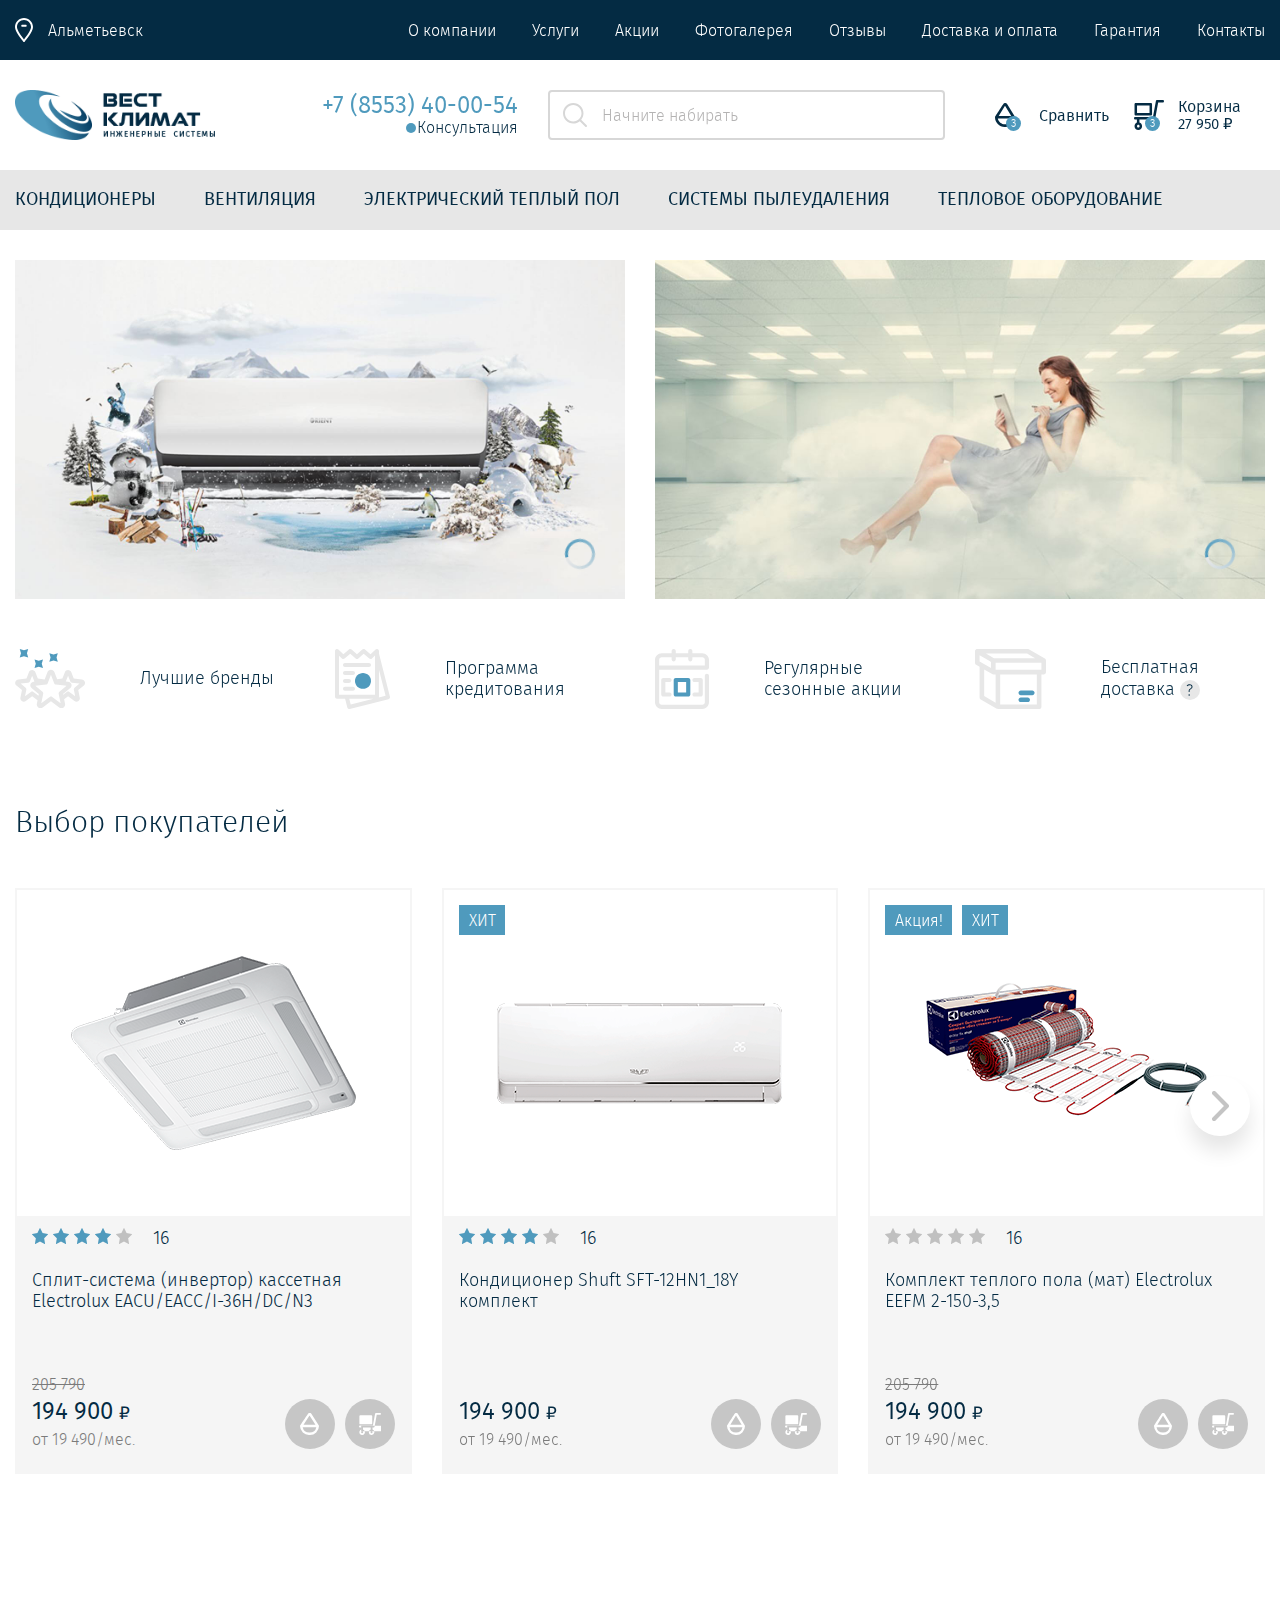
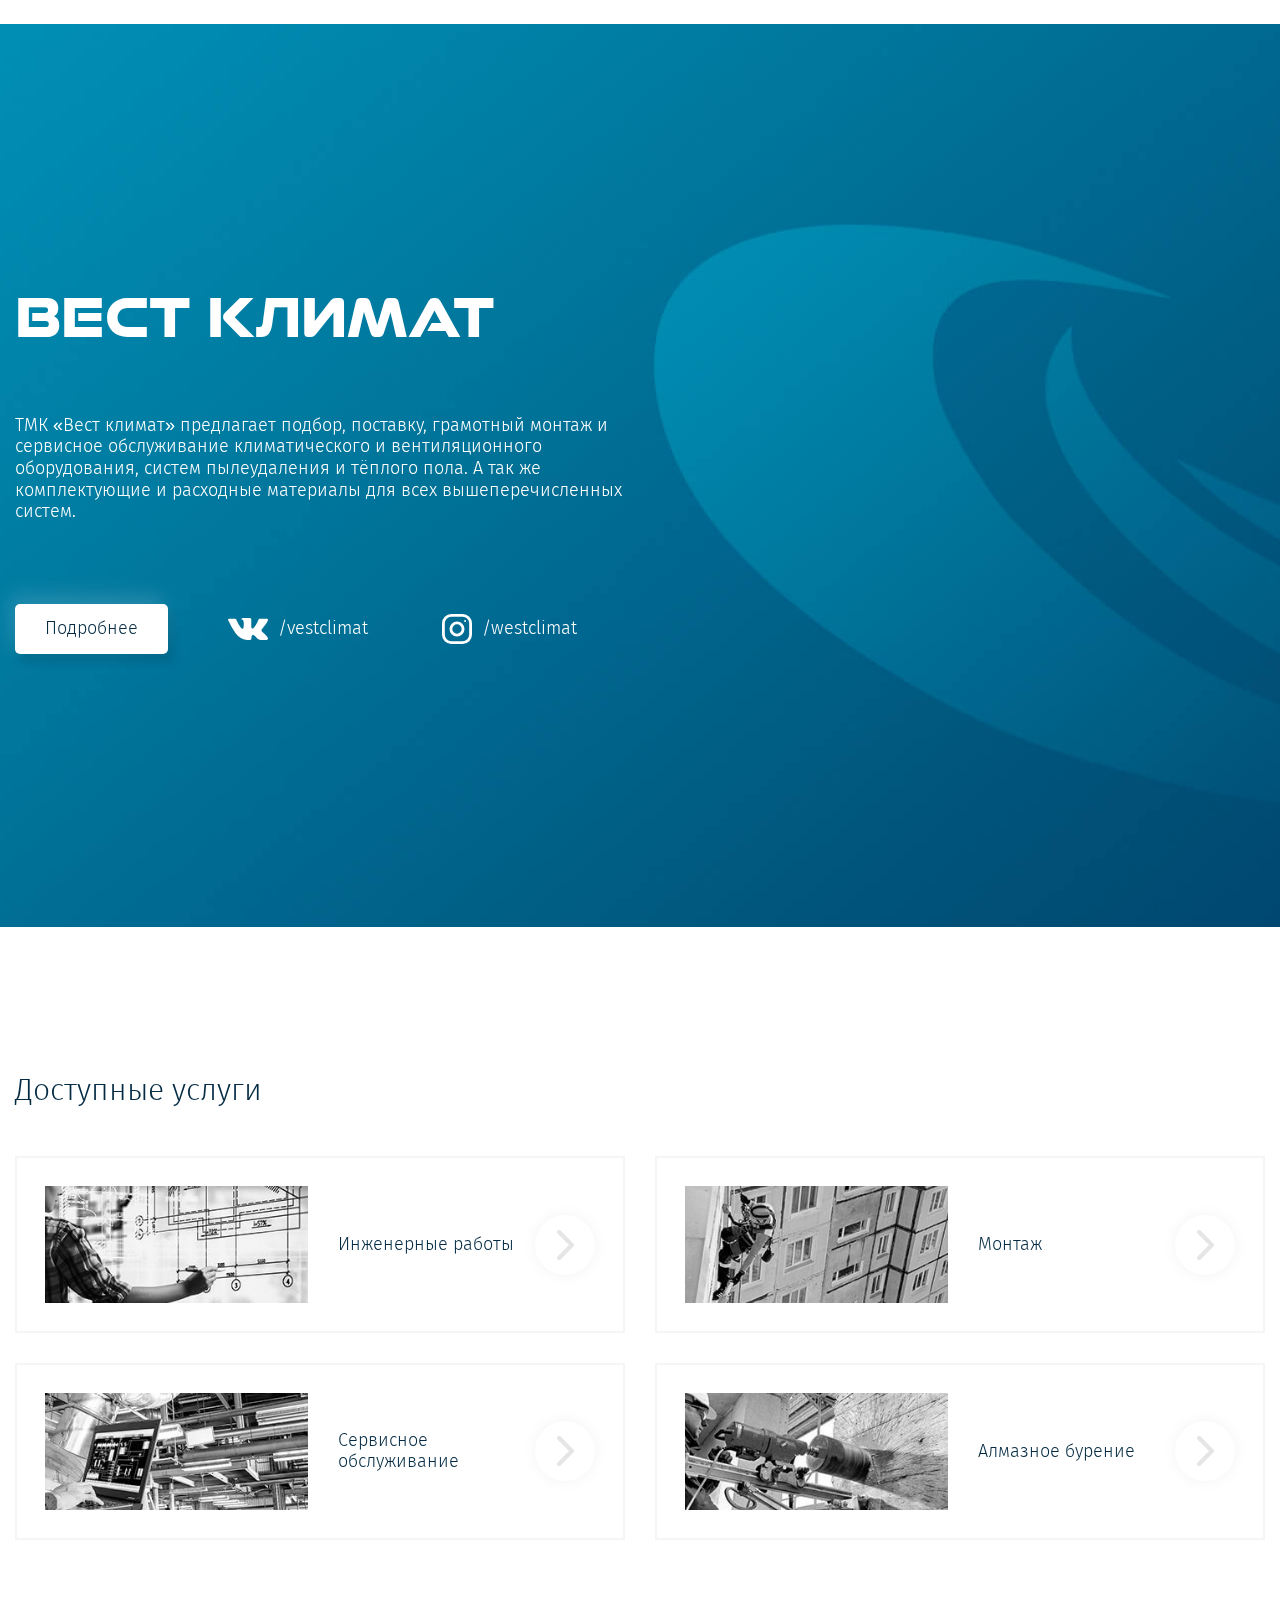
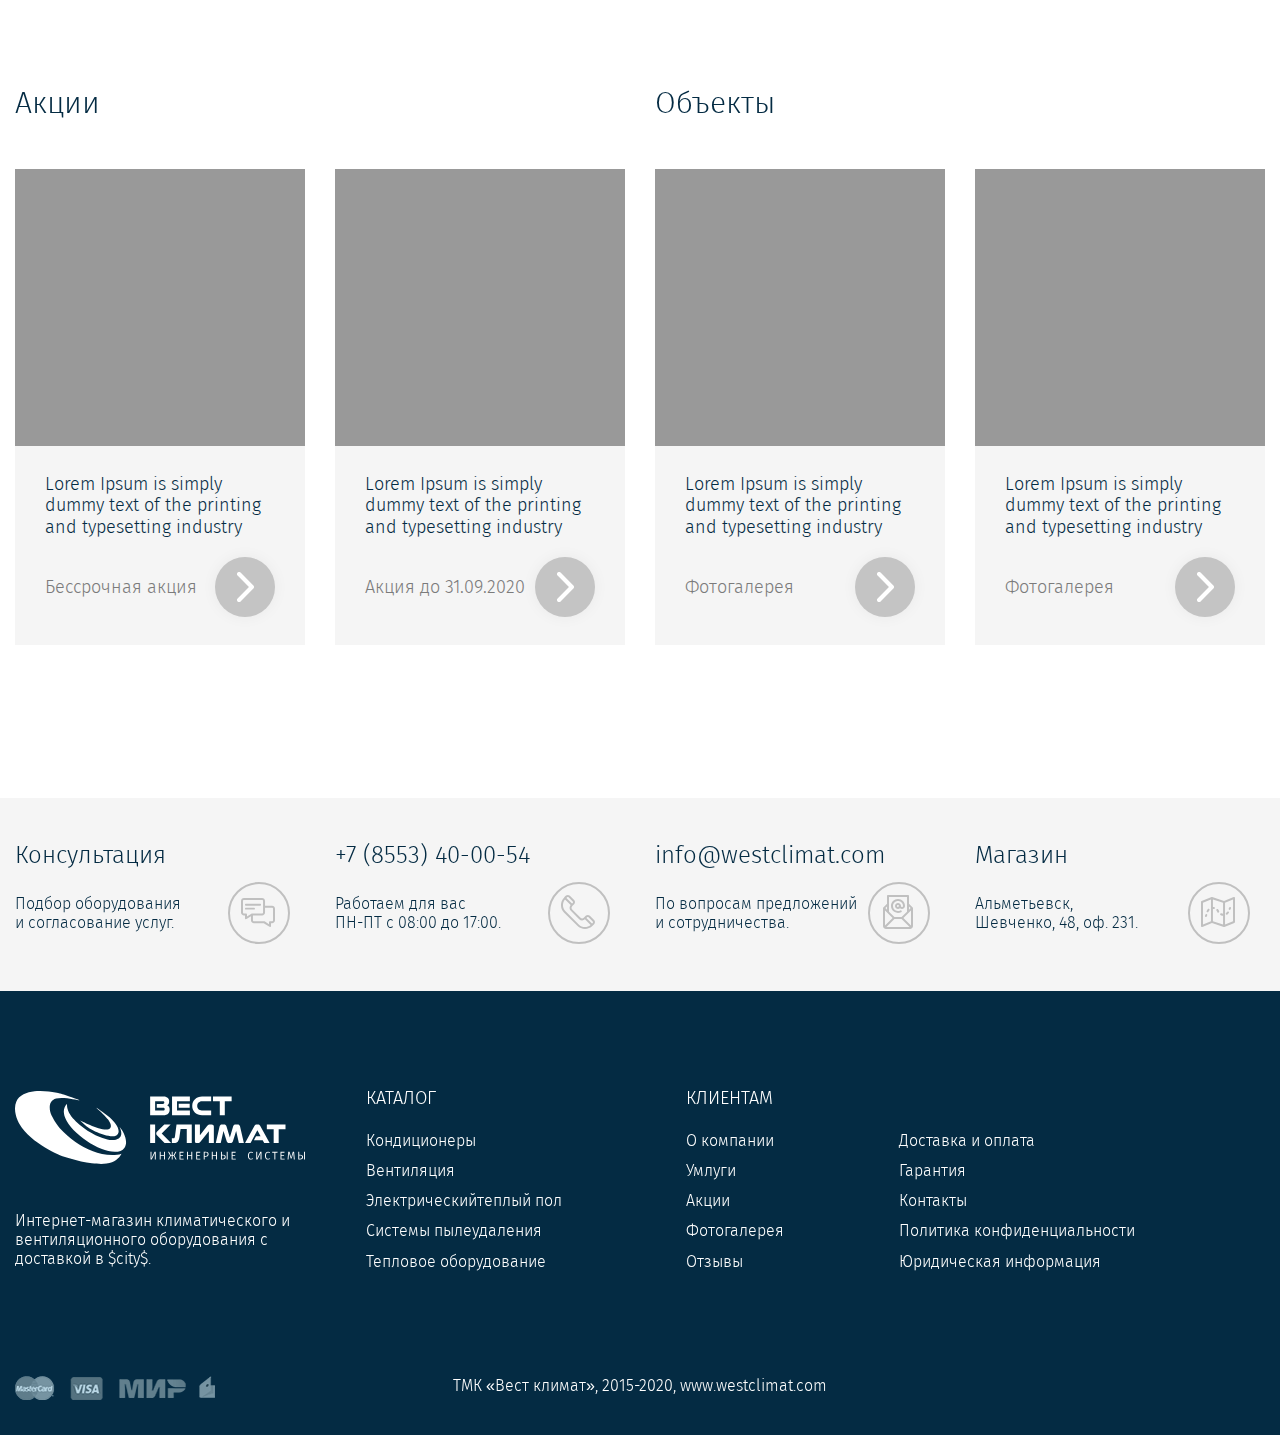
<file: index.html>
<!DOCTYPE html>
<html lang="ru">
<head>
  <meta charset="UTF-8">
  <meta name="viewport" content="width=device-width, initial-scale=1.0, shrink-to-fit=no">

  <title>ВЕСТ КЛИМАТ - Инженерные системы</title>

  <link rel="stylesheet" href="libs/bootstrap/css/bootstrap.min.css">
  <link rel="stylesheet" href="libs/swiper/swiper.min.css">
  <link rel="stylesheet" href="fonts/firasans/firasans.css">
  <link rel="stylesheet" href="css/style.css">
  <link rel="stylesheet" href="css/media.css">

  <script src="libs/jquery/jquery.min.js"></script>
  <script src="libs/bootstrap/js/bootstrap.bundle.min.js"></script>
  <script src="libs/swiper/swiper.min.js"></script>
</head>
<body>

<div class="header">
  <div class="header-top">
    <div class="container">
      <div class="flex space-between">
        <a href="javascript:void(0)" class="header-top-city">Альметьевск</a>
        <div class="header-top-list">
          <a class="header-top-link void" href="about.html">О компании</a>
          <a class="header-top-link void" href="services.html">Услуги</a>
          <a class="header-top-link void" href="stocks.html">Акции</a>
          <a class="header-top-link void" href="gallery.html">Фотогалерея</a>
          <a class="header-top-link void" href="reviews.html">Отзывы</a>
          <a class="header-top-link void" href="delivery.html">Доставка и оплата</a>
          <a class="header-top-link void" href="warranty.html">Гарантия</a>
          <a class="header-top-link void" href="contacts.html">Контакты</a>
        </div>
        <div class="responsive-item"><a href="tel:+78553400054" class="header-tel">+7 (8553) 40-00-54</a></div>
      </div>
    </div>
  </div>
  <div class="header-main">
    <div class="container">
      <div class="row row-center">
        <div class="col-lg-5">
          <div class="header-flex">
            <a href="/" class="header-logo">
              <img class="header-logo-src" src="images/logo.png" alt="ВЕСТ КЛИМАТ - Инженерные системы">
            </a>
  
            <div class="header-contact">
              <a href="tel:+78553400054" class="header-contact-link header-contact-tel">
                +7 (8553) 40-00-54
              </a>
              <a href="javascript:void(0)" class="header-contact-link header-contact-modal" data-toggle="modal" data-target="#consultModal">
                Консультация
              </a>
            </div>
          </div>
        </div>
        <div class="col-lg-4">
          <input type="text" class="header-search form-style" placeholder="Начните набирать">
        </div>
        <div class="col-lg-3">
          <div class="header-actions">
            <a href="javascript:void(0)" class="header-action has-items">
              <div class="header-action-icon">
                <img src="images/header-compare-icon.svg" alt="">
                <div class="header-action-count">3</div>
              </div>
              <div class="header-action-body">
                <div class="header-action-title">Сравнить</div>
              </div>
            </a>
            <a href="javascript:void(0)" class="header-action has-items">
              <div class="header-action-icon">
                <img src="images/header-cart.svg" alt="">
                <div class="header-action-count">3</div>
              </div>
              <div class="header-action-body">
                <div class="header-action-title">Корзина</div>
                <div class="header-action-total">27 950 ₽</div>
              </div>
            </a>
          </div>
        </div>
      </div>
    </div>
  </div>
  <div class="header-responsive">
    <div class="container">
      <div class="row row-responsive">
        <div class="col-logo">
          <a href="/" class="responsive-logo">
            <img class="responsive-logo-src" src="images/logo.png" alt="">
          </a>
        </div>
        <div class="col-btns">
          <a href="javascript:void(0)" class="responsive-btn search-button">
            <img class="responsive-btn-icon" src="images/header-search-icon.svg" alt="Поиск">
          </a>
          <a href="javascript:void(0)" class="responsive-btn">
            <img class="responsive-btn-icon" src="images/header-compare-icon.svg" alt="Сравнить">
            <div class="has-items-count">3</div>
          </a>
          <a href="javascript:void(0)" class="responsive-btn">
            <img class="responsive-btn-icon" src="images/header-cart.svg" alt="Корзина">
            <div class="has-items-count">3</div>
          </a>
        </div>
      </div>
    </div>
  </div>
  <div class="search-responsive">
    <div class="container">
      <form class="search-responsive-form"><input class="search-responsive-input" type="text" placeholder="Начните набирать..."></form>
    </div>
  </div>
  <div class="header-nav">
    <div class="container">
      <ul class="header-nav-list">
        <li class="header-nav-item drop-hover" data-nav-id="0">
          <a href="category.html" class="header-nav-link void">Кондиционеры</a>
          <div class="header-nav-drop" data-drop-id="0">
            <div class="container">
              <div class="row">
                <div class="col-lg-6">
                  <div class="nav-drop-inner nav-drop-catalog">
                    <div class="nav-drop-title">Каталог кондиционеров</div>
                    <div class="nav-drop-flex">
                      <ul class="nav-drop-list">
                        <li class="nav-drop-item">
                          <a href="javascript:void(0)" class="nav-drop-link">Мобильные</a>
                        </li>
                        <li class="nav-drop-item">
                          <a href="javascript:void(0)" class="nav-drop-link">Сплит-системы</a>
                          <ul class="nav-drop-sub">
                            <li class="nav-drop-sub-item">
                              <a href="javascript:void(0)" class="nav-drop-sub-link">Настенные</a>
                            </li>
                            <li class="nav-drop-sub-item">
                              <a href="javascript:void(0)" class="nav-drop-sub-link">Напольно-потолочные</a>
                            </li>
                            <li class="nav-drop-sub-item">
                              <a href="javascript:void(0)" class="nav-drop-sub-link">Кассетные</a>
                            </li>
                            <li class="nav-drop-sub-item">
                              <a href="javascript:void(0)" class="nav-drop-sub-link">Канальные</a>
                            </li>
                          </ul>
                        </li>
                      </ul>
                      <ul class="nav-drop-list">
                        <li class="nav-drop-item">
                          <a href="javascript:void(0)" class="nav-drop-link">Колонные</a>
                        </li>
                        <li class="nav-drop-item">
                          <a href="javascript:void(0)" class="nav-drop-link">Мультисплит-системы</a>
                        </li>
                        <li class="nav-drop-item">
                          <a href="javascript:void(0)" class="nav-drop-link">Расходные материалы</a>
                        </li>
                        <li class="nav-drop-item">
                          <a href="javascript:void(0)" class="nav-drop-link">Дополнительные аксесуры</a>
                        </li>
                      </ul>
                    </div>
                  </div>
                </div>
                <div class="col-lg-6">
                  <div class="nav-drop-inner">
                    <div class="nav-drop-title">Бренды</div>
                    <div class="nav-drop-flex">
                      <ul class="nav-drop-list nav-drop-list-right">
                        <li class="nav-drop-item">
                          <a href="javascript:void(0)" class="nav-drop-link">Ballu</a>
                        </li>
                        <li class="nav-drop-item">
                          <a href="javascript:void(0)" class="nav-drop-link">Elektrolux</a>
                        </li>
                        <li class="nav-drop-item">
                          <a href="javascript:void(0)" class="nav-drop-link">SHUFT</a>
                        </li>
                        <li class="nav-drop-item">
                          <a href="javascript:void(0)" class="nav-drop-link">Mitsubishi Electric</a>
                        </li>
                      </ul>
                      <ul class="nav-drop-list nav-drop-list-right">
                        <li class="nav-drop-item">
                          <a href="javascript:void(0)" class="nav-drop-link">Ballu</a>
                        </li>
                        <li class="nav-drop-item">
                          <a href="javascript:void(0)" class="nav-drop-link">Elektrolux</a>
                        </li>
                        <li class="nav-drop-item">
                          <a href="javascript:void(0)" class="nav-drop-link">SHUFT</a>
                        </li>
                        <li class="nav-drop-item">
                          <a href="javascript:void(0)" class="nav-drop-link">Mitsubishi Electric</a>
                        </li>
                      </ul>
                    </div>
                  </div>
                </div>
              </div>
            </div>
          </div>
        </li>
        <li class="header-nav-item">
          <a href="category.html" class="header-nav-link void">Вентиляция</a>
        </li>
        <li class="header-nav-item">
          <a href="category.html" class="header-nav-link void">Электрический теплый пол</a>
        </li>
        <li class="header-nav-item">
          <a href="category.html" class="header-nav-link void">Системы пылеудаления</a>
        </li>
        <li class="header-nav-item">
          <a href="category.html" class="header-nav-link void">Тепловое оборудование</a>
        </li>
      </ul>
    </div>
  </div>
</div>

<div class="header-burger">
  <div class="burger-line line-1"></div>
  <div class="burger-line line-2"></div>
  <div class="burger-line line-3"></div>
</div>

<div class="top-sliders">
  <div class="container">
    <div class="row">
      <div class="col-md-6">
        <div class="slider-top slider-top-left swiper-container">
          <div class="swiper-wrapper">
            <div class="swiper-slide slider-top-slide" 
                style="background-image: url(images/slider-1-slide.jpg);"></div>
          </div>
          <div class="slider-top-ellipse"><img src="images/top-slider-ellipse.png" alt=""></div>
        </div>
      </div>
      <div class="col-md-6">
        <div class="slider-top slider-top-right swiper-container">
          <div class="swiper-wrapper">
            <div class="swiper-slide slider-top-slide" 
                style="background-image: url(images/slider-2-slide.jpg);"></div>
          </div>
          <div class="slider-top-ellipse"><img src="images/top-slider-ellipse.png" alt=""></div>
        </div>
      </div>
    </div>
  </div>
</div>

<div class="advantage">
  <div class="container">
    <div class="row">
      <div class="col-lg-3 col-md-6 col-advantage">
        <div class="advantage-item">
          <img src="images/preim-icons/rating.svg" alt="Лучшие бренды" class="advantage-icon">
          <div class="advantage-title">Лучшие бренды</div>
        </div>
      </div>
      <div class="col-lg-3 col-md-6 col-advantage">
        <div class="advantage-item">
          <img src="images/preim-icons/invoice.svg" alt="Программа кредитования" class="advantage-icon">
          <div class="advantage-title">Программа кредитования</div>
        </div>
      </div>
      <div class="col-lg-3 col-md-6 col-advantage">
        <div class="advantage-item">
          <img src="images/preim-icons/calendar.svg" alt="Регулярные сезонные акции" class="advantage-icon">
          <div class="advantage-title">Регулярные сезонные акции</div>
        </div>
      </div>
      <div class="col-lg-3 col-md-6 col-advantage">
        <div class="advantage-item">
          <img src="images/preim-icons/box.svg" alt="Бесплатная доставка" class="advantage-icon">
          <div class="advantage-title">Бесплатная доставка <img src="images/tooltip-hint.svg" alt=""></div>
        </div>
      </div>
    </div>
  </div>
</div>

<div class="products-list">
  <div class="container">
    <div class="section-heading">Выбор покупателей</div>
    <div class="products-slider-wrap">
      <div class="products-slider swiper-container">
        <div class="swiper-wrapper">
          <div class="swiper-slide">
            <div class="product-item">
              <a href="javascript:void(0)" class="product-preview" style="background-image: url(images/products/1.png);"></a>
              <div class="product-body">
                <div class="product-rating">
                  <div class="product-rating-list">
                    <div class="product-rating-item active"></div>
                    <div class="product-rating-item active"></div>
                    <div class="product-rating-item active"></div>
                    <div class="product-rating-item active"></div>
                    <div class="product-rating-item"></div>
                  </div>
  
                  <div class="product-rating-count">16</div>
                </div>
                <a href="javascript:void(0)" class="product-name">
                  Сплит-система (инвертор) кассетная Electrolux EACU/EACС/I-36H/DC/N3
                </a>
                <div class="product-flex">
                  <div class="product-flex-item">
                    <div class="product-price">
                      <div class="product-price-old">205 790</div>
                      <div class="product-price-new">194 900 <span>₽</span></div>
                      <div class="product-price-credit">от 19 490/мес.</div>
                    </div>
                  </div>
                  <div class="product-flex-item product-flex-end">
                    <div class="product-btns">
                      <a href="javascript:void(0)" class="product-btn">
                        <img src="images/products/product-btn-1.svg" alt="">
                      </a>
                      <a href="javascript:void(0)" class="product-btn">
                        <img src="images/products/product-btn-2.svg" alt="">
                      </a>
                    </div>
                  </div>
                </div>
              </div>
            </div>
          </div>
          <div class="swiper-slide">
            <div class="product-item">
              <a href="javascript:void(0)" class="product-preview" style="background-image: url(images/products/2.png);"></a>
              <div class="product-body">
                <div class="product-rating">
                  <div class="product-rating-list">
                    <div class="product-rating-item active"></div>
                    <div class="product-rating-item active"></div>
                    <div class="product-rating-item active"></div>
                    <div class="product-rating-item active"></div>
                    <div class="product-rating-item"></div>
                  </div>
  
                  <div class="product-rating-count">16</div>
                </div>
                <a href="javascript:void(0)" class="product-name">
                  Кондиционер Shuft SFT-12HN1_18Y комплект
                </a>
                <div class="product-flex">
                  <div class="product-flex-item">
                    <div class="product-price">
                      <div class="product-price-new">194 900 <span>₽</span></div>
                      <div class="product-price-credit">от 19 490/мес.</div>
                    </div>
                  </div>
                  <div class="product-flex-item product-flex-end">
                    <div class="product-btns">
                      <a href="javascript:void(0)" class="product-btn">
                        <img src="images/products/product-btn-1.svg" alt="">
                      </a>
                      <a href="javascript:void(0)" class="product-btn">
                        <img src="images/products/product-btn-2.svg" alt="">
                      </a>
                    </div>
                  </div>
                </div>
              </div>
              <div class="product-labels">
                <div class="product-labels-item">ХИТ</div>
              </div>
            </div>
          </div>
          <div class="swiper-slide">
            <div class="product-item">
              <a href="javascript:void(0)" class="product-preview" style="background-image: url(images/products/3.png);"></a>
              <div class="product-body">
                <div class="product-rating">
                  <div class="product-rating-list">
                    <div class="product-rating-item"></div>
                    <div class="product-rating-item"></div>
                    <div class="product-rating-item"></div>
                    <div class="product-rating-item"></div>
                    <div class="product-rating-item"></div>
                  </div>
  
                  <div class="product-rating-count">16</div>
                </div>
                <a href="javascript:void(0)" class="product-name">
                  Комплект теплого пола (мат) Electrolux EEFM 2-150-3,5
                </a>
                <div class="product-flex">
                  <div class="product-flex-item">
                    <div class="product-price">
                      <div class="product-price-old">205 790</div>
                      <div class="product-price-new">194 900 <span>₽</span></div>
                      <div class="product-price-credit">от 19 490/мес.</div>
                    </div>
                  </div>
                  <div class="product-flex-item product-flex-end">
                    <div class="product-btns">
                      <a href="javascript:void(0)" class="product-btn">
                        <img src="images/products/product-btn-1.svg" alt="">
                      </a>
                      <a href="javascript:void(0)" class="product-btn">
                        <img src="images/products/product-btn-2.svg" alt="">
                      </a>
                    </div>
                  </div>
                </div>
              </div>
              <div class="product-labels">
                <div class="product-labels-item">Акция!</div>
                <div class="product-labels-item">ХИТ</div>
              </div>
            </div>
          </div>
          <div class="swiper-slide">
            <div class="product-item">
              <a href="javascript:void(0)" class="product-preview" style="background-image: url(images/products/4.png);"></a>
              <div class="product-body">
                <div class="product-rating">
                  <div class="product-rating-list">
                    <div class="product-rating-item"></div>
                    <div class="product-rating-item"></div>
                    <div class="product-rating-item"></div>
                    <div class="product-rating-item"></div>
                    <div class="product-rating-item"></div>
                  </div>
  
                  <div class="product-rating-count">16</div>
                </div>
                <a href="javascript:void(0)" class="product-name">
                  Сплит-система колонная Ballu BFL-24HN1_16Y
                </a>
                <div class="product-flex">
                  <div class="product-flex-item">
                    <div class="product-price">
                      <div class="product-price-new">194 900 <span>₽</span></div>
                      <div class="product-price-credit">от 19 490/мес.</div>
                    </div>
                  </div>
                  <div class="product-flex-item product-flex-end">
                    <div class="product-btns">
                      <a href="javascript:void(0)" class="product-btn">
                        <img src="images/products/product-btn-1.svg" alt="">
                      </a>
                      <a href="javascript:void(0)" class="product-btn">
                        <img src="images/products/product-btn-2.svg" alt="">
                      </a>
                    </div>
                  </div>
                </div>
              </div>
            </div>
          </div>
        </div>
      </div>

      <div class="products-pagination">
        <div class="products-pagination-item products-prev"></div>
        <div class="products-pagination-item products-next"></div>
      </div>
    </div>
  </div>
</div>

<div class="section-brand">
  <div class="container">
    <div class="row">
      <div class="col-lg-6">
        <div class="brand-heading">Вест климат</div>

        <p class="brand-p">
          ТМК «Вест климат» предлагает подбор, поставку, грамотный монтаж и 
          сервисное обслуживание климатического и вентиляционного 
          оборудования, систем пылеудаления и тёплого пола. А так же 
          комплектующие и расходные материалы для всех 
          вышеперечисленных систем.
        </p>
      </div>

      <div class="col-lg-6"></div>

      <div class="col-lg-6 col-brand">
        <div class="brand-flex">
          <div class="brand-flex-item">
            <a href="javascript:void(0)" class="brand-btn brand-link">Подробнее</a>
          </div>
          <div class="brand-flex-item">
            <a href="https://vk.com/vestclimat" class="brand-contact brand-link" target="_blank"><img src="images/vk-icon.svg" alt="/link"> /vestclimat</a>
          </div>
          <div class="brand-flex-item">
            <a href="https://instagram.com/westclimat" class="brand-contact brand-link" target="_blank"><img src="images/ig-icon.svg" alt="/link"> /westclimat</a>
          </div>
        </div>
      </div>
    </div>
  </div>
</div>

<div class="services">
  <div class="container">
    <div class="section-heading">Доступные услуги</div>

    <div class="row row-services">
      <div class="col-lg-6 col-services">
        <a href="javascript:void(0)" class="services-item">
          <div class="services-item-image" style="background-image: url(images/services/1.jpg);"></div>
          <div class="services-item-name">Инженерные работы</div>
          <div class="services-arrow"></div>
        </a>
      </div>
      <div class="col-lg-6 col-services">
        <a href="javascript:void(0)" class="services-item">
          <div class="services-item-image" style="background-image: url(images/services/2.jpg);"></div>
          <div class="services-item-name">Монтаж</div>
          <div class="services-arrow"></div>
        </a>
      </div>
      <div class="col-lg-6 col-services">
        <a href="javascript:void(0)" class="services-item">
          <div class="services-item-image" style="background-image: url(images/services/3.jpg);"></div>
          <div class="services-item-name">Сервисное обслуживание</div>
          <div class="services-arrow"></div>
        </a>
      </div>
      <div class="col-lg-6 col-services">
        <a href="javascript:void(0)" class="services-item">
          <div class="services-item-image" style="background-image: url(images/services/4.jpg);"></div>
          <div class="services-item-name">Алмазное бурение</div>
          <div class="services-arrow"></div>
        </a>
      </div>
    </div>
  </div>
</div>

<div class="stocks-objects">
  <div class="container">
    <div class="row">
      <div class="col-lg-6">
        <div class="section-heading">Акции</div>
        <div class="row row-posts">
          <div class="col-lg-6 col-md-6 col-post">
            <a href="javascript:void(0)" class="post-item">
              <div class="post-photo"></div>
              <div class="post-body">
                <div class="post-name">
                  Lorem Ipsum is simply dummy text 
                  of the printing and typesetting 
                  industry
                </div>
                <div class="post-footer">
                  <div class="post-footer-desc">
                    <span>Бессрочная акция</span>
                  </div>
                  <div class="post-arrow"></div>
                </div>
              </div>
            </a>
          </div>
          <div class="col-lg-6 col-md-6 col-post">
            <a href="javascript:void(0)" class="post-item">
              <div class="post-photo"></div>
              <div class="post-body">
                <div class="post-name">
                  Lorem Ipsum is simply dummy text 
                  of the printing and typesetting 
                  industry
                </div>
                <div class="post-footer">
                  <div class="post-footer-desc">
                    <span>Акция до 31.09.2020</span>
                  </div>
                  <div class="post-arrow"></div>
                </div>
              </div>
            </a>
          </div>
        </div>
      </div>
      <div class="col-lg-6">
        <div class="section-heading">Объекты</div>
        <div class="row row-posts">
          <div class="col-lg-6 col-md-6 col-post">
            <a href="javascript:void(0)" class="post-item">
              <div class="post-photo"></div>
              <div class="post-body">
                <div class="post-name">
                  Lorem Ipsum is simply dummy text 
                  of the printing and typesetting 
                  industry
                </div>
                <div class="post-footer">
                  <div class="post-footer-desc">
                    <span>Фотогалерея</span>
                  </div>
                  <div class="post-arrow"></div>
                </div>
              </div>
            </a>
          </div>
          <div class="col-lg-6 col-md-6 col-post">
            <a href="javascript:void(0)" class="post-item">
              <div class="post-photo"></div>
              <div class="post-body">
                <div class="post-name">
                  Lorem Ipsum is simply dummy text 
                  of the printing and typesetting 
                  industry
                </div>
                <div class="post-footer">
                  <div class="post-footer-desc">
                    <span>Фотогалерея</span>
                  </div>
                  <div class="post-arrow"></div>
                </div>
              </div>
            </a>
          </div>
        </div>
      </div>
    </div>
  </div>
</div>

<div class="contacts">
  <div class="container">
    <div class="row">
      <div class="col-lg-3 col-md-6 col-contacts">
        <div class="contacts-item">
          <div class="section-heading heading-accent">
            Консультация
          </div>
          <div class="contacts-flex">
            <div class="contacts-item-desc">
              Подбор оборудования <br>
              и согласование услуг.
            </div>
            <div class="contacts-item-icon">
              <img src="images/contacts/1.svg" class="contacts-icon" alt="Подбор оборудования и согласование услуг.">
            </div>
          </div>
        </div>
      </div>
      <div class="col-lg-3 col-md-6 col-contacts">
        <div class="contacts-item">
          <div class="section-heading heading-accent">
            +7 (8553) 40-00-54
          </div>
          <div class="contacts-flex">
            <div class="contacts-item-desc">
              Работаем для вас <br>
              ПН-ПТ с 08:00 до 17:00.
            </div>
            <div class="contacts-item-icon">
              <img src="images/contacts/2.svg" class="contacts-icon" alt="Работаем для вас ПН-ПТ с 08:00 до 17:00.">
            </div>
          </div>
        </div>
      </div>
      <div class="col-lg-3 col-md-6 col-contacts">
        <div class="contacts-item">
          <div class="section-heading heading-accent">
            info@westclimat.com
          </div>
          <div class="contacts-flex">
            <div class="contacts-item-desc">
              По вопросам предложений <br>
              и сотрудничества.
            </div>
            <div class="contacts-item-icon">
              <img src="images/contacts/3.svg" class="contacts-icon" alt="По вопросам предложений и сотрудничества.">
            </div>
          </div>
        </div>
      </div>
      <div class="col-lg-3 col-md-6 col-contacts">
        <div class="contacts-item">
          <div class="section-heading heading-accent">
            Магазин
          </div>
          <div class="contacts-flex">
            <div class="contacts-item-desc">
              Альметьевск, <br>
              Шевченко, 48, оф. 231.
            </div>
            <div class="contacts-item-icon">
              <img src="images/contacts/4.svg" class="contacts-icon" alt="Альметьевск, Шевченко, 48, оф. 231.">
            </div>
          </div>
        </div>
      </div>
    </div>
  </div>
</div>

<div class="footer">
  <div class="container">
    <div class="row">
      <div class="col-lg-3 col-md-6">
        <a href="javascript:void(0)" class="footer-logo">
          <img src="images/footer-logo.svg" alt="title" class="footer-logo-src">
        </a>

        <div class="footer-description">
          Интернет-магазин климатического и <br>
          вентиляционного оборудования с <br>
          доставкой в $city$.
        </div>
      </div>
      <div class="col-lg-3 col-md-6 col-footer">
        <div class="footer-title">Каталог</div>
        <ul class="footer-list">
          <li class="footer-list-item"><a href="javascript:void(0)" class="footer-list-link">Кондиционеры</a></li>
          <li class="footer-list-item"><a href="javascript:void(0)" class="footer-list-link">Вентиляция</a></li>
          <li class="footer-list-item"><a href="javascript:void(0)" class="footer-list-link">Электрическийтеплый пол</a></li>
          <li class="footer-list-item"><a href="javascript:void(0)" class="footer-list-link">Системы пылеудаления</a></li>
          <li class="footer-list-item"><a href="javascript:void(0)" class="footer-list-link">Тепловое оборудование</a></li>
        </ul>
      </div>
      <div class="col-lg-2 col-md-6 col-footer">
        <div class="footer-title">Клиентам</div>
        <ul class="footer-list">
          <li class="footer-list-item"><a href="javascript:void(0)" class="footer-list-link">О компании</a></li>
          <li class="footer-list-item"><a href="javascript:void(0)" class="footer-list-link">Умлуги</a></li>
          <li class="footer-list-item"><a href="javascript:void(0)" class="footer-list-link">Акции</a></li>
          <li class="footer-list-item"><a href="javascript:void(0)" class="footer-list-link">Фотогалерея</a></li>
          <li class="footer-list-item"><a href="javascript:void(0)" class="footer-list-link">Отзывы</a></li>
        </ul>
      </div>
      <div class="col-lg-4 col-md-6 col-footer">
        <div class="footer-title" data-empty>&nbsp;</div>
        <ul class="footer-list">
          <li class="footer-list-item"><a href="javascript:void(0)" class="footer-list-link">Доставка и оплата</a></li>
          <li class="footer-list-item"><a href="javascript:void(0)" class="footer-list-link">Гарантия</a></li>
          <li class="footer-list-item"><a href="javascript:void(0)" class="footer-list-link">Контакты</a></li>
          <li class="footer-list-item"><a href="javascript:void(0)" class="footer-list-link">Политика конфиденциальности</a></li>
          <li class="footer-list-item"><a href="javascript:void(0)" class="footer-list-link">Юридическая информация</a></li>
        </ul>
      </div>
    </div>

    <div class="footer-copyright">
      <img src="images/payments.png" class="footer-payments" alt=""> ТМК «Вест климат», 2015-2020, www.westclimat.com
    </div>
  </div>
</div>

<!-- Consult Modal -->
<div class="modal modal-custom fade" id="consultModal" data-backdrop="false" tabindex="-1" role="dialog" aria-hidden="true">
  <div class="modal-dialog modal-dialog-custom modal-dialog-centered">
    <div class="modal-content modal-content-custom">
      <div class="modal-custom-head">
        <div class="modal-custom-title">Консультация <div class="modal-custom-close" data-dismiss="modal"><img src="images/modal-close.svg" alt=""></div></div>
      </div>
      <div class="modal-custom-body">
        <p>
          Подбор оборудования и услуг по Вашим требованиям и бюджету. <br>
          Оставьте заявку прямо сейчас!
        </p>

        <form class="modal-form">
          <input type="text" class="modal-form-input" placeholder="Имя">
          <input type="text" class="modal-form-input" placeholder="Телефон">
          <button class="modal-form-button" type="submit">
            Оставить заявку
          </button>

          <div class="modal-agree">
            Нажимая на кнопку “Оставть заявку”,<br>
            Вы соглашаетесь на обратотку персональных данных.
          </div>
        </form>
      </div>
    </div>
  </div>
</div>

<div class="overlay"></div>

<script src="libs/main.js"></script>
</body>
</html>
</file>
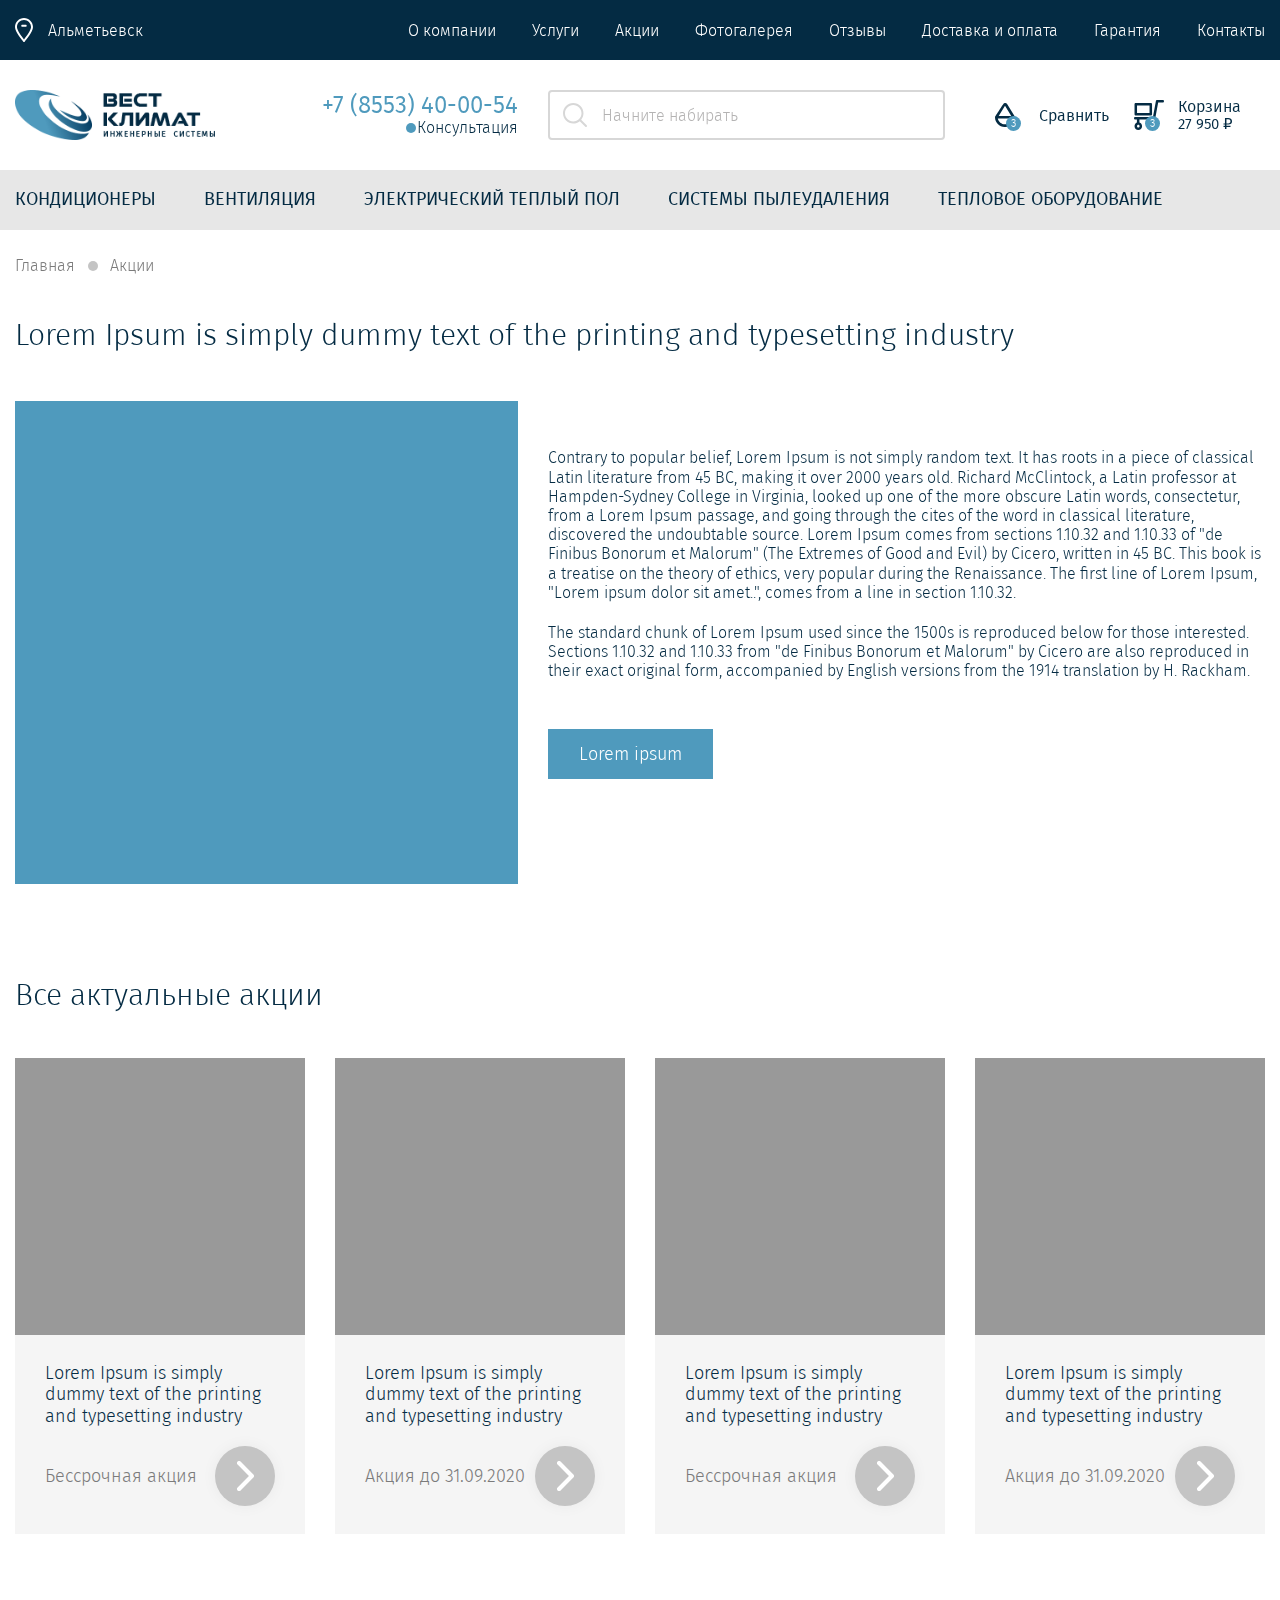
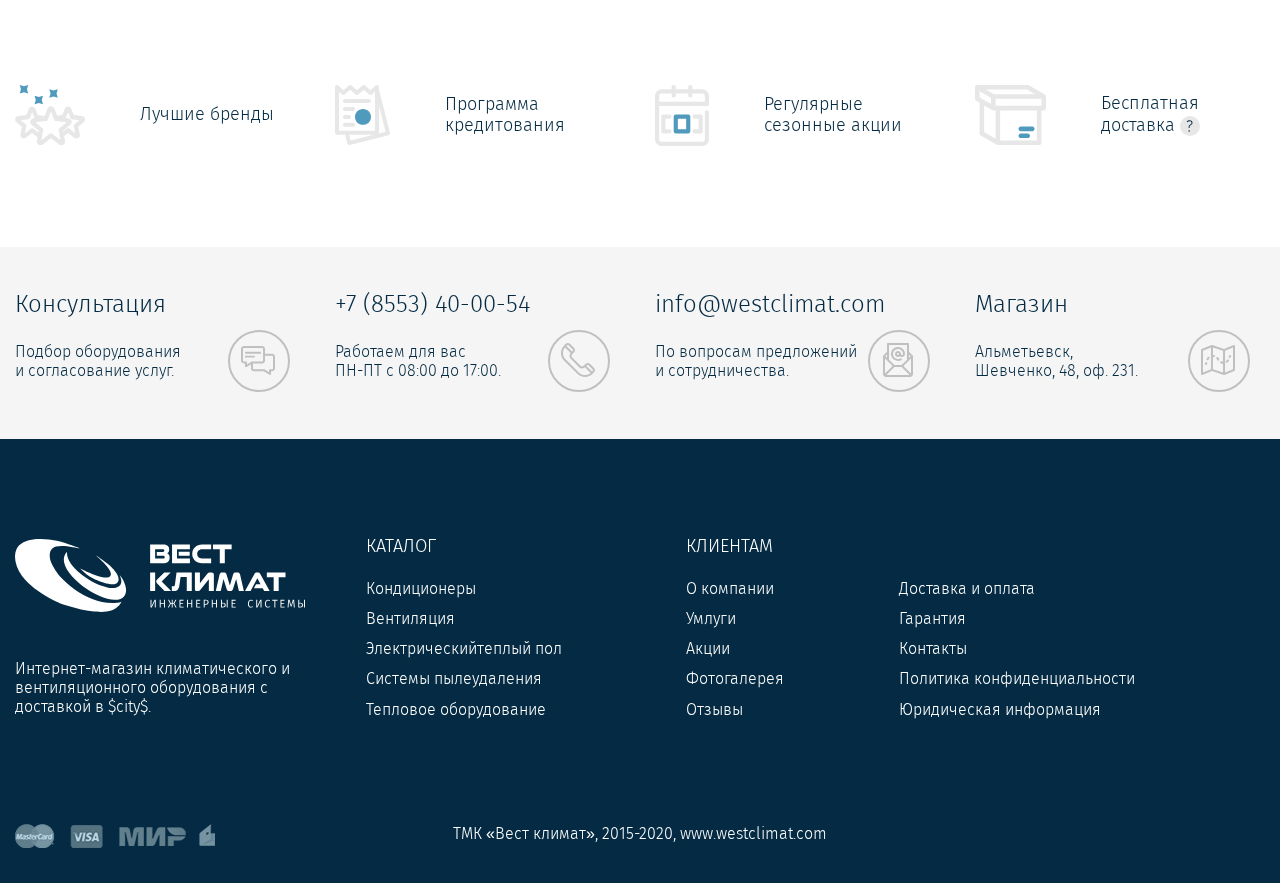
<file: akcii-kartochka.html>
<!DOCTYPE html>
<html lang="ru">
<head>
  <meta charset="UTF-8">
  <meta name="viewport" content="width=device-width, initial-scale=1.0, shrink-to-fit=no">

  <title>ВЕСТ КЛИМАТ - Инженерные системы</title>

  <link rel="stylesheet" href="libs/bootstrap/css/bootstrap.min.css">
  <link rel="stylesheet" href="libs/swiper/swiper.min.css">
  <link rel="stylesheet" href="fonts/firasans/firasans.css">
  <link rel="stylesheet" href="css/style.css">
  <link rel="stylesheet" href="css/media.css">

  <script src="libs/jquery/jquery.min.js"></script>
  <script src="libs/bootstrap/js/bootstrap.bundle.min.js"></script>
  <script src="libs/swiper/swiper.min.js"></script>
</head>
<body>

<div class="header">
  <div class="header-top">
  <div class="container">
    <div class="flex space-between">
    <a href="javascript:void(0)" class="header-top-city">Альметьевск</a>
    <div class="header-top-list">
      <a class="header-top-link void" href="about.html">О компании</a>
      <a class="header-top-link void" href="services.html">Услуги</a>
      <a class="header-top-link void" href="stocks.html">Акции</a>
      <a class="header-top-link void" href="gallery.html">Фотогалерея</a>
      <a class="header-top-link void" href="reviews.html">Отзывы</a>
      <a class="header-top-link void" href="delivery.html">Доставка и оплата</a>
      <a class="header-top-link void" href="warranty.html">Гарантия</a>
      <a class="header-top-link void" href="contacts.html">Контакты</a>
    </div>
    <div class="responsive-item"><a href="tel:+78553400054" class="header-tel">+7 (8553) 40-00-54</a></div>
    </div>
  </div>
  </div>
  <div class="header-main">
  <div class="container">
    <div class="row row-center">
    <div class="col-lg-5">
      <div class="header-flex">
      <a href="/" class="header-logo">
        <img class="header-logo-src" src="images/logo.png" alt="ВЕСТ КЛИМАТ - Инженерные системы">
      </a>
  
      <div class="header-contact">
        <a href="tel:+78553400054" class="header-contact-link header-contact-tel">
        +7 (8553) 40-00-54
        </a>
        <a href="javascript:void(0)" class="header-contact-link header-contact-modal" data-toggle="modal" data-target="#consultModal">
        Консультация
        </a>
      </div>
      </div>
    </div>
    <div class="col-lg-4">
      <input type="text" class="header-search form-style" placeholder="Начните набирать">
    </div>
    <div class="col-lg-3">
      <div class="header-actions">
      <a href="javascript:void(0)" class="header-action has-items">
        <div class="header-action-icon">
        <img src="images/header-compare-icon.svg" alt="">
        <div class="header-action-count">3</div>
        </div>
        <div class="header-action-body">
        <div class="header-action-title">Сравнить</div>
        </div>
      </a>
      <a href="javascript:void(0)" class="header-action has-items">
        <div class="header-action-icon">
        <img src="images/header-cart.svg" alt="">
        <div class="header-action-count">3</div>
        </div>
        <div class="header-action-body">
        <div class="header-action-title">Корзина</div>
        <div class="header-action-total">27 950 ₽</div>
        </div>
      </a>
      </div>
    </div>
    </div>
  </div>
  </div>
  <div class="header-responsive">
  <div class="container">
    <div class="row row-responsive">
    <div class="col-logo">
      <a href="/" class="responsive-logo">
      <img class="responsive-logo-src" src="images/logo.png" alt="">
      </a>
    </div>
    <div class="col-btns">
      <a href="javascript:void(0)" class="responsive-btn search-button">
      <img class="responsive-btn-icon" src="images/header-search-icon.svg" alt="Поиск">
      </a>
      <a href="javascript:void(0)" class="responsive-btn">
      <img class="responsive-btn-icon" src="images/header-compare-icon.svg" alt="Сравнить">
      <div class="has-items-count">3</div>
      </a>
      <a href="javascript:void(0)" class="responsive-btn">
      <img class="responsive-btn-icon" src="images/header-cart.svg" alt="Корзина">
      <div class="has-items-count">3</div>
      </a>
    </div>
    </div>
  </div>
  </div>
  <div class="search-responsive">
  <div class="container">
    <form class="search-responsive-form"><input class="search-responsive-input" type="text" placeholder="Начните набирать..."></form>
  </div>
  </div>
  <div class="header-nav">
  <div class="container">
    <ul class="header-nav-list">
    <li class="header-nav-item drop-hover" data-nav-id="0">
      <a href="category.html" class="header-nav-link void">Кондиционеры</a>
      <div class="header-nav-drop" data-drop-id="0">
      <div class="container">
        <div class="row">
        <div class="col-lg-6">
          <div class="nav-drop-inner nav-drop-catalog">
          <div class="nav-drop-title">Каталог кондиционеров</div>
          <div class="nav-drop-flex">
            <ul class="nav-drop-list">
            <li class="nav-drop-item">
              <a href="javascript:void(0)" class="nav-drop-link">Мобильные</a>
            </li>
            <li class="nav-drop-item">
              <a href="javascript:void(0)" class="nav-drop-link">Сплит-системы</a>
              <ul class="nav-drop-sub">
              <li class="nav-drop-sub-item">
                <a href="javascript:void(0)" class="nav-drop-sub-link">Настенные</a>
              </li>
              <li class="nav-drop-sub-item">
                <a href="javascript:void(0)" class="nav-drop-sub-link">Напольно-потолочные</a>
              </li>
              <li class="nav-drop-sub-item">
                <a href="javascript:void(0)" class="nav-drop-sub-link">Кассетные</a>
              </li>
              <li class="nav-drop-sub-item">
                <a href="javascript:void(0)" class="nav-drop-sub-link">Канальные</a>
              </li>
              </ul>
            </li>
            </ul>
            <ul class="nav-drop-list">
            <li class="nav-drop-item">
              <a href="javascript:void(0)" class="nav-drop-link">Колонные</a>
            </li>
            <li class="nav-drop-item">
              <a href="javascript:void(0)" class="nav-drop-link">Мультисплит-системы</a>
            </li>
            <li class="nav-drop-item">
              <a href="javascript:void(0)" class="nav-drop-link">Расходные материалы</a>
            </li>
            <li class="nav-drop-item">
              <a href="javascript:void(0)" class="nav-drop-link">Дополнительные аксесуры</a>
            </li>
            </ul>
          </div>
          </div>
        </div>
        <div class="col-lg-6">
          <div class="nav-drop-inner">
          <div class="nav-drop-title">Бренды</div>
          <div class="nav-drop-flex">
            <ul class="nav-drop-list nav-drop-list-right">
            <li class="nav-drop-item">
              <a href="javascript:void(0)" class="nav-drop-link">Ballu</a>
            </li>
            <li class="nav-drop-item">
              <a href="javascript:void(0)" class="nav-drop-link">Elektrolux</a>
            </li>
            <li class="nav-drop-item">
              <a href="javascript:void(0)" class="nav-drop-link">SHUFT</a>
            </li>
            <li class="nav-drop-item">
              <a href="javascript:void(0)" class="nav-drop-link">Mitsubishi Electric</a>
            </li>
            </ul>
            <ul class="nav-drop-list nav-drop-list-right">
            <li class="nav-drop-item">
              <a href="javascript:void(0)" class="nav-drop-link">Ballu</a>
            </li>
            <li class="nav-drop-item">
              <a href="javascript:void(0)" class="nav-drop-link">Elektrolux</a>
            </li>
            <li class="nav-drop-item">
              <a href="javascript:void(0)" class="nav-drop-link">SHUFT</a>
            </li>
            <li class="nav-drop-item">
              <a href="javascript:void(0)" class="nav-drop-link">Mitsubishi Electric</a>
            </li>
            </ul>
          </div>
          </div>
        </div>
        </div>
      </div>
      </div>
    </li>
    <li class="header-nav-item">
      <a href="category.html" class="header-nav-link void">Вентиляция</a>
    </li>
    <li class="header-nav-item">
      <a href="category.html" class="header-nav-link void">Электрический теплый пол</a>
    </li>
    <li class="header-nav-item">
      <a href="category.html" class="header-nav-link void">Системы пылеудаления</a>
    </li>
    <li class="header-nav-item">
      <a href="category.html" class="header-nav-link void">Тепловое оборудование</a>
    </li>
    </ul>
  </div>
  </div>
</div>

<div class="header-burger">
  <div class="burger-line line-1"></div>
  <div class="burger-line line-2"></div>
  <div class="burger-line line-3"></div>
</div>

<div class="page-breadcrumbs">
  <div class="container">
    <div class="page-breadcrumbs-list">
      <a href="javascript:void(0)" class="page-breadcrumbs-link">Главная</a>
      <a href="javascript:void(0)" class="page-breadcrumbs-link">Акции</a>
    </div>

    <div class="section-heading">Lorem Ipsum is simply dummy text of the printing and typesetting industry</div>
  </div>
</div>

<div class="stock-detail">
  <div class="container">
    <div class="row">
      <div class="col-lg-5">
        <div class="stock-detail-photo" style="background-color: #4f9abd"></div>
      </div>
      <div class="col-lg-7">
        <div class="stock-detail-content">
          <p>
          Contrary to popular belief, Lorem Ipsum is not simply random text. It has roots in a piece of classical Latin literature 
          from 45 BC, making it over 2000 years old. Richard McClintock, a Latin professor at Hampden-Sydney College in 
          Virginia, looked up one of the more obscure Latin words, consectetur, from a Lorem Ipsum passage, and going 
          through the cites of the word in classical literature, discovered the undoubtable source. Lorem Ipsum comes from 
          sections 1.10.32 and 1.10.33 of "de Finibus Bonorum et Malorum" (The Extremes of Good and Evil) by Cicero, written in 
          45 BC. This book is a treatise on the theory of ethics, very popular during the Renaissance. The first line of Lorem 
          Ipsum, "Lorem ipsum dolor sit amet..", comes from a line in section 1.10.32.
        </p>
        <p>
          The standard chunk of Lorem Ipsum used since the 1500s is reproduced below for those interested. Sections 1.10.32 
          and 1.10.33 from "de Finibus Bonorum et Malorum" by Cicero are also reproduced in their exact original form, 
          accompanied by English versions from the 1914 translation by H. Rackham.
        </p>
        <a href="javascript:void(0)" class="button-default stock-detail-btn">Lorem ipsum</a>
        </div>
      </div>
    </div>
  </div>
</div>

<div class="stocks-objects stocks-objects-page">
  <div class="container">
    <div class="section-heading">Все актуальные акции</div>

    <div class="row row-detail">
      <div class="col-lg-3 col-md-3 col-post">
        <a href="javascript:void(0)" class="post-item">
          <div class="post-photo"></div>
          <div class="post-body">
            <div class="post-name">
              Lorem Ipsum is simply dummy text 
              of the printing and typesetting 
              industry
            </div>
            <div class="post-footer">
              <div class="post-footer-desc">
                <span>Бессрочная акция</span>
              </div>
              <div class="post-arrow"></div>
            </div>
          </div>
        </a>
      </div>
      <div class="col-lg-3 col-md-3 col-post">
        <a href="javascript:void(0)" class="post-item">
          <div class="post-photo"></div>
          <div class="post-body">
            <div class="post-name">
              Lorem Ipsum is simply dummy text 
              of the printing and typesetting 
              industry
            </div>
            <div class="post-footer">
              <div class="post-footer-desc">
                <span>Акция до 31.09.2020</span>
              </div>
              <div class="post-arrow"></div>
            </div>
          </div>
        </a>
      </div>
      <div class="col-lg-3 col-md-3 col-post">
        <a href="javascript:void(0)" class="post-item">
          <div class="post-photo"></div>
          <div class="post-body">
            <div class="post-name">
              Lorem Ipsum is simply dummy text 
              of the printing and typesetting 
              industry
            </div>
            <div class="post-footer">
              <div class="post-footer-desc">
                <span>Бессрочная акция</span>
              </div>
              <div class="post-arrow"></div>
            </div>
          </div>
        </a>
      </div>
      <div class="col-lg-3 col-md-3 col-post">
        <a href="javascript:void(0)" class="post-item">
          <div class="post-photo"></div>
          <div class="post-body">
            <div class="post-name">
              Lorem Ipsum is simply dummy text 
              of the printing and typesetting 
              industry
            </div>
            <div class="post-footer">
              <div class="post-footer-desc">
                <span>Акция до 31.09.2020</span>
              </div>
              <div class="post-arrow"></div>
            </div>
          </div>
        </a>
      </div>
    </div>
  </div>
</div>

<div class="advantage">
  <div class="container">
  <div class="row">
    <div class="col-lg-3 col-md-6 col-advantage">
    <div class="advantage-item">
      <img src="images/preim-icons/rating.svg" alt="Лучшие бренды" class="advantage-icon">
      <div class="advantage-title">Лучшие бренды</div>
    </div>
    </div>
    <div class="col-lg-3 col-md-6 col-advantage">
    <div class="advantage-item">
      <img src="images/preim-icons/invoice.svg" alt="Программа кредитования" class="advantage-icon">
      <div class="advantage-title">Программа кредитования</div>
    </div>
    </div>
    <div class="col-lg-3 col-md-6 col-advantage">
    <div class="advantage-item">
      <img src="images/preim-icons/calendar.svg" alt="Регулярные сезонные акции" class="advantage-icon">
      <div class="advantage-title">Регулярные сезонные акции</div>
    </div>
    </div>
    <div class="col-lg-3 col-md-6 col-advantage">
    <div class="advantage-item">
      <img src="images/preim-icons/box.svg" alt="Бесплатная доставка" class="advantage-icon">
      <div class="advantage-title">Бесплатная доставка <img src="images/tooltip-hint.svg" alt=""></div>
    </div>
    </div>
  </div>
  </div>
</div>

<div class="contacts cats-catalog-contacts">
  <div class="container">
  <div class="row">
    <div class="col-lg-3 col-md-6 col-contacts">
    <div class="contacts-item">
      <div class="section-heading heading-accent">
      Консультация
      </div>
      <div class="contacts-flex">
      <div class="contacts-item-desc">
        Подбор оборудования <br>
        и согласование услуг.
      </div>
      <div class="contacts-item-icon">
        <img src="images/contacts/1.svg" class="contacts-icon" alt="Подбор оборудования и согласование услуг.">
      </div>
      </div>
    </div>
    </div>
    <div class="col-lg-3 col-md-6 col-contacts">
    <div class="contacts-item">
      <div class="section-heading heading-accent">
      +7 (8553) 40-00-54
      </div>
      <div class="contacts-flex">
      <div class="contacts-item-desc">
        Работаем для вас <br>
        ПН-ПТ с 08:00 до 17:00.
      </div>
      <div class="contacts-item-icon">
        <img src="images/contacts/2.svg" class="contacts-icon" alt="Работаем для вас ПН-ПТ с 08:00 до 17:00.">
      </div>
      </div>
    </div>
    </div>
    <div class="col-lg-3 col-md-6 col-contacts">
    <div class="contacts-item">
      <div class="section-heading heading-accent">
      info@westclimat.com
      </div>
      <div class="contacts-flex">
      <div class="contacts-item-desc">
        По вопросам предложений <br>
        и сотрудничества.
      </div>
      <div class="contacts-item-icon">
        <img src="images/contacts/3.svg" class="contacts-icon" alt="По вопросам предложений и сотрудничества.">
      </div>
      </div>
    </div>
    </div>
    <div class="col-lg-3 col-md-6 col-contacts">
    <div class="contacts-item">
      <div class="section-heading heading-accent">
      Магазин
      </div>
      <div class="contacts-flex">
      <div class="contacts-item-desc">
        Альметьевск, <br>
        Шевченко, 48, оф. 231.
      </div>
      <div class="contacts-item-icon">
        <img src="images/contacts/4.svg" class="contacts-icon" alt="Альметьевск, Шевченко, 48, оф. 231.">
      </div>
      </div>
    </div>
    </div>
  </div>
  </div>
</div>

<div class="footer">
  <div class="container">
  <div class="row">
    <div class="col-lg-3 col-md-6">
    <a href="javascript:void(0)" class="footer-logo">
      <img src="images/footer-logo.svg" alt="title" class="footer-logo-src">
    </a>

    <div class="footer-description">
      Интернет-магазин климатического и <br>
      вентиляционного оборудования с <br>
      доставкой в $city$.
    </div>
    </div>
    <div class="col-lg-3 col-md-6 col-footer">
    <div class="footer-title">Каталог</div>
    <ul class="footer-list">
      <li class="footer-list-item"><a href="javascript:void(0)" class="footer-list-link">Кондиционеры</a></li>
      <li class="footer-list-item"><a href="javascript:void(0)" class="footer-list-link">Вентиляция</a></li>
      <li class="footer-list-item"><a href="javascript:void(0)" class="footer-list-link">Электрическийтеплый пол</a></li>
      <li class="footer-list-item"><a href="javascript:void(0)" class="footer-list-link">Системы пылеудаления</a></li>
      <li class="footer-list-item"><a href="javascript:void(0)" class="footer-list-link">Тепловое оборудование</a></li>
    </ul>
    </div>
    <div class="col-lg-2 col-md-6 col-footer">
    <div class="footer-title">Клиентам</div>
    <ul class="footer-list">
      <li class="footer-list-item"><a href="javascript:void(0)" class="footer-list-link">О компании</a></li>
      <li class="footer-list-item"><a href="javascript:void(0)" class="footer-list-link">Умлуги</a></li>
      <li class="footer-list-item"><a href="javascript:void(0)" class="footer-list-link">Акции</a></li>
      <li class="footer-list-item"><a href="javascript:void(0)" class="footer-list-link">Фотогалерея</a></li>
      <li class="footer-list-item"><a href="javascript:void(0)" class="footer-list-link">Отзывы</a></li>
    </ul>
    </div>
    <div class="col-lg-4 col-md-6 col-footer">
    <div class="footer-title" data-empty>&nbsp;</div>
    <ul class="footer-list">
      <li class="footer-list-item"><a href="javascript:void(0)" class="footer-list-link">Доставка и оплата</a></li>
      <li class="footer-list-item"><a href="javascript:void(0)" class="footer-list-link">Гарантия</a></li>
      <li class="footer-list-item"><a href="javascript:void(0)" class="footer-list-link">Контакты</a></li>
      <li class="footer-list-item"><a href="javascript:void(0)" class="footer-list-link">Политика конфиденциальности</a></li>
      <li class="footer-list-item"><a href="javascript:void(0)" class="footer-list-link">Юридическая информация</a></li>
    </ul>
    </div>
  </div>

  <div class="footer-copyright">
    <img src="images/payments.png" class="footer-payments" alt=""> ТМК «Вест климат», 2015-2020, www.westclimat.com
  </div>
  </div>
</div>

<!-- Consult Modal -->
<div class="modal modal-custom fade" id="consultModal" data-backdrop="false" tabindex="-1" role="dialog" aria-hidden="true">
  <div class="modal-dialog modal-dialog-custom modal-dialog-centered">
  <div class="modal-content modal-content-custom">
    <div class="modal-custom-head">
    <div class="modal-custom-title">Консультация <div class="modal-custom-close" data-dismiss="modal"><img src="images/modal-close.svg" alt=""></div></div>
    </div>
    <div class="modal-custom-body">
    <p>
      Подбор оборудования и услуг по Вашим требованиям и бюджету. <br>
      Оставьте заявку прямо сейчас!
    </p>

    <form class="modal-form">
      <input type="text" class="modal-form-input" placeholder="Имя">
      <input type="text" class="modal-form-input" placeholder="Телефон">
      <button class="modal-form-button" type="submit">
      Оставить заявку
      </button>

      <div class="modal-agree">
      Нажимая на кнопку “Оставть заявку”,<br>
      Вы соглашаетесь на обратотку персональных данных.
      </div>
    </form>
    </div>
  </div>
  </div>
</div>

<div class="overlay"></div>

<script src="libs/main.js"></script>
</body>
</html>
</file>
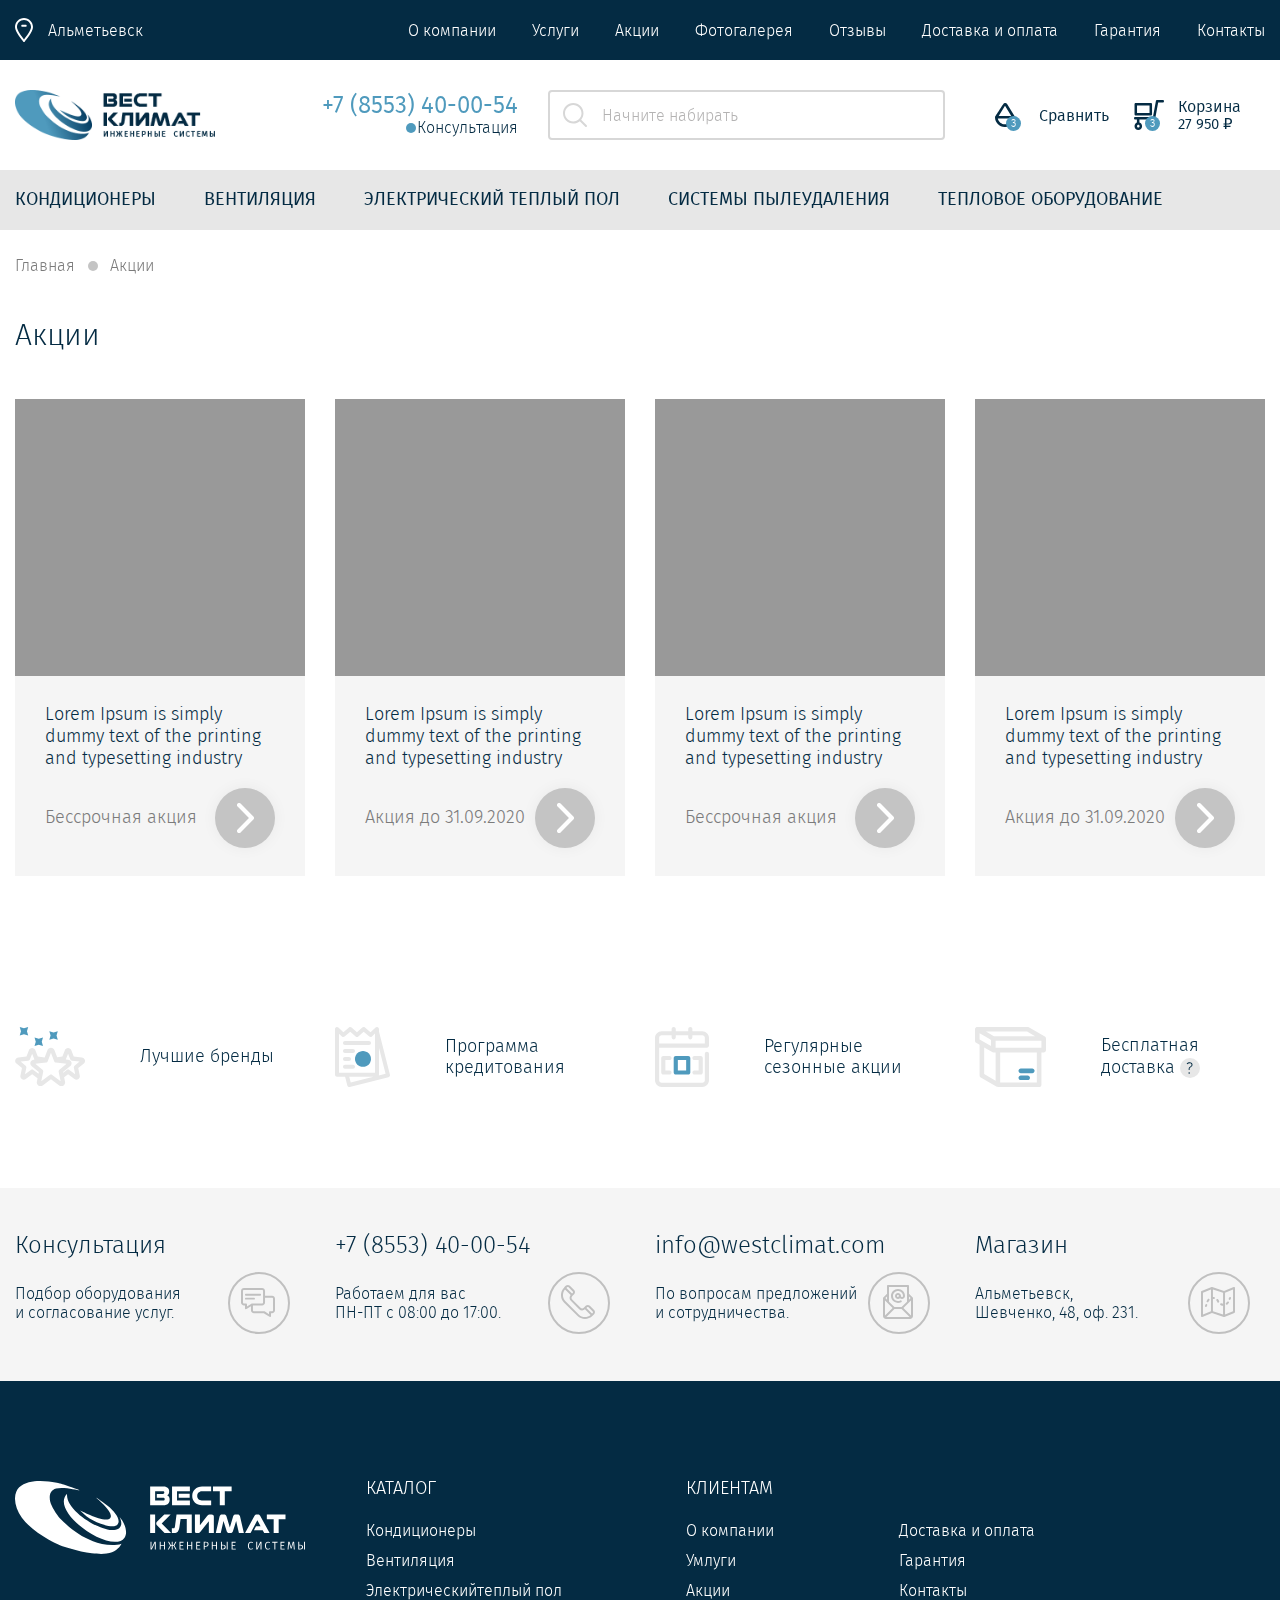
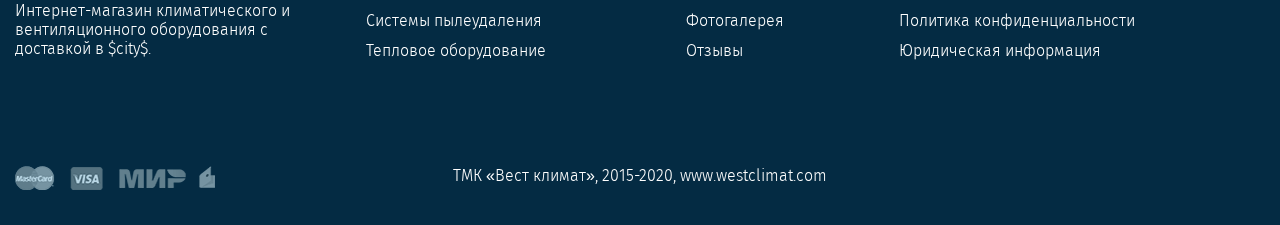
<file: akcii.html>
<!DOCTYPE html>
<html lang="ru">
<head>
  <meta charset="UTF-8">
  <meta name="viewport" content="width=device-width, initial-scale=1.0, shrink-to-fit=no">

  <title>ВЕСТ КЛИМАТ - Инженерные системы</title>

  <link rel="stylesheet" href="libs/bootstrap/css/bootstrap.min.css">
  <link rel="stylesheet" href="libs/swiper/swiper.min.css">
  <link rel="stylesheet" href="fonts/firasans/firasans.css">
  <link rel="stylesheet" href="css/style.css">
  <link rel="stylesheet" href="css/media.css">

  <script src="libs/jquery/jquery.min.js"></script>
  <script src="libs/bootstrap/js/bootstrap.bundle.min.js"></script>
  <script src="libs/swiper/swiper.min.js"></script>
</head>
<body>

<div class="header">
  <div class="header-top">
  <div class="container">
    <div class="flex space-between">
    <a href="javascript:void(0)" class="header-top-city">Альметьевск</a>
    <div class="header-top-list">
      <a class="header-top-link void" href="about.html">О компании</a>
      <a class="header-top-link void" href="services.html">Услуги</a>
      <a class="header-top-link void" href="stocks.html">Акции</a>
      <a class="header-top-link void" href="gallery.html">Фотогалерея</a>
      <a class="header-top-link void" href="reviews.html">Отзывы</a>
      <a class="header-top-link void" href="delivery.html">Доставка и оплата</a>
      <a class="header-top-link void" href="warranty.html">Гарантия</a>
      <a class="header-top-link void" href="contacts.html">Контакты</a>
    </div>
    <div class="responsive-item"><a href="tel:+78553400054" class="header-tel">+7 (8553) 40-00-54</a></div>
    </div>
  </div>
  </div>
  <div class="header-main">
  <div class="container">
    <div class="row row-center">
    <div class="col-lg-5">
      <div class="header-flex">
      <a href="/" class="header-logo">
        <img class="header-logo-src" src="images/logo.png" alt="ВЕСТ КЛИМАТ - Инженерные системы">
      </a>
  
      <div class="header-contact">
        <a href="tel:+78553400054" class="header-contact-link header-contact-tel">
        +7 (8553) 40-00-54
        </a>
        <a href="javascript:void(0)" class="header-contact-link header-contact-modal" data-toggle="modal" data-target="#consultModal">
        Консультация
        </a>
      </div>
      </div>
    </div>
    <div class="col-lg-4">
      <input type="text" class="header-search form-style" placeholder="Начните набирать">
    </div>
    <div class="col-lg-3">
      <div class="header-actions">
      <a href="javascript:void(0)" class="header-action has-items">
        <div class="header-action-icon">
        <img src="images/header-compare-icon.svg" alt="">
        <div class="header-action-count">3</div>
        </div>
        <div class="header-action-body">
        <div class="header-action-title">Сравнить</div>
        </div>
      </a>
      <a href="javascript:void(0)" class="header-action has-items">
        <div class="header-action-icon">
        <img src="images/header-cart.svg" alt="">
        <div class="header-action-count">3</div>
        </div>
        <div class="header-action-body">
        <div class="header-action-title">Корзина</div>
        <div class="header-action-total">27 950 ₽</div>
        </div>
      </a>
      </div>
    </div>
    </div>
  </div>
  </div>
  <div class="header-responsive">
  <div class="container">
    <div class="row row-responsive">
    <div class="col-logo">
      <a href="/" class="responsive-logo">
      <img class="responsive-logo-src" src="images/logo.png" alt="">
      </a>
    </div>
    <div class="col-btns">
      <a href="javascript:void(0)" class="responsive-btn search-button">
      <img class="responsive-btn-icon" src="images/header-search-icon.svg" alt="Поиск">
      </a>
      <a href="javascript:void(0)" class="responsive-btn">
      <img class="responsive-btn-icon" src="images/header-compare-icon.svg" alt="Сравнить">
      <div class="has-items-count">3</div>
      </a>
      <a href="javascript:void(0)" class="responsive-btn">
      <img class="responsive-btn-icon" src="images/header-cart.svg" alt="Корзина">
      <div class="has-items-count">3</div>
      </a>
    </div>
    </div>
  </div>
  </div>
  <div class="search-responsive">
  <div class="container">
    <form class="search-responsive-form"><input class="search-responsive-input" type="text" placeholder="Начните набирать..."></form>
  </div>
  </div>
  <div class="header-nav">
  <div class="container">
    <ul class="header-nav-list">
    <li class="header-nav-item drop-hover" data-nav-id="0">
      <a href="category.html" class="header-nav-link void">Кондиционеры</a>
      <div class="header-nav-drop" data-drop-id="0">
      <div class="container">
        <div class="row">
        <div class="col-lg-6">
          <div class="nav-drop-inner nav-drop-catalog">
          <div class="nav-drop-title">Каталог кондиционеров</div>
          <div class="nav-drop-flex">
            <ul class="nav-drop-list">
            <li class="nav-drop-item">
              <a href="javascript:void(0)" class="nav-drop-link">Мобильные</a>
            </li>
            <li class="nav-drop-item">
              <a href="javascript:void(0)" class="nav-drop-link">Сплит-системы</a>
              <ul class="nav-drop-sub">
              <li class="nav-drop-sub-item">
                <a href="javascript:void(0)" class="nav-drop-sub-link">Настенные</a>
              </li>
              <li class="nav-drop-sub-item">
                <a href="javascript:void(0)" class="nav-drop-sub-link">Напольно-потолочные</a>
              </li>
              <li class="nav-drop-sub-item">
                <a href="javascript:void(0)" class="nav-drop-sub-link">Кассетные</a>
              </li>
              <li class="nav-drop-sub-item">
                <a href="javascript:void(0)" class="nav-drop-sub-link">Канальные</a>
              </li>
              </ul>
            </li>
            </ul>
            <ul class="nav-drop-list">
            <li class="nav-drop-item">
              <a href="javascript:void(0)" class="nav-drop-link">Колонные</a>
            </li>
            <li class="nav-drop-item">
              <a href="javascript:void(0)" class="nav-drop-link">Мультисплит-системы</a>
            </li>
            <li class="nav-drop-item">
              <a href="javascript:void(0)" class="nav-drop-link">Расходные материалы</a>
            </li>
            <li class="nav-drop-item">
              <a href="javascript:void(0)" class="nav-drop-link">Дополнительные аксесуры</a>
            </li>
            </ul>
          </div>
          </div>
        </div>
        <div class="col-lg-6">
          <div class="nav-drop-inner">
          <div class="nav-drop-title">Бренды</div>
          <div class="nav-drop-flex">
            <ul class="nav-drop-list nav-drop-list-right">
            <li class="nav-drop-item">
              <a href="javascript:void(0)" class="nav-drop-link">Ballu</a>
            </li>
            <li class="nav-drop-item">
              <a href="javascript:void(0)" class="nav-drop-link">Elektrolux</a>
            </li>
            <li class="nav-drop-item">
              <a href="javascript:void(0)" class="nav-drop-link">SHUFT</a>
            </li>
            <li class="nav-drop-item">
              <a href="javascript:void(0)" class="nav-drop-link">Mitsubishi Electric</a>
            </li>
            </ul>
            <ul class="nav-drop-list nav-drop-list-right">
            <li class="nav-drop-item">
              <a href="javascript:void(0)" class="nav-drop-link">Ballu</a>
            </li>
            <li class="nav-drop-item">
              <a href="javascript:void(0)" class="nav-drop-link">Elektrolux</a>
            </li>
            <li class="nav-drop-item">
              <a href="javascript:void(0)" class="nav-drop-link">SHUFT</a>
            </li>
            <li class="nav-drop-item">
              <a href="javascript:void(0)" class="nav-drop-link">Mitsubishi Electric</a>
            </li>
            </ul>
          </div>
          </div>
        </div>
        </div>
      </div>
      </div>
    </li>
    <li class="header-nav-item">
      <a href="category.html" class="header-nav-link void">Вентиляция</a>
    </li>
    <li class="header-nav-item">
      <a href="category.html" class="header-nav-link void">Электрический теплый пол</a>
    </li>
    <li class="header-nav-item">
      <a href="category.html" class="header-nav-link void">Системы пылеудаления</a>
    </li>
    <li class="header-nav-item">
      <a href="category.html" class="header-nav-link void">Тепловое оборудование</a>
    </li>
    </ul>
  </div>
  </div>
</div>

<div class="header-burger">
  <div class="burger-line line-1"></div>
  <div class="burger-line line-2"></div>
  <div class="burger-line line-3"></div>
</div>

<div class="page-breadcrumbs">
  <div class="container">
    <div class="page-breadcrumbs-list">
      <a href="javascript:void(0)" class="page-breadcrumbs-link">Главная</a>
      <a href="javascript:void(0)" class="page-breadcrumbs-link">Акции</a>
    </div>

    <div class="section-heading">Акции</div>
  </div>
</div>

<div class="stocks-objects stocks-objects-page">
  <div class="container">
    <div class="row">
      <div class="col-lg-3 col-md-6 col-post">
        <a href="javascript:void(0)" class="post-item">
          <div class="post-photo"></div>
          <div class="post-body">
            <div class="post-name">
              Lorem Ipsum is simply dummy text 
              of the printing and typesetting 
              industry
            </div>
            <div class="post-footer">
              <div class="post-footer-desc">
                <span>Бессрочная акция</span>
              </div>
              <div class="post-arrow"></div>
            </div>
          </div>
        </a>
      </div>
      <div class="col-lg-3 col-md-6 col-post">
        <a href="javascript:void(0)" class="post-item">
          <div class="post-photo"></div>
          <div class="post-body">
            <div class="post-name">
              Lorem Ipsum is simply dummy text 
              of the printing and typesetting 
              industry
            </div>
            <div class="post-footer">
              <div class="post-footer-desc">
                <span>Акция до 31.09.2020</span>
              </div>
              <div class="post-arrow"></div>
            </div>
          </div>
        </a>
      </div>
      <div class="col-lg-3 col-md-6 col-post">
        <a href="javascript:void(0)" class="post-item">
          <div class="post-photo"></div>
          <div class="post-body">
            <div class="post-name">
              Lorem Ipsum is simply dummy text 
              of the printing and typesetting 
              industry
            </div>
            <div class="post-footer">
              <div class="post-footer-desc">
                <span>Бессрочная акция</span>
              </div>
              <div class="post-arrow"></div>
            </div>
          </div>
        </a>
      </div>
      <div class="col-lg-3 col-md-6 col-post">
        <a href="javascript:void(0)" class="post-item">
          <div class="post-photo"></div>
          <div class="post-body">
            <div class="post-name">
              Lorem Ipsum is simply dummy text 
              of the printing and typesetting 
              industry
            </div>
            <div class="post-footer">
              <div class="post-footer-desc">
                <span>Акция до 31.09.2020</span>
              </div>
              <div class="post-arrow"></div>
            </div>
          </div>
        </a>
      </div>
    </div>
  </div>
</div>

<div class="advantage">
  <div class="container">
  <div class="row">
    <div class="col-lg-3 col-md-6 col-advantage">
    <div class="advantage-item">
      <img src="images/preim-icons/rating.svg" alt="Лучшие бренды" class="advantage-icon">
      <div class="advantage-title">Лучшие бренды</div>
    </div>
    </div>
    <div class="col-lg-3 col-md-6 col-advantage">
    <div class="advantage-item">
      <img src="images/preim-icons/invoice.svg" alt="Программа кредитования" class="advantage-icon">
      <div class="advantage-title">Программа кредитования</div>
    </div>
    </div>
    <div class="col-lg-3 col-md-6 col-advantage">
    <div class="advantage-item">
      <img src="images/preim-icons/calendar.svg" alt="Регулярные сезонные акции" class="advantage-icon">
      <div class="advantage-title">Регулярные сезонные акции</div>
    </div>
    </div>
    <div class="col-lg-3 col-md-6 col-advantage">
    <div class="advantage-item">
      <img src="images/preim-icons/box.svg" alt="Бесплатная доставка" class="advantage-icon">
      <div class="advantage-title">Бесплатная доставка <img src="images/tooltip-hint.svg" alt=""></div>
    </div>
    </div>
  </div>
  </div>
</div>

<div class="contacts cats-catalog-contacts">
  <div class="container">
  <div class="row">
    <div class="col-lg-3 col-md-6 col-contacts">
    <div class="contacts-item">
      <div class="section-heading heading-accent">
      Консультация
      </div>
      <div class="contacts-flex">
      <div class="contacts-item-desc">
        Подбор оборудования <br>
        и согласование услуг.
      </div>
      <div class="contacts-item-icon">
        <img src="images/contacts/1.svg" class="contacts-icon" alt="Подбор оборудования и согласование услуг.">
      </div>
      </div>
    </div>
    </div>
    <div class="col-lg-3 col-md-6 col-contacts">
    <div class="contacts-item">
      <div class="section-heading heading-accent">
      +7 (8553) 40-00-54
      </div>
      <div class="contacts-flex">
      <div class="contacts-item-desc">
        Работаем для вас <br>
        ПН-ПТ с 08:00 до 17:00.
      </div>
      <div class="contacts-item-icon">
        <img src="images/contacts/2.svg" class="contacts-icon" alt="Работаем для вас ПН-ПТ с 08:00 до 17:00.">
      </div>
      </div>
    </div>
    </div>
    <div class="col-lg-3 col-md-6 col-contacts">
    <div class="contacts-item">
      <div class="section-heading heading-accent">
      info@westclimat.com
      </div>
      <div class="contacts-flex">
      <div class="contacts-item-desc">
        По вопросам предложений <br>
        и сотрудничества.
      </div>
      <div class="contacts-item-icon">
        <img src="images/contacts/3.svg" class="contacts-icon" alt="По вопросам предложений и сотрудничества.">
      </div>
      </div>
    </div>
    </div>
    <div class="col-lg-3 col-md-6 col-contacts">
    <div class="contacts-item">
      <div class="section-heading heading-accent">
      Магазин
      </div>
      <div class="contacts-flex">
      <div class="contacts-item-desc">
        Альметьевск, <br>
        Шевченко, 48, оф. 231.
      </div>
      <div class="contacts-item-icon">
        <img src="images/contacts/4.svg" class="contacts-icon" alt="Альметьевск, Шевченко, 48, оф. 231.">
      </div>
      </div>
    </div>
    </div>
  </div>
  </div>
</div>

<div class="footer">
  <div class="container">
  <div class="row">
    <div class="col-lg-3 col-md-6">
    <a href="javascript:void(0)" class="footer-logo">
      <img src="images/footer-logo.svg" alt="title" class="footer-logo-src">
    </a>

    <div class="footer-description">
      Интернет-магазин климатического и <br>
      вентиляционного оборудования с <br>
      доставкой в $city$.
    </div>
    </div>
    <div class="col-lg-3 col-md-6 col-footer">
    <div class="footer-title">Каталог</div>
    <ul class="footer-list">
      <li class="footer-list-item"><a href="javascript:void(0)" class="footer-list-link">Кондиционеры</a></li>
      <li class="footer-list-item"><a href="javascript:void(0)" class="footer-list-link">Вентиляция</a></li>
      <li class="footer-list-item"><a href="javascript:void(0)" class="footer-list-link">Электрическийтеплый пол</a></li>
      <li class="footer-list-item"><a href="javascript:void(0)" class="footer-list-link">Системы пылеудаления</a></li>
      <li class="footer-list-item"><a href="javascript:void(0)" class="footer-list-link">Тепловое оборудование</a></li>
    </ul>
    </div>
    <div class="col-lg-2 col-md-6 col-footer">
    <div class="footer-title">Клиентам</div>
    <ul class="footer-list">
      <li class="footer-list-item"><a href="javascript:void(0)" class="footer-list-link">О компании</a></li>
      <li class="footer-list-item"><a href="javascript:void(0)" class="footer-list-link">Умлуги</a></li>
      <li class="footer-list-item"><a href="javascript:void(0)" class="footer-list-link">Акции</a></li>
      <li class="footer-list-item"><a href="javascript:void(0)" class="footer-list-link">Фотогалерея</a></li>
      <li class="footer-list-item"><a href="javascript:void(0)" class="footer-list-link">Отзывы</a></li>
    </ul>
    </div>
    <div class="col-lg-4 col-md-6 col-footer">
    <div class="footer-title" data-empty>&nbsp;</div>
    <ul class="footer-list">
      <li class="footer-list-item"><a href="javascript:void(0)" class="footer-list-link">Доставка и оплата</a></li>
      <li class="footer-list-item"><a href="javascript:void(0)" class="footer-list-link">Гарантия</a></li>
      <li class="footer-list-item"><a href="javascript:void(0)" class="footer-list-link">Контакты</a></li>
      <li class="footer-list-item"><a href="javascript:void(0)" class="footer-list-link">Политика конфиденциальности</a></li>
      <li class="footer-list-item"><a href="javascript:void(0)" class="footer-list-link">Юридическая информация</a></li>
    </ul>
    </div>
  </div>

  <div class="footer-copyright">
    <img src="images/payments.png" class="footer-payments" alt=""> ТМК «Вест климат», 2015-2020, www.westclimat.com
  </div>
  </div>
</div>

<!-- Consult Modal -->
<div class="modal modal-custom fade" id="consultModal" data-backdrop="false" tabindex="-1" role="dialog" aria-hidden="true">
  <div class="modal-dialog modal-dialog-custom modal-dialog-centered">
  <div class="modal-content modal-content-custom">
    <div class="modal-custom-head">
    <div class="modal-custom-title">Консультация <div class="modal-custom-close" data-dismiss="modal"><img src="images/modal-close.svg" alt=""></div></div>
    </div>
    <div class="modal-custom-body">
    <p>
      Подбор оборудования и услуг по Вашим требованиям и бюджету. <br>
      Оставьте заявку прямо сейчас!
    </p>

    <form class="modal-form">
      <input type="text" class="modal-form-input" placeholder="Имя">
      <input type="text" class="modal-form-input" placeholder="Телефон">
      <button class="modal-form-button" type="submit">
      Оставить заявку
      </button>

      <div class="modal-agree">
      Нажимая на кнопку “Оставть заявку”,<br>
      Вы соглашаетесь на обратотку персональных данных.
      </div>
    </form>
    </div>
  </div>
  </div>
</div>

<div class="overlay"></div>

<script src="libs/main.js"></script>
</body>
</html>
</file>
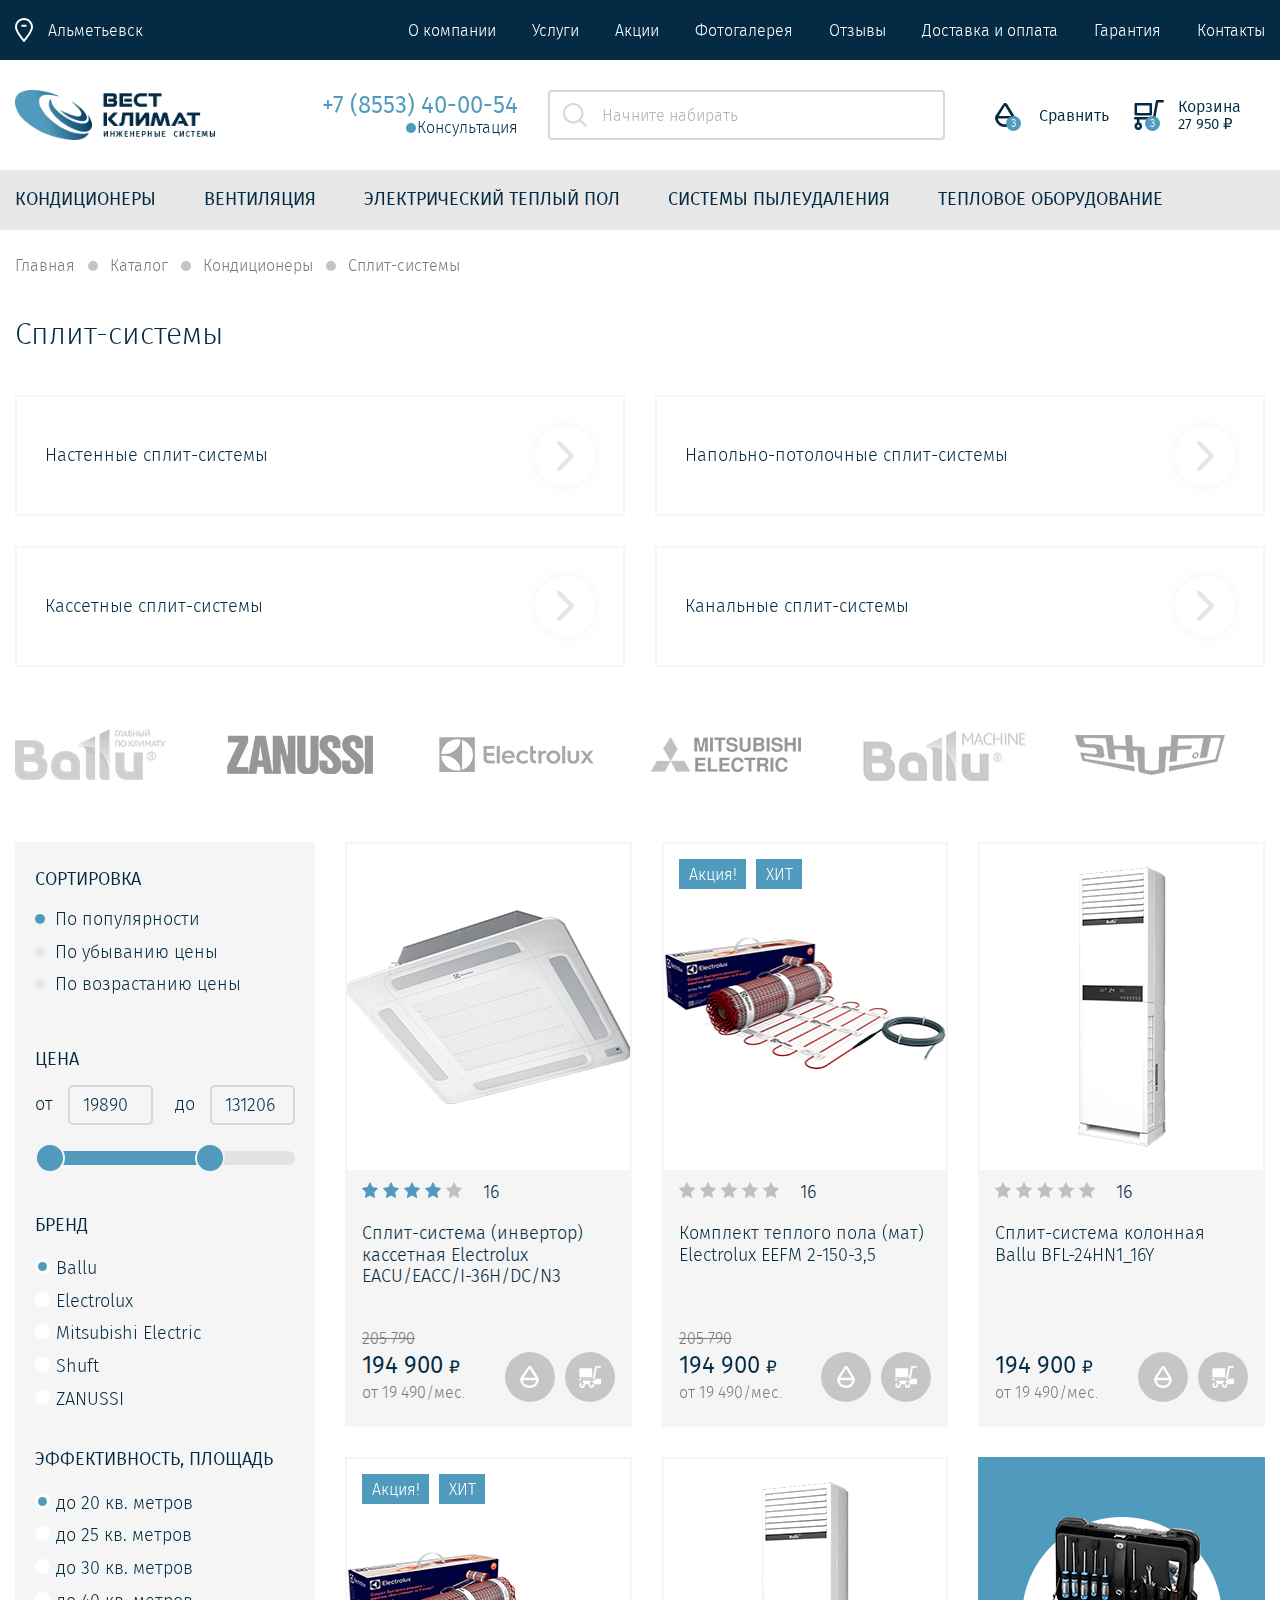
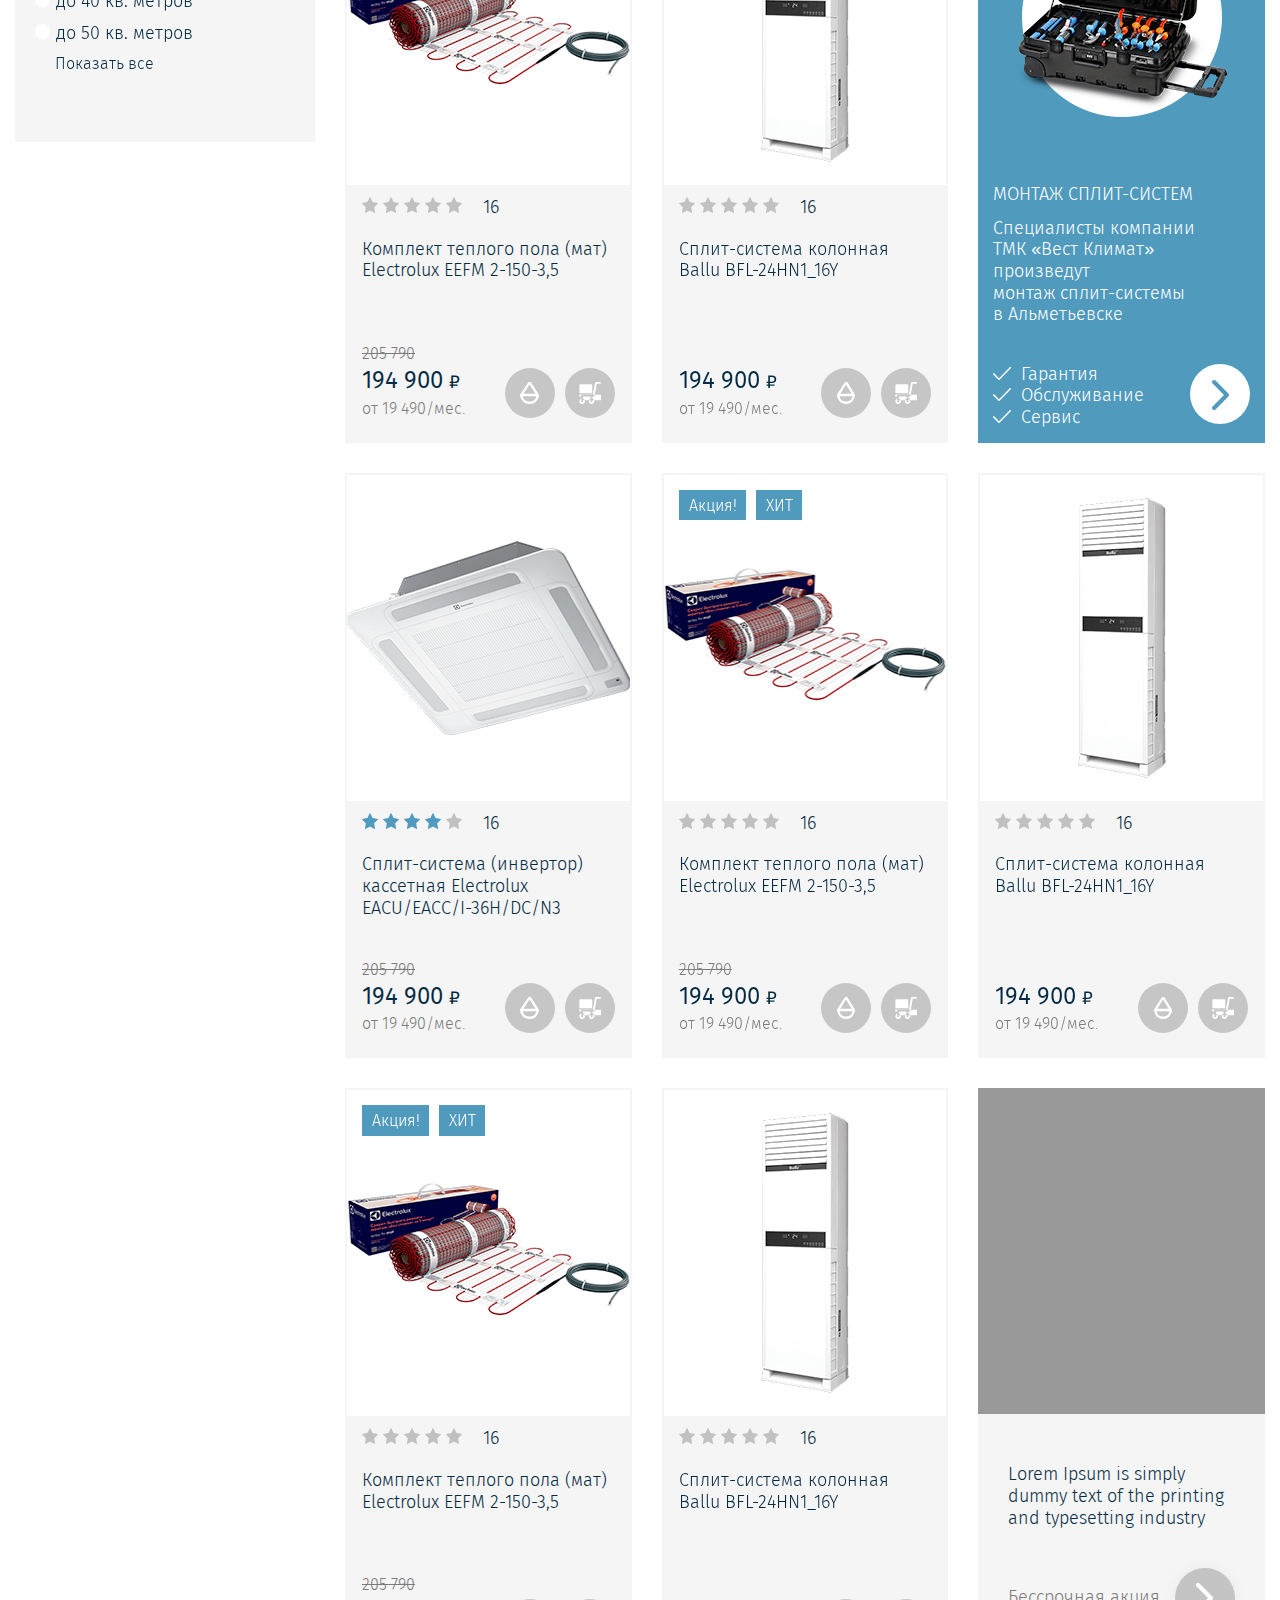
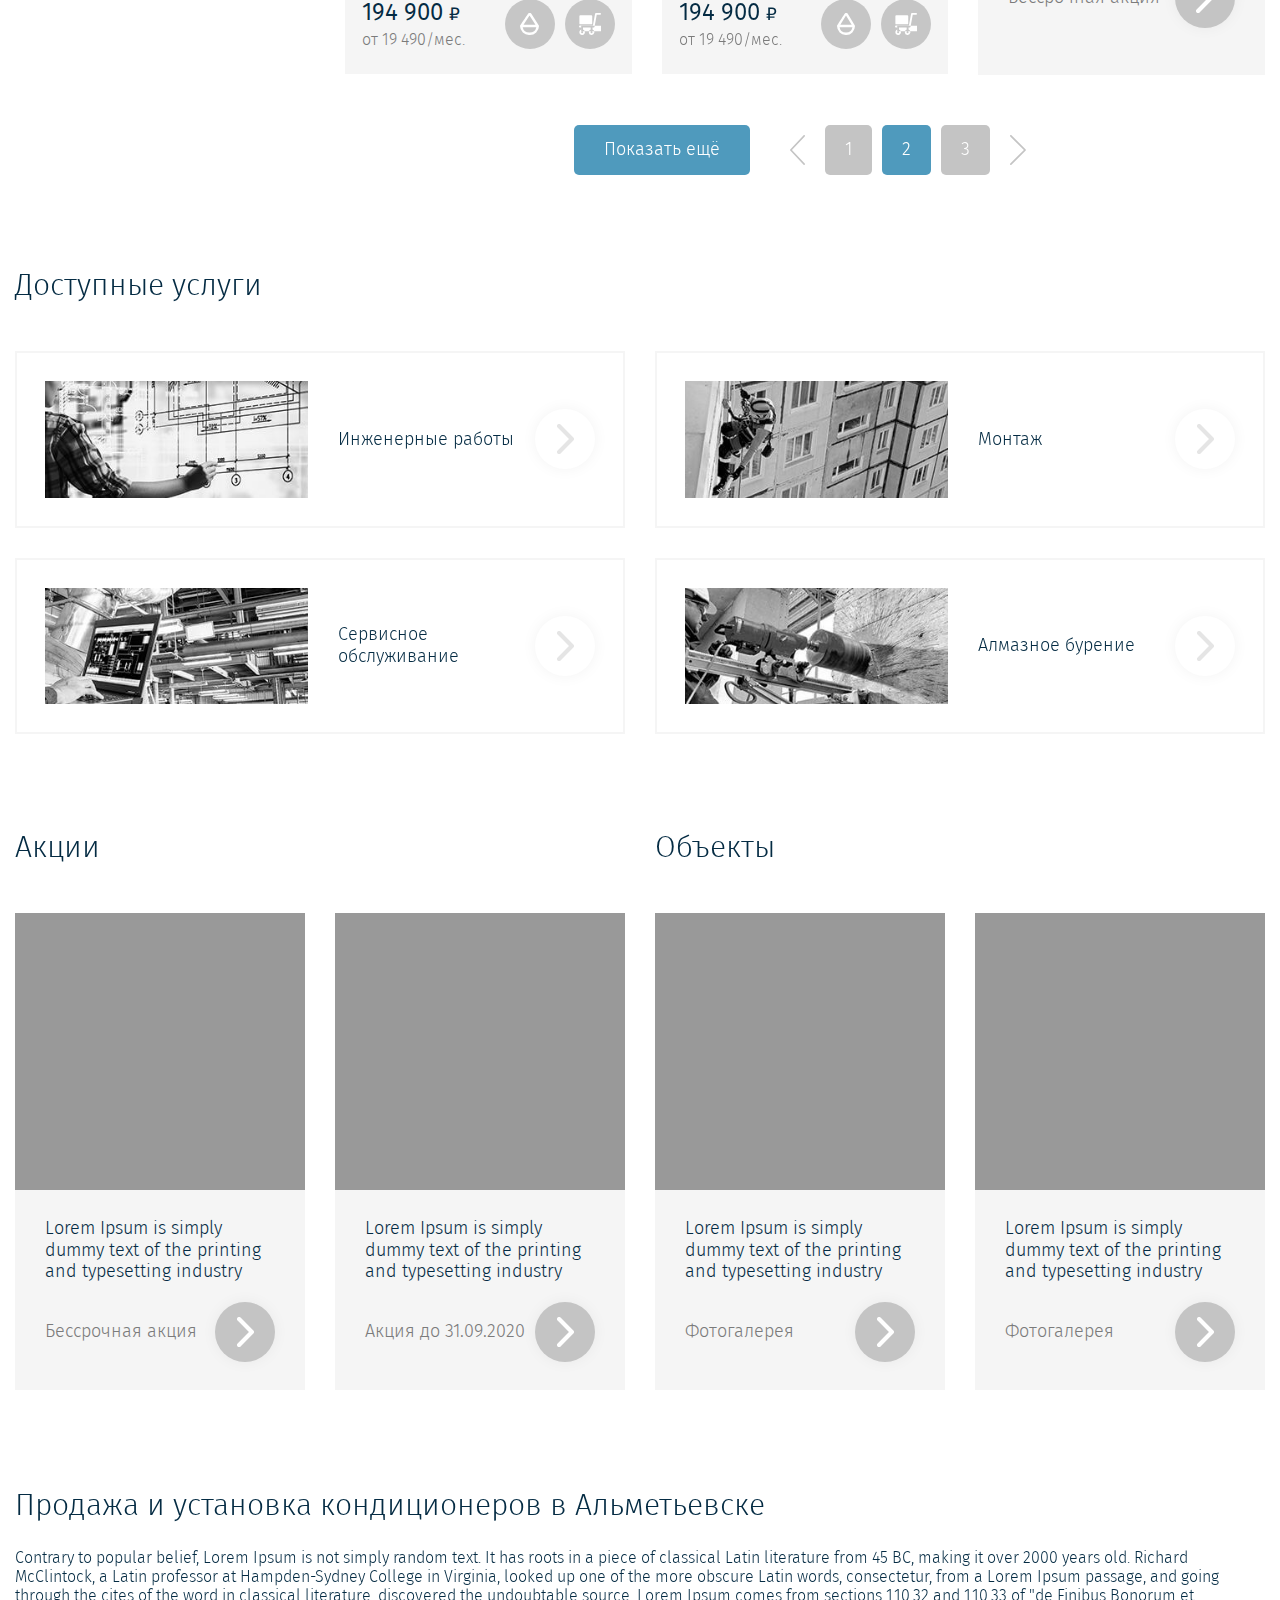
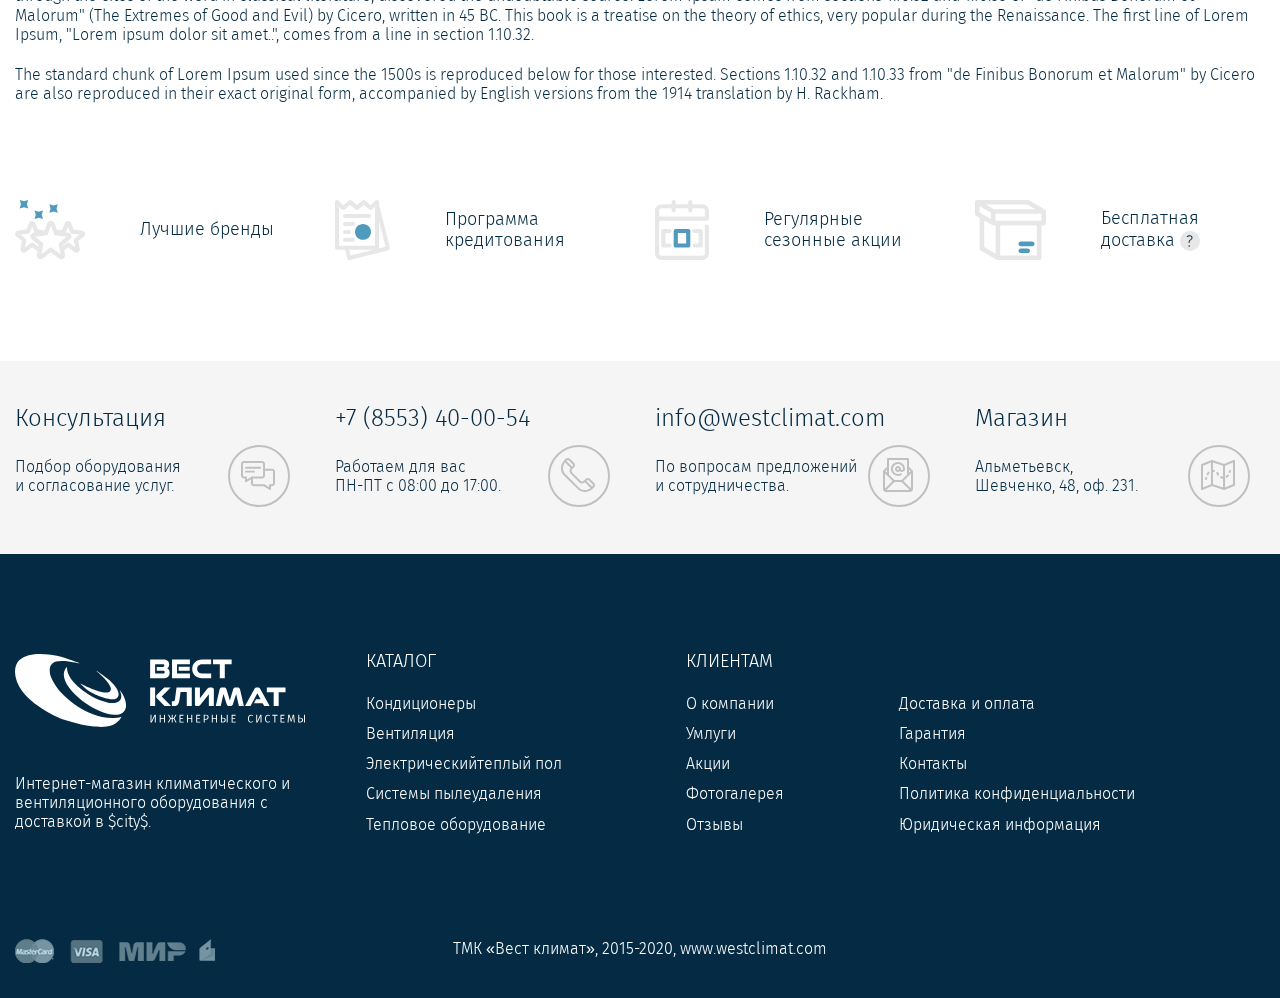
<file: catalog.html>
<!DOCTYPE html>
<html lang="ru">
<head>
  <meta charset="UTF-8">
  <meta name="viewport" content="width=device-width, initial-scale=1.0, shrink-to-fit=no">

  <title>ВЕСТ КЛИМАТ - Инженерные системы</title>

  <link rel="stylesheet" href="libs/bootstrap/css/bootstrap.min.css">
  <link rel="stylesheet" href="libs/swiper/swiper.min.css">
  <link rel="stylesheet" href="fonts/firasans/firasans.css">
  <link rel="stylesheet" href="libs//ion/ion.rangeSlider.min.css">
  <link rel="stylesheet" href="css/style.css">
  <link rel="stylesheet" href="css/media.css">

  <script src="libs/jquery/jquery.min.js"></script>
  <script src="libs/bootstrap/js/bootstrap.bundle.min.js"></script>
  <script src="libs/swiper/swiper.min.js"></script>
  <script src="libs/ion/ion.rangeSlider.min.js"></script>
</head>
<body>

<div class="header">
  <div class="header-top">
  <div class="container">
    <div class="flex space-between">
    <a href="javascript:void(0)" class="header-top-city">Альметьевск</a>
    <div class="header-top-list">
      <a class="header-top-link void" href="about.html">О компании</a>
      <a class="header-top-link void" href="services.html">Услуги</a>
      <a class="header-top-link void" href="stocks.html">Акции</a>
      <a class="header-top-link void" href="gallery.html">Фотогалерея</a>
      <a class="header-top-link void" href="reviews.html">Отзывы</a>
      <a class="header-top-link void" href="delivery.html">Доставка и оплата</a>
      <a class="header-top-link void" href="warranty.html">Гарантия</a>
      <a class="header-top-link void" href="contacts.html">Контакты</a>
    </div>
    <div class="responsive-item"><a href="tel:+78553400054" class="header-tel">+7 (8553) 40-00-54</a></div>
    </div>
  </div>
  </div>
  <div class="header-main">
  <div class="container">
    <div class="row row-center">
    <div class="col-lg-5">
      <div class="header-flex">
      <a href="/" class="header-logo">
        <img class="header-logo-src" src="images/logo.png" alt="ВЕСТ КЛИМАТ - Инженерные системы">
      </a>
  
      <div class="header-contact">
        <a href="tel:+78553400054" class="header-contact-link header-contact-tel">
        +7 (8553) 40-00-54
        </a>
        <a href="javascript:void(0)" class="header-contact-link header-contact-modal" data-toggle="modal" data-target="#consultModal">
        Консультация
        </a>
      </div>
      </div>
    </div>
    <div class="col-lg-4">
      <input type="text" class="header-search form-style" placeholder="Начните набирать">
    </div>
    <div class="col-lg-3">
      <div class="header-actions">
      <a href="javascript:void(0)" class="header-action has-items">
        <div class="header-action-icon">
        <img src="images/header-compare-icon.svg" alt="">
        <div class="header-action-count">3</div>
        </div>
        <div class="header-action-body">
        <div class="header-action-title">Сравнить</div>
        </div>
      </a>
      <a href="javascript:void(0)" class="header-action has-items">
        <div class="header-action-icon">
        <img src="images/header-cart.svg" alt="">
        <div class="header-action-count">3</div>
        </div>
        <div class="header-action-body">
        <div class="header-action-title">Корзина</div>
        <div class="header-action-total">27 950 ₽</div>
        </div>
      </a>
      </div>
    </div>
    </div>
  </div>
  </div>
  <div class="header-responsive">
  <div class="container">
    <div class="row row-responsive">
    <div class="col-logo">
      <a href="/" class="responsive-logo">
      <img class="responsive-logo-src" src="images/logo.png" alt="">
      </a>
    </div>
    <div class="col-btns">
      <a href="javascript:void(0)" class="responsive-btn search-button">
      <img class="responsive-btn-icon" src="images/header-search-icon.svg" alt="Поиск">
      </a>
      <a href="javascript:void(0)" class="responsive-btn">
      <img class="responsive-btn-icon" src="images/header-compare-icon.svg" alt="Сравнить">
      <div class="has-items-count">3</div>
      </a>
      <a href="javascript:void(0)" class="responsive-btn">
      <img class="responsive-btn-icon" src="images/header-cart.svg" alt="Корзина">
      <div class="has-items-count">3</div>
      </a>
    </div>
    </div>
  </div>
  </div>
  <div class="search-responsive">
  <div class="container">
    <form class="search-responsive-form"><input class="search-responsive-input" type="text" placeholder="Начните набирать..."></form>
  </div>
  </div>
  <div class="header-nav">
  <div class="container">
    <ul class="header-nav-list">
    <li class="header-nav-item drop-hover" data-nav-id="0">
      <a href="category.html" class="header-nav-link void">Кондиционеры</a>
      <div class="header-nav-drop" data-drop-id="0">
      <div class="container">
        <div class="row">
        <div class="col-lg-6">
          <div class="nav-drop-inner nav-drop-catalog">
          <div class="nav-drop-title">Каталог кондиционеров</div>
          <div class="nav-drop-flex">
            <ul class="nav-drop-list">
            <li class="nav-drop-item">
              <a href="javascript:void(0)" class="nav-drop-link">Мобильные</a>
            </li>
            <li class="nav-drop-item">
              <a href="javascript:void(0)" class="nav-drop-link">Сплит-системы</a>
              <ul class="nav-drop-sub">
              <li class="nav-drop-sub-item">
                <a href="javascript:void(0)" class="nav-drop-sub-link">Настенные</a>
              </li>
              <li class="nav-drop-sub-item">
                <a href="javascript:void(0)" class="nav-drop-sub-link">Напольно-потолочные</a>
              </li>
              <li class="nav-drop-sub-item">
                <a href="javascript:void(0)" class="nav-drop-sub-link">Кассетные</a>
              </li>
              <li class="nav-drop-sub-item">
                <a href="javascript:void(0)" class="nav-drop-sub-link">Канальные</a>
              </li>
              </ul>
            </li>
            </ul>
            <ul class="nav-drop-list">
            <li class="nav-drop-item">
              <a href="javascript:void(0)" class="nav-drop-link">Колонные</a>
            </li>
            <li class="nav-drop-item">
              <a href="javascript:void(0)" class="nav-drop-link">Мультисплит-системы</a>
            </li>
            <li class="nav-drop-item">
              <a href="javascript:void(0)" class="nav-drop-link">Расходные материалы</a>
            </li>
            <li class="nav-drop-item">
              <a href="javascript:void(0)" class="nav-drop-link">Дополнительные аксесуры</a>
            </li>
            </ul>
          </div>
          </div>
        </div>
        <div class="col-lg-6">
          <div class="nav-drop-inner">
          <div class="nav-drop-title">Бренды</div>
          <div class="nav-drop-flex">
            <ul class="nav-drop-list nav-drop-list-right">
            <li class="nav-drop-item">
              <a href="javascript:void(0)" class="nav-drop-link">Ballu</a>
            </li>
            <li class="nav-drop-item">
              <a href="javascript:void(0)" class="nav-drop-link">Elektrolux</a>
            </li>
            <li class="nav-drop-item">
              <a href="javascript:void(0)" class="nav-drop-link">SHUFT</a>
            </li>
            <li class="nav-drop-item">
              <a href="javascript:void(0)" class="nav-drop-link">Mitsubishi Electric</a>
            </li>
            </ul>
            <ul class="nav-drop-list nav-drop-list-right">
            <li class="nav-drop-item">
              <a href="javascript:void(0)" class="nav-drop-link">Ballu</a>
            </li>
            <li class="nav-drop-item">
              <a href="javascript:void(0)" class="nav-drop-link">Elektrolux</a>
            </li>
            <li class="nav-drop-item">
              <a href="javascript:void(0)" class="nav-drop-link">SHUFT</a>
            </li>
            <li class="nav-drop-item">
              <a href="javascript:void(0)" class="nav-drop-link">Mitsubishi Electric</a>
            </li>
            </ul>
          </div>
          </div>
        </div>
        </div>
      </div>
      </div>
    </li>
    <li class="header-nav-item">
      <a href="category.html" class="header-nav-link void">Вентиляция</a>
    </li>
    <li class="header-nav-item">
      <a href="category.html" class="header-nav-link void">Электрический теплый пол</a>
    </li>
    <li class="header-nav-item">
      <a href="category.html" class="header-nav-link void">Системы пылеудаления</a>
    </li>
    <li class="header-nav-item">
      <a href="category.html" class="header-nav-link void">Тепловое оборудование</a>
    </li>
    </ul>
  </div>
  </div>
</div>

<div class="header-burger">
  <div class="burger-line line-1"></div>
  <div class="burger-line line-2"></div>
  <div class="burger-line line-3"></div>
</div>

<div class="page-breadcrumbs">
  <div class="container">
  <div class="page-breadcrumbs-list">
    <a href="javascript:void(0)" class="page-breadcrumbs-link">Главная</a>
    <a href="javascript:void(0)" class="page-breadcrumbs-link">Каталог</a>
    <a href="javascript:void(0)" class="page-breadcrumbs-link">Кондиционеры</a>
    <a href="javascript:void(0)" class="page-breadcrumbs-link">Сплит-системы</a>
  </div>
  </div>
</div>

<div class="catalog-cats">
  <div class="container">
  <div class="section-heading">Сплит-системы</div>

  <div class="row row-cats">
    <div class="col-lg-6 col-services col-catalog-cats">
      <a href="javascript:void(0)" class="services-item">
        <div class="services-item-name">Настенные сплит-системы</div>
        <div class="services-arrow"></div>
      </a>
      </div>
      <div class="col-lg-6 col-services col-catalog-cats">
      <a href="javascript:void(0)" class="services-item">
        <div class="services-item-name">Напольно-потолочные сплит-системы</div>
        <div class="services-arrow"></div>
      </a>
      </div>
      <div class="col-lg-6 col-services col-catalog-cats">
      <a href="javascript:void(0)" class="services-item">
        <div class="services-item-name">Кассетные сплит-системы</div>
        <div class="services-arrow"></div>
      </a>
      </div>
      <div class="col-lg-6 col-services col-catalog-cats">
      <a href="javascript:void(0)" class="services-item">
        <div class="services-item-name">Канальные сплит-системы</div>
        <div class="services-arrow"></div>
      </a>
      </div>
  </div>
  </div>
</div>

<div class="brands">
  <div class="container">
  <div class="brands-slider swiper-container">
    <div class="swiper-wrapper">
    <div class="swiper-slide brands-slide" style="background-image: url(images/brands/1.jpg);"></div>
    <div class="swiper-slide brands-slide" style="background-image: url(images/brands/2.jpg);"></div>
    <div class="swiper-slide brands-slide" style="background-image: url(images/brands/3.jpg);"></div>
    <div class="swiper-slide brands-slide" style="background-image: url(images/brands/4.jpg);"></div>
    <div class="swiper-slide brands-slide" style="background-image: url(images/brands/5.jpg);"></div>
    <div class="swiper-slide brands-slide" style="background-image: url(images/brands/6.jpg);"></div>
    </div>
  </div>
  </div>
</div>

<div class="catalog">
  <div class="container">
    <div class="row">
      <div class="catalog-side">
        <div class="filter">
          <div class="filter-item">
            <div class="filter-title">Сортировка</div>
            <div class="filter-body">
              <div class="filter-links">
                <a href="javascript:void(0)" class="filter-select-link active">По популярности</a>
                <a href="javascript:void(0)" class="filter-select-link">По убыванию цены</a>
                <a href="javascript:void(0)" class="filter-select-link">По возрастанию цены</a>
              </div>
            </div>
          </div>
          <div class="filter-item">
            <div class="filter-title">Цена</div>
            <div class="filter-body">
              <div class="filter-price">
                <div class="filter-price-item">
                  от
                  <input class="filter-price-value price-min" value="19 890">
                </div>
                <div class="filter-price-item">
                  до
                  <input class="filter-price-value price-max" value="19 890">
                </div>
              </div>

              <input type="text" class="js-range-slider" name="price_range" value=""
                data-hide-from-to="true"
                data-hide-min-max="true"
                data-skin="round"
                data-type="double"
                data-min="19890"
                data-max="179890"
                data-from="19890"
                data-to="131206"
                data-grid="false"
              >

              <script>
              $(function () {
                function updateData(getData) {
                  $(".price-min").val(getData.from);
                  $(".price-min").attr('value', getData.from);
                  $(".price-max").val(getData.to);
                  $(".price-max").attr('value', getData.to);
                }

                $(".js-range-slider").ionRangeSlider({
                  onStart: function (data) {
                    updateData(data);
                  },

                  onChange: function (data) {
                    updateData(data);
                  }
                });
              });

              $(document).on('input', '.price-max', function () {
                $(".js-range-slider").data("ionRangeSlider").update({
                  to: $(this).val()
                })
              });

              $(document).on('input', '.price-min', function () {
                $(".js-range-slider").data("ionRangeSlider").update({
                  from: $(this).val()
                })
              });
              </script>
            </div>
          </div>
          <div class="filter-item">
            <div class="filter-title">Бренд</div>
            <div class="filter-body">
              <div class="filter-items-list">
                <label class="filter-check">
                  <input type="checkbox" class="filter-check-input" checked>
                  <span class="filter-check-name">Ballu</span>
                </label>
                <label class="filter-check">
                  <input type="checkbox" class="filter-check-input">
                  <span class="filter-check-name">Electrolux</span>
                </label>
                <label class="filter-check">
                  <input type="checkbox" class="filter-check-input">
                  <span class="filter-check-name">Mitsubishi Electric</span>
                </label>
                <label class="filter-check">
                  <input type="checkbox" class="filter-check-input">
                  <span class="filter-check-name">Shuft</span>
                </label>
                <label class="filter-check">
                  <input type="checkbox" class="filter-check-input">
                  <span class="filter-check-name">ZANUSSI</span>
                </label>
              </div>
            </div>
          </div>
          <div class="filter-item">
            <div class="filter-title">Эффективность, площадь</div>
            <div class="filter-body">
              <div class="filter-items-list">
                <label class="filter-check">
                  <input type="checkbox" class="filter-check-input" checked>
                  <span class="filter-check-name">до 20 кв. метров</span>
                </label>
                <label class="filter-check">
                  <input type="checkbox" class="filter-check-input">
                  <span class="filter-check-name">до 25 кв. метров</span>
                </label>
                <label class="filter-check">
                  <input type="checkbox" class="filter-check-input">
                  <span class="filter-check-name">до 30 кв. метров</span>
                </label>
                <label class="filter-check">
                  <input type="checkbox" class="filter-check-input">
                  <span class="filter-check-name">до 40 кв. метров</span>
                </label>
                <label class="filter-check">
                  <input type="checkbox" class="filter-check-input">
                  <span class="filter-check-name">до 50 кв. метров</span>
                </label>
              </div>
              <a href="javascript:void(0)" class="filter-items-more">Показать все</a>
            </div>
          </div>
        </div>
      </div>
      <div class="catalog-content">
        <div class="row">
          <div class="col-md-4 col-product">
            <div class="product-item">
              <a href="javascript:void(0)" class="product-preview" style="background-image: url(images/products/1.png);"></a>
              <div class="product-body">
                <div class="product-rating">
                  <div class="product-rating-list">
                    <div class="product-rating-item active"></div>
                    <div class="product-rating-item active"></div>
                    <div class="product-rating-item active"></div>
                    <div class="product-rating-item active"></div>
                    <div class="product-rating-item"></div>
                  </div>
  
                  <div class="product-rating-count">16</div>
                </div>
                <a href="javascript:void(0)" class="product-name">
                  Сплит-система (инвертор) кассетная Electrolux EACU/EACС/I-36H/DC/N3
                </a>
                <div class="product-flex">
                  <div class="product-flex-item">
                    <div class="product-price">
                      <div class="product-price-old">205 790</div>
                      <div class="product-price-new">194 900 <span>₽</span></div>
                      <div class="product-price-credit">от 19 490/мес.</div>
                    </div>
                  </div>
                  <div class="product-flex-item product-flex-end">
                    <div class="product-btns">
                      <a href="javascript:void(0)" class="product-btn">
                        <img src="images/products/product-btn-1.svg" alt="">
                      </a>
                      <a href="javascript:void(0)" class="product-btn">
                        <img src="images/products/product-btn-2.svg" alt="">
                      </a>
                    </div>
                  </div>
                </div>
              </div>
            </div>
          </div>
          <div class="col-md-4 col-product">
            <div class="product-item">
              <a href="javascript:void(0)" class="product-preview" style="background-image: url(images/products/3.png);"></a>
              <div class="product-body">
                <div class="product-rating">
                  <div class="product-rating-list">
                    <div class="product-rating-item"></div>
                    <div class="product-rating-item"></div>
                    <div class="product-rating-item"></div>
                    <div class="product-rating-item"></div>
                    <div class="product-rating-item"></div>
                  </div>
  
                  <div class="product-rating-count">16</div>
                </div>
                <a href="javascript:void(0)" class="product-name">
                  Комплект теплого пола (мат) Electrolux EEFM 2-150-3,5
                </a>
                <div class="product-flex">
                  <div class="product-flex-item">
                    <div class="product-price">
                      <div class="product-price-old">205 790</div>
                      <div class="product-price-new">194 900 <span>₽</span></div>
                      <div class="product-price-credit">от 19 490/мес.</div>
                    </div>
                  </div>
                  <div class="product-flex-item product-flex-end">
                    <div class="product-btns">
                      <a href="javascript:void(0)" class="product-btn">
                        <img src="images/products/product-btn-1.svg" alt="">
                      </a>
                      <a href="javascript:void(0)" class="product-btn">
                        <img src="images/products/product-btn-2.svg" alt="">
                      </a>
                    </div>
                  </div>
                </div>
              </div>
              <div class="product-labels">
                <div class="product-labels-item">Акция!</div>
                <div class="product-labels-item">ХИТ</div>
              </div>
            </div>
          </div>
          <div class="col-md-4 col-product">
            <div class="product-item">
              <a href="javascript:void(0)" class="product-preview" style="background-image: url(images/products/4.png);"></a>
              <div class="product-body">
                <div class="product-rating">
                  <div class="product-rating-list">
                    <div class="product-rating-item"></div>
                    <div class="product-rating-item"></div>
                    <div class="product-rating-item"></div>
                    <div class="product-rating-item"></div>
                    <div class="product-rating-item"></div>
                  </div>
  
                  <div class="product-rating-count">16</div>
                </div>
                <a href="javascript:void(0)" class="product-name">
                  Сплит-система колонная Ballu BFL-24HN1_16Y
                </a>
                <div class="product-flex">
                  <div class="product-flex-item">
                    <div class="product-price">
                      <div class="product-price-new">194 900 <span>₽</span></div>
                      <div class="product-price-credit">от 19 490/мес.</div>
                    </div>
                  </div>
                  <div class="product-flex-item product-flex-end">
                    <div class="product-btns">
                      <a href="javascript:void(0)" class="product-btn">
                        <img src="images/products/product-btn-1.svg" alt="">
                      </a>
                      <a href="javascript:void(0)" class="product-btn">
                        <img src="images/products/product-btn-2.svg" alt="">
                      </a>
                    </div>
                  </div>
                </div>
              </div>
            </div>
          </div>
          <div class="col-md-4 col-product">
            <div class="product-item">
              <a href="javascript:void(0)" class="product-preview" style="background-image: url(images/products/3.png);"></a>
              <div class="product-body">
                <div class="product-rating">
                  <div class="product-rating-list">
                    <div class="product-rating-item"></div>
                    <div class="product-rating-item"></div>
                    <div class="product-rating-item"></div>
                    <div class="product-rating-item"></div>
                    <div class="product-rating-item"></div>
                  </div>
  
                  <div class="product-rating-count">16</div>
                </div>
                <a href="javascript:void(0)" class="product-name">
                  Комплект теплого пола (мат) Electrolux EEFM 2-150-3,5
                </a>
                <div class="product-flex">
                  <div class="product-flex-item">
                    <div class="product-price">
                      <div class="product-price-old">205 790</div>
                      <div class="product-price-new">194 900 <span>₽</span></div>
                      <div class="product-price-credit">от 19 490/мес.</div>
                    </div>
                  </div>
                  <div class="product-flex-item product-flex-end">
                    <div class="product-btns">
                      <a href="javascript:void(0)" class="product-btn">
                        <img src="images/products/product-btn-1.svg" alt="">
                      </a>
                      <a href="javascript:void(0)" class="product-btn">
                        <img src="images/products/product-btn-2.svg" alt="">
                      </a>
                    </div>
                  </div>
                </div>
              </div>
              <div class="product-labels">
                <div class="product-labels-item">Акция!</div>
                <div class="product-labels-item">ХИТ</div>
              </div>
            </div>
          </div>
          <div class="col-md-4 col-product">
            <div class="product-item">
              <a href="javascript:void(0)" class="product-preview" style="background-image: url(images/products/4.png);"></a>
              <div class="product-body">
                <div class="product-rating">
                  <div class="product-rating-list">
                    <div class="product-rating-item"></div>
                    <div class="product-rating-item"></div>
                    <div class="product-rating-item"></div>
                    <div class="product-rating-item"></div>
                    <div class="product-rating-item"></div>
                  </div>
  
                  <div class="product-rating-count">16</div>
                </div>
                <a href="javascript:void(0)" class="product-name">
                  Сплит-система колонная Ballu BFL-24HN1_16Y
                </a>
                <div class="product-flex">
                  <div class="product-flex-item">
                    <div class="product-price">
                      <div class="product-price-new">194 900 <span>₽</span></div>
                      <div class="product-price-credit">от 19 490/мес.</div>
                    </div>
                  </div>
                  <div class="product-flex-item product-flex-end">
                    <div class="product-btns">
                      <a href="javascript:void(0)" class="product-btn">
                        <img src="images/products/product-btn-1.svg" alt="">
                      </a>
                      <a href="javascript:void(0)" class="product-btn">
                        <img src="images/products/product-btn-2.svg" alt="">
                      </a>
                    </div>
                  </div>
                </div>
              </div>
            </div>
          </div>
          <div class="col-md-4 col-product col-service">
            <div class="service-item">
              <img src="images/services-img.png" alt="Монтаж сплит-систем" class="services-img">
              <div class="service-body">
                <div class="service-title">Монтаж сплит-систем</div>
                <div class="service-desc">
                  Специалисты компании <br>
                  ТМК &laquo;Вест Климат&raquo; произведут <br>
                  монтаж сплит-системы <br>
                  в Альметьевске
                </div>
              </div>
              <div class="service-flex">
                <div class="service-flex-item">
                  <div class="service-list">
                    <div class="service-list-item">Гарантия</div>
                    <div class="service-list-item">Обслуживание</div>
                    <div class="service-list-item">Сервис</div>
                  </div>
                </div>
                <div class="service-flex-item">
                  <a href="javascript:void(0)" class="service-arrow"></a>
                </div>
              </div>
            </div>
          </div>
          <div class="col-md-4 col-product">
            <div class="product-item">
              <a href="javascript:void(0)" class="product-preview" style="background-image: url(images/products/1.png);"></a>
              <div class="product-body">
                <div class="product-rating">
                  <div class="product-rating-list">
                    <div class="product-rating-item active"></div>
                    <div class="product-rating-item active"></div>
                    <div class="product-rating-item active"></div>
                    <div class="product-rating-item active"></div>
                    <div class="product-rating-item"></div>
                  </div>
  
                  <div class="product-rating-count">16</div>
                </div>
                <a href="javascript:void(0)" class="product-name">
                  Сплит-система (инвертор) кассетная Electrolux EACU/EACС/I-36H/DC/N3
                </a>
                <div class="product-flex">
                  <div class="product-flex-item">
                    <div class="product-price">
                      <div class="product-price-old">205 790</div>
                      <div class="product-price-new">194 900 <span>₽</span></div>
                      <div class="product-price-credit">от 19 490/мес.</div>
                    </div>
                  </div>
                  <div class="product-flex-item product-flex-end">
                    <div class="product-btns">
                      <a href="javascript:void(0)" class="product-btn">
                        <img src="images/products/product-btn-1.svg" alt="">
                      </a>
                      <a href="javascript:void(0)" class="product-btn">
                        <img src="images/products/product-btn-2.svg" alt="">
                      </a>
                    </div>
                  </div>
                </div>
              </div>
            </div>
          </div>
          <div class="col-md-4 col-product">
            <div class="product-item">
              <a href="javascript:void(0)" class="product-preview" style="background-image: url(images/products/3.png);"></a>
              <div class="product-body">
                <div class="product-rating">
                  <div class="product-rating-list">
                    <div class="product-rating-item"></div>
                    <div class="product-rating-item"></div>
                    <div class="product-rating-item"></div>
                    <div class="product-rating-item"></div>
                    <div class="product-rating-item"></div>
                  </div>
  
                  <div class="product-rating-count">16</div>
                </div>
                <a href="javascript:void(0)" class="product-name">
                  Комплект теплого пола (мат) Electrolux EEFM 2-150-3,5
                </a>
                <div class="product-flex">
                  <div class="product-flex-item">
                    <div class="product-price">
                      <div class="product-price-old">205 790</div>
                      <div class="product-price-new">194 900 <span>₽</span></div>
                      <div class="product-price-credit">от 19 490/мес.</div>
                    </div>
                  </div>
                  <div class="product-flex-item product-flex-end">
                    <div class="product-btns">
                      <a href="javascript:void(0)" class="product-btn">
                        <img src="images/products/product-btn-1.svg" alt="">
                      </a>
                      <a href="javascript:void(0)" class="product-btn">
                        <img src="images/products/product-btn-2.svg" alt="">
                      </a>
                    </div>
                  </div>
                </div>
              </div>
              <div class="product-labels">
                <div class="product-labels-item">Акция!</div>
                <div class="product-labels-item">ХИТ</div>
              </div>
            </div>
          </div>
          <div class="col-md-4 col-product">
            <div class="product-item">
              <a href="javascript:void(0)" class="product-preview" style="background-image: url(images/products/4.png);"></a>
              <div class="product-body">
                <div class="product-rating">
                  <div class="product-rating-list">
                    <div class="product-rating-item"></div>
                    <div class="product-rating-item"></div>
                    <div class="product-rating-item"></div>
                    <div class="product-rating-item"></div>
                    <div class="product-rating-item"></div>
                  </div>
  
                  <div class="product-rating-count">16</div>
                </div>
                <a href="javascript:void(0)" class="product-name">
                  Сплит-система колонная Ballu BFL-24HN1_16Y
                </a>
                <div class="product-flex">
                  <div class="product-flex-item">
                    <div class="product-price">
                      <div class="product-price-new">194 900 <span>₽</span></div>
                      <div class="product-price-credit">от 19 490/мес.</div>
                    </div>
                  </div>
                  <div class="product-flex-item product-flex-end">
                    <div class="product-btns">
                      <a href="javascript:void(0)" class="product-btn">
                        <img src="images/products/product-btn-1.svg" alt="">
                      </a>
                      <a href="javascript:void(0)" class="product-btn">
                        <img src="images/products/product-btn-2.svg" alt="">
                      </a>
                    </div>
                  </div>
                </div>
              </div>
            </div>
          </div>
          <div class="col-md-4 col-product">
            <div class="product-item">
              <a href="javascript:void(0)" class="product-preview" style="background-image: url(images/products/3.png);"></a>
              <div class="product-body">
                <div class="product-rating">
                  <div class="product-rating-list">
                    <div class="product-rating-item"></div>
                    <div class="product-rating-item"></div>
                    <div class="product-rating-item"></div>
                    <div class="product-rating-item"></div>
                    <div class="product-rating-item"></div>
                  </div>
  
                  <div class="product-rating-count">16</div>
                </div>
                <a href="javascript:void(0)" class="product-name">
                  Комплект теплого пола (мат) Electrolux EEFM 2-150-3,5
                </a>
                <div class="product-flex">
                  <div class="product-flex-item">
                    <div class="product-price">
                      <div class="product-price-old">205 790</div>
                      <div class="product-price-new">194 900 <span>₽</span></div>
                      <div class="product-price-credit">от 19 490/мес.</div>
                    </div>
                  </div>
                  <div class="product-flex-item product-flex-end">
                    <div class="product-btns">
                      <a href="javascript:void(0)" class="product-btn">
                        <img src="images/products/product-btn-1.svg" alt="">
                      </a>
                      <a href="javascript:void(0)" class="product-btn">
                        <img src="images/products/product-btn-2.svg" alt="">
                      </a>
                    </div>
                  </div>
                </div>
              </div>
              <div class="product-labels">
                <div class="product-labels-item">Акция!</div>
                <div class="product-labels-item">ХИТ</div>
              </div>
            </div>
          </div>
          <div class="col-md-4 col-product">
            <div class="product-item">
              <a href="javascript:void(0)" class="product-preview" style="background-image: url(images/products/4.png);"></a>
              <div class="product-body">
                <div class="product-rating">
                  <div class="product-rating-list">
                    <div class="product-rating-item"></div>
                    <div class="product-rating-item"></div>
                    <div class="product-rating-item"></div>
                    <div class="product-rating-item"></div>
                    <div class="product-rating-item"></div>
                  </div>
  
                  <div class="product-rating-count">16</div>
                </div>
                <a href="javascript:void(0)" class="product-name">
                  Сплит-система колонная Ballu BFL-24HN1_16Y
                </a>
                <div class="product-flex">
                  <div class="product-flex-item">
                    <div class="product-price">
                      <div class="product-price-new">194 900 <span>₽</span></div>
                      <div class="product-price-credit">от 19 490/мес.</div>
                    </div>
                  </div>
                  <div class="product-flex-item product-flex-end">
                    <div class="product-btns">
                      <a href="javascript:void(0)" class="product-btn">
                        <img src="images/products/product-btn-1.svg" alt="">
                      </a>
                      <a href="javascript:void(0)" class="product-btn">
                        <img src="images/products/product-btn-2.svg" alt="">
                      </a>
                    </div>
                  </div>
                </div>
              </div>
            </div>
          </div>
          <div class="col-md-4 col-product">
            <a href="javascript:void(0)" class="post-item">
              <div class="post-photo"></div>
              <div class="post-body">
                <div class="post-name">
                  Lorem Ipsum is simply dummy text 
                  of the printing and typesetting 
                  industry
                </div>
                <div class="post-footer">
                  <div class="post-footer-desc">
                    <span>Бессрочная акция</span>
                  </div>
                  <div class="post-arrow"></div>
                </div>
              </div>
            </a>
          </div>
        </div>
        <div class="catalog-navigation">
          <a href="javascript:void(0)" class="catalog-more">Показать ещё</a>
          <ul class="catalog-pagination">
            <li class="catalog-pagination-item">
              <img class="catalog-nav" src="images/pagination-prev.svg" alt="">
            </li>
            <li class="catalog-pagination-item">
              <a href="javascript:void(0)" class="catalog-pagination-link">1</a>
            </li>
            <li class="catalog-pagination-item active">
              <a href="javascript:void(0)" class="catalog-pagination-link">2</a>
            </li>
            <li class="catalog-pagination-item">
              <a href="javascript:void(0)" class="catalog-pagination-link">3</a>
            </li>
            <li class="catalog-pagination-item">
              <img class="catalog-nav" src="images/pagination-next.svg" alt="">
            </li>
          </ul>
        </div>
      </div>
    </div>
  </div>
</div>

<div class="services cats-services">
  <div class="container">
  <div class="section-heading">Доступные услуги</div>

  <div class="row row-services">
    <div class="col-lg-6 col-services">
    <a href="javascript:void(0)" class="services-item">
      <div class="services-item-image" style="background-image: url(images/services/1.jpg);"></div>
      <div class="services-item-name">Инженерные работы</div>
      <div class="services-arrow"></div>
    </a>
    </div>
    <div class="col-lg-6 col-services">
    <a href="javascript:void(0)" class="services-item">
      <div class="services-item-image" style="background-image: url(images/services/2.jpg);"></div>
      <div class="services-item-name">Монтаж</div>
      <div class="services-arrow"></div>
    </a>
    </div>
    <div class="col-lg-6 col-services">
    <a href="javascript:void(0)" class="services-item">
      <div class="services-item-image" style="background-image: url(images/services/3.jpg);"></div>
      <div class="services-item-name">Сервисное обслуживание</div>
      <div class="services-arrow"></div>
    </a>
    </div>
    <div class="col-lg-6 col-services">
    <a href="javascript:void(0)" class="services-item">
      <div class="services-item-image" style="background-image: url(images/services/4.jpg);"></div>
      <div class="services-item-name">Алмазное бурение</div>
      <div class="services-arrow"></div>
    </a>
    </div>
  </div>
  </div>
</div>

<div class="stocks-objects cats-stocks-objects">
  <div class="container">
  <div class="row">
    <div class="col-lg-6">
    <div class="section-heading">Акции</div>
    <div class="row row-posts">
      <div class="col-lg-6 col-md-6 col-post">
      <a href="javascript:void(0)" class="post-item">
        <div class="post-photo"></div>
        <div class="post-body">
        <div class="post-name">
          Lorem Ipsum is simply dummy text 
          of the printing and typesetting 
          industry
        </div>
        <div class="post-footer">
          <div class="post-footer-desc">
          <span>Бессрочная акция</span>
          </div>
          <div class="post-arrow"></div>
        </div>
        </div>
      </a>
      </div>
      <div class="col-lg-6 col-md-6 col-post">
      <a href="javascript:void(0)" class="post-item">
        <div class="post-photo"></div>
        <div class="post-body">
        <div class="post-name">
          Lorem Ipsum is simply dummy text 
          of the printing and typesetting 
          industry
        </div>
        <div class="post-footer">
          <div class="post-footer-desc">
          <span>Акция до 31.09.2020</span>
          </div>
          <div class="post-arrow"></div>
        </div>
        </div>
      </a>
      </div>
    </div>
    </div>
    <div class="col-lg-6">
    <div class="section-heading">Объекты</div>
    <div class="row row-posts">
      <div class="col-lg-6 col-md-6 col-post">
      <a href="javascript:void(0)" class="post-item">
        <div class="post-photo"></div>
        <div class="post-body">
        <div class="post-name">
          Lorem Ipsum is simply dummy text 
          of the printing and typesetting 
          industry
        </div>
        <div class="post-footer">
          <div class="post-footer-desc">
          <span>Фотогалерея</span>
          </div>
          <div class="post-arrow"></div>
        </div>
        </div>
      </a>
      </div>
      <div class="col-lg-6 col-md-6 col-post">
      <a href="javascript:void(0)" class="post-item">
        <div class="post-photo"></div>
        <div class="post-body">
        <div class="post-name">
          Lorem Ipsum is simply dummy text 
          of the printing and typesetting 
          industry
        </div>
        <div class="post-footer">
          <div class="post-footer-desc">
          <span>Фотогалерея</span>
          </div>
          <div class="post-arrow"></div>
        </div>
        </div>
      </a>
      </div>
    </div>
    </div>
  </div>
  </div>
</div>

<div class="seo-block">
  <div class="container">
  <div class="section-heading">Продажа и установка кондиционеров в Альметьевске</div>
  <div class="seo-block-content">
    <p>
    Contrary to popular belief, Lorem Ipsum is not simply random text. It has roots in a piece of classical Latin literature from 45 BC, making it over 2000 years old. Richard McClintock, a Latin professor at 
    Hampden-Sydney College in Virginia, looked up one of the more obscure Latin words, consectetur, from a Lorem Ipsum passage, and going through the cites of the word in classical literature, discovered 
    the undoubtable source. Lorem Ipsum comes from sections 1.10.32 and 1.10.33 of "de Finibus Bonorum et Malorum" (The Extremes of Good and Evil) by Cicero, written in 45 BC. This book is a treatise on the 
    theory of ethics, very popular during the Renaissance. The first line of Lorem Ipsum, "Lorem ipsum dolor sit amet..", comes from a line in section 1.10.32.
    </p>
    <p>
    The standard chunk of Lorem Ipsum used since the 1500s is reproduced below for those interested. Sections 1.10.32 and 1.10.33 from "de Finibus Bonorum et Malorum" by Cicero are also reproduced in their 
    exact original form, accompanied by English versions from the 1914 translation by H. Rackham.
    </p>
  </div>
  </div>
</div>

<div class="advantage">
  <div class="container">
  <div class="row">
    <div class="col-lg-3 col-md-6 col-advantage">
    <div class="advantage-item">
      <img src="images/preim-icons/rating.svg" alt="Лучшие бренды" class="advantage-icon">
      <div class="advantage-title">Лучшие бренды</div>
    </div>
    </div>
    <div class="col-lg-3 col-md-6 col-advantage">
    <div class="advantage-item">
      <img src="images/preim-icons/invoice.svg" alt="Программа кредитования" class="advantage-icon">
      <div class="advantage-title">Программа кредитования</div>
    </div>
    </div>
    <div class="col-lg-3 col-md-6 col-advantage">
    <div class="advantage-item">
      <img src="images/preim-icons/calendar.svg" alt="Регулярные сезонные акции" class="advantage-icon">
      <div class="advantage-title">Регулярные сезонные акции</div>
    </div>
    </div>
    <div class="col-lg-3 col-md-6 col-advantage">
    <div class="advantage-item">
      <img src="images/preim-icons/box.svg" alt="Бесплатная доставка" class="advantage-icon">
      <div class="advantage-title">Бесплатная доставка <img src="images/tooltip-hint.svg" alt=""></div>
    </div>
    </div>
  </div>
  </div>
</div>

<div class="contacts cats-catalog-contacts">
  <div class="container">
  <div class="row">
    <div class="col-lg-3 col-md-6 col-contacts">
    <div class="contacts-item">
      <div class="section-heading heading-accent">
      Консультация
      </div>
      <div class="contacts-flex">
      <div class="contacts-item-desc">
        Подбор оборудования <br>
        и согласование услуг.
      </div>
      <div class="contacts-item-icon">
        <img src="images/contacts/1.svg" class="contacts-icon" alt="Подбор оборудования и согласование услуг.">
      </div>
      </div>
    </div>
    </div>
    <div class="col-lg-3 col-md-6 col-contacts">
    <div class="contacts-item">
      <div class="section-heading heading-accent">
      +7 (8553) 40-00-54
      </div>
      <div class="contacts-flex">
      <div class="contacts-item-desc">
        Работаем для вас <br>
        ПН-ПТ с 08:00 до 17:00.
      </div>
      <div class="contacts-item-icon">
        <img src="images/contacts/2.svg" class="contacts-icon" alt="Работаем для вас ПН-ПТ с 08:00 до 17:00.">
      </div>
      </div>
    </div>
    </div>
    <div class="col-lg-3 col-md-6 col-contacts">
    <div class="contacts-item">
      <div class="section-heading heading-accent">
      info@westclimat.com
      </div>
      <div class="contacts-flex">
      <div class="contacts-item-desc">
        По вопросам предложений <br>
        и сотрудничества.
      </div>
      <div class="contacts-item-icon">
        <img src="images/contacts/3.svg" class="contacts-icon" alt="По вопросам предложений и сотрудничества.">
      </div>
      </div>
    </div>
    </div>
    <div class="col-lg-3 col-md-6 col-contacts">
    <div class="contacts-item">
      <div class="section-heading heading-accent">
      Магазин
      </div>
      <div class="contacts-flex">
      <div class="contacts-item-desc">
        Альметьевск, <br>
        Шевченко, 48, оф. 231.
      </div>
      <div class="contacts-item-icon">
        <img src="images/contacts/4.svg" class="contacts-icon" alt="Альметьевск, Шевченко, 48, оф. 231.">
      </div>
      </div>
    </div>
    </div>
  </div>
  </div>
</div>

<div class="footer">
  <div class="container">
  <div class="row">
    <div class="col-lg-3 col-md-6">
    <a href="javascript:void(0)" class="footer-logo">
      <img src="images/footer-logo.svg" alt="title" class="footer-logo-src">
    </a>

    <div class="footer-description">
      Интернет-магазин климатического и <br>
      вентиляционного оборудования с <br>
      доставкой в $city$.
    </div>
    </div>
    <div class="col-lg-3 col-md-6 col-footer">
    <div class="footer-title">Каталог</div>
    <ul class="footer-list">
      <li class="footer-list-item"><a href="javascript:void(0)" class="footer-list-link">Кондиционеры</a></li>
      <li class="footer-list-item"><a href="javascript:void(0)" class="footer-list-link">Вентиляция</a></li>
      <li class="footer-list-item"><a href="javascript:void(0)" class="footer-list-link">Электрическийтеплый пол</a></li>
      <li class="footer-list-item"><a href="javascript:void(0)" class="footer-list-link">Системы пылеудаления</a></li>
      <li class="footer-list-item"><a href="javascript:void(0)" class="footer-list-link">Тепловое оборудование</a></li>
    </ul>
    </div>
    <div class="col-lg-2 col-md-6 col-footer">
    <div class="footer-title">Клиентам</div>
    <ul class="footer-list">
      <li class="footer-list-item"><a href="javascript:void(0)" class="footer-list-link">О компании</a></li>
      <li class="footer-list-item"><a href="javascript:void(0)" class="footer-list-link">Умлуги</a></li>
      <li class="footer-list-item"><a href="javascript:void(0)" class="footer-list-link">Акции</a></li>
      <li class="footer-list-item"><a href="javascript:void(0)" class="footer-list-link">Фотогалерея</a></li>
      <li class="footer-list-item"><a href="javascript:void(0)" class="footer-list-link">Отзывы</a></li>
    </ul>
    </div>
    <div class="col-lg-4 col-md-6 col-footer">
    <div class="footer-title" data-empty>&nbsp;</div>
    <ul class="footer-list">
      <li class="footer-list-item"><a href="javascript:void(0)" class="footer-list-link">Доставка и оплата</a></li>
      <li class="footer-list-item"><a href="javascript:void(0)" class="footer-list-link">Гарантия</a></li>
      <li class="footer-list-item"><a href="javascript:void(0)" class="footer-list-link">Контакты</a></li>
      <li class="footer-list-item"><a href="javascript:void(0)" class="footer-list-link">Политика конфиденциальности</a></li>
      <li class="footer-list-item"><a href="javascript:void(0)" class="footer-list-link">Юридическая информация</a></li>
    </ul>
    </div>
  </div>

  <div class="footer-copyright">
    <img src="images/payments.png" class="footer-payments" alt=""> ТМК «Вест климат», 2015-2020, www.westclimat.com
  </div>
  </div>
</div>

<!-- Consult Modal -->
<div class="modal modal-custom fade" id="consultModal" data-backdrop="false" tabindex="-1" role="dialog" aria-hidden="true">
  <div class="modal-dialog modal-dialog-custom modal-dialog-centered">
  <div class="modal-content modal-content-custom">
    <div class="modal-custom-head">
    <div class="modal-custom-title">Консультация <div class="modal-custom-close" data-dismiss="modal"><img src="images/modal-close.svg" alt=""></div></div>
    </div>
    <div class="modal-custom-body">
    <p>
      Подбор оборудования и услуг по Вашим требованиям и бюджету. <br>
      Оставьте заявку прямо сейчас!
    </p>

    <form class="modal-form">
      <input type="text" class="modal-form-input" placeholder="Имя">
      <input type="text" class="modal-form-input" placeholder="Телефон">
      <button class="modal-form-button" type="submit">
      Оставить заявку
      </button>

      <div class="modal-agree">
      Нажимая на кнопку “Оставть заявку”,<br>
      Вы соглашаетесь на обратотку персональных данных.
      </div>
    </form>
    </div>
  </div>
  </div>
</div>

<div class="overlay"></div>

<script src="libs/main.js"></script>
</body>
</html>
</file>
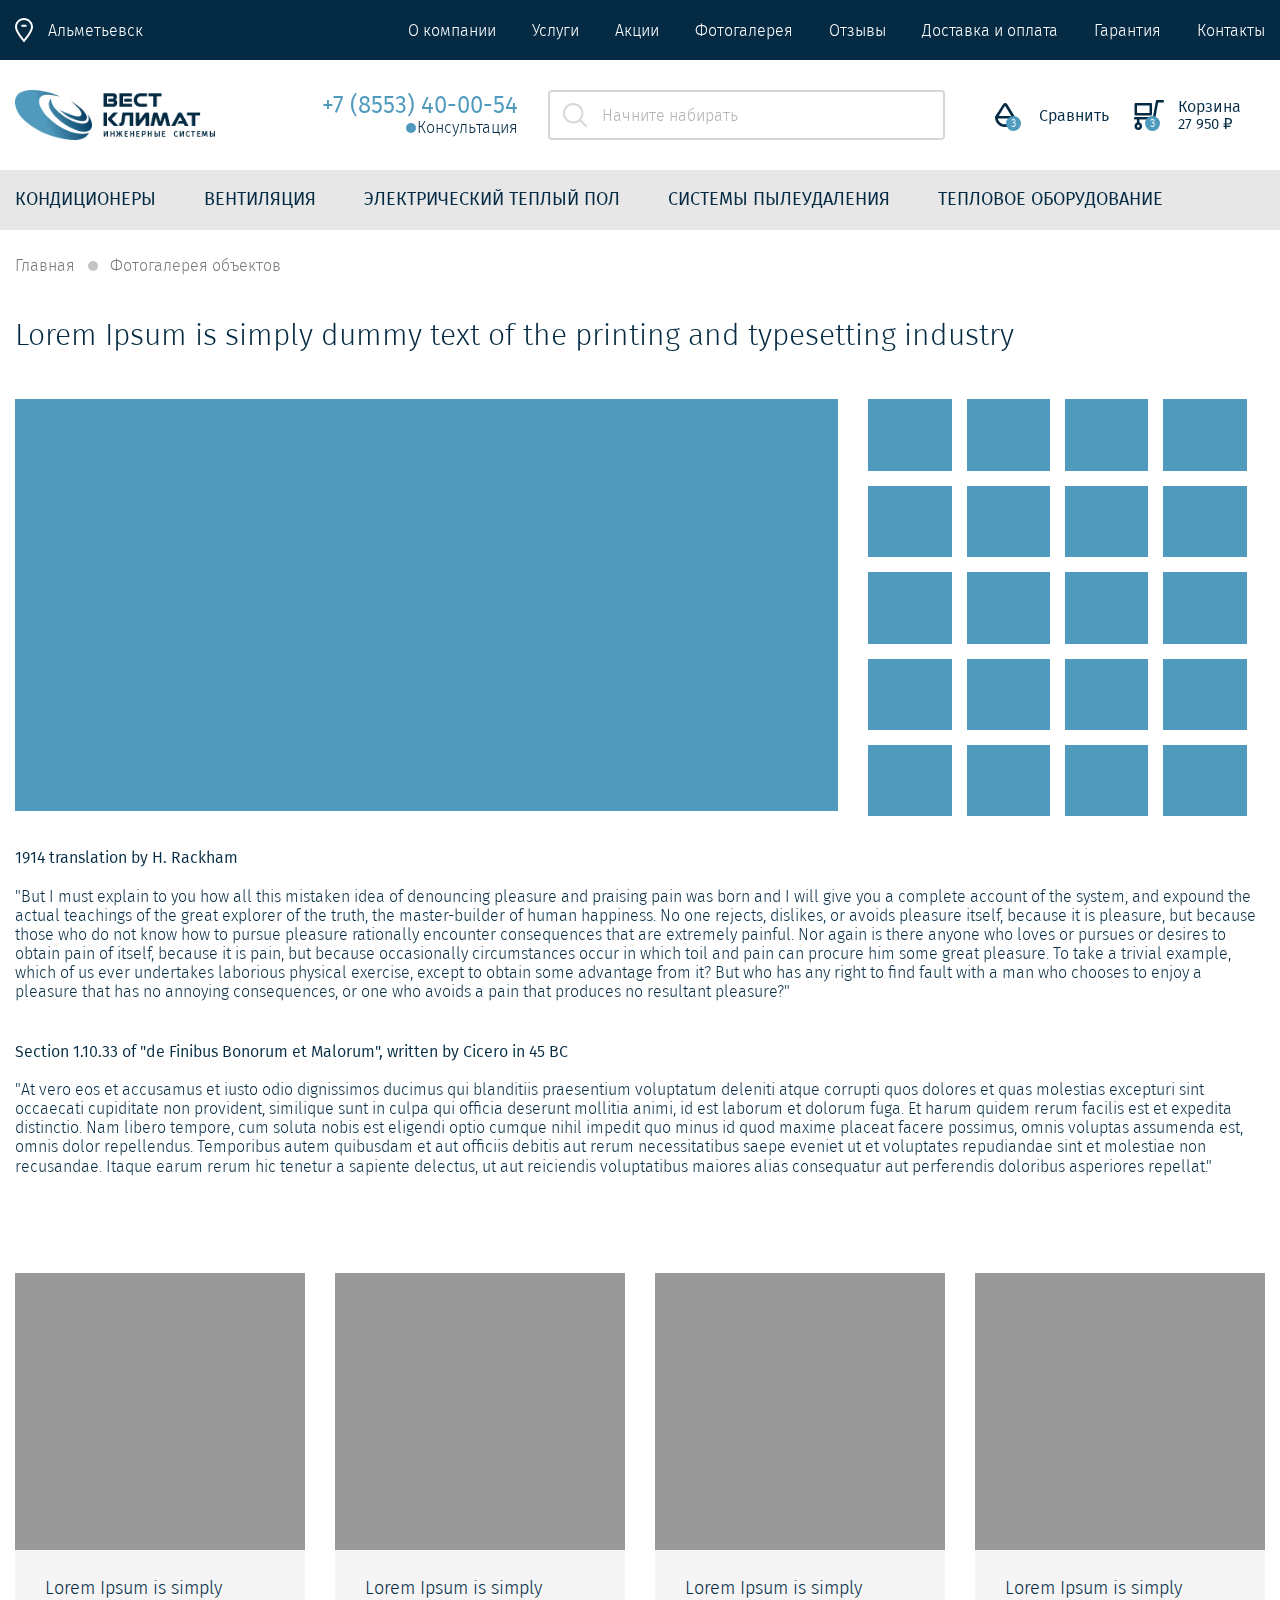
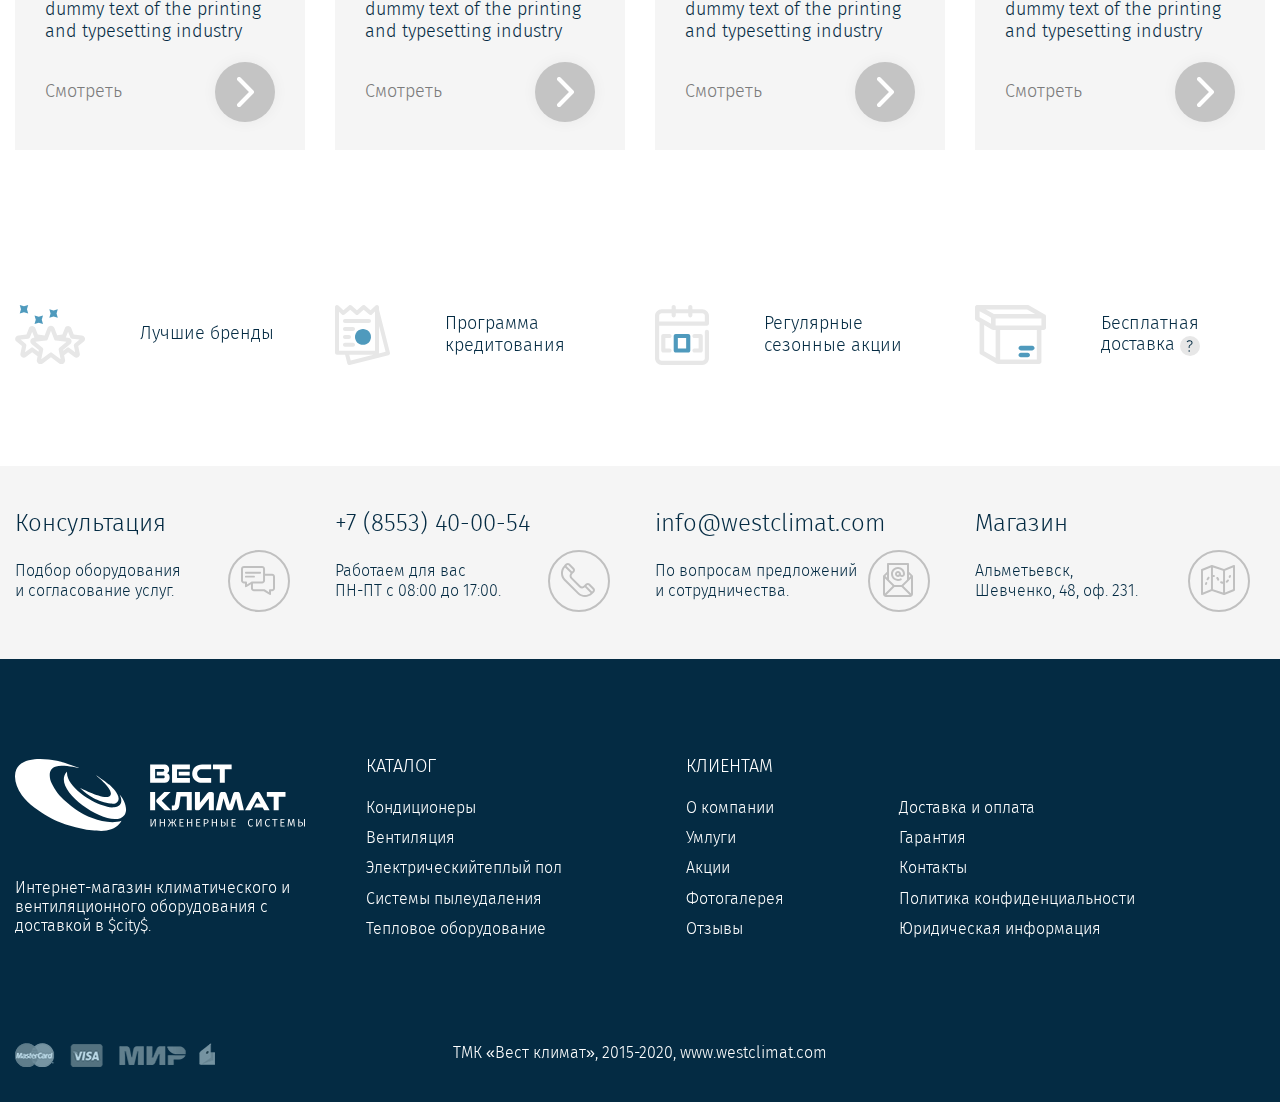
<file: fotogalereya-kartochka.html>
<!DOCTYPE html>
<html lang="ru">
<head>
  <meta charset="UTF-8">
  <meta name="viewport" content="width=device-width, initial-scale=1.0, shrink-to-fit=no">
  <title>ВЕСТ КЛИМАТ - Инженерные системы</title>
  <link rel="stylesheet" href="libs/bootstrap/css/bootstrap.min.css">
  <link rel="stylesheet" href="libs/swiper/swiper.min.css">
  <link rel="stylesheet" href="fonts/firasans/firasans.css">
  <link rel="stylesheet" href="css/style.css">
  <link rel="stylesheet" href="css/media.css">
  <script src="libs/jquery/jquery.min.js"></script>
  <script src="libs/bootstrap/js/bootstrap.bundle.min.js"></script>
  <script src="libs/swiper/swiper.min.js"></script>
</head>
<body>
<div class="header">
  <div class="header-top">
    <div class="container">
      <div class="flex space-between">
        <a href="javascript:void(0)" class="header-top-city">Альметьевск</a>
        <div class="header-top-list">
          <a class="header-top-link void" href="about.html">О компании</a>
          <a class="header-top-link void" href="services.html">Услуги</a>
          <a class="header-top-link void" href="stocks.html">Акции</a>
          <a class="header-top-link void" href="gallery.html">Фотогалерея</a>
          <a class="header-top-link void" href="reviews.html">Отзывы</a>
          <a class="header-top-link void" href="delivery.html">Доставка и оплата</a>
          <a class="header-top-link void" href="warranty.html">Гарантия</a>
          <a class="header-top-link void" href="contacts.html">Контакты</a>
        </div>
        <div class="responsive-item"><a href="tel:+78553400054" class="header-tel">+7 (8553) 40-00-54</a></div>
      </div>
    </div>
  </div>
  <div class="header-main">
    <div class="container">
      <div class="row row-center">
        <div class="col-lg-5">
          <div class="header-flex">
            <a href="/" class="header-logo">
            <img class="header-logo-src" src="images/logo.png" alt="ВЕСТ КЛИМАТ - Инженерные системы">
            </a>
            <div class="header-contact">
              <a href="tel:+78553400054" class="header-contact-link header-contact-tel">
              +7 (8553) 40-00-54
              </a>
              <a href="javascript:void(0)" class="header-contact-link header-contact-modal" data-toggle="modal" data-target="#consultModal">
              Консультация
              </a>
            </div>
          </div>
        </div>
        <div class="col-lg-4">
          <input type="text" class="header-search form-style" placeholder="Начните набирать">
        </div>
        <div class="col-lg-3">
          <div class="header-actions">
            <a href="javascript:void(0)" class="header-action has-items">
              <div class="header-action-icon">
                <img src="images/header-compare-icon.svg" alt="">
                <div class="header-action-count">3</div>
              </div>
              <div class="header-action-body">
                <div class="header-action-title">Сравнить</div>
              </div>
            </a>
            <a href="javascript:void(0)" class="header-action has-items">
              <div class="header-action-icon">
                <img src="images/header-cart.svg" alt="">
                <div class="header-action-count">3</div>
              </div>
              <div class="header-action-body">
                <div class="header-action-title">Корзина</div>
                <div class="header-action-total">27 950 ₽</div>
              </div>
            </a>
          </div>
        </div>
      </div>
    </div>
  </div>
  <div class="header-responsive">
    <div class="container">
      <div class="row row-responsive">
        <div class="col-logo">
          <a href="/" class="responsive-logo">
          <img class="responsive-logo-src" src="images/logo.png" alt="">
          </a>
        </div>
        <div class="col-btns">
          <a href="javascript:void(0)" class="responsive-btn search-button">
          <img class="responsive-btn-icon" src="images/header-search-icon.svg" alt="Поиск">
          </a>
          <a href="javascript:void(0)" class="responsive-btn">
            <img class="responsive-btn-icon" src="images/header-compare-icon.svg" alt="Сравнить">
            <div class="has-items-count">3</div>
          </a>
          <a href="javascript:void(0)" class="responsive-btn">
            <img class="responsive-btn-icon" src="images/header-cart.svg" alt="Корзина">
            <div class="has-items-count">3</div>
          </a>
        </div>
      </div>
    </div>
  </div>
  <div class="search-responsive">
    <div class="container">
      <form class="search-responsive-form"><input class="search-responsive-input" type="text" placeholder="Начните набирать..."></form>
    </div>
  </div>
  <div class="header-nav">
    <div class="container">
      <ul class="header-nav-list">
        <li class="header-nav-item drop-hover" data-nav-id="0">
          <a href="category.html" class="header-nav-link void">Кондиционеры</a>
          <div class="header-nav-drop" data-drop-id="0">
            <div class="container">
              <div class="row">
                <div class="col-lg-6">
                  <div class="nav-drop-inner nav-drop-catalog">
                    <div class="nav-drop-title">Каталог кондиционеров</div>
                    <div class="nav-drop-flex">
                      <ul class="nav-drop-list">
                        <li class="nav-drop-item">
                          <a href="javascript:void(0)" class="nav-drop-link">Мобильные</a>
                        </li>
                        <li class="nav-drop-item">
                          <a href="javascript:void(0)" class="nav-drop-link">Сплит-системы</a>
                          <ul class="nav-drop-sub">
                            <li class="nav-drop-sub-item">
                              <a href="javascript:void(0)" class="nav-drop-sub-link">Настенные</a>
                            </li>
                            <li class="nav-drop-sub-item">
                              <a href="javascript:void(0)" class="nav-drop-sub-link">Напольно-потолочные</a>
                            </li>
                            <li class="nav-drop-sub-item">
                              <a href="javascript:void(0)" class="nav-drop-sub-link">Кассетные</a>
                            </li>
                            <li class="nav-drop-sub-item">
                              <a href="javascript:void(0)" class="nav-drop-sub-link">Канальные</a>
                            </li>
                          </ul>
                        </li>
                      </ul>
                      <ul class="nav-drop-list">
                        <li class="nav-drop-item">
                          <a href="javascript:void(0)" class="nav-drop-link">Колонные</a>
                        </li>
                        <li class="nav-drop-item">
                          <a href="javascript:void(0)" class="nav-drop-link">Мультисплит-системы</a>
                        </li>
                        <li class="nav-drop-item">
                          <a href="javascript:void(0)" class="nav-drop-link">Расходные материалы</a>
                        </li>
                        <li class="nav-drop-item">
                          <a href="javascript:void(0)" class="nav-drop-link">Дополнительные аксесуры</a>
                        </li>
                      </ul>
                    </div>
                  </div>
                </div>
                <div class="col-lg-6">
                  <div class="nav-drop-inner">
                    <div class="nav-drop-title">Бренды</div>
                    <div class="nav-drop-flex">
                      <ul class="nav-drop-list nav-drop-list-right">
                        <li class="nav-drop-item">
                          <a href="javascript:void(0)" class="nav-drop-link">Ballu</a>
                        </li>
                        <li class="nav-drop-item">
                          <a href="javascript:void(0)" class="nav-drop-link">Elektrolux</a>
                        </li>
                        <li class="nav-drop-item">
                          <a href="javascript:void(0)" class="nav-drop-link">SHUFT</a>
                        </li>
                        <li class="nav-drop-item">
                          <a href="javascript:void(0)" class="nav-drop-link">Mitsubishi Electric</a>
                        </li>
                      </ul>
                      <ul class="nav-drop-list nav-drop-list-right">
                        <li class="nav-drop-item">
                          <a href="javascript:void(0)" class="nav-drop-link">Ballu</a>
                        </li>
                        <li class="nav-drop-item">
                          <a href="javascript:void(0)" class="nav-drop-link">Elektrolux</a>
                        </li>
                        <li class="nav-drop-item">
                          <a href="javascript:void(0)" class="nav-drop-link">SHUFT</a>
                        </li>
                        <li class="nav-drop-item">
                          <a href="javascript:void(0)" class="nav-drop-link">Mitsubishi Electric</a>
                        </li>
                      </ul>
                    </div>
                  </div>
                </div>
              </div>
            </div>
          </div>
        </li>
        <li class="header-nav-item">
          <a href="category.html" class="header-nav-link void">Вентиляция</a>
        </li>
        <li class="header-nav-item">
          <a href="category.html" class="header-nav-link void">Электрический теплый пол</a>
        </li>
        <li class="header-nav-item">
          <a href="category.html" class="header-nav-link void">Системы пылеудаления</a>
        </li>
        <li class="header-nav-item">
          <a href="category.html" class="header-nav-link void">Тепловое оборудование</a>
        </li>
      </ul>
    </div>
  </div>
</div>
<div class="header-burger">
  <div class="burger-line line-1"></div>
  <div class="burger-line line-2"></div>
  <div class="burger-line line-3"></div>
</div>
<div class="page-breadcrumbs">
  <div class="container">
    <div class="page-breadcrumbs-list">
      <a href="javascript:void(0)" class="page-breadcrumbs-link">Главная</a>
      <a href="javascript:void(0)" class="page-breadcrumbs-link">Фотогалерея объектов</a>
    </div>
    <div class="section-heading">Lorem Ipsum is simply dummy text of the printing and typesetting industry</div>
  </div>
</div>
<div class="stocks-objects stocks-gallery stocks-photo">
  <div class="container">
    <div class="row">
      <div class="col-lg-8 col-md-8">
        <div class="photo-detail" style="background-color: #4f9abd;"></div>
      </div>
      <div class="col-lg-4 col-md-4">
        <div class="photo-list">
          <div class="photo-list-item" style="background-color: #4f9abd"></div>
          <div class="photo-list-item" style="background-color: #4f9abd"></div>
          <div class="photo-list-item" style="background-color: #4f9abd"></div>
          <div class="photo-list-item" style="background-color: #4f9abd"></div>
          <div class="photo-list-item" style="background-color: #4f9abd"></div>
          <div class="photo-list-item" style="background-color: #4f9abd"></div>
          <div class="photo-list-item" style="background-color: #4f9abd"></div>
          <div class="photo-list-item" style="background-color: #4f9abd"></div>
          <div class="photo-list-item" style="background-color: #4f9abd"></div>
          <div class="photo-list-item" style="background-color: #4f9abd"></div>
          <div class="photo-list-item" style="background-color: #4f9abd"></div>
          <div class="photo-list-item" style="background-color: #4f9abd"></div>
          <div class="photo-list-item" style="background-color: #4f9abd"></div>
          <div class="photo-list-item" style="background-color: #4f9abd"></div>
          <div class="photo-list-item" style="background-color: #4f9abd"></div>
          <div class="photo-list-item" style="background-color: #4f9abd"></div>
          <div class="photo-list-item" style="background-color: #4f9abd"></div>
          <div class="photo-list-item" style="background-color: #4f9abd"></div>
          <div class="photo-list-item" style="background-color: #4f9abd"></div>
          <div class="photo-list-item" style="background-color: #4f9abd"></div>
        </div>
      </div>
    </div>
  </div>
</div>

<div class="photo-detail-info">
  <div class="container">
    <div class="photo-detail-inner">
      <div class="photo-detail-title">1914 translation by H. Rackham</div>
      <p>
        "But I must explain to you how all this mistaken idea of denouncing pleasure and praising pain was born and I will give you a complete account of the system, and expound the actual teachings of the great 
        explorer of the truth, the master-builder of human happiness. No one rejects, dislikes, or avoids pleasure itself, because it is pleasure, but because those who do not know how to pursue pleasure rationally 
        encounter consequences that are extremely painful. Nor again is there anyone who loves or pursues or desires to obtain pain of itself, because it is pain, but because occasionally circumstances occur in 
        which toil and pain can procure him some great pleasure. To take a trivial example, which of us ever undertakes laborious physical exercise, except to obtain some advantage from it? But who has any right 
        to find fault with a man who chooses to enjoy a pleasure that has no annoying consequences, or one who avoids a pain that produces no resultant pleasure?"
      </p>
    </div>
    <div class="photo-detail-inner">
      <div class="photo-detail-title">Section 1.10.33 of "de Finibus Bonorum et Malorum", written by Cicero in 45 BC</div>
      <p>
        "At vero eos et accusamus et iusto odio dignissimos ducimus qui blanditiis praesentium voluptatum deleniti atque corrupti quos dolores et quas molestias excepturi sint occaecati cupiditate non provident, 
        similique sunt in culpa qui officia deserunt mollitia animi, id est laborum et dolorum fuga. Et harum quidem rerum facilis est et expedita distinctio. Nam libero tempore, cum soluta nobis est eligendi optio 
        cumque nihil impedit quo minus id quod maxime placeat facere possimus, omnis voluptas assumenda est, omnis dolor repellendus. Temporibus autem quibusdam et aut officiis debitis aut rerum 
        necessitatibus saepe eveniet ut et voluptates repudiandae sint et molestiae non recusandae. Itaque earum rerum hic tenetur a sapiente delectus, ut aut reiciendis voluptatibus maiores alias consequatur 
        aut perferendis doloribus asperiores repellat."
      </p>
    </div>
  </div>
</div>

<div class="stocks-objects stocks-gallery">
  <div class="container">
    <div class="row">
      <div class="col-lg-3 col-md-3 col-post">
        <a href="javascript:void(0)" class="post-item">
          <div class="post-photo"></div>
          <div class="post-body">
            <div class="post-name">
              Lorem Ipsum is simply dummy text 
              of the printing and typesetting 
              industry
            </div>
            <div class="post-footer">
              <div class="post-footer-desc">
                <span>Смотреть</span>
              </div>
              <div class="post-arrow"></div>
            </div>
          </div>
        </a>
      </div>
      <div class="col-lg-3 col-md-3 col-post">
        <a href="javascript:void(0)" class="post-item">
          <div class="post-photo"></div>
          <div class="post-body">
            <div class="post-name">
              Lorem Ipsum is simply dummy text 
              of the printing and typesetting 
              industry
            </div>
            <div class="post-footer">
              <div class="post-footer-desc">
                <span>Смотреть</span>
              </div>
              <div class="post-arrow"></div>
            </div>
          </div>
        </a>
      </div>
      <div class="col-lg-3 col-md-3 col-post">
        <a href="javascript:void(0)" class="post-item">
          <div class="post-photo"></div>
          <div class="post-body">
            <div class="post-name">
              Lorem Ipsum is simply dummy text 
              of the printing and typesetting 
              industry
            </div>
            <div class="post-footer">
              <div class="post-footer-desc">
                <span>Смотреть</span>
              </div>
              <div class="post-arrow"></div>
            </div>
          </div>
        </a>
      </div>
      <div class="col-lg-3 col-md-3 col-post">
        <a href="javascript:void(0)" class="post-item">
          <div class="post-photo"></div>
          <div class="post-body">
            <div class="post-name">
              Lorem Ipsum is simply dummy text 
              of the printing and typesetting 
              industry
            </div>
            <div class="post-footer">
              <div class="post-footer-desc">
                <span>Смотреть</span>
              </div>
              <div class="post-arrow"></div>
            </div>
          </div>
        </a>
      </div>
    </div>
  </div>
</div>

<div class="advantage">
  <div class="container">
    <div class="row">
      <div class="col-lg-3 col-md-6 col-advantage">
        <div class="advantage-item">
          <img src="images/preim-icons/rating.svg" alt="Лучшие бренды" class="advantage-icon">
          <div class="advantage-title">Лучшие бренды</div>
        </div>
      </div>
      <div class="col-lg-3 col-md-6 col-advantage">
        <div class="advantage-item">
          <img src="images/preim-icons/invoice.svg" alt="Программа кредитования" class="advantage-icon">
          <div class="advantage-title">Программа кредитования</div>
        </div>
      </div>
      <div class="col-lg-3 col-md-6 col-advantage">
        <div class="advantage-item">
          <img src="images/preim-icons/calendar.svg" alt="Регулярные сезонные акции" class="advantage-icon">
          <div class="advantage-title">Регулярные сезонные акции</div>
        </div>
      </div>
      <div class="col-lg-3 col-md-6 col-advantage">
        <div class="advantage-item">
          <img src="images/preim-icons/box.svg" alt="Бесплатная доставка" class="advantage-icon">
          <div class="advantage-title">Бесплатная доставка <img src="images/tooltip-hint.svg" alt=""></div>
        </div>
      </div>
    </div>
  </div>
</div>
<div class="contacts cats-catalog-contacts">
  <div class="container">
    <div class="row">
      <div class="col-lg-3 col-md-6 col-contacts">
        <div class="contacts-item">
          <div class="section-heading heading-accent">
            Консультация
          </div>
          <div class="contacts-flex">
            <div class="contacts-item-desc">
              Подбор оборудования <br>
              и согласование услуг.
            </div>
            <div class="contacts-item-icon">
              <img src="images/contacts/1.svg" class="contacts-icon" alt="Подбор оборудования и согласование услуг.">
            </div>
          </div>
        </div>
      </div>
      <div class="col-lg-3 col-md-6 col-contacts">
        <div class="contacts-item">
          <div class="section-heading heading-accent">
            +7 (8553) 40-00-54
          </div>
          <div class="contacts-flex">
            <div class="contacts-item-desc">
              Работаем для вас <br>
              ПН-ПТ с 08:00 до 17:00.
            </div>
            <div class="contacts-item-icon">
              <img src="images/contacts/2.svg" class="contacts-icon" alt="Работаем для вас ПН-ПТ с 08:00 до 17:00.">
            </div>
          </div>
        </div>
      </div>
      <div class="col-lg-3 col-md-6 col-contacts">
        <div class="contacts-item">
          <div class="section-heading heading-accent">
            info@westclimat.com
          </div>
          <div class="contacts-flex">
            <div class="contacts-item-desc">
              По вопросам предложений <br>
              и сотрудничества.
            </div>
            <div class="contacts-item-icon">
              <img src="images/contacts/3.svg" class="contacts-icon" alt="По вопросам предложений и сотрудничества.">
            </div>
          </div>
        </div>
      </div>
      <div class="col-lg-3 col-md-6 col-contacts">
        <div class="contacts-item">
          <div class="section-heading heading-accent">
            Магазин
          </div>
          <div class="contacts-flex">
            <div class="contacts-item-desc">
              Альметьевск, <br>
              Шевченко, 48, оф. 231.
            </div>
            <div class="contacts-item-icon">
              <img src="images/contacts/4.svg" class="contacts-icon" alt="Альметьевск, Шевченко, 48, оф. 231.">
            </div>
          </div>
        </div>
      </div>
    </div>
  </div>
</div>
<div class="footer">
  <div class="container">
    <div class="row">
      <div class="col-lg-3 col-md-6">
        <a href="javascript:void(0)" class="footer-logo">
        <img src="images/footer-logo.svg" alt="title" class="footer-logo-src">
        </a>
        <div class="footer-description">
          Интернет-магазин климатического и <br>
          вентиляционного оборудования с <br>
          доставкой в $city$.
        </div>
      </div>
      <div class="col-lg-3 col-md-6 col-footer">
        <div class="footer-title">Каталог</div>
        <ul class="footer-list">
          <li class="footer-list-item"><a href="javascript:void(0)" class="footer-list-link">Кондиционеры</a></li>
          <li class="footer-list-item"><a href="javascript:void(0)" class="footer-list-link">Вентиляция</a></li>
          <li class="footer-list-item"><a href="javascript:void(0)" class="footer-list-link">Электрическийтеплый пол</a></li>
          <li class="footer-list-item"><a href="javascript:void(0)" class="footer-list-link">Системы пылеудаления</a></li>
          <li class="footer-list-item"><a href="javascript:void(0)" class="footer-list-link">Тепловое оборудование</a></li>
        </ul>
      </div>
      <div class="col-lg-2 col-md-6 col-footer">
        <div class="footer-title">Клиентам</div>
        <ul class="footer-list">
          <li class="footer-list-item"><a href="javascript:void(0)" class="footer-list-link">О компании</a></li>
          <li class="footer-list-item"><a href="javascript:void(0)" class="footer-list-link">Умлуги</a></li>
          <li class="footer-list-item"><a href="javascript:void(0)" class="footer-list-link">Акции</a></li>
          <li class="footer-list-item"><a href="javascript:void(0)" class="footer-list-link">Фотогалерея</a></li>
          <li class="footer-list-item"><a href="javascript:void(0)" class="footer-list-link">Отзывы</a></li>
        </ul>
      </div>
      <div class="col-lg-4 col-md-6 col-footer">
        <div class="footer-title" data-empty>&nbsp;</div>
        <ul class="footer-list">
          <li class="footer-list-item"><a href="javascript:void(0)" class="footer-list-link">Доставка и оплата</a></li>
          <li class="footer-list-item"><a href="javascript:void(0)" class="footer-list-link">Гарантия</a></li>
          <li class="footer-list-item"><a href="javascript:void(0)" class="footer-list-link">Контакты</a></li>
          <li class="footer-list-item"><a href="javascript:void(0)" class="footer-list-link">Политика конфиденциальности</a></li>
          <li class="footer-list-item"><a href="javascript:void(0)" class="footer-list-link">Юридическая информация</a></li>
        </ul>
      </div>
    </div>
    <div class="footer-copyright">
      <img src="images/payments.png" class="footer-payments" alt=""> ТМК «Вест климат», 2015-2020, www.westclimat.com
    </div>
  </div>
</div>
<!-- Consult Modal -->
<div class="modal modal-custom fade" id="consultModal" data-backdrop="false" tabindex="-1" role="dialog" aria-hidden="true">
  <div class="modal-dialog modal-dialog-custom modal-dialog-centered">
    <div class="modal-content modal-content-custom">
      <div class="modal-custom-head">
        <div class="modal-custom-title">
          Консультация 
          <div class="modal-custom-close" data-dismiss="modal"><img src="images/modal-close.svg" alt=""></div>
        </div>
      </div>
      <div class="modal-custom-body">
        <p>
          Подбор оборудования и услуг по Вашим требованиям и бюджету. <br>
          Оставьте заявку прямо сейчас!
        </p>
        <form class="modal-form">
          <input type="text" class="modal-form-input" placeholder="Имя">
          <input type="text" class="modal-form-input" placeholder="Телефон">
          <button class="modal-form-button" type="submit">
          Оставить заявку
          </button>
          <div class="modal-agree">
            Нажимая на кнопку “Оставть заявку”,<br>
            Вы соглашаетесь на обратотку персональных данных.
          </div>
        </form>
      </div>
    </div>
  </div>
</div>
<div class="overlay"></div>
<script src="libs/main.js"></script>
</body>
</html>
</file>
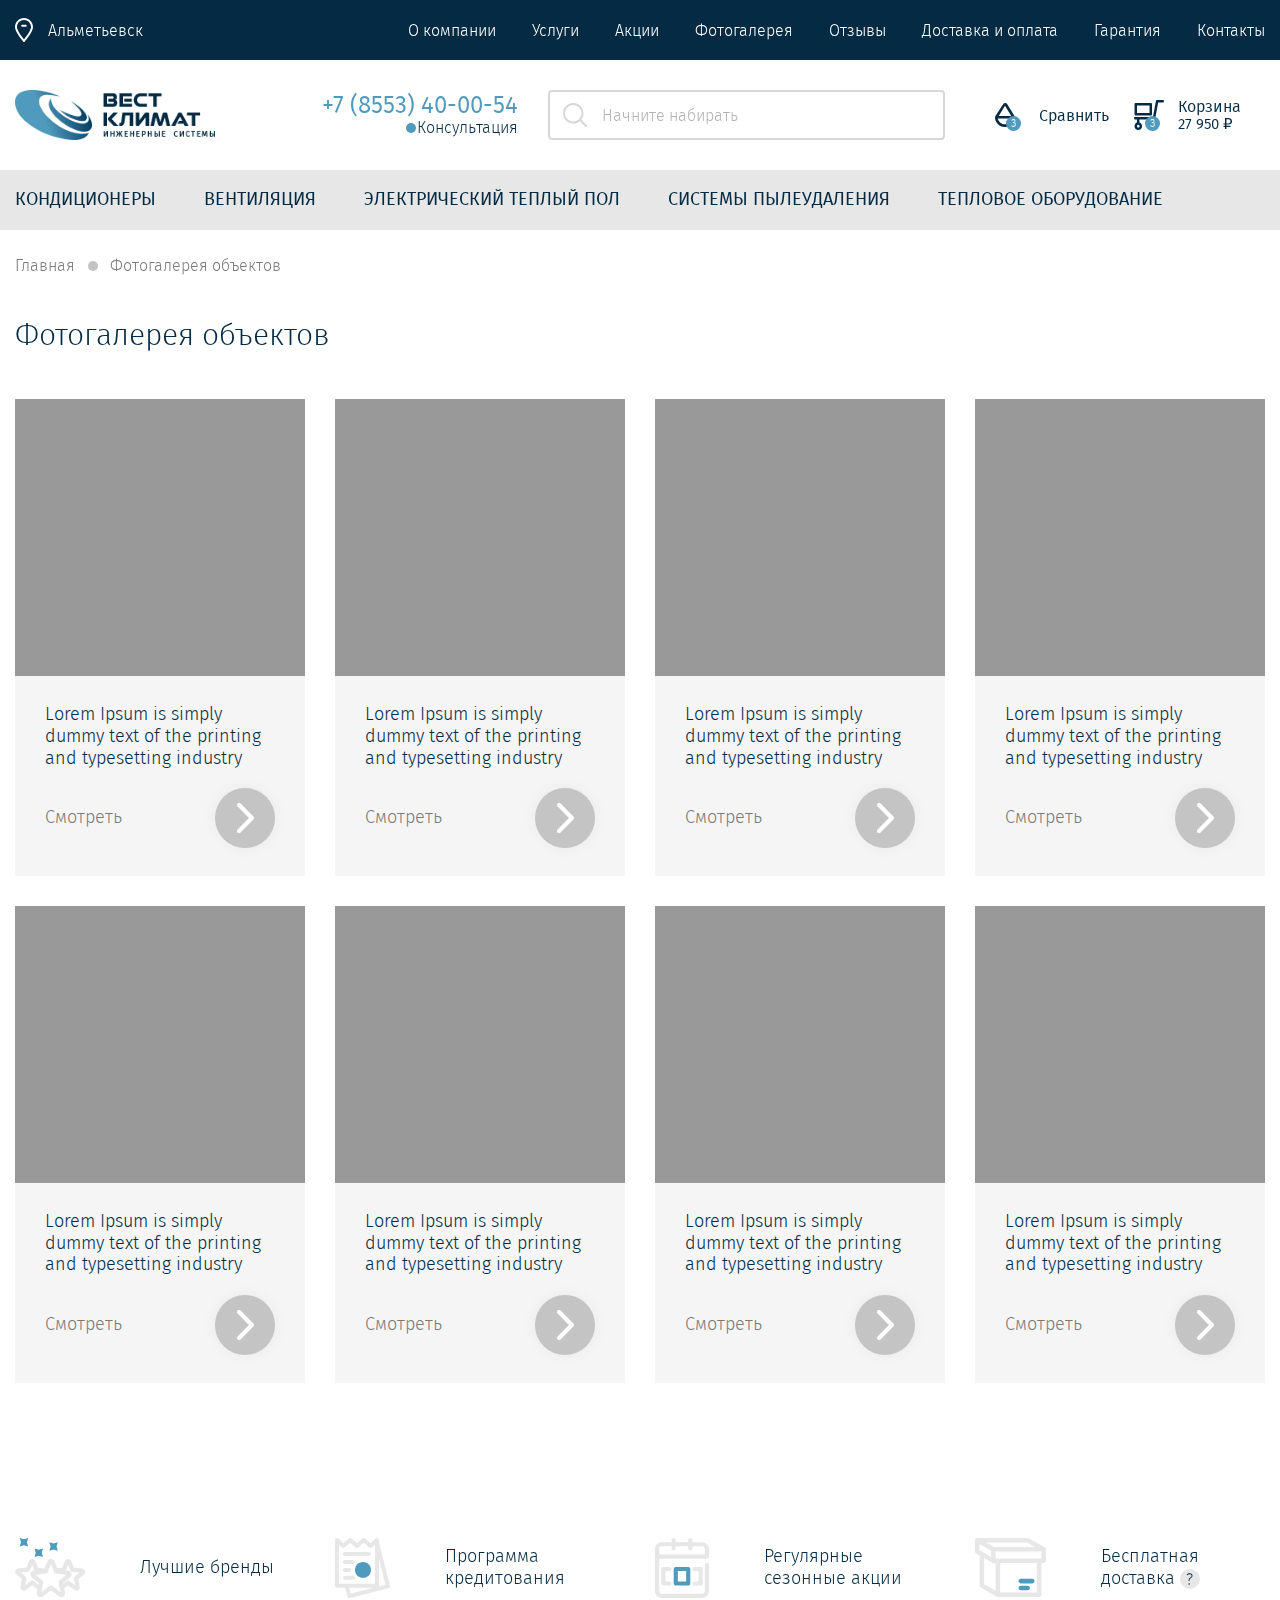
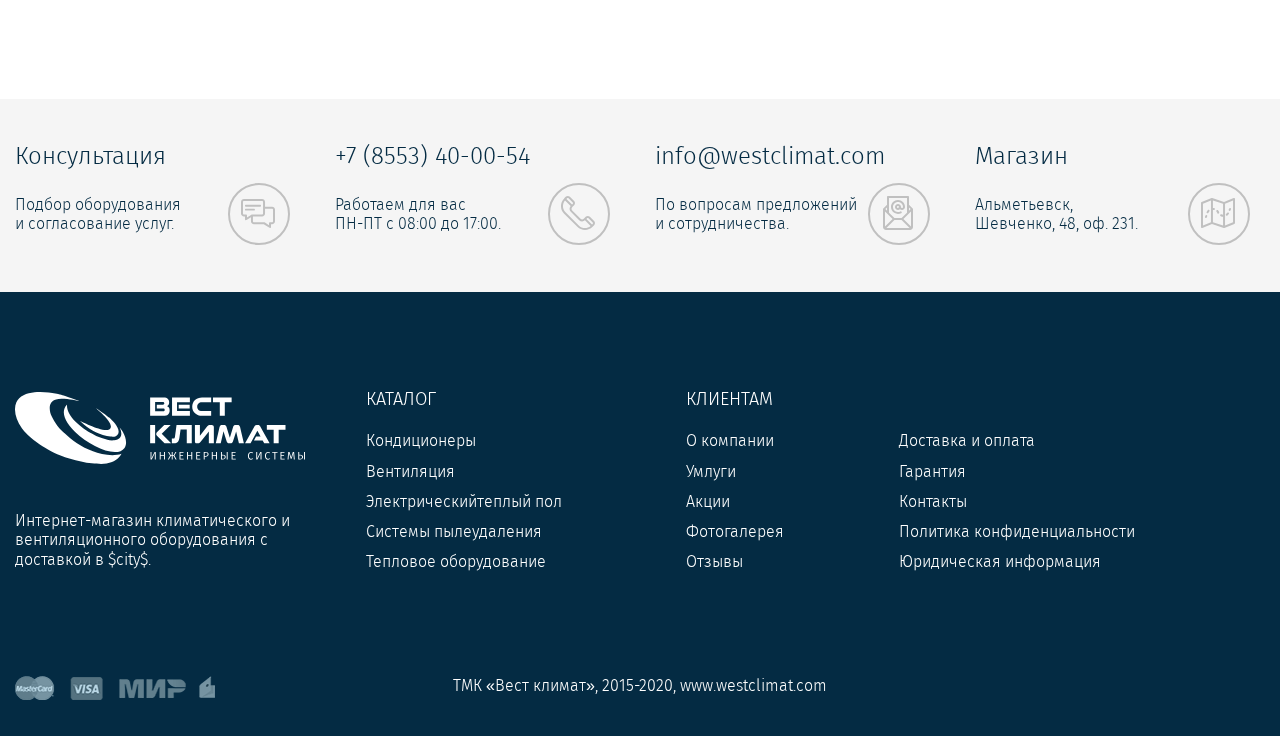
<file: fotogalereya.html>
<!DOCTYPE html>
<html lang="ru">
<head>
  <meta charset="UTF-8">
  <meta name="viewport" content="width=device-width, initial-scale=1.0, shrink-to-fit=no">
  <title>ВЕСТ КЛИМАТ - Инженерные системы</title>
  <link rel="stylesheet" href="libs/bootstrap/css/bootstrap.min.css">
  <link rel="stylesheet" href="libs/swiper/swiper.min.css">
  <link rel="stylesheet" href="fonts/firasans/firasans.css">
  <link rel="stylesheet" href="css/style.css">
  <link rel="stylesheet" href="css/media.css">
  <script src="libs/jquery/jquery.min.js"></script>
  <script src="libs/bootstrap/js/bootstrap.bundle.min.js"></script>
  <script src="libs/swiper/swiper.min.js"></script>
</head>
<body>
<div class="header">
  <div class="header-top">
    <div class="container">
      <div class="flex space-between">
        <a href="javascript:void(0)" class="header-top-city">Альметьевск</a>
        <div class="header-top-list">
          <a class="header-top-link void" href="about.html">О компании</a>
          <a class="header-top-link void" href="services.html">Услуги</a>
          <a class="header-top-link void" href="stocks.html">Акции</a>
          <a class="header-top-link void" href="gallery.html">Фотогалерея</a>
          <a class="header-top-link void" href="reviews.html">Отзывы</a>
          <a class="header-top-link void" href="delivery.html">Доставка и оплата</a>
          <a class="header-top-link void" href="warranty.html">Гарантия</a>
          <a class="header-top-link void" href="contacts.html">Контакты</a>
        </div>
        <div class="responsive-item"><a href="tel:+78553400054" class="header-tel">+7 (8553) 40-00-54</a></div>
      </div>
    </div>
  </div>
  <div class="header-main">
    <div class="container">
      <div class="row row-center">
        <div class="col-lg-5">
          <div class="header-flex">
            <a href="/" class="header-logo">
            <img class="header-logo-src" src="images/logo.png" alt="ВЕСТ КЛИМАТ - Инженерные системы">
            </a>
            <div class="header-contact">
              <a href="tel:+78553400054" class="header-contact-link header-contact-tel">
              +7 (8553) 40-00-54
              </a>
              <a href="javascript:void(0)" class="header-contact-link header-contact-modal" data-toggle="modal" data-target="#consultModal">
              Консультация
              </a>
            </div>
          </div>
        </div>
        <div class="col-lg-4">
          <input type="text" class="header-search form-style" placeholder="Начните набирать">
        </div>
        <div class="col-lg-3">
          <div class="header-actions">
            <a href="javascript:void(0)" class="header-action has-items">
              <div class="header-action-icon">
                <img src="images/header-compare-icon.svg" alt="">
                <div class="header-action-count">3</div>
              </div>
              <div class="header-action-body">
                <div class="header-action-title">Сравнить</div>
              </div>
            </a>
            <a href="javascript:void(0)" class="header-action has-items">
              <div class="header-action-icon">
                <img src="images/header-cart.svg" alt="">
                <div class="header-action-count">3</div>
              </div>
              <div class="header-action-body">
                <div class="header-action-title">Корзина</div>
                <div class="header-action-total">27 950 ₽</div>
              </div>
            </a>
          </div>
        </div>
      </div>
    </div>
  </div>
  <div class="header-responsive">
    <div class="container">
      <div class="row row-responsive">
        <div class="col-logo">
          <a href="/" class="responsive-logo">
          <img class="responsive-logo-src" src="images/logo.png" alt="">
          </a>
        </div>
        <div class="col-btns">
          <a href="javascript:void(0)" class="responsive-btn search-button">
          <img class="responsive-btn-icon" src="images/header-search-icon.svg" alt="Поиск">
          </a>
          <a href="javascript:void(0)" class="responsive-btn">
            <img class="responsive-btn-icon" src="images/header-compare-icon.svg" alt="Сравнить">
            <div class="has-items-count">3</div>
          </a>
          <a href="javascript:void(0)" class="responsive-btn">
            <img class="responsive-btn-icon" src="images/header-cart.svg" alt="Корзина">
            <div class="has-items-count">3</div>
          </a>
        </div>
      </div>
    </div>
  </div>
  <div class="search-responsive">
    <div class="container">
      <form class="search-responsive-form"><input class="search-responsive-input" type="text" placeholder="Начните набирать..."></form>
    </div>
  </div>
  <div class="header-nav">
    <div class="container">
      <ul class="header-nav-list">
        <li class="header-nav-item drop-hover" data-nav-id="0">
          <a href="category.html" class="header-nav-link void">Кондиционеры</a>
          <div class="header-nav-drop" data-drop-id="0">
            <div class="container">
              <div class="row">
                <div class="col-lg-6">
                  <div class="nav-drop-inner nav-drop-catalog">
                    <div class="nav-drop-title">Каталог кондиционеров</div>
                    <div class="nav-drop-flex">
                      <ul class="nav-drop-list">
                        <li class="nav-drop-item">
                          <a href="javascript:void(0)" class="nav-drop-link">Мобильные</a>
                        </li>
                        <li class="nav-drop-item">
                          <a href="javascript:void(0)" class="nav-drop-link">Сплит-системы</a>
                          <ul class="nav-drop-sub">
                            <li class="nav-drop-sub-item">
                              <a href="javascript:void(0)" class="nav-drop-sub-link">Настенные</a>
                            </li>
                            <li class="nav-drop-sub-item">
                              <a href="javascript:void(0)" class="nav-drop-sub-link">Напольно-потолочные</a>
                            </li>
                            <li class="nav-drop-sub-item">
                              <a href="javascript:void(0)" class="nav-drop-sub-link">Кассетные</a>
                            </li>
                            <li class="nav-drop-sub-item">
                              <a href="javascript:void(0)" class="nav-drop-sub-link">Канальные</a>
                            </li>
                          </ul>
                        </li>
                      </ul>
                      <ul class="nav-drop-list">
                        <li class="nav-drop-item">
                          <a href="javascript:void(0)" class="nav-drop-link">Колонные</a>
                        </li>
                        <li class="nav-drop-item">
                          <a href="javascript:void(0)" class="nav-drop-link">Мультисплит-системы</a>
                        </li>
                        <li class="nav-drop-item">
                          <a href="javascript:void(0)" class="nav-drop-link">Расходные материалы</a>
                        </li>
                        <li class="nav-drop-item">
                          <a href="javascript:void(0)" class="nav-drop-link">Дополнительные аксесуры</a>
                        </li>
                      </ul>
                    </div>
                  </div>
                </div>
                <div class="col-lg-6">
                  <div class="nav-drop-inner">
                    <div class="nav-drop-title">Бренды</div>
                    <div class="nav-drop-flex">
                      <ul class="nav-drop-list nav-drop-list-right">
                        <li class="nav-drop-item">
                          <a href="javascript:void(0)" class="nav-drop-link">Ballu</a>
                        </li>
                        <li class="nav-drop-item">
                          <a href="javascript:void(0)" class="nav-drop-link">Elektrolux</a>
                        </li>
                        <li class="nav-drop-item">
                          <a href="javascript:void(0)" class="nav-drop-link">SHUFT</a>
                        </li>
                        <li class="nav-drop-item">
                          <a href="javascript:void(0)" class="nav-drop-link">Mitsubishi Electric</a>
                        </li>
                      </ul>
                      <ul class="nav-drop-list nav-drop-list-right">
                        <li class="nav-drop-item">
                          <a href="javascript:void(0)" class="nav-drop-link">Ballu</a>
                        </li>
                        <li class="nav-drop-item">
                          <a href="javascript:void(0)" class="nav-drop-link">Elektrolux</a>
                        </li>
                        <li class="nav-drop-item">
                          <a href="javascript:void(0)" class="nav-drop-link">SHUFT</a>
                        </li>
                        <li class="nav-drop-item">
                          <a href="javascript:void(0)" class="nav-drop-link">Mitsubishi Electric</a>
                        </li>
                      </ul>
                    </div>
                  </div>
                </div>
              </div>
            </div>
          </div>
        </li>
        <li class="header-nav-item">
          <a href="category.html" class="header-nav-link void">Вентиляция</a>
        </li>
        <li class="header-nav-item">
          <a href="category.html" class="header-nav-link void">Электрический теплый пол</a>
        </li>
        <li class="header-nav-item">
          <a href="category.html" class="header-nav-link void">Системы пылеудаления</a>
        </li>
        <li class="header-nav-item">
          <a href="category.html" class="header-nav-link void">Тепловое оборудование</a>
        </li>
      </ul>
    </div>
  </div>
</div>
<div class="header-burger">
  <div class="burger-line line-1"></div>
  <div class="burger-line line-2"></div>
  <div class="burger-line line-3"></div>
</div>
<div class="page-breadcrumbs">
  <div class="container">
    <div class="page-breadcrumbs-list">
      <a href="javascript:void(0)" class="page-breadcrumbs-link">Главная</a>
      <a href="javascript:void(0)" class="page-breadcrumbs-link">Фотогалерея объектов</a>
    </div>
    <div class="section-heading">Фотогалерея объектов</div>
  </div>
</div>
<div class="stocks-objects stocks-gallery">
  <div class="container">
    <div class="row">
      <div class="col-lg-3 col-md-6 col-post">
        <a href="javascript:void(0)" class="post-item">
          <div class="post-photo"></div>
          <div class="post-body">
            <div class="post-name">
              Lorem Ipsum is simply dummy text 
              of the printing and typesetting 
              industry
            </div>
            <div class="post-footer">
              <div class="post-footer-desc">
                <span>Смотреть</span>
              </div>
              <div class="post-arrow"></div>
            </div>
          </div>
        </a>
      </div>
      <div class="col-lg-3 col-md-6 col-post">
        <a href="javascript:void(0)" class="post-item">
          <div class="post-photo"></div>
          <div class="post-body">
            <div class="post-name">
              Lorem Ipsum is simply dummy text 
              of the printing and typesetting 
              industry
            </div>
            <div class="post-footer">
              <div class="post-footer-desc">
                <span>Смотреть</span>
              </div>
              <div class="post-arrow"></div>
            </div>
          </div>
        </a>
      </div>
      <div class="col-lg-3 col-md-6 col-post">
        <a href="javascript:void(0)" class="post-item">
          <div class="post-photo"></div>
          <div class="post-body">
            <div class="post-name">
              Lorem Ipsum is simply dummy text 
              of the printing and typesetting 
              industry
            </div>
            <div class="post-footer">
              <div class="post-footer-desc">
                <span>Смотреть</span>
              </div>
              <div class="post-arrow"></div>
            </div>
          </div>
        </a>
      </div>
      <div class="col-lg-3 col-md-6 col-post">
        <a href="javascript:void(0)" class="post-item">
          <div class="post-photo"></div>
          <div class="post-body">
            <div class="post-name">
              Lorem Ipsum is simply dummy text 
              of the printing and typesetting 
              industry
            </div>
            <div class="post-footer">
              <div class="post-footer-desc">
                <span>Смотреть</span>
              </div>
              <div class="post-arrow"></div>
            </div>
          </div>
        </a>
      </div>
      <div class="col-lg-3 col-md-6 col-post">
        <a href="javascript:void(0)" class="post-item">
          <div class="post-photo"></div>
          <div class="post-body">
            <div class="post-name">
              Lorem Ipsum is simply dummy text 
              of the printing and typesetting 
              industry
            </div>
            <div class="post-footer">
              <div class="post-footer-desc">
                <span>Смотреть</span>
              </div>
              <div class="post-arrow"></div>
            </div>
          </div>
        </a>
      </div>
      <div class="col-lg-3 col-md-6 col-post">
        <a href="javascript:void(0)" class="post-item">
          <div class="post-photo"></div>
          <div class="post-body">
            <div class="post-name">
              Lorem Ipsum is simply dummy text 
              of the printing and typesetting 
              industry
            </div>
            <div class="post-footer">
              <div class="post-footer-desc">
                <span>Смотреть</span>
              </div>
              <div class="post-arrow"></div>
            </div>
          </div>
        </a>
      </div>
      <div class="col-lg-3 col-md-6 col-post">
        <a href="javascript:void(0)" class="post-item">
          <div class="post-photo"></div>
          <div class="post-body">
            <div class="post-name">
              Lorem Ipsum is simply dummy text 
              of the printing and typesetting 
              industry
            </div>
            <div class="post-footer">
              <div class="post-footer-desc">
                <span>Смотреть</span>
              </div>
              <div class="post-arrow"></div>
            </div>
          </div>
        </a>
      </div>
      <div class="col-lg-3 col-md-6 col-post">
        <a href="javascript:void(0)" class="post-item">
          <div class="post-photo"></div>
          <div class="post-body">
            <div class="post-name">
              Lorem Ipsum is simply dummy text 
              of the printing and typesetting 
              industry
            </div>
            <div class="post-footer">
              <div class="post-footer-desc">
                <span>Смотреть</span>
              </div>
              <div class="post-arrow"></div>
            </div>
          </div>
        </a>
      </div>
    </div>
  </div>
</div>
<div class="advantage">
  <div class="container">
    <div class="row">
      <div class="col-lg-3 col-md-6 col-advantage">
        <div class="advantage-item">
          <img src="images/preim-icons/rating.svg" alt="Лучшие бренды" class="advantage-icon">
          <div class="advantage-title">Лучшие бренды</div>
        </div>
      </div>
      <div class="col-lg-3 col-md-6 col-advantage">
        <div class="advantage-item">
          <img src="images/preim-icons/invoice.svg" alt="Программа кредитования" class="advantage-icon">
          <div class="advantage-title">Программа кредитования</div>
        </div>
      </div>
      <div class="col-lg-3 col-md-6 col-advantage">
        <div class="advantage-item">
          <img src="images/preim-icons/calendar.svg" alt="Регулярные сезонные акции" class="advantage-icon">
          <div class="advantage-title">Регулярные сезонные акции</div>
        </div>
      </div>
      <div class="col-lg-3 col-md-6 col-advantage">
        <div class="advantage-item">
          <img src="images/preim-icons/box.svg" alt="Бесплатная доставка" class="advantage-icon">
          <div class="advantage-title">Бесплатная доставка <img src="images/tooltip-hint.svg" alt=""></div>
        </div>
      </div>
    </div>
  </div>
</div>
<div class="contacts cats-catalog-contacts">
  <div class="container">
    <div class="row">
      <div class="col-lg-3 col-md-6 col-contacts">
        <div class="contacts-item">
          <div class="section-heading heading-accent">
            Консультация
          </div>
          <div class="contacts-flex">
            <div class="contacts-item-desc">
              Подбор оборудования <br>
              и согласование услуг.
            </div>
            <div class="contacts-item-icon">
              <img src="images/contacts/1.svg" class="contacts-icon" alt="Подбор оборудования и согласование услуг.">
            </div>
          </div>
        </div>
      </div>
      <div class="col-lg-3 col-md-6 col-contacts">
        <div class="contacts-item">
          <div class="section-heading heading-accent">
            +7 (8553) 40-00-54
          </div>
          <div class="contacts-flex">
            <div class="contacts-item-desc">
              Работаем для вас <br>
              ПН-ПТ с 08:00 до 17:00.
            </div>
            <div class="contacts-item-icon">
              <img src="images/contacts/2.svg" class="contacts-icon" alt="Работаем для вас ПН-ПТ с 08:00 до 17:00.">
            </div>
          </div>
        </div>
      </div>
      <div class="col-lg-3 col-md-6 col-contacts">
        <div class="contacts-item">
          <div class="section-heading heading-accent">
            info@westclimat.com
          </div>
          <div class="contacts-flex">
            <div class="contacts-item-desc">
              По вопросам предложений <br>
              и сотрудничества.
            </div>
            <div class="contacts-item-icon">
              <img src="images/contacts/3.svg" class="contacts-icon" alt="По вопросам предложений и сотрудничества.">
            </div>
          </div>
        </div>
      </div>
      <div class="col-lg-3 col-md-6 col-contacts">
        <div class="contacts-item">
          <div class="section-heading heading-accent">
            Магазин
          </div>
          <div class="contacts-flex">
            <div class="contacts-item-desc">
              Альметьевск, <br>
              Шевченко, 48, оф. 231.
            </div>
            <div class="contacts-item-icon">
              <img src="images/contacts/4.svg" class="contacts-icon" alt="Альметьевск, Шевченко, 48, оф. 231.">
            </div>
          </div>
        </div>
      </div>
    </div>
  </div>
</div>
<div class="footer">
  <div class="container">
    <div class="row">
      <div class="col-lg-3 col-md-6">
        <a href="javascript:void(0)" class="footer-logo">
        <img src="images/footer-logo.svg" alt="title" class="footer-logo-src">
        </a>
        <div class="footer-description">
          Интернет-магазин климатического и <br>
          вентиляционного оборудования с <br>
          доставкой в $city$.
        </div>
      </div>
      <div class="col-lg-3 col-md-6 col-footer">
        <div class="footer-title">Каталог</div>
        <ul class="footer-list">
          <li class="footer-list-item"><a href="javascript:void(0)" class="footer-list-link">Кондиционеры</a></li>
          <li class="footer-list-item"><a href="javascript:void(0)" class="footer-list-link">Вентиляция</a></li>
          <li class="footer-list-item"><a href="javascript:void(0)" class="footer-list-link">Электрическийтеплый пол</a></li>
          <li class="footer-list-item"><a href="javascript:void(0)" class="footer-list-link">Системы пылеудаления</a></li>
          <li class="footer-list-item"><a href="javascript:void(0)" class="footer-list-link">Тепловое оборудование</a></li>
        </ul>
      </div>
      <div class="col-lg-2 col-md-6 col-footer">
        <div class="footer-title">Клиентам</div>
        <ul class="footer-list">
          <li class="footer-list-item"><a href="javascript:void(0)" class="footer-list-link">О компании</a></li>
          <li class="footer-list-item"><a href="javascript:void(0)" class="footer-list-link">Умлуги</a></li>
          <li class="footer-list-item"><a href="javascript:void(0)" class="footer-list-link">Акции</a></li>
          <li class="footer-list-item"><a href="javascript:void(0)" class="footer-list-link">Фотогалерея</a></li>
          <li class="footer-list-item"><a href="javascript:void(0)" class="footer-list-link">Отзывы</a></li>
        </ul>
      </div>
      <div class="col-lg-4 col-md-6 col-footer">
        <div class="footer-title" data-empty>&nbsp;</div>
        <ul class="footer-list">
          <li class="footer-list-item"><a href="javascript:void(0)" class="footer-list-link">Доставка и оплата</a></li>
          <li class="footer-list-item"><a href="javascript:void(0)" class="footer-list-link">Гарантия</a></li>
          <li class="footer-list-item"><a href="javascript:void(0)" class="footer-list-link">Контакты</a></li>
          <li class="footer-list-item"><a href="javascript:void(0)" class="footer-list-link">Политика конфиденциальности</a></li>
          <li class="footer-list-item"><a href="javascript:void(0)" class="footer-list-link">Юридическая информация</a></li>
        </ul>
      </div>
    </div>
    <div class="footer-copyright">
      <img src="images/payments.png" class="footer-payments" alt=""> ТМК «Вест климат», 2015-2020, www.westclimat.com
    </div>
  </div>
</div>
<!-- Consult Modal -->
<div class="modal modal-custom fade" id="consultModal" data-backdrop="false" tabindex="-1" role="dialog" aria-hidden="true">
  <div class="modal-dialog modal-dialog-custom modal-dialog-centered">
    <div class="modal-content modal-content-custom">
      <div class="modal-custom-head">
        <div class="modal-custom-title">
          Консультация 
          <div class="modal-custom-close" data-dismiss="modal"><img src="images/modal-close.svg" alt=""></div>
        </div>
      </div>
      <div class="modal-custom-body">
        <p>
          Подбор оборудования и услуг по Вашим требованиям и бюджету. <br>
          Оставьте заявку прямо сейчас!
        </p>
        <form class="modal-form">
          <input type="text" class="modal-form-input" placeholder="Имя">
          <input type="text" class="modal-form-input" placeholder="Телефон">
          <button class="modal-form-button" type="submit">
          Оставить заявку
          </button>
          <div class="modal-agree">
            Нажимая на кнопку “Оставть заявку”,<br>
            Вы соглашаетесь на обратотку персональных данных.
          </div>
        </form>
      </div>
    </div>
  </div>
</div>
<div class="overlay"></div>
<script src="libs/main.js"></script>
</body>
</html>
</file>
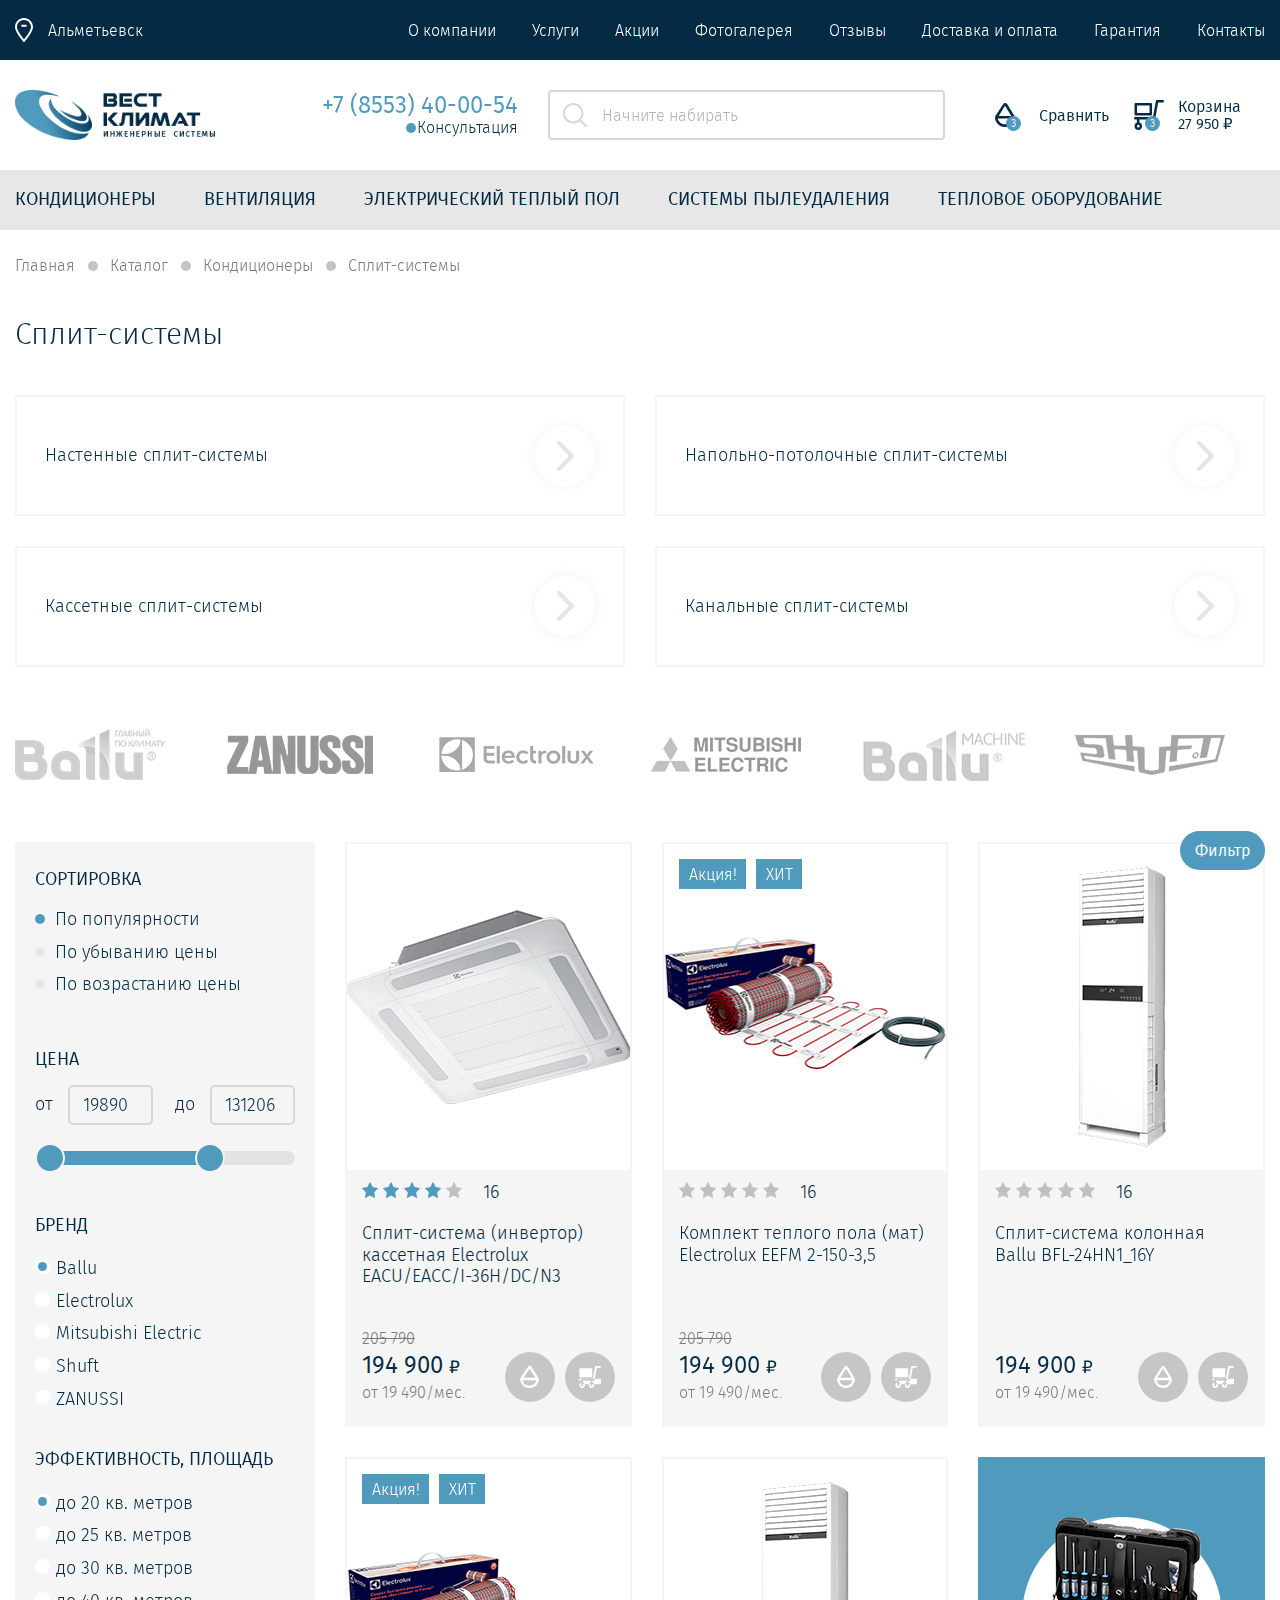
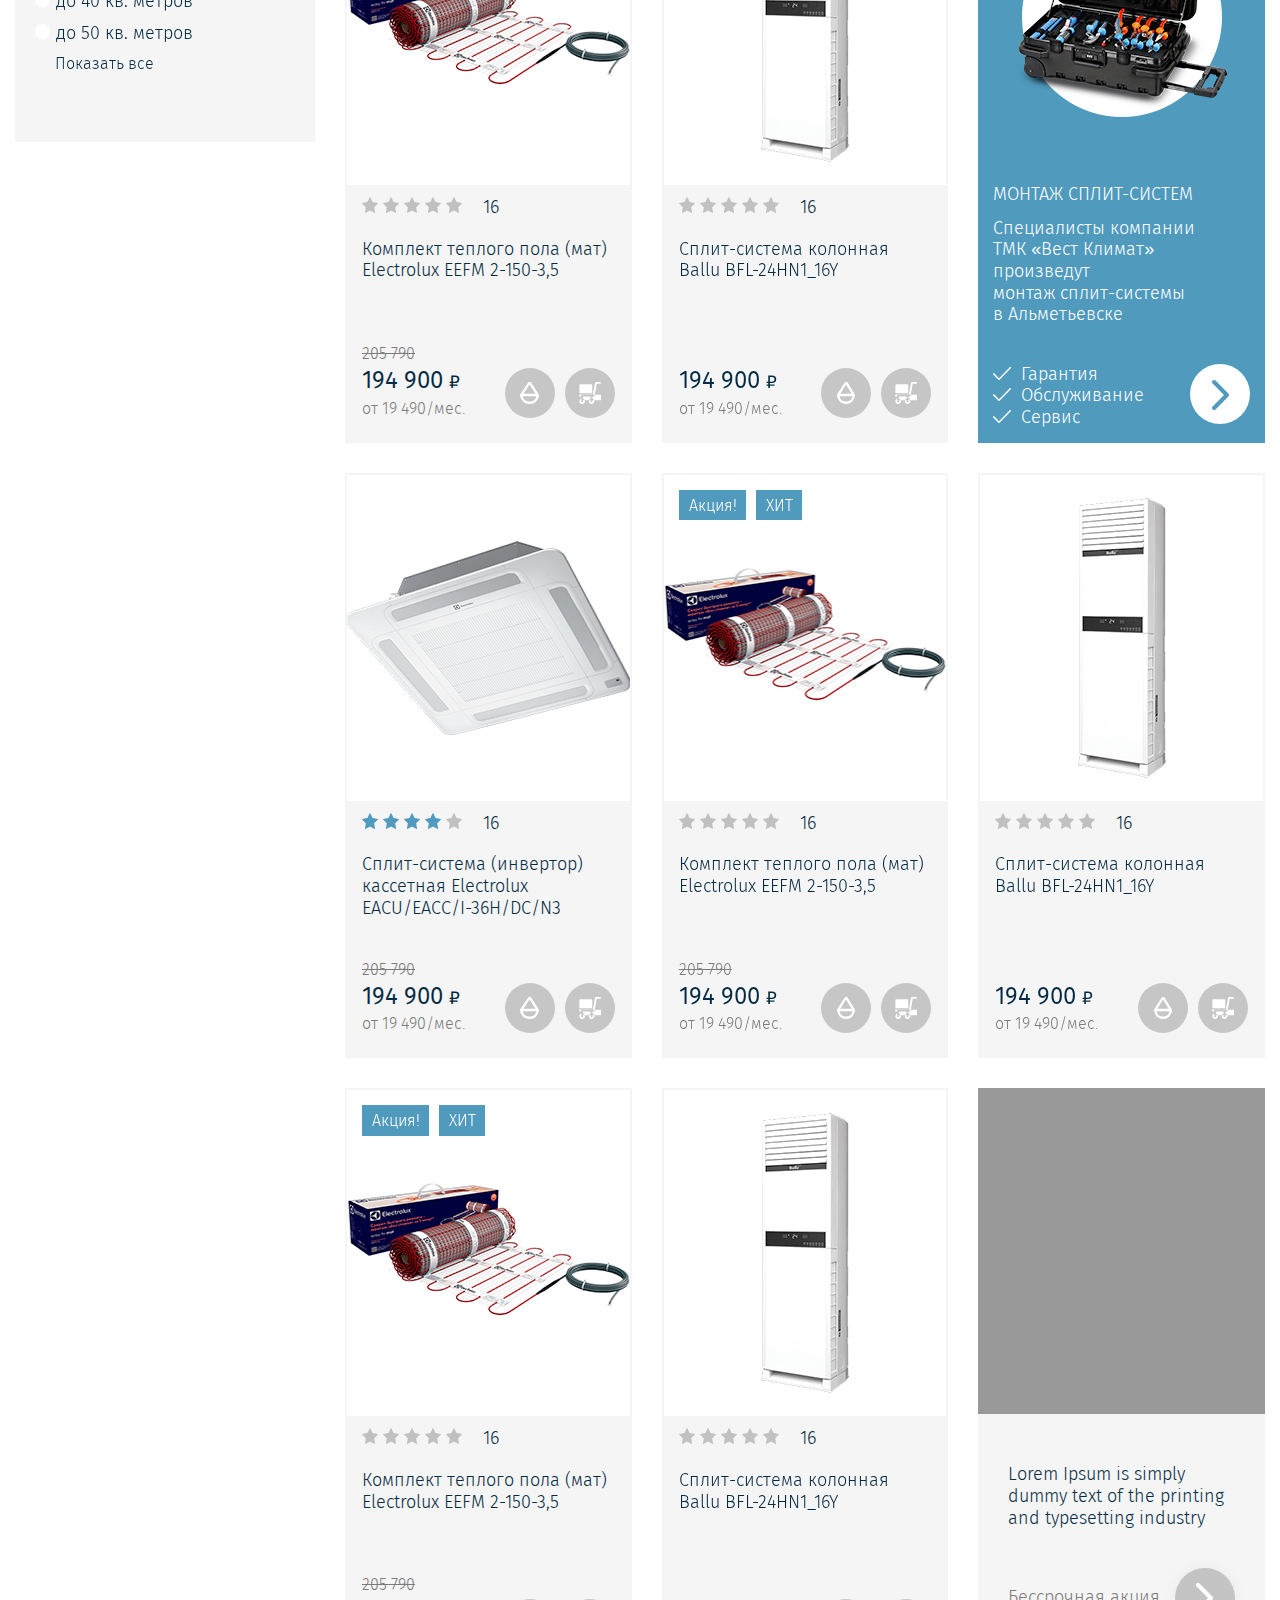
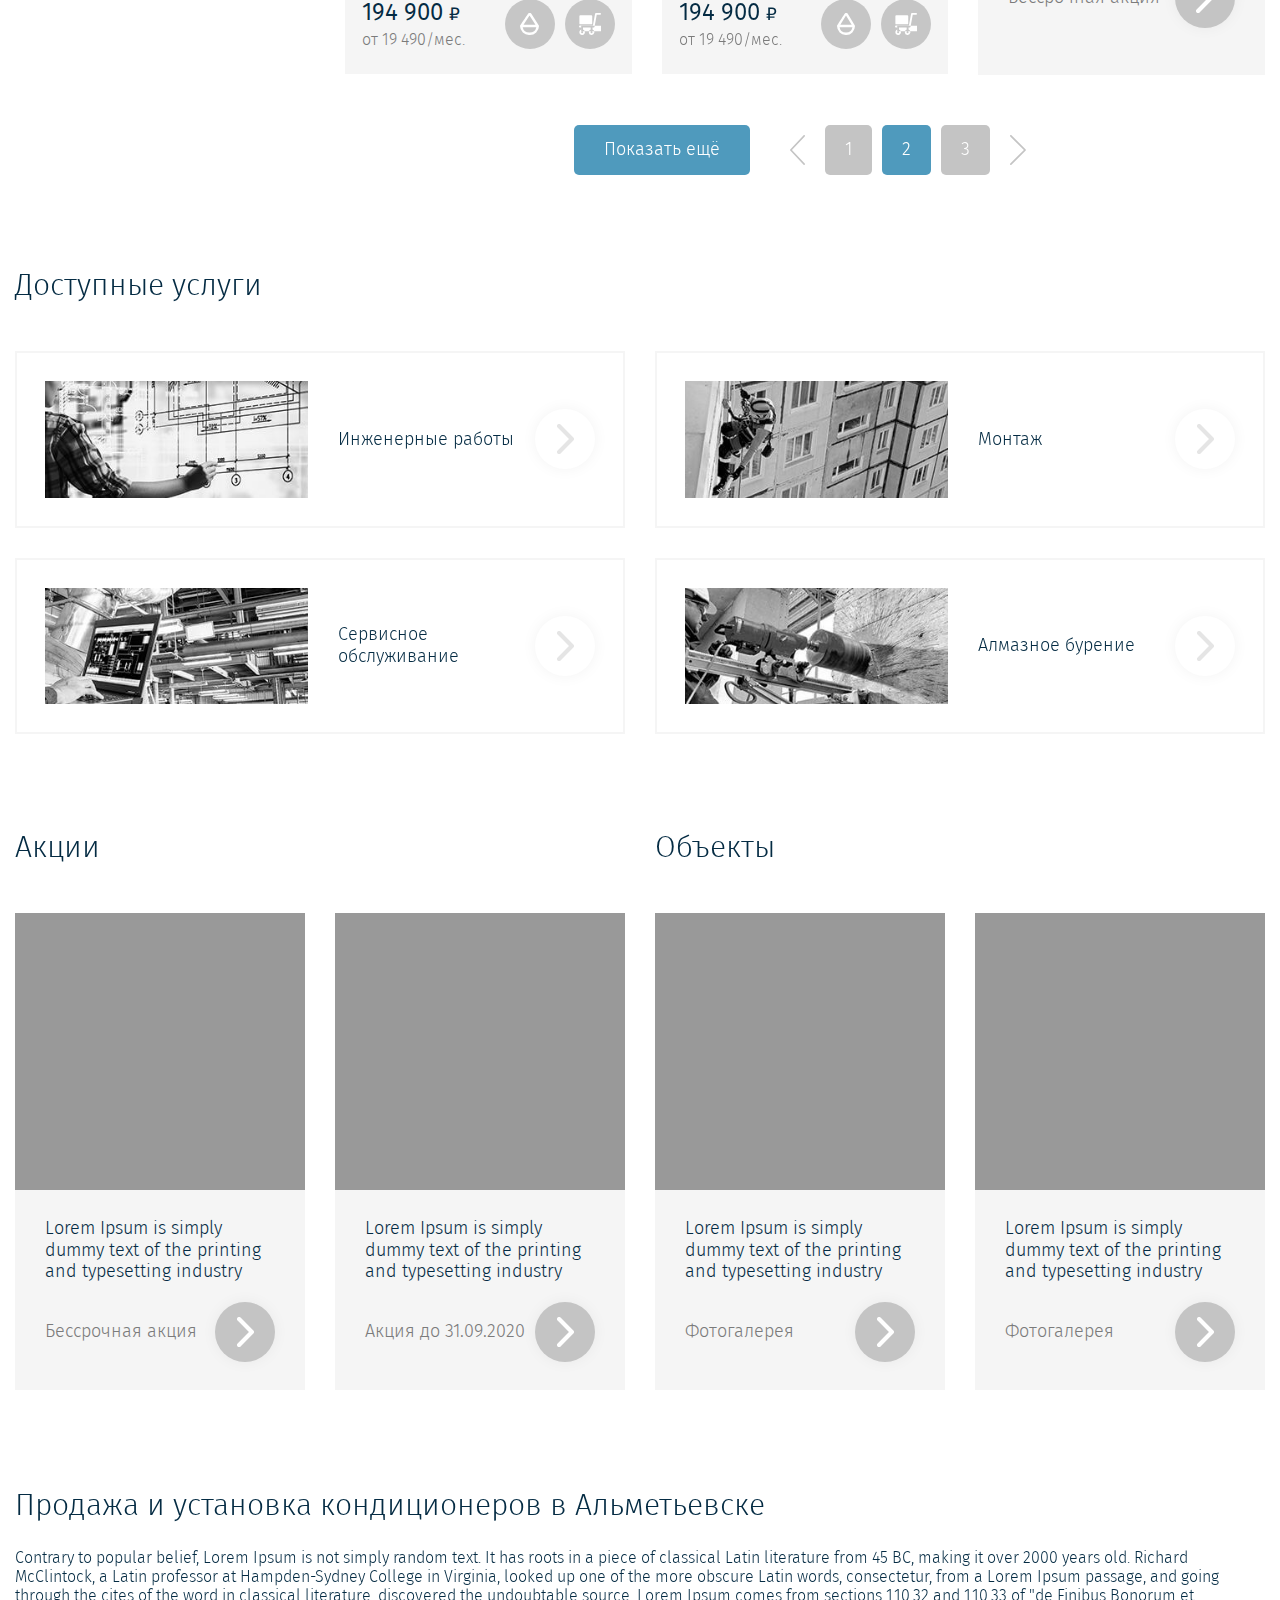
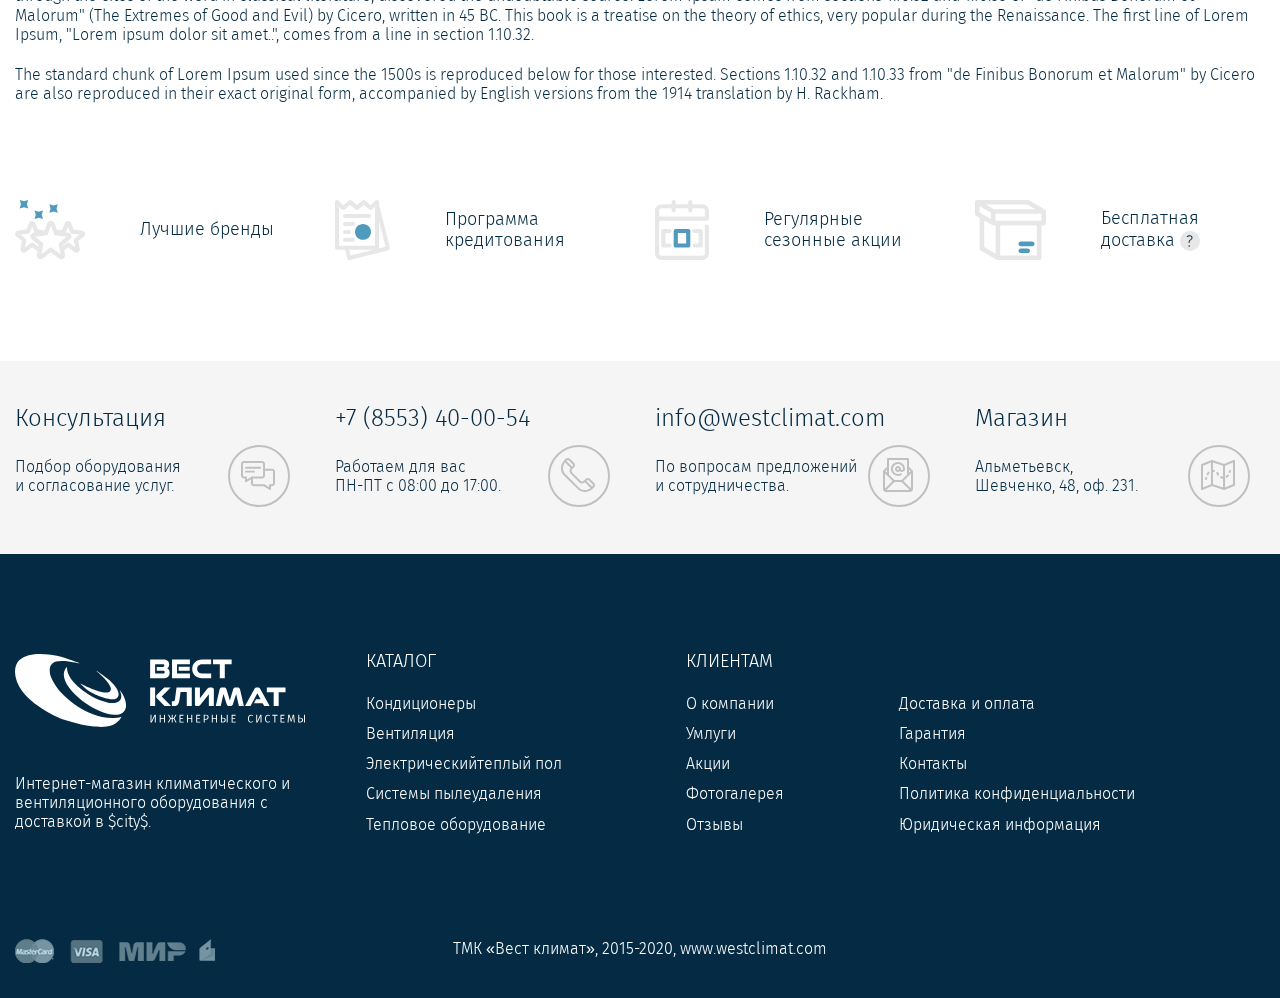
<file: kategoriya.html>
<!DOCTYPE html>
<html lang="ru">
<head>
  <meta charset="UTF-8">
  <meta name="viewport" content="width=device-width, initial-scale=1.0, shrink-to-fit=no">

  <title>ВЕСТ КЛИМАТ - Инженерные системы</title>

  <link rel="stylesheet" href="libs/bootstrap/css/bootstrap.min.css">
  <link rel="stylesheet" href="libs/swiper/swiper.min.css">
  <link rel="stylesheet" href="fonts/firasans/firasans.css">
  <link rel="stylesheet" href="libs/ion/ion.rangeSlider.min.css">
  <link rel="stylesheet" href="css/style.css">
  <link rel="stylesheet" href="css/media.css">

  <script src="libs/jquery/jquery.min.js"></script>
  <script src="libs/bootstrap/js/bootstrap.bundle.min.js"></script>
  <script src="libs/swiper/swiper.min.js"></script>
  <script src="libs/ion/ion.rangeSlider.min.js"></script>
</head>
<body>

<div class="header">
  <div class="header-top">
  <div class="container">
    <div class="flex space-between">
    <a href="javascript:void(0)" class="header-top-city">Альметьевск</a>
    <div class="header-top-list">
      <a class="header-top-link void" href="about.html">О компании</a>
      <a class="header-top-link void" href="services.html">Услуги</a>
      <a class="header-top-link void" href="stocks.html">Акции</a>
      <a class="header-top-link void" href="gallery.html">Фотогалерея</a>
      <a class="header-top-link void" href="reviews.html">Отзывы</a>
      <a class="header-top-link void" href="delivery.html">Доставка и оплата</a>
      <a class="header-top-link void" href="warranty.html">Гарантия</a>
      <a class="header-top-link void" href="contacts.html">Контакты</a>
    </div>
    <div class="responsive-item"><a href="tel:+78553400054" class="header-tel">+7 (8553) 40-00-54</a></div>
    </div>
  </div>
  </div>
  <div class="header-main">
  <div class="container">
    <div class="row row-center">
    <div class="col-lg-5">
      <div class="header-flex">
      <a href="/" class="header-logo">
        <img class="header-logo-src" src="images/logo.png" alt="ВЕСТ КЛИМАТ - Инженерные системы">
      </a>
  
      <div class="header-contact">
        <a href="tel:+78553400054" class="header-contact-link header-contact-tel">
        +7 (8553) 40-00-54
        </a>
        <a href="javascript:void(0)" class="header-contact-link header-contact-modal" data-toggle="modal" data-target="#consultModal">
        Консультация
        </a>
      </div>
      </div>
    </div>
    <div class="col-lg-4">
      <input type="text" class="header-search form-style" placeholder="Начните набирать">
    </div>
    <div class="col-lg-3">
      <div class="header-actions">
      <a href="javascript:void(0)" class="header-action has-items">
        <div class="header-action-icon">
        <img src="images/header-compare-icon.svg" alt="">
        <div class="header-action-count">3</div>
        </div>
        <div class="header-action-body">
        <div class="header-action-title">Сравнить</div>
        </div>
      </a>
      <a href="javascript:void(0)" class="header-action has-items">
        <div class="header-action-icon">
        <img src="images/header-cart.svg" alt="">
        <div class="header-action-count">3</div>
        </div>
        <div class="header-action-body">
        <div class="header-action-title">Корзина</div>
        <div class="header-action-total">27 950 ₽</div>
        </div>
      </a>
      </div>
    </div>
    </div>
  </div>
  </div>
  <div class="header-responsive">
  <div class="container">
    <div class="row row-responsive">
    <div class="col-logo">
      <a href="/" class="responsive-logo">
      <img class="responsive-logo-src" src="images/logo.png" alt="">
      </a>
    </div>
    <div class="col-btns">
      <a href="javascript:void(0)" class="responsive-btn search-button">
      <img class="responsive-btn-icon" src="images/header-search-icon.svg" alt="Поиск">
      </a>
      <a href="javascript:void(0)" class="responsive-btn">
      <img class="responsive-btn-icon" src="images/header-compare-icon.svg" alt="Сравнить">
      <div class="has-items-count">3</div>
      </a>
      <a href="javascript:void(0)" class="responsive-btn">
      <img class="responsive-btn-icon" src="images/header-cart.svg" alt="Корзина">
      <div class="has-items-count">3</div>
      </a>
    </div>
    </div>
  </div>
  </div>
  <div class="search-responsive">
  <div class="container">
    <form class="search-responsive-form"><input class="search-responsive-input" type="text" placeholder="Начните набирать..."></form>
  </div>
  </div>
  <div class="header-nav">
  <div class="container">
    <ul class="header-nav-list">
    <li class="header-nav-item drop-hover" data-nav-id="0">
      <a href="category.html" class="header-nav-link void">Кондиционеры</a>
      <div class="header-nav-drop" data-drop-id="0">
      <div class="container">
        <div class="row">
        <div class="col-lg-6">
          <div class="nav-drop-inner nav-drop-catalog">
          <div class="nav-drop-title">Каталог кондиционеров</div>
          <div class="nav-drop-flex">
            <ul class="nav-drop-list">
            <li class="nav-drop-item">
              <a href="javascript:void(0)" class="nav-drop-link">Мобильные</a>
            </li>
            <li class="nav-drop-item">
              <a href="javascript:void(0)" class="nav-drop-link">Сплит-системы</a>
              <ul class="nav-drop-sub">
              <li class="nav-drop-sub-item">
                <a href="javascript:void(0)" class="nav-drop-sub-link">Настенные</a>
              </li>
              <li class="nav-drop-sub-item">
                <a href="javascript:void(0)" class="nav-drop-sub-link">Напольно-потолочные</a>
              </li>
              <li class="nav-drop-sub-item">
                <a href="javascript:void(0)" class="nav-drop-sub-link">Кассетные</a>
              </li>
              <li class="nav-drop-sub-item">
                <a href="javascript:void(0)" class="nav-drop-sub-link">Канальные</a>
              </li>
              </ul>
            </li>
            </ul>
            <ul class="nav-drop-list">
            <li class="nav-drop-item">
              <a href="javascript:void(0)" class="nav-drop-link">Колонные</a>
            </li>
            <li class="nav-drop-item">
              <a href="javascript:void(0)" class="nav-drop-link">Мультисплит-системы</a>
            </li>
            <li class="nav-drop-item">
              <a href="javascript:void(0)" class="nav-drop-link">Расходные материалы</a>
            </li>
            <li class="nav-drop-item">
              <a href="javascript:void(0)" class="nav-drop-link">Дополнительные аксесуры</a>
            </li>
            </ul>
          </div>
          </div>
        </div>
        <div class="col-lg-6">
          <div class="nav-drop-inner">
          <div class="nav-drop-title">Бренды</div>
          <div class="nav-drop-flex">
            <ul class="nav-drop-list nav-drop-list-right">
            <li class="nav-drop-item">
              <a href="javascript:void(0)" class="nav-drop-link">Ballu</a>
            </li>
            <li class="nav-drop-item">
              <a href="javascript:void(0)" class="nav-drop-link">Elektrolux</a>
            </li>
            <li class="nav-drop-item">
              <a href="javascript:void(0)" class="nav-drop-link">SHUFT</a>
            </li>
            <li class="nav-drop-item">
              <a href="javascript:void(0)" class="nav-drop-link">Mitsubishi Electric</a>
            </li>
            </ul>
            <ul class="nav-drop-list nav-drop-list-right">
            <li class="nav-drop-item">
              <a href="javascript:void(0)" class="nav-drop-link">Ballu</a>
            </li>
            <li class="nav-drop-item">
              <a href="javascript:void(0)" class="nav-drop-link">Elektrolux</a>
            </li>
            <li class="nav-drop-item">
              <a href="javascript:void(0)" class="nav-drop-link">SHUFT</a>
            </li>
            <li class="nav-drop-item">
              <a href="javascript:void(0)" class="nav-drop-link">Mitsubishi Electric</a>
            </li>
            </ul>
          </div>
          </div>
        </div>
        </div>
      </div>
      </div>
    </li>
    <li class="header-nav-item">
      <a href="category.html" class="header-nav-link void">Вентиляция</a>
    </li>
    <li class="header-nav-item">
      <a href="category.html" class="header-nav-link void">Электрический теплый пол</a>
    </li>
    <li class="header-nav-item">
      <a href="category.html" class="header-nav-link void">Системы пылеудаления</a>
    </li>
    <li class="header-nav-item">
      <a href="category.html" class="header-nav-link void">Тепловое оборудование</a>
    </li>
    </ul>
  </div>
  </div>
</div>

<div class="header-burger">
  <div class="burger-line line-1"></div>
  <div class="burger-line line-2"></div>
  <div class="burger-line line-3"></div>
</div>

<div class="page-breadcrumbs">
  <div class="container">
  <div class="page-breadcrumbs-list">
    <a href="javascript:void(0)" class="page-breadcrumbs-link">Главная</a>
    <a href="javascript:void(0)" class="page-breadcrumbs-link">Каталог</a>
    <a href="javascript:void(0)" class="page-breadcrumbs-link">Кондиционеры</a>
    <a href="javascript:void(0)" class="page-breadcrumbs-link">Сплит-системы</a>
  </div>
  </div>
</div>

<div class="catalog-cats">
  <div class="container">
  <div class="section-heading">Сплит-системы</div>

  <div class="row row-cats">
    <div class="col-lg-6 col-services col-catalog-cats">
      <a href="javascript:void(0)" class="services-item">
        <div class="services-item-name">Настенные сплит-системы</div>
        <div class="services-arrow"></div>
      </a>
      </div>
      <div class="col-lg-6 col-services col-catalog-cats">
      <a href="javascript:void(0)" class="services-item">
        <div class="services-item-name">Напольно-потолочные сплит-системы</div>
        <div class="services-arrow"></div>
      </a>
      </div>
      <div class="col-lg-6 col-services col-catalog-cats">
      <a href="javascript:void(0)" class="services-item">
        <div class="services-item-name">Кассетные сплит-системы</div>
        <div class="services-arrow"></div>
      </a>
      </div>
      <div class="col-lg-6 col-services col-catalog-cats">
      <a href="javascript:void(0)" class="services-item">
        <div class="services-item-name">Канальные сплит-системы</div>
        <div class="services-arrow"></div>
      </a>
      </div>
  </div>
  </div>
</div>

<div class="brands">
  <div class="container">
  <div class="brands-slider swiper-container">
    <div class="swiper-wrapper">
    <div class="swiper-slide brands-slide" style="background-image: url(images/brands/1.jpg);"></div>
    <div class="swiper-slide brands-slide" style="background-image: url(images/brands/2.jpg);"></div>
    <div class="swiper-slide brands-slide" style="background-image: url(images/brands/3.jpg);"></div>
    <div class="swiper-slide brands-slide" style="background-image: url(images/brands/4.jpg);"></div>
    <div class="swiper-slide brands-slide" style="background-image: url(images/brands/5.jpg);"></div>
    <div class="swiper-slide brands-slide" style="background-image: url(images/brands/6.jpg);"></div>
    </div>
  </div>
  </div>
</div>

<div class="catalog">
  <div class="container">
    <div class="row">
      <div class="catalog-side">
        <div class="filter">
          <div class="filter-item">
            <div class="filter-title">Сортировка</div>
            <div class="filter-body">
              <div class="filter-links">
                <a href="javascript:void(0)" class="filter-select-link active">По популярности</a>
                <a href="javascript:void(0)" class="filter-select-link">По убыванию цены</a>
                <a href="javascript:void(0)" class="filter-select-link">По возрастанию цены</a>
              </div>
            </div>
          </div>
          <div class="filter-item">
            <div class="filter-title">Цена</div>
            <div class="filter-body">
              <div class="filter-price">
                <div class="filter-price-item">
                  от
                  <input class="filter-price-value price-min" value="19 890">
                </div>
                <div class="filter-price-item">
                  до
                  <input class="filter-price-value price-max" value="19 890">
                </div>
              </div>

              <input type="text" class="js-range-slider" name="price_range" value=""
                data-hide-from-to="true"
                data-hide-min-max="true"
                data-skin="round"
                data-type="double"
                data-min="19890"
                data-max="179890"
                data-from="19890"
                data-to="131206"
                data-grid="false"
              >

              <script>
              $(function () {
                function updateData(getData) {
                  $(".price-min").val(getData.from);
                  $(".price-min").attr('value', getData.from);
                  $(".price-max").val(getData.to);
                  $(".price-max").attr('value', getData.to);
                }

                $(".js-range-slider").ionRangeSlider({
                  onStart: function (data) {
                    updateData(data);
                  },

                  onChange: function (data) {
                    updateData(data);
                  }
                });
              });

              $(document).on('input', '.price-max', function () {
                $(".js-range-slider").data("ionRangeSlider").update({
                  to: $(this).val()
                })
              });

              $(document).on('input', '.price-min', function () {
                $(".js-range-slider").data("ionRangeSlider").update({
                  from: $(this).val()
                })
              });
              </script>
            </div>
          </div>
          <div class="filter-item">
            <div class="filter-title">Бренд</div>
            <div class="filter-body">
              <div class="filter-items-list">
                <label class="filter-check">
                  <input type="checkbox" class="filter-check-input" checked>
                  <span class="filter-check-name">Ballu</span>
                </label>
                <label class="filter-check">
                  <input type="checkbox" class="filter-check-input">
                  <span class="filter-check-name">Electrolux</span>
                </label>
                <label class="filter-check">
                  <input type="checkbox" class="filter-check-input">
                  <span class="filter-check-name">Mitsubishi Electric</span>
                </label>
                <label class="filter-check">
                  <input type="checkbox" class="filter-check-input">
                  <span class="filter-check-name">Shuft</span>
                </label>
                <label class="filter-check">
                  <input type="checkbox" class="filter-check-input">
                  <span class="filter-check-name">ZANUSSI</span>
                </label>
              </div>
            </div>
          </div>
          <div class="filter-item">
            <div class="filter-title">Эффективность, площадь</div>
            <div class="filter-body">
              <div class="filter-items-list">
                <label class="filter-check">
                  <input type="checkbox" class="filter-check-input" checked>
                  <span class="filter-check-name">до 20 кв. метров</span>
                </label>
                <label class="filter-check">
                  <input type="checkbox" class="filter-check-input">
                  <span class="filter-check-name">до 25 кв. метров</span>
                </label>
                <label class="filter-check">
                  <input type="checkbox" class="filter-check-input">
                  <span class="filter-check-name">до 30 кв. метров</span>
                </label>
                <label class="filter-check">
                  <input type="checkbox" class="filter-check-input">
                  <span class="filter-check-name">до 40 кв. метров</span>
                </label>
                <label class="filter-check">
                  <input type="checkbox" class="filter-check-input">
                  <span class="filter-check-name">до 50 кв. метров</span>
                </label>
              </div>
              <a href="javascript:void(0)" class="filter-items-more">Показать все</a>
            </div>
          </div>
        </div>
      </div>
      <div class="catalog-content">
        <div class="row">
          <div class="col-md-4 col-product">
            <div class="product-item">
              <a href="javascript:void(0)" class="product-preview" style="background-image: url(images/products/1.png);"></a>
              <div class="product-body">
                <div class="product-rating">
                  <div class="product-rating-list">
                    <div class="product-rating-item active"></div>
                    <div class="product-rating-item active"></div>
                    <div class="product-rating-item active"></div>
                    <div class="product-rating-item active"></div>
                    <div class="product-rating-item"></div>
                  </div>
  
                  <div class="product-rating-count">16</div>
                </div>
                <a href="javascript:void(0)" class="product-name">
                  Сплит-система (инвертор) кассетная Electrolux EACU/EACС/I-36H/DC/N3
                </a>
                <div class="product-flex">
                  <div class="product-flex-item">
                    <div class="product-price">
                      <div class="product-price-old">205 790</div>
                      <div class="product-price-new">194 900 <span>₽</span></div>
                      <div class="product-price-credit">от 19 490/мес.</div>
                    </div>
                  </div>
                  <div class="product-flex-item product-flex-end">
                    <div class="product-btns">
                      <a href="javascript:void(0)" class="product-btn">
                        <img src="images/products/product-btn-1.svg" alt="">
                      </a>
                      <a href="javascript:void(0)" class="product-btn">
                        <img src="images/products/product-btn-2.svg" alt="">
                      </a>
                    </div>
                  </div>
                </div>
              </div>
            </div>
          </div>
          <div class="col-md-4 col-product">
            <div class="product-item">
              <a href="javascript:void(0)" class="product-preview" style="background-image: url(images/products/3.png);"></a>
              <div class="product-body">
                <div class="product-rating">
                  <div class="product-rating-list">
                    <div class="product-rating-item"></div>
                    <div class="product-rating-item"></div>
                    <div class="product-rating-item"></div>
                    <div class="product-rating-item"></div>
                    <div class="product-rating-item"></div>
                  </div>
  
                  <div class="product-rating-count">16</div>
                </div>
                <a href="javascript:void(0)" class="product-name">
                  Комплект теплого пола (мат) Electrolux EEFM 2-150-3,5
                </a>
                <div class="product-flex">
                  <div class="product-flex-item">
                    <div class="product-price">
                      <div class="product-price-old">205 790</div>
                      <div class="product-price-new">194 900 <span>₽</span></div>
                      <div class="product-price-credit">от 19 490/мес.</div>
                    </div>
                  </div>
                  <div class="product-flex-item product-flex-end">
                    <div class="product-btns">
                      <a href="javascript:void(0)" class="product-btn">
                        <img src="images/products/product-btn-1.svg" alt="">
                      </a>
                      <a href="javascript:void(0)" class="product-btn">
                        <img src="images/products/product-btn-2.svg" alt="">
                      </a>
                    </div>
                  </div>
                </div>
              </div>
              <div class="product-labels">
                <div class="product-labels-item">Акция!</div>
                <div class="product-labels-item">ХИТ</div>
              </div>
            </div>
          </div>
          <div class="col-md-4 col-product">
            <div class="product-item">
              <a href="javascript:void(0)" class="product-preview" style="background-image: url(images/products/4.png);"></a>
              <div class="product-body">
                <div class="product-rating">
                  <div class="product-rating-list">
                    <div class="product-rating-item"></div>
                    <div class="product-rating-item"></div>
                    <div class="product-rating-item"></div>
                    <div class="product-rating-item"></div>
                    <div class="product-rating-item"></div>
                  </div>
  
                  <div class="product-rating-count">16</div>
                </div>
                <a href="javascript:void(0)" class="product-name">
                  Сплит-система колонная Ballu BFL-24HN1_16Y
                </a>
                <div class="product-flex">
                  <div class="product-flex-item">
                    <div class="product-price">
                      <div class="product-price-new">194 900 <span>₽</span></div>
                      <div class="product-price-credit">от 19 490/мес.</div>
                    </div>
                  </div>
                  <div class="product-flex-item product-flex-end">
                    <div class="product-btns">
                      <a href="javascript:void(0)" class="product-btn">
                        <img src="images/products/product-btn-1.svg" alt="">
                      </a>
                      <a href="javascript:void(0)" class="product-btn">
                        <img src="images/products/product-btn-2.svg" alt="">
                      </a>
                    </div>
                  </div>
                </div>
              </div>
            </div>
          </div>
          <div class="col-md-4 col-product">
            <div class="product-item">
              <a href="javascript:void(0)" class="product-preview" style="background-image: url(images/products/3.png);"></a>
              <div class="product-body">
                <div class="product-rating">
                  <div class="product-rating-list">
                    <div class="product-rating-item"></div>
                    <div class="product-rating-item"></div>
                    <div class="product-rating-item"></div>
                    <div class="product-rating-item"></div>
                    <div class="product-rating-item"></div>
                  </div>
  
                  <div class="product-rating-count">16</div>
                </div>
                <a href="javascript:void(0)" class="product-name">
                  Комплект теплого пола (мат) Electrolux EEFM 2-150-3,5
                </a>
                <div class="product-flex">
                  <div class="product-flex-item">
                    <div class="product-price">
                      <div class="product-price-old">205 790</div>
                      <div class="product-price-new">194 900 <span>₽</span></div>
                      <div class="product-price-credit">от 19 490/мес.</div>
                    </div>
                  </div>
                  <div class="product-flex-item product-flex-end">
                    <div class="product-btns">
                      <a href="javascript:void(0)" class="product-btn">
                        <img src="images/products/product-btn-1.svg" alt="">
                      </a>
                      <a href="javascript:void(0)" class="product-btn">
                        <img src="images/products/product-btn-2.svg" alt="">
                      </a>
                    </div>
                  </div>
                </div>
              </div>
              <div class="product-labels">
                <div class="product-labels-item">Акция!</div>
                <div class="product-labels-item">ХИТ</div>
              </div>
            </div>
          </div>
          <div class="col-md-4 col-product">
            <div class="product-item">
              <a href="javascript:void(0)" class="product-preview" style="background-image: url(images/products/4.png);"></a>
              <div class="product-body">
                <div class="product-rating">
                  <div class="product-rating-list">
                    <div class="product-rating-item"></div>
                    <div class="product-rating-item"></div>
                    <div class="product-rating-item"></div>
                    <div class="product-rating-item"></div>
                    <div class="product-rating-item"></div>
                  </div>
  
                  <div class="product-rating-count">16</div>
                </div>
                <a href="javascript:void(0)" class="product-name">
                  Сплит-система колонная Ballu BFL-24HN1_16Y
                </a>
                <div class="product-flex">
                  <div class="product-flex-item">
                    <div class="product-price">
                      <div class="product-price-new">194 900 <span>₽</span></div>
                      <div class="product-price-credit">от 19 490/мес.</div>
                    </div>
                  </div>
                  <div class="product-flex-item product-flex-end">
                    <div class="product-btns">
                      <a href="javascript:void(0)" class="product-btn">
                        <img src="images/products/product-btn-1.svg" alt="">
                      </a>
                      <a href="javascript:void(0)" class="product-btn">
                        <img src="images/products/product-btn-2.svg" alt="">
                      </a>
                    </div>
                  </div>
                </div>
              </div>
            </div>
          </div>
          <div class="col-md-4 col-product col-service">
            <div class="service-item">
              <img src="images/services-img.png" alt="Монтаж сплит-систем" class="services-img">
              <div class="service-body">
                <div class="service-title">Монтаж сплит-систем</div>
                <div class="service-desc">
                  Специалисты компании <br>
                  ТМК &laquo;Вест Климат&raquo; произведут <br>
                  монтаж сплит-системы <br>
                  в Альметьевске
                </div>
              </div>
              <div class="service-flex">
                <div class="service-flex-item">
                  <div class="service-list">
                    <div class="service-list-item">Гарантия</div>
                    <div class="service-list-item">Обслуживание</div>
                    <div class="service-list-item">Сервис</div>
                  </div>
                </div>
                <div class="service-flex-item">
                  <a href="javascript:void(0)" class="service-arrow"></a>
                </div>
              </div>
            </div>
          </div>
          <div class="col-md-4 col-product">
            <div class="product-item">
              <a href="javascript:void(0)" class="product-preview" style="background-image: url(images/products/1.png);"></a>
              <div class="product-body">
                <div class="product-rating">
                  <div class="product-rating-list">
                    <div class="product-rating-item active"></div>
                    <div class="product-rating-item active"></div>
                    <div class="product-rating-item active"></div>
                    <div class="product-rating-item active"></div>
                    <div class="product-rating-item"></div>
                  </div>
  
                  <div class="product-rating-count">16</div>
                </div>
                <a href="javascript:void(0)" class="product-name">
                  Сплит-система (инвертор) кассетная Electrolux EACU/EACС/I-36H/DC/N3
                </a>
                <div class="product-flex">
                  <div class="product-flex-item">
                    <div class="product-price">
                      <div class="product-price-old">205 790</div>
                      <div class="product-price-new">194 900 <span>₽</span></div>
                      <div class="product-price-credit">от 19 490/мес.</div>
                    </div>
                  </div>
                  <div class="product-flex-item product-flex-end">
                    <div class="product-btns">
                      <a href="javascript:void(0)" class="product-btn">
                        <img src="images/products/product-btn-1.svg" alt="">
                      </a>
                      <a href="javascript:void(0)" class="product-btn">
                        <img src="images/products/product-btn-2.svg" alt="">
                      </a>
                    </div>
                  </div>
                </div>
              </div>
            </div>
          </div>
          <div class="col-md-4 col-product">
            <div class="product-item">
              <a href="javascript:void(0)" class="product-preview" style="background-image: url(images/products/3.png);"></a>
              <div class="product-body">
                <div class="product-rating">
                  <div class="product-rating-list">
                    <div class="product-rating-item"></div>
                    <div class="product-rating-item"></div>
                    <div class="product-rating-item"></div>
                    <div class="product-rating-item"></div>
                    <div class="product-rating-item"></div>
                  </div>
  
                  <div class="product-rating-count">16</div>
                </div>
                <a href="javascript:void(0)" class="product-name">
                  Комплект теплого пола (мат) Electrolux EEFM 2-150-3,5
                </a>
                <div class="product-flex">
                  <div class="product-flex-item">
                    <div class="product-price">
                      <div class="product-price-old">205 790</div>
                      <div class="product-price-new">194 900 <span>₽</span></div>
                      <div class="product-price-credit">от 19 490/мес.</div>
                    </div>
                  </div>
                  <div class="product-flex-item product-flex-end">
                    <div class="product-btns">
                      <a href="javascript:void(0)" class="product-btn">
                        <img src="images/products/product-btn-1.svg" alt="">
                      </a>
                      <a href="javascript:void(0)" class="product-btn">
                        <img src="images/products/product-btn-2.svg" alt="">
                      </a>
                    </div>
                  </div>
                </div>
              </div>
              <div class="product-labels">
                <div class="product-labels-item">Акция!</div>
                <div class="product-labels-item">ХИТ</div>
              </div>
            </div>
          </div>
          <div class="col-md-4 col-product">
            <div class="product-item">
              <a href="javascript:void(0)" class="product-preview" style="background-image: url(images/products/4.png);"></a>
              <div class="product-body">
                <div class="product-rating">
                  <div class="product-rating-list">
                    <div class="product-rating-item"></div>
                    <div class="product-rating-item"></div>
                    <div class="product-rating-item"></div>
                    <div class="product-rating-item"></div>
                    <div class="product-rating-item"></div>
                  </div>
  
                  <div class="product-rating-count">16</div>
                </div>
                <a href="javascript:void(0)" class="product-name">
                  Сплит-система колонная Ballu BFL-24HN1_16Y
                </a>
                <div class="product-flex">
                  <div class="product-flex-item">
                    <div class="product-price">
                      <div class="product-price-new">194 900 <span>₽</span></div>
                      <div class="product-price-credit">от 19 490/мес.</div>
                    </div>
                  </div>
                  <div class="product-flex-item product-flex-end">
                    <div class="product-btns">
                      <a href="javascript:void(0)" class="product-btn">
                        <img src="images/products/product-btn-1.svg" alt="">
                      </a>
                      <a href="javascript:void(0)" class="product-btn">
                        <img src="images/products/product-btn-2.svg" alt="">
                      </a>
                    </div>
                  </div>
                </div>
              </div>
            </div>
          </div>
          <div class="col-md-4 col-product">
            <div class="product-item">
              <a href="javascript:void(0)" class="product-preview" style="background-image: url(images/products/3.png);"></a>
              <div class="product-body">
                <div class="product-rating">
                  <div class="product-rating-list">
                    <div class="product-rating-item"></div>
                    <div class="product-rating-item"></div>
                    <div class="product-rating-item"></div>
                    <div class="product-rating-item"></div>
                    <div class="product-rating-item"></div>
                  </div>
  
                  <div class="product-rating-count">16</div>
                </div>
                <a href="javascript:void(0)" class="product-name">
                  Комплект теплого пола (мат) Electrolux EEFM 2-150-3,5
                </a>
                <div class="product-flex">
                  <div class="product-flex-item">
                    <div class="product-price">
                      <div class="product-price-old">205 790</div>
                      <div class="product-price-new">194 900 <span>₽</span></div>
                      <div class="product-price-credit">от 19 490/мес.</div>
                    </div>
                  </div>
                  <div class="product-flex-item product-flex-end">
                    <div class="product-btns">
                      <a href="javascript:void(0)" class="product-btn">
                        <img src="images/products/product-btn-1.svg" alt="">
                      </a>
                      <a href="javascript:void(0)" class="product-btn">
                        <img src="images/products/product-btn-2.svg" alt="">
                      </a>
                    </div>
                  </div>
                </div>
              </div>
              <div class="product-labels">
                <div class="product-labels-item">Акция!</div>
                <div class="product-labels-item">ХИТ</div>
              </div>
            </div>
          </div>
          <div class="col-md-4 col-product">
            <div class="product-item">
              <a href="javascript:void(0)" class="product-preview" style="background-image: url(images/products/4.png);"></a>
              <div class="product-body">
                <div class="product-rating">
                  <div class="product-rating-list">
                    <div class="product-rating-item"></div>
                    <div class="product-rating-item"></div>
                    <div class="product-rating-item"></div>
                    <div class="product-rating-item"></div>
                    <div class="product-rating-item"></div>
                  </div>
  
                  <div class="product-rating-count">16</div>
                </div>
                <a href="javascript:void(0)" class="product-name">
                  Сплит-система колонная Ballu BFL-24HN1_16Y
                </a>
                <div class="product-flex">
                  <div class="product-flex-item">
                    <div class="product-price">
                      <div class="product-price-new">194 900 <span>₽</span></div>
                      <div class="product-price-credit">от 19 490/мес.</div>
                    </div>
                  </div>
                  <div class="product-flex-item product-flex-end">
                    <div class="product-btns">
                      <a href="javascript:void(0)" class="product-btn">
                        <img src="images/products/product-btn-1.svg" alt="">
                      </a>
                      <a href="javascript:void(0)" class="product-btn">
                        <img src="images/products/product-btn-2.svg" alt="">
                      </a>
                    </div>
                  </div>
                </div>
              </div>
            </div>
          </div>
          <div class="col-md-4 col-product">
            <a href="javascript:void(0)" class="post-item">
              <div class="post-photo"></div>
              <div class="post-body">
                <div class="post-name">
                  Lorem Ipsum is simply dummy text 
                  of the printing and typesetting 
                  industry
                </div>
                <div class="post-footer">
                  <div class="post-footer-desc">
                    <span>Бессрочная акция</span>
                  </div>
                  <div class="post-arrow"></div>
                </div>
              </div>
            </a>
          </div>
        </div>
        <div class="catalog-navigation">
          <a href="javascript:void(0)" class="catalog-more">Показать ещё</a>
          <ul class="catalog-pagination">
            <li class="catalog-pagination-item">
              <img class="catalog-nav" src="images/pagination-prev.svg" alt="">
            </li>
            <li class="catalog-pagination-item">
              <a href="javascript:void(0)" class="catalog-pagination-link">1</a>
            </li>
            <li class="catalog-pagination-item active">
              <a href="javascript:void(0)" class="catalog-pagination-link">2</a>
            </li>
            <li class="catalog-pagination-item">
              <a href="javascript:void(0)" class="catalog-pagination-link">3</a>
            </li>
            <li class="catalog-pagination-item">
              <img class="catalog-nav" src="images/pagination-next.svg" alt="">
            </li>
          </ul>
        </div>
      </div>
    </div>
  </div>
</div>

<div class="services cats-services">
  <div class="container">
  <div class="section-heading">Доступные услуги</div>

  <div class="row row-services">
    <div class="col-lg-6 col-services">
    <a href="javascript:void(0)" class="services-item">
      <div class="services-item-image" style="background-image: url(images/services/1.jpg);"></div>
      <div class="services-item-name">Инженерные работы</div>
      <div class="services-arrow"></div>
    </a>
    </div>
    <div class="col-lg-6 col-services">
    <a href="javascript:void(0)" class="services-item">
      <div class="services-item-image" style="background-image: url(images/services/2.jpg);"></div>
      <div class="services-item-name">Монтаж</div>
      <div class="services-arrow"></div>
    </a>
    </div>
    <div class="col-lg-6 col-services">
    <a href="javascript:void(0)" class="services-item">
      <div class="services-item-image" style="background-image: url(images/services/3.jpg);"></div>
      <div class="services-item-name">Сервисное обслуживание</div>
      <div class="services-arrow"></div>
    </a>
    </div>
    <div class="col-lg-6 col-services">
    <a href="javascript:void(0)" class="services-item">
      <div class="services-item-image" style="background-image: url(images/services/4.jpg);"></div>
      <div class="services-item-name">Алмазное бурение</div>
      <div class="services-arrow"></div>
    </a>
    </div>
  </div>
  </div>
</div>

<div class="stocks-objects cats-stocks-objects">
  <div class="container">
  <div class="row">
    <div class="col-lg-6">
    <div class="section-heading">Акции</div>
    <div class="row row-posts">
      <div class="col-lg-6 col-md-6 col-post">
      <a href="javascript:void(0)" class="post-item">
        <div class="post-photo"></div>
        <div class="post-body">
        <div class="post-name">
          Lorem Ipsum is simply dummy text 
          of the printing and typesetting 
          industry
        </div>
        <div class="post-footer">
          <div class="post-footer-desc">
          <span>Бессрочная акция</span>
          </div>
          <div class="post-arrow"></div>
        </div>
        </div>
      </a>
      </div>
      <div class="col-lg-6 col-md-6 col-post">
      <a href="javascript:void(0)" class="post-item">
        <div class="post-photo"></div>
        <div class="post-body">
        <div class="post-name">
          Lorem Ipsum is simply dummy text 
          of the printing and typesetting 
          industry
        </div>
        <div class="post-footer">
          <div class="post-footer-desc">
          <span>Акция до 31.09.2020</span>
          </div>
          <div class="post-arrow"></div>
        </div>
        </div>
      </a>
      </div>
    </div>
    </div>
    <div class="col-lg-6">
    <div class="section-heading">Объекты</div>
    <div class="row row-posts">
      <div class="col-lg-6 col-md-6 col-post">
      <a href="javascript:void(0)" class="post-item">
        <div class="post-photo"></div>
        <div class="post-body">
        <div class="post-name">
          Lorem Ipsum is simply dummy text 
          of the printing and typesetting 
          industry
        </div>
        <div class="post-footer">
          <div class="post-footer-desc">
          <span>Фотогалерея</span>
          </div>
          <div class="post-arrow"></div>
        </div>
        </div>
      </a>
      </div>
      <div class="col-lg-6 col-md-6 col-post">
      <a href="javascript:void(0)" class="post-item">
        <div class="post-photo"></div>
        <div class="post-body">
        <div class="post-name">
          Lorem Ipsum is simply dummy text 
          of the printing and typesetting 
          industry
        </div>
        <div class="post-footer">
          <div class="post-footer-desc">
          <span>Фотогалерея</span>
          </div>
          <div class="post-arrow"></div>
        </div>
        </div>
      </a>
      </div>
    </div>
    </div>
  </div>
  </div>
</div>

<div class="seo-block">
  <div class="container">
  <div class="section-heading">Продажа и установка кондиционеров в Альметьевске</div>
  <div class="seo-block-content">
    <p>
    Contrary to popular belief, Lorem Ipsum is not simply random text. It has roots in a piece of classical Latin literature from 45 BC, making it over 2000 years old. Richard McClintock, a Latin professor at 
    Hampden-Sydney College in Virginia, looked up one of the more obscure Latin words, consectetur, from a Lorem Ipsum passage, and going through the cites of the word in classical literature, discovered 
    the undoubtable source. Lorem Ipsum comes from sections 1.10.32 and 1.10.33 of "de Finibus Bonorum et Malorum" (The Extremes of Good and Evil) by Cicero, written in 45 BC. This book is a treatise on the 
    theory of ethics, very popular during the Renaissance. The first line of Lorem Ipsum, "Lorem ipsum dolor sit amet..", comes from a line in section 1.10.32.
    </p>
    <p>
    The standard chunk of Lorem Ipsum used since the 1500s is reproduced below for those interested. Sections 1.10.32 and 1.10.33 from "de Finibus Bonorum et Malorum" by Cicero are also reproduced in their 
    exact original form, accompanied by English versions from the 1914 translation by H. Rackham.
    </p>
  </div>
  </div>
</div>

<div class="advantage">
  <div class="container">
  <div class="row">
    <div class="col-lg-3 col-md-6 col-advantage">
    <div class="advantage-item">
      <img src="images/preim-icons/rating.svg" alt="Лучшие бренды" class="advantage-icon">
      <div class="advantage-title">Лучшие бренды</div>
    </div>
    </div>
    <div class="col-lg-3 col-md-6 col-advantage">
    <div class="advantage-item">
      <img src="images/preim-icons/invoice.svg" alt="Программа кредитования" class="advantage-icon">
      <div class="advantage-title">Программа кредитования</div>
    </div>
    </div>
    <div class="col-lg-3 col-md-6 col-advantage">
    <div class="advantage-item">
      <img src="images/preim-icons/calendar.svg" alt="Регулярные сезонные акции" class="advantage-icon">
      <div class="advantage-title">Регулярные сезонные акции</div>
    </div>
    </div>
    <div class="col-lg-3 col-md-6 col-advantage">
    <div class="advantage-item">
      <img src="images/preim-icons/box.svg" alt="Бесплатная доставка" class="advantage-icon">
      <div class="advantage-title">Бесплатная доставка <img src="images/tooltip-hint.svg" alt=""></div>
    </div>
    </div>
  </div>
  </div>
</div>

<div class="contacts cats-catalog-contacts">
  <div class="container">
  <div class="row">
    <div class="col-lg-3 col-md-6 col-contacts">
    <div class="contacts-item">
      <div class="section-heading heading-accent">
      Консультация
      </div>
      <div class="contacts-flex">
      <div class="contacts-item-desc">
        Подбор оборудования <br>
        и согласование услуг.
      </div>
      <div class="contacts-item-icon">
        <img src="images/contacts/1.svg" class="contacts-icon" alt="Подбор оборудования и согласование услуг.">
      </div>
      </div>
    </div>
    </div>
    <div class="col-lg-3 col-md-6 col-contacts">
    <div class="contacts-item">
      <div class="section-heading heading-accent">
      +7 (8553) 40-00-54
      </div>
      <div class="contacts-flex">
      <div class="contacts-item-desc">
        Работаем для вас <br>
        ПН-ПТ с 08:00 до 17:00.
      </div>
      <div class="contacts-item-icon">
        <img src="images/contacts/2.svg" class="contacts-icon" alt="Работаем для вас ПН-ПТ с 08:00 до 17:00.">
      </div>
      </div>
    </div>
    </div>
    <div class="col-lg-3 col-md-6 col-contacts">
    <div class="contacts-item">
      <div class="section-heading heading-accent">
      info@westclimat.com
      </div>
      <div class="contacts-flex">
      <div class="contacts-item-desc">
        По вопросам предложений <br>
        и сотрудничества.
      </div>
      <div class="contacts-item-icon">
        <img src="images/contacts/3.svg" class="contacts-icon" alt="По вопросам предложений и сотрудничества.">
      </div>
      </div>
    </div>
    </div>
    <div class="col-lg-3 col-md-6 col-contacts">
    <div class="contacts-item">
      <div class="section-heading heading-accent">
      Магазин
      </div>
      <div class="contacts-flex">
      <div class="contacts-item-desc">
        Альметьевск, <br>
        Шевченко, 48, оф. 231.
      </div>
      <div class="contacts-item-icon">
        <img src="images/contacts/4.svg" class="contacts-icon" alt="Альметьевск, Шевченко, 48, оф. 231.">
      </div>
      </div>
    </div>
    </div>
  </div>
  </div>
</div>

<div class="footer">
  <div class="container">
  <div class="row">
    <div class="col-lg-3 col-md-6">
    <a href="javascript:void(0)" class="footer-logo">
      <img src="images/footer-logo.svg" alt="title" class="footer-logo-src">
    </a>

    <div class="footer-description">
      Интернет-магазин климатического и <br>
      вентиляционного оборудования с <br>
      доставкой в $city$.
    </div>
    </div>
    <div class="col-lg-3 col-md-6 col-footer">
    <div class="footer-title">Каталог</div>
    <ul class="footer-list">
      <li class="footer-list-item"><a href="javascript:void(0)" class="footer-list-link">Кондиционеры</a></li>
      <li class="footer-list-item"><a href="javascript:void(0)" class="footer-list-link">Вентиляция</a></li>
      <li class="footer-list-item"><a href="javascript:void(0)" class="footer-list-link">Электрическийтеплый пол</a></li>
      <li class="footer-list-item"><a href="javascript:void(0)" class="footer-list-link">Системы пылеудаления</a></li>
      <li class="footer-list-item"><a href="javascript:void(0)" class="footer-list-link">Тепловое оборудование</a></li>
    </ul>
    </div>
    <div class="col-lg-2 col-md-6 col-footer">
    <div class="footer-title">Клиентам</div>
    <ul class="footer-list">
      <li class="footer-list-item"><a href="javascript:void(0)" class="footer-list-link">О компании</a></li>
      <li class="footer-list-item"><a href="javascript:void(0)" class="footer-list-link">Умлуги</a></li>
      <li class="footer-list-item"><a href="javascript:void(0)" class="footer-list-link">Акции</a></li>
      <li class="footer-list-item"><a href="javascript:void(0)" class="footer-list-link">Фотогалерея</a></li>
      <li class="footer-list-item"><a href="javascript:void(0)" class="footer-list-link">Отзывы</a></li>
    </ul>
    </div>
    <div class="col-lg-4 col-md-6 col-footer">
    <div class="footer-title" data-empty>&nbsp;</div>
    <ul class="footer-list">
      <li class="footer-list-item"><a href="javascript:void(0)" class="footer-list-link">Доставка и оплата</a></li>
      <li class="footer-list-item"><a href="javascript:void(0)" class="footer-list-link">Гарантия</a></li>
      <li class="footer-list-item"><a href="javascript:void(0)" class="footer-list-link">Контакты</a></li>
      <li class="footer-list-item"><a href="javascript:void(0)" class="footer-list-link">Политика конфиденциальности</a></li>
      <li class="footer-list-item"><a href="javascript:void(0)" class="footer-list-link">Юридическая информация</a></li>
    </ul>
    </div>
  </div>

  <div class="footer-copyright">
    <img src="images/payments.png" class="footer-payments" alt=""> ТМК «Вест климат», 2015-2020, www.westclimat.com
  </div>
  </div>
</div>

<!-- Consult Modal -->
<div class="modal modal-custom fade" id="consultModal" data-backdrop="false" tabindex="-1" role="dialog" aria-hidden="true">
  <div class="modal-dialog modal-dialog-custom modal-dialog-centered">
  <div class="modal-content modal-content-custom">
    <div class="modal-custom-head">
    <div class="modal-custom-title">Консультация <div class="modal-custom-close" data-dismiss="modal"><img src="images/modal-close.svg" alt=""></div></div>
    </div>
    <div class="modal-custom-body">
    <p>
      Подбор оборудования и услуг по Вашим требованиям и бюджету. <br>
      Оставьте заявку прямо сейчас!
    </p>

    <form class="modal-form">
      <input type="text" class="modal-form-input" placeholder="Имя">
      <input type="text" class="modal-form-input" placeholder="Телефон">
      <button class="modal-form-button" type="submit">
      Оставить заявку
      </button>

      <div class="modal-agree">
      Нажимая на кнопку “Оставть заявку”,<br>
      Вы соглашаетесь на обратотку персональных данных.
      </div>
    </form>
    </div>
  </div>
  </div>
</div>

<div class="catalog-filter">Фильтр</div>

<div class="overlay"></div>

<script src="libs/main.js"></script>
</body>
</html>
</file>
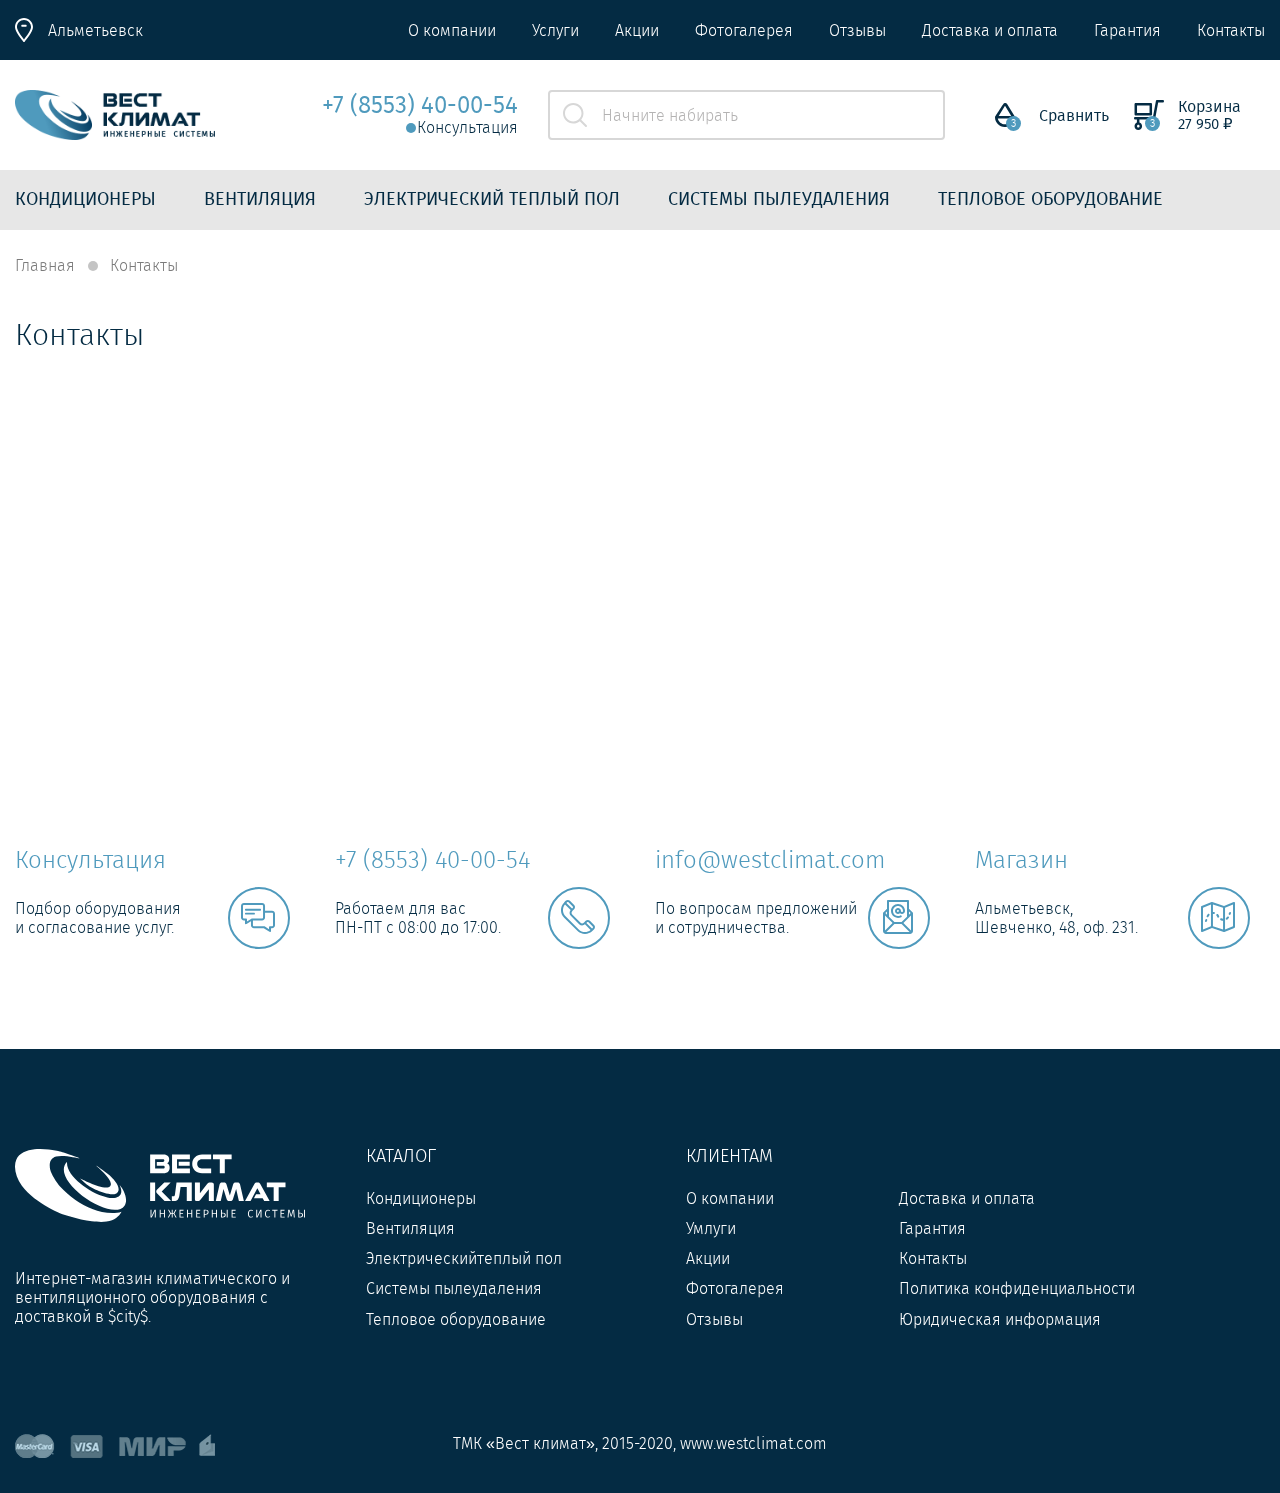
<file: kontakti.html>
<!DOCTYPE html>
<html lang="ru">
<head>
  <meta charset="UTF-8">
  <meta name="viewport" content="width=device-width, initial-scale=1.0, shrink-to-fit=no">
  <title>ВЕСТ КЛИМАТ - Инженерные системы</title>
  <link rel="stylesheet" href="libs/bootstrap/css/bootstrap.min.css">
  <link rel="stylesheet" href="libs/swiper/swiper.min.css">
  <link rel="stylesheet" href="fonts/firasans/firasans.css">
  <link rel="stylesheet" href="css/style.css">
  <link rel="stylesheet" href="css/media.css">
  <script src="libs/jquery/jquery.min.js"></script>
  <script src="libs/bootstrap/js/bootstrap.bundle.min.js"></script>
  <script src="libs/swiper/swiper.min.js"></script>

  <script src="https://api-maps.yandex.ru/2.1/?apikey=6445e34a-6356-496e-a717-c50ad2da116d&lang=ru_RU" type="text/javascript"></script>
</head>
<body>
<div class="header">
  <div class="header-top">
    <div class="container">
      <div class="flex space-between">
        <a href="javascript:void(0)" class="header-top-city">Альметьевск</a>
        <div class="header-top-list">
          <a class="header-top-link void" href="about.html">О компании</a>
          <a class="header-top-link void" href="services.html">Услуги</a>
          <a class="header-top-link void" href="stocks.html">Акции</a>
          <a class="header-top-link void" href="gallery.html">Фотогалерея</a>
          <a class="header-top-link void" href="reviews.html">Отзывы</a>
          <a class="header-top-link void" href="delivery.html">Доставка и оплата</a>
          <a class="header-top-link void" href="warranty.html">Гарантия</a>
          <a class="header-top-link void" href="contacts.html">Контакты</a>
        </div>
        <div class="responsive-item"><a href="tel:+78553400054" class="header-tel">+7 (8553) 40-00-54</a></div>
      </div>
    </div>
  </div>
  <div class="header-main">
    <div class="container">
      <div class="row row-center">
        <div class="col-lg-5">
          <div class="header-flex">
            <a href="/" class="header-logo">
            <img class="header-logo-src" src="images/logo.png" alt="ВЕСТ КЛИМАТ - Инженерные системы">
            </a>
            <div class="header-contact">
              <a href="tel:+78553400054" class="header-contact-link header-contact-tel">
              +7 (8553) 40-00-54
              </a>
              <a href="javascript:void(0)" class="header-contact-link header-contact-modal" data-toggle="modal" data-target="#consultModal">
              Консультация
              </a>
            </div>
          </div>
        </div>
        <div class="col-lg-4">
          <input type="text" class="header-search form-style" placeholder="Начните набирать">
        </div>
        <div class="col-lg-3">
          <div class="header-actions">
            <a href="javascript:void(0)" class="header-action has-items">
              <div class="header-action-icon">
                <img src="images/header-compare-icon.svg" alt="">
                <div class="header-action-count">3</div>
              </div>
              <div class="header-action-body">
                <div class="header-action-title">Сравнить</div>
              </div>
            </a>
            <a href="javascript:void(0)" class="header-action has-items">
              <div class="header-action-icon">
                <img src="images/header-cart.svg" alt="">
                <div class="header-action-count">3</div>
              </div>
              <div class="header-action-body">
                <div class="header-action-title">Корзина</div>
                <div class="header-action-total">27 950 ₽</div>
              </div>
            </a>
          </div>
        </div>
      </div>
    </div>
  </div>
  <div class="header-responsive">
    <div class="container">
      <div class="row row-responsive">
        <div class="col-logo">
          <a href="/" class="responsive-logo">
          <img class="responsive-logo-src" src="images/logo.png" alt="">
          </a>
        </div>
        <div class="col-btns">
          <a href="javascript:void(0)" class="responsive-btn search-button">
          <img class="responsive-btn-icon" src="images/header-search-icon.svg" alt="Поиск">
          </a>
          <a href="javascript:void(0)" class="responsive-btn">
            <img class="responsive-btn-icon" src="images/header-compare-icon.svg" alt="Сравнить">
            <div class="has-items-count">3</div>
          </a>
          <a href="javascript:void(0)" class="responsive-btn">
            <img class="responsive-btn-icon" src="images/header-cart.svg" alt="Корзина">
            <div class="has-items-count">3</div>
          </a>
        </div>
      </div>
    </div>
  </div>
  <div class="search-responsive">
    <div class="container">
      <form class="search-responsive-form"><input class="search-responsive-input" type="text" placeholder="Начните набирать..."></form>
    </div>
  </div>
  <div class="header-nav">
    <div class="container">
      <ul class="header-nav-list">
        <li class="header-nav-item drop-hover" data-nav-id="0">
          <a href="category.html" class="header-nav-link void">Кондиционеры</a>
          <div class="header-nav-drop" data-drop-id="0">
            <div class="container">
              <div class="row">
                <div class="col-lg-6">
                  <div class="nav-drop-inner nav-drop-catalog">
                    <div class="nav-drop-title">Каталог кондиционеров</div>
                    <div class="nav-drop-flex">
                      <ul class="nav-drop-list">
                        <li class="nav-drop-item">
                          <a href="javascript:void(0)" class="nav-drop-link">Мобильные</a>
                        </li>
                        <li class="nav-drop-item">
                          <a href="javascript:void(0)" class="nav-drop-link">Сплит-системы</a>
                          <ul class="nav-drop-sub">
                            <li class="nav-drop-sub-item">
                              <a href="javascript:void(0)" class="nav-drop-sub-link">Настенные</a>
                            </li>
                            <li class="nav-drop-sub-item">
                              <a href="javascript:void(0)" class="nav-drop-sub-link">Напольно-потолочные</a>
                            </li>
                            <li class="nav-drop-sub-item">
                              <a href="javascript:void(0)" class="nav-drop-sub-link">Кассетные</a>
                            </li>
                            <li class="nav-drop-sub-item">
                              <a href="javascript:void(0)" class="nav-drop-sub-link">Канальные</a>
                            </li>
                          </ul>
                        </li>
                      </ul>
                      <ul class="nav-drop-list">
                        <li class="nav-drop-item">
                          <a href="javascript:void(0)" class="nav-drop-link">Колонные</a>
                        </li>
                        <li class="nav-drop-item">
                          <a href="javascript:void(0)" class="nav-drop-link">Мультисплит-системы</a>
                        </li>
                        <li class="nav-drop-item">
                          <a href="javascript:void(0)" class="nav-drop-link">Расходные материалы</a>
                        </li>
                        <li class="nav-drop-item">
                          <a href="javascript:void(0)" class="nav-drop-link">Дополнительные аксесуры</a>
                        </li>
                      </ul>
                    </div>
                  </div>
                </div>
                <div class="col-lg-6">
                  <div class="nav-drop-inner">
                    <div class="nav-drop-title">Бренды</div>
                    <div class="nav-drop-flex">
                      <ul class="nav-drop-list nav-drop-list-right">
                        <li class="nav-drop-item">
                          <a href="javascript:void(0)" class="nav-drop-link">Ballu</a>
                        </li>
                        <li class="nav-drop-item">
                          <a href="javascript:void(0)" class="nav-drop-link">Elektrolux</a>
                        </li>
                        <li class="nav-drop-item">
                          <a href="javascript:void(0)" class="nav-drop-link">SHUFT</a>
                        </li>
                        <li class="nav-drop-item">
                          <a href="javascript:void(0)" class="nav-drop-link">Mitsubishi Electric</a>
                        </li>
                      </ul>
                      <ul class="nav-drop-list nav-drop-list-right">
                        <li class="nav-drop-item">
                          <a href="javascript:void(0)" class="nav-drop-link">Ballu</a>
                        </li>
                        <li class="nav-drop-item">
                          <a href="javascript:void(0)" class="nav-drop-link">Elektrolux</a>
                        </li>
                        <li class="nav-drop-item">
                          <a href="javascript:void(0)" class="nav-drop-link">SHUFT</a>
                        </li>
                        <li class="nav-drop-item">
                          <a href="javascript:void(0)" class="nav-drop-link">Mitsubishi Electric</a>
                        </li>
                      </ul>
                    </div>
                  </div>
                </div>
              </div>
            </div>
          </div>
        </li>
        <li class="header-nav-item">
          <a href="category.html" class="header-nav-link void">Вентиляция</a>
        </li>
        <li class="header-nav-item">
          <a href="category.html" class="header-nav-link void">Электрический теплый пол</a>
        </li>
        <li class="header-nav-item">
          <a href="category.html" class="header-nav-link void">Системы пылеудаления</a>
        </li>
        <li class="header-nav-item">
          <a href="category.html" class="header-nav-link void">Тепловое оборудование</a>
        </li>
      </ul>
    </div>
  </div>
</div>
<div class="header-burger">
  <div class="burger-line line-1"></div>
  <div class="burger-line line-2"></div>
  <div class="burger-line line-3"></div>
</div>
<div class="page-breadcrumbs">
  <div class="container">
    <div class="page-breadcrumbs-list">
      <a href="javascript:void(0)" class="page-breadcrumbs-link">Главная</a>
      <a href="javascript:void(0)" class="page-breadcrumbs-link">Контакты</a>
    </div>
    <div class="section-heading">Контакты</div>
  </div>
</div>

<div class="page-content">
  <div class="container">
    <div id="map" class="contacts-map"></div>
  </div>
</div>

<div class="contacts contacts-page">
  <div class="container">
    <div class="row">
      <div class="col-lg-3 col-md-6 col-contacts">
        <div class="contacts-item">
          <div class="section-heading heading-accent">
            Консультация
          </div>
          <div class="contacts-flex">
            <div class="contacts-item-desc">
              Подбор оборудования <br>
              и согласование услуг.
            </div>
            <div class="contacts-item-icon">
              <img src="images/contacts/1.svg" class="contacts-icon" alt="Подбор оборудования и согласование услуг.">
            </div>
          </div>
        </div>
      </div>
      <div class="col-lg-3 col-md-6 col-contacts">
        <div class="contacts-item">
          <div class="section-heading heading-accent">
            +7 (8553) 40-00-54
          </div>
          <div class="contacts-flex">
            <div class="contacts-item-desc">
              Работаем для вас <br>
              ПН-ПТ с 08:00 до 17:00.
            </div>
            <div class="contacts-item-icon">
              <img src="images/contacts/2.svg" class="contacts-icon" alt="Работаем для вас ПН-ПТ с 08:00 до 17:00.">
            </div>
          </div>
        </div>
      </div>
      <div class="col-lg-3 col-md-6 col-contacts">
        <div class="contacts-item">
          <div class="section-heading heading-accent">
            info@westclimat.com
          </div>
          <div class="contacts-flex">
            <div class="contacts-item-desc">
              По вопросам предложений <br>
              и сотрудничества.
            </div>
            <div class="contacts-item-icon">
              <img src="images/contacts/3.svg" class="contacts-icon" alt="По вопросам предложений и сотрудничества.">
            </div>
          </div>
        </div>
      </div>
      <div class="col-lg-3 col-md-6 col-contacts">
        <div class="contacts-item">
          <div class="section-heading heading-accent">
            Магазин
          </div>
          <div class="contacts-flex">
            <div class="contacts-item-desc">
              Альметьевск, <br>
              Шевченко, 48, оф. 231.
            </div>
            <div class="contacts-item-icon">
              <img src="images/contacts/4.svg" class="contacts-icon" alt="Альметьевск, Шевченко, 48, оф. 231.">
            </div>
          </div>
        </div>
      </div>
    </div>
  </div>
</div>
<div class="footer">
  <div class="container">
    <div class="row">
      <div class="col-lg-3 col-md-6">
        <a href="javascript:void(0)" class="footer-logo">
        <img src="images/footer-logo.svg" alt="title" class="footer-logo-src">
        </a>
        <div class="footer-description">
          Интернет-магазин климатического и <br>
          вентиляционного оборудования с <br>
          доставкой в $city$.
        </div>
      </div>
      <div class="col-lg-3 col-md-6 col-footer">
        <div class="footer-title">Каталог</div>
        <ul class="footer-list">
          <li class="footer-list-item"><a href="javascript:void(0)" class="footer-list-link">Кондиционеры</a></li>
          <li class="footer-list-item"><a href="javascript:void(0)" class="footer-list-link">Вентиляция</a></li>
          <li class="footer-list-item"><a href="javascript:void(0)" class="footer-list-link">Электрическийтеплый пол</a></li>
          <li class="footer-list-item"><a href="javascript:void(0)" class="footer-list-link">Системы пылеудаления</a></li>
          <li class="footer-list-item"><a href="javascript:void(0)" class="footer-list-link">Тепловое оборудование</a></li>
        </ul>
      </div>
      <div class="col-lg-2 col-md-6 col-footer">
        <div class="footer-title">Клиентам</div>
        <ul class="footer-list">
          <li class="footer-list-item"><a href="javascript:void(0)" class="footer-list-link">О компании</a></li>
          <li class="footer-list-item"><a href="javascript:void(0)" class="footer-list-link">Умлуги</a></li>
          <li class="footer-list-item"><a href="javascript:void(0)" class="footer-list-link">Акции</a></li>
          <li class="footer-list-item"><a href="javascript:void(0)" class="footer-list-link">Фотогалерея</a></li>
          <li class="footer-list-item"><a href="javascript:void(0)" class="footer-list-link">Отзывы</a></li>
        </ul>
      </div>
      <div class="col-lg-4 col-md-6 col-footer">
        <div class="footer-title" data-empty>&nbsp;</div>
        <ul class="footer-list">
          <li class="footer-list-item"><a href="javascript:void(0)" class="footer-list-link">Доставка и оплата</a></li>
          <li class="footer-list-item"><a href="javascript:void(0)" class="footer-list-link">Гарантия</a></li>
          <li class="footer-list-item"><a href="javascript:void(0)" class="footer-list-link">Контакты</a></li>
          <li class="footer-list-item"><a href="javascript:void(0)" class="footer-list-link">Политика конфиденциальности</a></li>
          <li class="footer-list-item"><a href="javascript:void(0)" class="footer-list-link">Юридическая информация</a></li>
        </ul>
      </div>
    </div>
    <div class="footer-copyright">
      <img src="images/payments.png" class="footer-payments" alt=""> ТМК «Вест климат», 2015-2020, www.westclimat.com
    </div>
  </div>
</div>
<!-- Consult Modal -->
<div class="modal modal-custom fade" id="consultModal" data-backdrop="false" tabindex="-1" role="dialog" aria-hidden="true">
  <div class="modal-dialog modal-dialog-custom modal-dialog-centered">
    <div class="modal-content modal-content-custom">
      <div class="modal-custom-head">
        <div class="modal-custom-title">
          Консультация 
          <div class="modal-custom-close" data-dismiss="modal"><img src="images/modal-close.svg" alt=""></div>
        </div>
      </div>
      <div class="modal-custom-body">
        <p>
          Подбор оборудования и услуг по Вашим требованиям и бюджету. <br>
          Оставьте заявку прямо сейчас!
        </p>
        <form class="modal-form">
          <input type="text" class="modal-form-input" placeholder="Имя">
          <input type="text" class="modal-form-input" placeholder="Телефон">
          <button class="modal-form-button" type="submit">
          Оставить заявку
          </button>
          <div class="modal-agree">
            Нажимая на кнопку “Оставть заявку”,<br>
            Вы соглашаетесь на обратотку персональных данных.
          </div>
        </form>
      </div>
    </div>
  </div>
</div>
<div class="overlay"></div>
<script src="libs/main.js"></script>

<script>
ymaps.ready(init);

function init() {
  var city01 = [54.894775518358045, 52.299498760748484];

  var map = new ymaps.Map("map", {
    center: city01,
    zoom: 16,
    controls: [],
    behaviors: ["drag"]
  });

  // Набережные Челны
  var placeMarkCity = new ymaps.Placemark(city01, {
    hintContent: "<div>Вест Климат в Альметьевске</div>",
    balloonContent: [
      "<div class=\"yam-balloon\">",
        "<div class=\"yam-ballon-item\">",
          "<div class=\"yam-ballon-shop\">— Магазин Вест Климат</div>",
          "<div>8 (8552) 35-07-87<br>",
          "Альметьевск, Шевченко, 48, оф. 231.</div>",
        "</div>",
      "</div>",
    ].join('')
  }, {
    iconLayout: "default#image",
    iconImageHref: "images/placemarker.svg",
    iconImageSize: [53, 70],
    iconImageOffset: [-26.5, -70]
  });


  map.geoObjects.add(placeMarkCity);
}
</script>
</body>
</html>
</file>
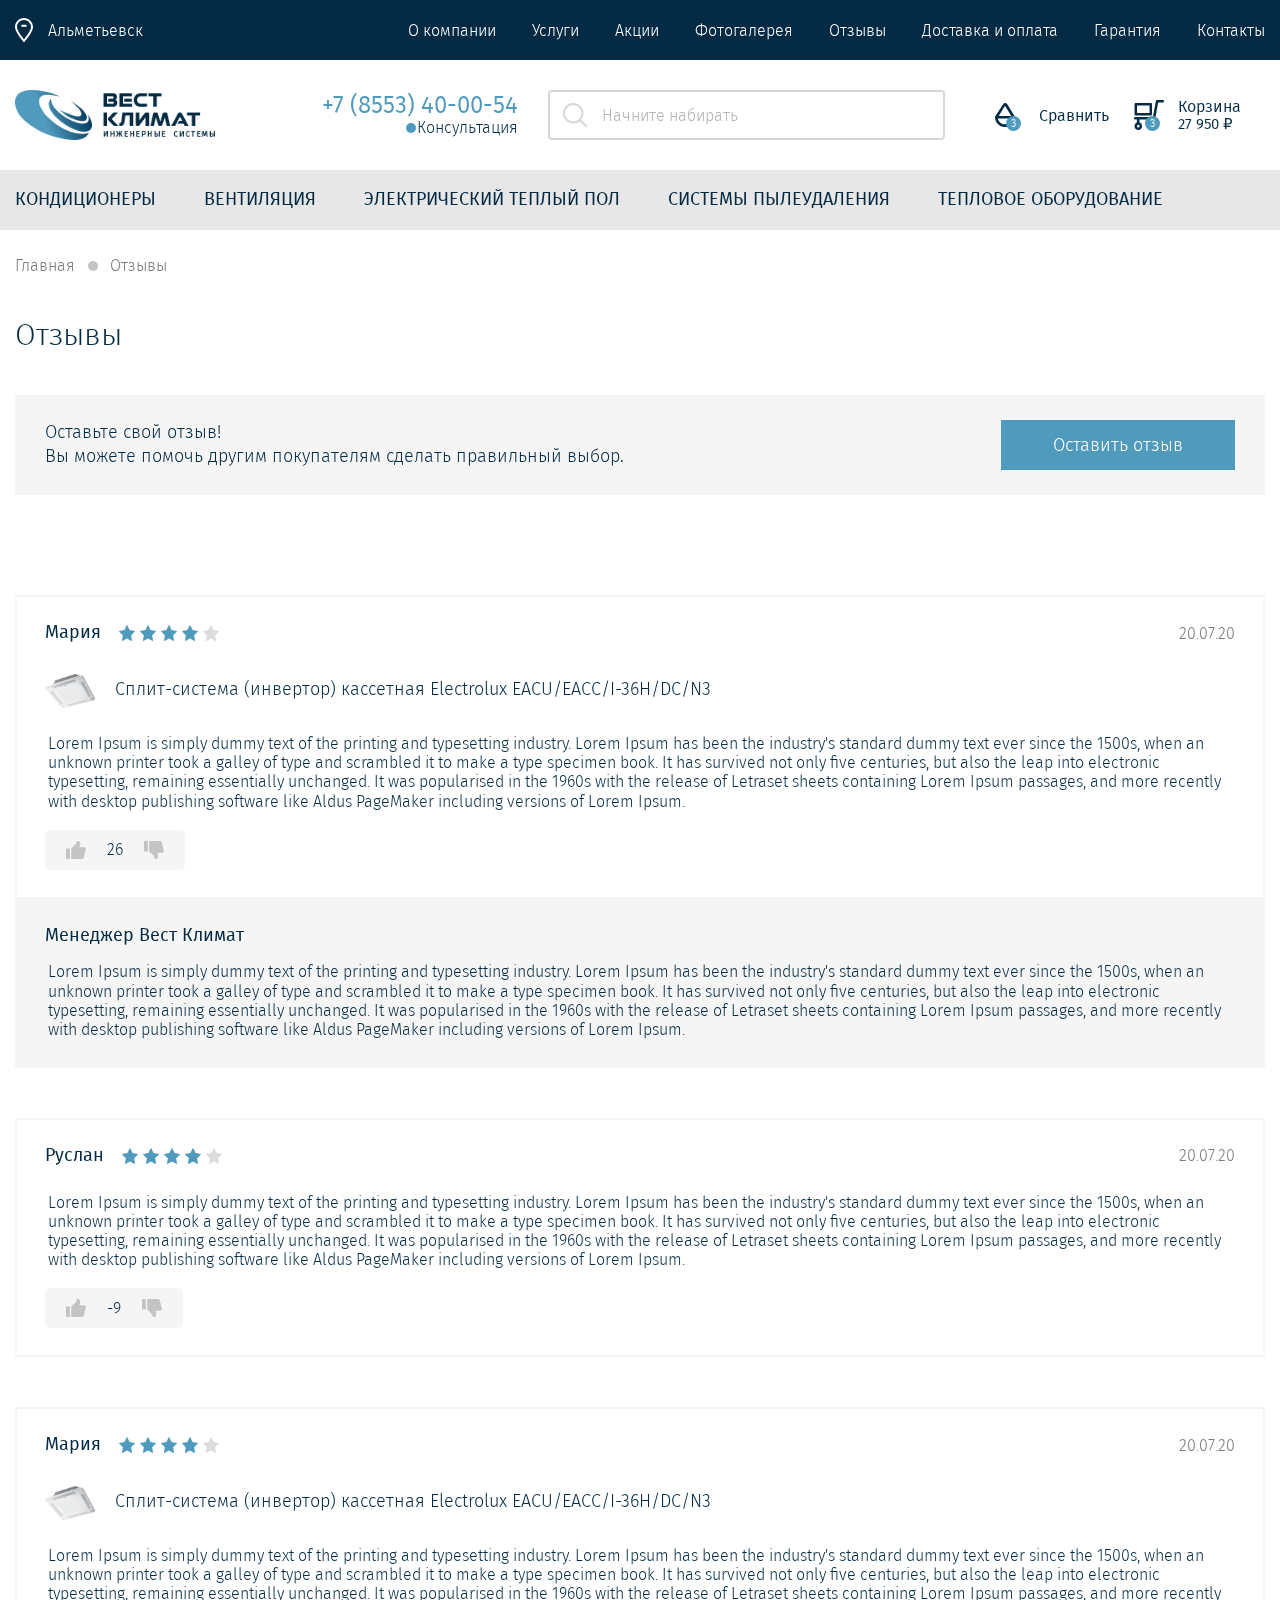
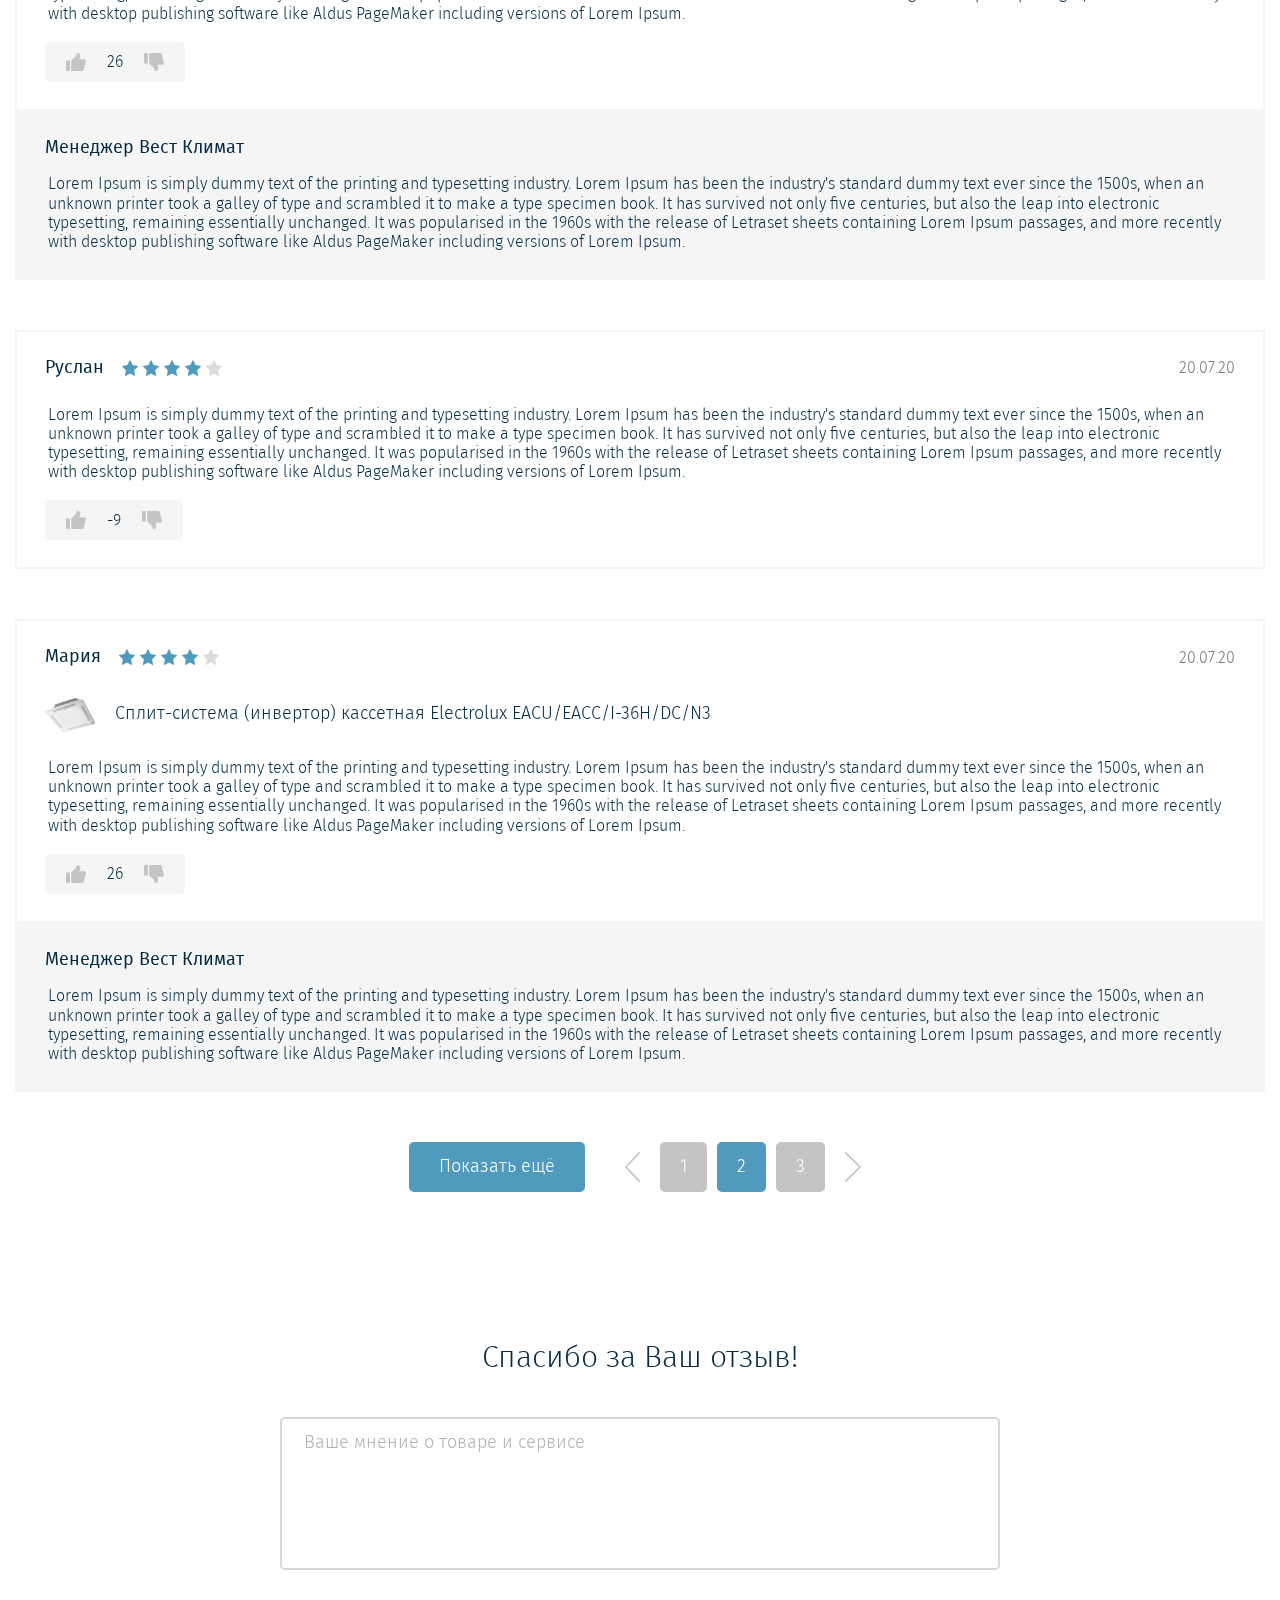
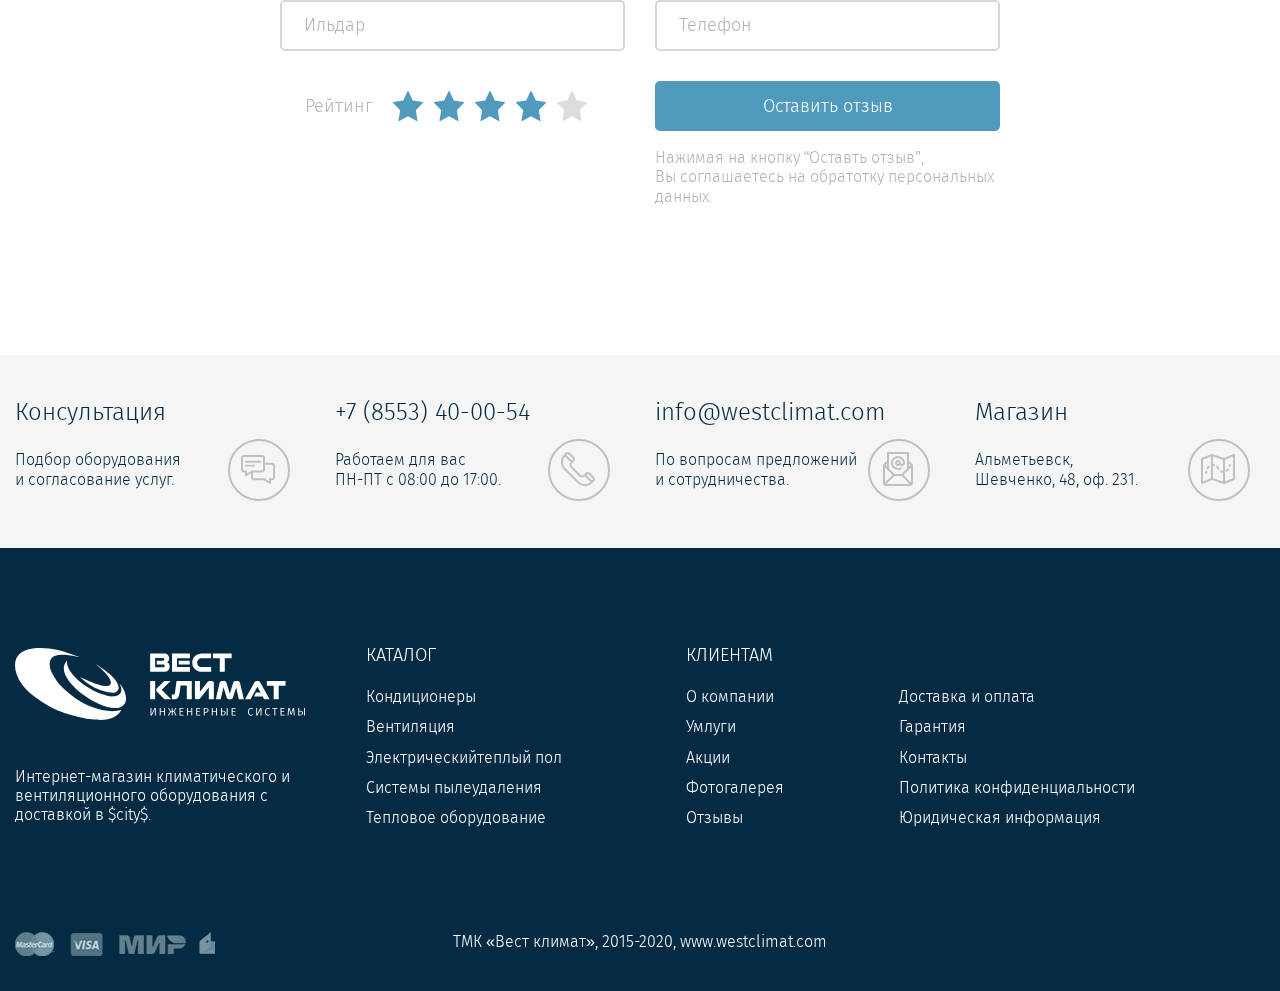
<file: otzivi.html>
<!DOCTYPE html>
<html lang="ru">
<head>
  <meta charset="UTF-8">
  <meta name="viewport" content="width=device-width, initial-scale=1.0, shrink-to-fit=no">
  <title>ВЕСТ КЛИМАТ - Инженерные системы</title>
  <link rel="stylesheet" href="libs/bootstrap/css/bootstrap.min.css">
  <link rel="stylesheet" href="libs/swiper/swiper.min.css">
  <link rel="stylesheet" href="fonts/firasans/firasans.css">
  <link rel="stylesheet" href="css/style.css">
  <link rel="stylesheet" href="css/media.css">
  <script src="libs/jquery/jquery.min.js"></script>
  <script src="libs/bootstrap/js/bootstrap.bundle.min.js"></script>
  <script src="libs/swiper/swiper.min.js"></script>
</head>
<body>
<div class="header">
  <div class="header-top">
    <div class="container">
      <div class="flex space-between">
        <a href="javascript:void(0)" class="header-top-city">Альметьевск</a>
        <div class="header-top-list">
          <a class="header-top-link void" href="about.html">О компании</a>
          <a class="header-top-link void" href="services.html">Услуги</a>
          <a class="header-top-link void" href="stocks.html">Акции</a>
          <a class="header-top-link void" href="gallery.html">Фотогалерея</a>
          <a class="header-top-link void" href="reviews.html">Отзывы</a>
          <a class="header-top-link void" href="delivery.html">Доставка и оплата</a>
          <a class="header-top-link void" href="warranty.html">Гарантия</a>
          <a class="header-top-link void" href="contacts.html">Контакты</a>
        </div>
        <div class="responsive-item"><a href="tel:+78553400054" class="header-tel">+7 (8553) 40-00-54</a></div>
      </div>
    </div>
  </div>
  <div class="header-main">
    <div class="container">
      <div class="row row-center">
        <div class="col-lg-5">
          <div class="header-flex">
            <a href="/" class="header-logo">
            <img class="header-logo-src" src="images/logo.png" alt="ВЕСТ КЛИМАТ - Инженерные системы">
            </a>
            <div class="header-contact">
              <a href="tel:+78553400054" class="header-contact-link header-contact-tel">
              +7 (8553) 40-00-54
              </a>
              <a href="javascript:void(0)" class="header-contact-link header-contact-modal" data-toggle="modal" data-target="#consultModal">
              Консультация
              </a>
            </div>
          </div>
        </div>
        <div class="col-lg-4">
          <input type="text" class="header-search form-style" placeholder="Начните набирать">
        </div>
        <div class="col-lg-3">
          <div class="header-actions">
            <a href="javascript:void(0)" class="header-action has-items">
              <div class="header-action-icon">
                <img src="images/header-compare-icon.svg" alt="">
                <div class="header-action-count">3</div>
              </div>
              <div class="header-action-body">
                <div class="header-action-title">Сравнить</div>
              </div>
            </a>
            <a href="javascript:void(0)" class="header-action has-items">
              <div class="header-action-icon">
                <img src="images/header-cart.svg" alt="">
                <div class="header-action-count">3</div>
              </div>
              <div class="header-action-body">
                <div class="header-action-title">Корзина</div>
                <div class="header-action-total">27 950 ₽</div>
              </div>
            </a>
          </div>
        </div>
      </div>
    </div>
  </div>
  <div class="header-responsive">
    <div class="container">
      <div class="row row-responsive">
        <div class="col-logo">
          <a href="/" class="responsive-logo">
          <img class="responsive-logo-src" src="images/logo.png" alt="">
          </a>
        </div>
        <div class="col-btns">
          <a href="javascript:void(0)" class="responsive-btn search-button">
          <img class="responsive-btn-icon" src="images/header-search-icon.svg" alt="Поиск">
          </a>
          <a href="javascript:void(0)" class="responsive-btn">
            <img class="responsive-btn-icon" src="images/header-compare-icon.svg" alt="Сравнить">
            <div class="has-items-count">3</div>
          </a>
          <a href="javascript:void(0)" class="responsive-btn">
            <img class="responsive-btn-icon" src="images/header-cart.svg" alt="Корзина">
            <div class="has-items-count">3</div>
          </a>
        </div>
      </div>
    </div>
  </div>
  <div class="search-responsive">
    <div class="container">
      <form class="search-responsive-form"><input class="search-responsive-input" type="text" placeholder="Начните набирать..."></form>
    </div>
  </div>
  <div class="header-nav">
    <div class="container">
      <ul class="header-nav-list">
        <li class="header-nav-item drop-hover" data-nav-id="0">
          <a href="category.html" class="header-nav-link void">Кондиционеры</a>
          <div class="header-nav-drop" data-drop-id="0">
            <div class="container">
              <div class="row">
                <div class="col-lg-6">
                  <div class="nav-drop-inner nav-drop-catalog">
                    <div class="nav-drop-title">Каталог кондиционеров</div>
                    <div class="nav-drop-flex">
                      <ul class="nav-drop-list">
                        <li class="nav-drop-item">
                          <a href="javascript:void(0)" class="nav-drop-link">Мобильные</a>
                        </li>
                        <li class="nav-drop-item">
                          <a href="javascript:void(0)" class="nav-drop-link">Сплит-системы</a>
                          <ul class="nav-drop-sub">
                            <li class="nav-drop-sub-item">
                              <a href="javascript:void(0)" class="nav-drop-sub-link">Настенные</a>
                            </li>
                            <li class="nav-drop-sub-item">
                              <a href="javascript:void(0)" class="nav-drop-sub-link">Напольно-потолочные</a>
                            </li>
                            <li class="nav-drop-sub-item">
                              <a href="javascript:void(0)" class="nav-drop-sub-link">Кассетные</a>
                            </li>
                            <li class="nav-drop-sub-item">
                              <a href="javascript:void(0)" class="nav-drop-sub-link">Канальные</a>
                            </li>
                          </ul>
                        </li>
                      </ul>
                      <ul class="nav-drop-list">
                        <li class="nav-drop-item">
                          <a href="javascript:void(0)" class="nav-drop-link">Колонные</a>
                        </li>
                        <li class="nav-drop-item">
                          <a href="javascript:void(0)" class="nav-drop-link">Мультисплит-системы</a>
                        </li>
                        <li class="nav-drop-item">
                          <a href="javascript:void(0)" class="nav-drop-link">Расходные материалы</a>
                        </li>
                        <li class="nav-drop-item">
                          <a href="javascript:void(0)" class="nav-drop-link">Дополнительные аксесуры</a>
                        </li>
                      </ul>
                    </div>
                  </div>
                </div>
                <div class="col-lg-6">
                  <div class="nav-drop-inner">
                    <div class="nav-drop-title">Бренды</div>
                    <div class="nav-drop-flex">
                      <ul class="nav-drop-list nav-drop-list-right">
                        <li class="nav-drop-item">
                          <a href="javascript:void(0)" class="nav-drop-link">Ballu</a>
                        </li>
                        <li class="nav-drop-item">
                          <a href="javascript:void(0)" class="nav-drop-link">Elektrolux</a>
                        </li>
                        <li class="nav-drop-item">
                          <a href="javascript:void(0)" class="nav-drop-link">SHUFT</a>
                        </li>
                        <li class="nav-drop-item">
                          <a href="javascript:void(0)" class="nav-drop-link">Mitsubishi Electric</a>
                        </li>
                      </ul>
                      <ul class="nav-drop-list nav-drop-list-right">
                        <li class="nav-drop-item">
                          <a href="javascript:void(0)" class="nav-drop-link">Ballu</a>
                        </li>
                        <li class="nav-drop-item">
                          <a href="javascript:void(0)" class="nav-drop-link">Elektrolux</a>
                        </li>
                        <li class="nav-drop-item">
                          <a href="javascript:void(0)" class="nav-drop-link">SHUFT</a>
                        </li>
                        <li class="nav-drop-item">
                          <a href="javascript:void(0)" class="nav-drop-link">Mitsubishi Electric</a>
                        </li>
                      </ul>
                    </div>
                  </div>
                </div>
              </div>
            </div>
          </div>
        </li>
        <li class="header-nav-item">
          <a href="category.html" class="header-nav-link void">Вентиляция</a>
        </li>
        <li class="header-nav-item">
          <a href="category.html" class="header-nav-link void">Электрический теплый пол</a>
        </li>
        <li class="header-nav-item">
          <a href="category.html" class="header-nav-link void">Системы пылеудаления</a>
        </li>
        <li class="header-nav-item">
          <a href="category.html" class="header-nav-link void">Тепловое оборудование</a>
        </li>
      </ul>
    </div>
  </div>
</div>
<div class="header-burger">
  <div class="burger-line line-1"></div>
  <div class="burger-line line-2"></div>
  <div class="burger-line line-3"></div>
</div>
<div class="page-breadcrumbs">
  <div class="container">
    <div class="page-breadcrumbs-list">
      <a href="javascript:void(0)" class="page-breadcrumbs-link">Главная</a>
      <a href="javascript:void(0)" class="page-breadcrumbs-link">Отзывы</a>
    </div>
    <div class="section-heading">Отзывы</div>
  </div>
</div>

<div class="page-reviews">
  <div class="container">
    <div class="review-hint">
      <div class="review-hint-col">
        <div class="review-hint-title">Оставьте свой отзыв!</div>
        <div class="review-hint-desc">Вы можете помочь другим покупателям сделать правильный выбор.</div>
      </div>
      <div class="review-hint-col">
        <a href="javascript:void(0)" class="review-hint-btn button-default">Оставить отзыв</a>
      </div>
    </div>

    <div class="review-list">
      <div class="review-item">
        <div class="review-item-inner">
          <div class="review-head">
            <div class="review-head-col">
              <div class="review-name">Мария</div>
              <div class="detail-rating-inner">
                <div class="detail-rating-star active"></div>
                <div class="detail-rating-star active"></div>
                <div class="detail-rating-star active"></div>
                <div class="detail-rating-star active"></div>
                <div class="detail-rating-star"></div>
              </div>
            </div>
            <div class="review-head-col">
              <div class="review-date">20.07.20</div>
            </div>
          </div>

          <a href="javascript:void(0)" class="review-product">
            <div class="review-product-image" 
              style="background-image: url(images/products/1.png);"></div>
            <div class="review-product-name">
              Сплит-система (инвертор) кассетная Electrolux EACU/EACС/I-36H/DC/N3
            </div>
          </a>

          <div class="review-body">
            Lorem Ipsum is simply dummy text of the printing and typesetting industry. Lorem Ipsum has been the industry's standard dummy text ever since the 1500s, when an unknown printer took a galley 
            of type and scrambled it to make a type specimen book. It has survived not only five centuries, but also the leap into electronic typesetting, remaining essentially unchanged. It was popularised in 
            the 1960s with the release of Letraset sheets containing Lorem Ipsum passages, and more recently with desktop publishing software like Aldus PageMaker including versions of Lorem Ipsum.
          </div>
          <div class="review-foot">
            <div class="review-rate">
              <a href="javascript:void(0)" class="review-rate-item rate-like"></a>
              <div class="review-rate-count">26</div>
              <a href="javascript:void(0)" class="review-rate-item rate-dislike"></a>
            </div>
          </div>
        </div>
        <div class="review-item-reply">
          <div class="review-item-inner">
            <div class="review-head">
              <div class="review-head-col">
                <div class="review-name">Менеджер Вест Климат</div>
              </div>
            </div>
            <div class="review-body reply-body">
              Lorem Ipsum is simply dummy text of the printing and typesetting industry. Lorem Ipsum has been the industry's standard dummy text ever since the 1500s, when an unknown printer took a galley 
              of type and scrambled it to make a type specimen book. It has survived not only five centuries, but also the leap into electronic typesetting, remaining essentially unchanged. It was popularised in 
              the 1960s with the release of Letraset sheets containing Lorem Ipsum passages, and more recently with desktop publishing software like Aldus PageMaker including versions of Lorem Ipsum.
            </div>
          </div>
        </div>
      </div>
      <div class="review-item">
        <div class="review-item-inner">
          <div class="review-head">
            <div class="review-head-col">
              <div class="review-name">Руслан</div>
              <div class="detail-rating-inner">
                <div class="detail-rating-star active"></div>
                <div class="detail-rating-star active"></div>
                <div class="detail-rating-star active"></div>
                <div class="detail-rating-star active"></div>
                <div class="detail-rating-star"></div>
              </div>
            </div>
            <div class="review-head-col">
              <div class="review-date">20.07.20</div>
            </div>
          </div>
          <div class="review-body">
            Lorem Ipsum is simply dummy text of the printing and typesetting industry. Lorem Ipsum has been the industry's standard dummy text ever since the 1500s, when an unknown printer took a galley 
            of type and scrambled it to make a type specimen book. It has survived not only five centuries, but also the leap into electronic typesetting, remaining essentially unchanged. It was popularised in 
            the 1960s with the release of Letraset sheets containing Lorem Ipsum passages, and more recently with desktop publishing software like Aldus PageMaker including versions of Lorem Ipsum.
          </div>
          <div class="review-foot">
            <div class="review-rate">
              <a href="javascript:void(0)" class="review-rate-item rate-like"></a>
              <div class="review-rate-count">-9</div>
              <a href="javascript:void(0)" class="review-rate-item rate-dislike"></a>
            </div>
          </div>
        </div>
      </div>
      <div class="review-item">
        <div class="review-item-inner">
          <div class="review-head">
            <div class="review-head-col">
              <div class="review-name">Мария</div>
              <div class="detail-rating-inner">
                <div class="detail-rating-star active"></div>
                <div class="detail-rating-star active"></div>
                <div class="detail-rating-star active"></div>
                <div class="detail-rating-star active"></div>
                <div class="detail-rating-star"></div>
              </div>
            </div>
            <div class="review-head-col">
              <div class="review-date">20.07.20</div>
            </div>
          </div>

          <a href="javascript:void(0)" class="review-product">
            <div class="review-product-image" 
              style="background-image: url(images/products/1.png);"></div>
            <div class="review-product-name">
              Сплит-система (инвертор) кассетная Electrolux EACU/EACС/I-36H/DC/N3
            </div>
          </a>

          <div class="review-body">
            Lorem Ipsum is simply dummy text of the printing and typesetting industry. Lorem Ipsum has been the industry's standard dummy text ever since the 1500s, when an unknown printer took a galley 
            of type and scrambled it to make a type specimen book. It has survived not only five centuries, but also the leap into electronic typesetting, remaining essentially unchanged. It was popularised in 
            the 1960s with the release of Letraset sheets containing Lorem Ipsum passages, and more recently with desktop publishing software like Aldus PageMaker including versions of Lorem Ipsum.
          </div>
          <div class="review-foot">
            <div class="review-rate">
              <a href="javascript:void(0)" class="review-rate-item rate-like"></a>
              <div class="review-rate-count">26</div>
              <a href="javascript:void(0)" class="review-rate-item rate-dislike"></a>
            </div>
          </div>
        </div>
        <div class="review-item-reply">
          <div class="review-item-inner">
            <div class="review-head">
              <div class="review-head-col">
                <div class="review-name">Менеджер Вест Климат</div>
              </div>
            </div>
            <div class="review-body reply-body">
              Lorem Ipsum is simply dummy text of the printing and typesetting industry. Lorem Ipsum has been the industry's standard dummy text ever since the 1500s, when an unknown printer took a galley 
              of type and scrambled it to make a type specimen book. It has survived not only five centuries, but also the leap into electronic typesetting, remaining essentially unchanged. It was popularised in 
              the 1960s with the release of Letraset sheets containing Lorem Ipsum passages, and more recently with desktop publishing software like Aldus PageMaker including versions of Lorem Ipsum.
            </div>
          </div>
        </div>
      </div>
      <div class="review-item">
        <div class="review-item-inner">
          <div class="review-head">
            <div class="review-head-col">
              <div class="review-name">Руслан</div>
              <div class="detail-rating-inner">
                <div class="detail-rating-star active"></div>
                <div class="detail-rating-star active"></div>
                <div class="detail-rating-star active"></div>
                <div class="detail-rating-star active"></div>
                <div class="detail-rating-star"></div>
              </div>
            </div>
            <div class="review-head-col">
              <div class="review-date">20.07.20</div>
            </div>
          </div>
          <div class="review-body">
            Lorem Ipsum is simply dummy text of the printing and typesetting industry. Lorem Ipsum has been the industry's standard dummy text ever since the 1500s, when an unknown printer took a galley 
            of type and scrambled it to make a type specimen book. It has survived not only five centuries, but also the leap into electronic typesetting, remaining essentially unchanged. It was popularised in 
            the 1960s with the release of Letraset sheets containing Lorem Ipsum passages, and more recently with desktop publishing software like Aldus PageMaker including versions of Lorem Ipsum.
          </div>
          <div class="review-foot">
            <div class="review-rate">
              <a href="javascript:void(0)" class="review-rate-item rate-like"></a>
              <div class="review-rate-count">-9</div>
              <a href="javascript:void(0)" class="review-rate-item rate-dislike"></a>
            </div>
          </div>
        </div>
      </div>
      <div class="review-item">
        <div class="review-item-inner">
          <div class="review-head">
            <div class="review-head-col">
              <div class="review-name">Мария</div>
              <div class="detail-rating-inner">
                <div class="detail-rating-star active"></div>
                <div class="detail-rating-star active"></div>
                <div class="detail-rating-star active"></div>
                <div class="detail-rating-star active"></div>
                <div class="detail-rating-star"></div>
              </div>
            </div>
            <div class="review-head-col">
              <div class="review-date">20.07.20</div>
            </div>
          </div>

          <a href="javascript:void(0)" class="review-product">
            <div class="review-product-image" 
              style="background-image: url(images/products/1.png);"></div>
            <div class="review-product-name">
              Сплит-система (инвертор) кассетная Electrolux EACU/EACС/I-36H/DC/N3
            </div>
          </a>

          <div class="review-body">
            Lorem Ipsum is simply dummy text of the printing and typesetting industry. Lorem Ipsum has been the industry's standard dummy text ever since the 1500s, when an unknown printer took a galley 
            of type and scrambled it to make a type specimen book. It has survived not only five centuries, but also the leap into electronic typesetting, remaining essentially unchanged. It was popularised in 
            the 1960s with the release of Letraset sheets containing Lorem Ipsum passages, and more recently with desktop publishing software like Aldus PageMaker including versions of Lorem Ipsum.
          </div>
          <div class="review-foot">
            <div class="review-rate">
              <a href="javascript:void(0)" class="review-rate-item rate-like"></a>
              <div class="review-rate-count">26</div>
              <a href="javascript:void(0)" class="review-rate-item rate-dislike"></a>
            </div>
          </div>
        </div>
        <div class="review-item-reply">
          <div class="review-item-inner">
            <div class="review-head">
              <div class="review-head-col">
                <div class="review-name">Менеджер Вест Климат</div>
              </div>
            </div>
            <div class="review-body reply-body">
              Lorem Ipsum is simply dummy text of the printing and typesetting industry. Lorem Ipsum has been the industry's standard dummy text ever since the 1500s, when an unknown printer took a galley 
              of type and scrambled it to make a type specimen book. It has survived not only five centuries, but also the leap into electronic typesetting, remaining essentially unchanged. It was popularised in 
              the 1960s with the release of Letraset sheets containing Lorem Ipsum passages, and more recently with desktop publishing software like Aldus PageMaker including versions of Lorem Ipsum.
            </div>
          </div>
        </div>
      </div>
    </div>
    
    <div class="catalog-navigation">
      <a href="javascript:void(0)" class="catalog-more">Показать ещё</a>
      <ul class="catalog-pagination">
        <li class="catalog-pagination-item">
          <img class="catalog-nav" src="images/pagination-prev.svg" alt="">
        </li>
        <li class="catalog-pagination-item">
          <a href="javascript:void(0)" class="catalog-pagination-link">1</a>
        </li>
        <li class="catalog-pagination-item active">
          <a href="javascript:void(0)" class="catalog-pagination-link">2</a>
        </li>
        <li class="catalog-pagination-item">
          <a href="javascript:void(0)" class="catalog-pagination-link">3</a>
        </li>
        <li class="catalog-pagination-item">
          <img class="catalog-nav" src="images/pagination-next.svg" alt="">
        </li>
      </ul>
    </div>
    
    <div class="leave-review-block">
      <div class="leave-review-message section-heading text-center">
        Спасибо за Ваш отзыв!
      </div>
    
      <div class="leave-review">
        <form class="review-form">
          <div class="review-form-row row">
            <div class="col-12 col-review-form">
              <textarea class="review-form-style" rows="6" placeholder="Ваше мнение о товаре и сервисе"></textarea>
            </div>
            <div class="col-6 col-review-form">
              <input type="text" class="review-form-style" placeholder="Ильдар">
            </div>
            <div class="col-6 col-review-form">
              <input type="text" class="review-form-style" placeholder="Телефон">
            </div>
            <div class="col-6 col-review-form">
              <div class="review-rate-stars">
                Рейтинг
                <div class="review-rate-inner">
                  <div class="review-rate-star active"></div>
                  <div class="review-rate-star active"></div>
                  <div class="review-rate-star active"></div>
                  <div class="review-rate-star active"></div>
                  <div class="review-rate-star"></div>
                </div>
              </div>
            </div>
            <div class="col-6 col-review-form">
              <a href="javascript:void(0)" class="review-leave-btn button-default">Оставить отзыв</a>
              <div class="review-form-agree">
                Нажимая на кнопку “Оставть отзыв”, <br>
                Вы соглашаетесь на обратотку персональных 
                данных.
              </div>
            </div>
          </div>
        </form>
      </div>
    </div>
  </div>
</div>

<div class="contacts cats-catalog-contacts">
  <div class="container">
    <div class="row">
      <div class="col-lg-3 col-md-6 col-contacts">
        <div class="contacts-item">
          <div class="section-heading heading-accent">
            Консультация
          </div>
          <div class="contacts-flex">
            <div class="contacts-item-desc">
              Подбор оборудования <br>
              и согласование услуг.
            </div>
            <div class="contacts-item-icon">
              <img src="images/contacts/1.svg" class="contacts-icon" alt="Подбор оборудования и согласование услуг.">
            </div>
          </div>
        </div>
      </div>
      <div class="col-lg-3 col-md-6 col-contacts">
        <div class="contacts-item">
          <div class="section-heading heading-accent">
            +7 (8553) 40-00-54
          </div>
          <div class="contacts-flex">
            <div class="contacts-item-desc">
              Работаем для вас <br>
              ПН-ПТ с 08:00 до 17:00.
            </div>
            <div class="contacts-item-icon">
              <img src="images/contacts/2.svg" class="contacts-icon" alt="Работаем для вас ПН-ПТ с 08:00 до 17:00.">
            </div>
          </div>
        </div>
      </div>
      <div class="col-lg-3 col-md-6 col-contacts">
        <div class="contacts-item">
          <div class="section-heading heading-accent">
            info@westclimat.com
          </div>
          <div class="contacts-flex">
            <div class="contacts-item-desc">
              По вопросам предложений <br>
              и сотрудничества.
            </div>
            <div class="contacts-item-icon">
              <img src="images/contacts/3.svg" class="contacts-icon" alt="По вопросам предложений и сотрудничества.">
            </div>
          </div>
        </div>
      </div>
      <div class="col-lg-3 col-md-6 col-contacts">
        <div class="contacts-item">
          <div class="section-heading heading-accent">
            Магазин
          </div>
          <div class="contacts-flex">
            <div class="contacts-item-desc">
              Альметьевск, <br>
              Шевченко, 48, оф. 231.
            </div>
            <div class="contacts-item-icon">
              <img src="images/contacts/4.svg" class="contacts-icon" alt="Альметьевск, Шевченко, 48, оф. 231.">
            </div>
          </div>
        </div>
      </div>
    </div>
  </div>
</div>

<div class="footer">
  <div class="container">
    <div class="row">
      <div class="col-lg-3 col-md-6">
        <a href="javascript:void(0)" class="footer-logo">
        <img src="images/footer-logo.svg" alt="title" class="footer-logo-src">
        </a>
        <div class="footer-description">
          Интернет-магазин климатического и <br>
          вентиляционного оборудования с <br>
          доставкой в $city$.
        </div>
      </div>
      <div class="col-lg-3 col-md-6 col-footer">
        <div class="footer-title">Каталог</div>
        <ul class="footer-list">
          <li class="footer-list-item">
            <a href="javascript:void(0)" class="footer-list-link">Кондиционеры</a>
          </li>
          <li class="footer-list-item">
            <a href="javascript:void(0)" class="footer-list-link">Вентиляция</a>
          </li>
          <li class="footer-list-item">
            <a href="javascript:void(0)" class="footer-list-link">Электрическийтеплый пол</a>
          </li>
          <li class="footer-list-item">
            <a href="javascript:void(0)" class="footer-list-link">Системы пылеудаления</a
              ></li>
          <li class="footer-list-item">
            <a href="javascript:void(0)" class="footer-list-link">Тепловое оборудование</a
              ></li>
        </ul>
      </div>
      <div class="col-lg-2 col-md-6 col-footer">
        <div class="footer-title">Клиентам</div>
        <ul class="footer-list">
          <li class="footer-list-item">
            <a href="javascript:void(0)" class="footer-list-link">О компании</a>
          </li>
          <li class="footer-list-item">
            <a href="javascript:void(0)" class="footer-list-link">Умлуги</a>
          </li>
          <li class="footer-list-item">
            <a href="javascript:void(0)" class="footer-list-link">Акции</a>
          </li>
          <li class="footer-list-item">
            <a href="javascript:void(0)" class="footer-list-link">Фотогалерея</a>
          </li>
          <li class="footer-list-item">
            <a href="javascript:void(0)" class="footer-list-link">Отзывы</a>
          </li>
        </ul>
      </div>
      <div class="col-lg-4 col-md-6 col-footer">
        <div class="footer-title" data-empty>&nbsp;</div>
        <ul class="footer-list">
          <li class="footer-list-item">
            <a href="javascript:void(0)" class="footer-list-link">Доставка и оплата</a>
          </li>
          <li class="footer-list-item">
            <a href="javascript:void(0)" class="footer-list-link">Гарантия</a>
          </li>
          <li class="footer-list-item">
            <a href="javascript:void(0)" class="footer-list-link">Контакты</a>
          </li>
          <li class="footer-list-item">
            <a href="javascript:void(0)" class="footer-list-link">Политика конфиденциальности</a>
          </li>
          <li class="footer-list-item">
            <a href="javascript:void(0)" class="footer-list-link">Юридическая информация</a>
          </li>
        </ul>
      </div>
    </div>
    <div class="footer-copyright">
      <img src="images/payments.png" class="footer-payments" alt=""> ТМК «Вест климат», 2015-2020, www.westclimat.com
    </div>
  </div>
</div>

<!-- Consult Modal -->
<div class="modal modal-custom fade" id="consultModal" data-backdrop="false" tabindex="-1" role="dialog" aria-hidden="true">
  <div class="modal-dialog modal-dialog-custom modal-dialog-centered">
    <div class="modal-content modal-content-custom">
      <div class="modal-custom-head">
        <div class="modal-custom-title">
          Консультация 
          <div class="modal-custom-close" data-dismiss="modal"><img src="images/modal-close.svg" alt=""></div>
        </div>
      </div>
      <div class="modal-custom-body">
        <p>
          Подбор оборудования и услуг по Вашим требованиям и бюджету. <br>
          Оставьте заявку прямо сейчас!
        </p>
        <form class="modal-form">
          <input type="text" class="modal-form-input" placeholder="Имя">
          <input type="text" class="modal-form-input" placeholder="Телефон">
          <button class="modal-form-button" type="submit">
          Оставить заявку
          </button>
          <div class="modal-agree">
            Нажимая на кнопку “Оставть заявку”,<br>
            Вы соглашаетесь на обратотку персональных данных.
          </div>
        </form>
      </div>
    </div>
  </div>
</div>

<div class="overlay"></div>

<script src="libs/main.js"></script>

</body>
</html>
</file>
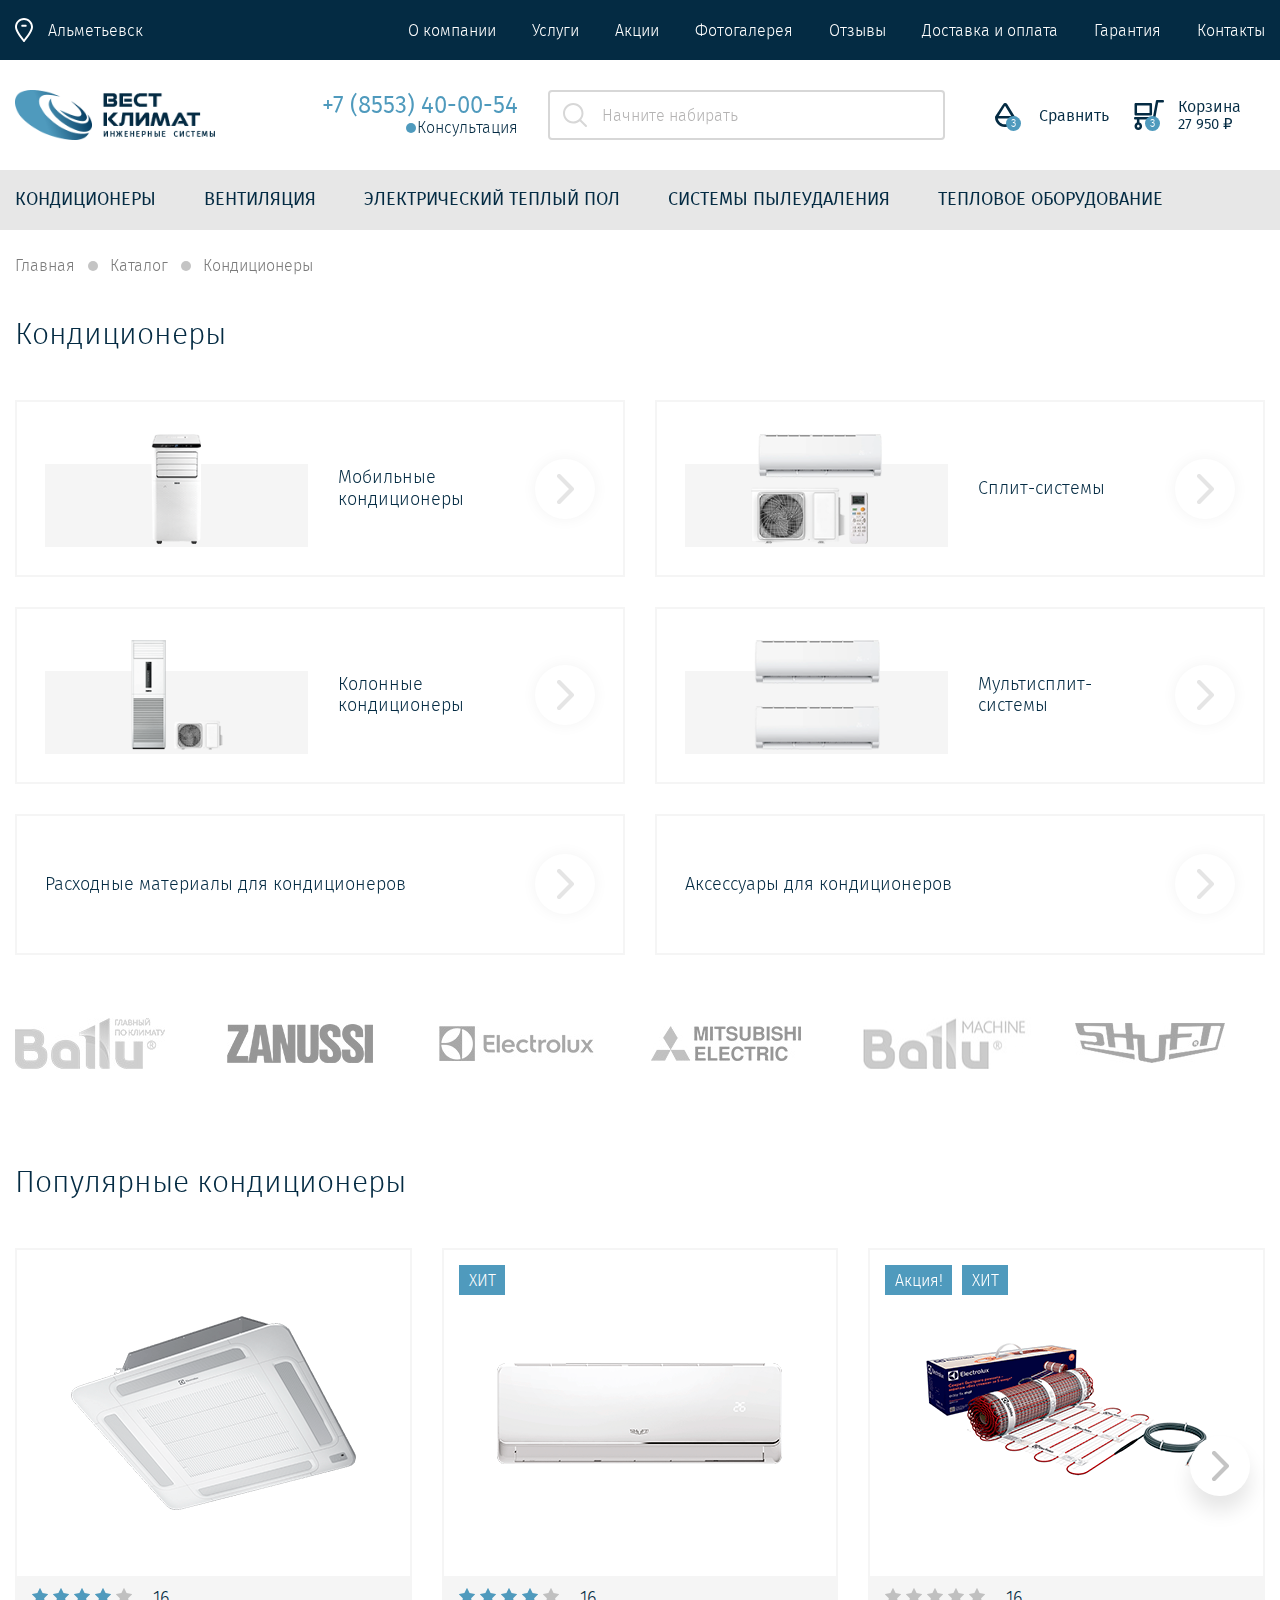
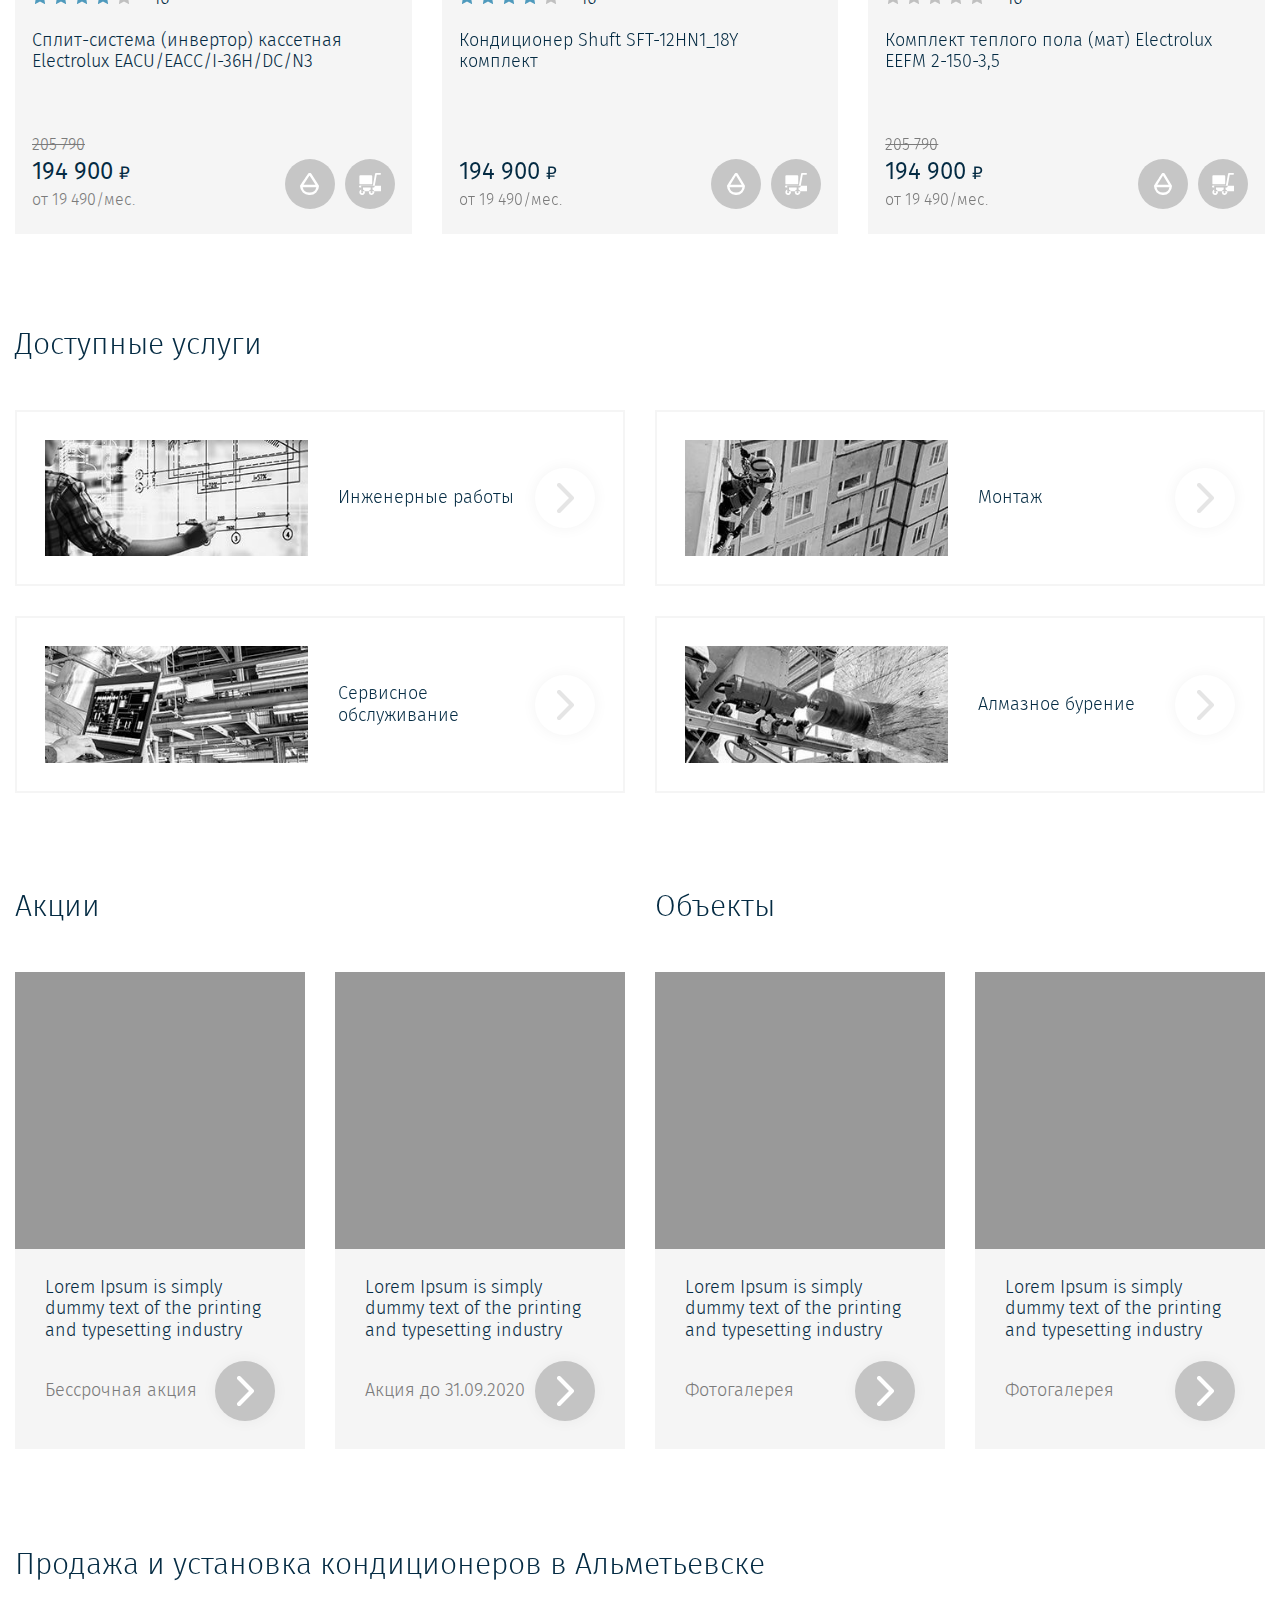
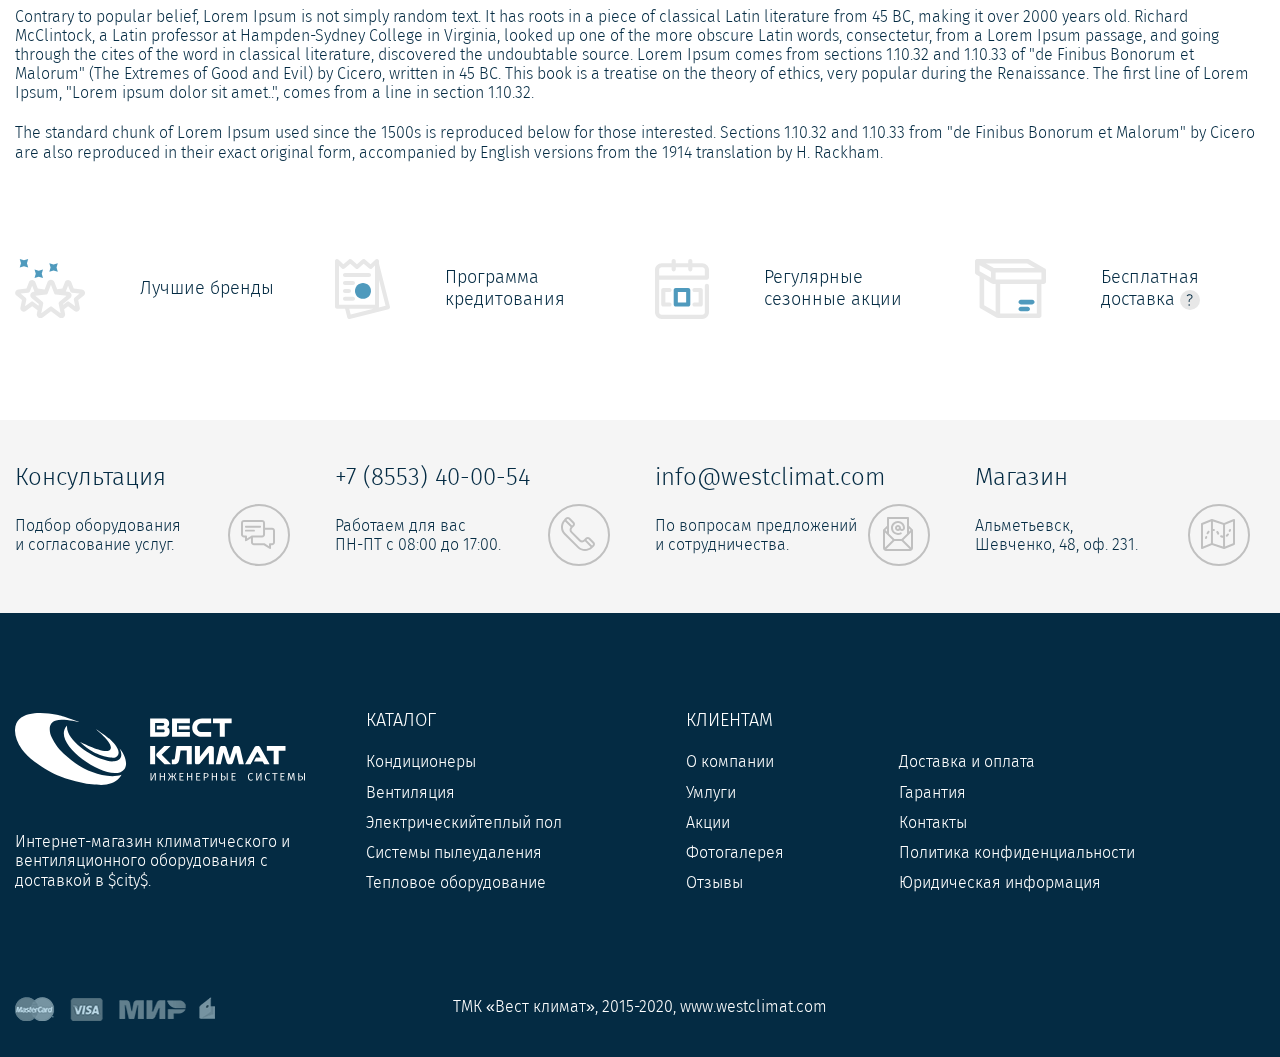
<file: razdel.html>
<!DOCTYPE html>
<html lang="ru">
<head>
  <meta charset="UTF-8">
  <meta name="viewport" content="width=device-width, initial-scale=1.0, shrink-to-fit=no">

  <title>ВЕСТ КЛИМАТ - Инженерные системы</title>

  <link rel="stylesheet" href="libs/bootstrap/css/bootstrap.min.css">
  <link rel="stylesheet" href="libs/swiper/swiper.min.css">
  <link rel="stylesheet" href="fonts/firasans/firasans.css">
  <link rel="stylesheet" href="css/style.css">
  <link rel="stylesheet" href="css/media.css">

  <script src="libs/jquery/jquery.min.js"></script>
  <script src="libs/bootstrap/js/bootstrap.bundle.min.js"></script>
  <script src="libs/swiper/swiper.min.js"></script>
</head>
<body>

<div class="header">
  <div class="header-top">
    <div class="container">
      <div class="flex space-between">
        <a href="javascript:void(0)" class="header-top-city">Альметьевск</a>
        <div class="header-top-list">
          <a class="header-top-link void" href="about.html">О компании</a>
          <a class="header-top-link void" href="services.html">Услуги</a>
          <a class="header-top-link void" href="stocks.html">Акции</a>
          <a class="header-top-link void" href="gallery.html">Фотогалерея</a>
          <a class="header-top-link void" href="reviews.html">Отзывы</a>
          <a class="header-top-link void" href="delivery.html">Доставка и оплата</a>
          <a class="header-top-link void" href="warranty.html">Гарантия</a>
          <a class="header-top-link void" href="contacts.html">Контакты</a>
        </div>
        <div class="responsive-item"><a href="tel:+78553400054" class="header-tel">+7 (8553) 40-00-54</a></div>
      </div>
    </div>
  </div>
  <div class="header-main">
    <div class="container">
      <div class="row row-center">
        <div class="col-lg-5">
          <div class="header-flex">
            <a href="/" class="header-logo">
              <img class="header-logo-src" src="images/logo.png" alt="ВЕСТ КЛИМАТ - Инженерные системы">
            </a>
  
            <div class="header-contact">
              <a href="tel:+78553400054" class="header-contact-link header-contact-tel">
                +7 (8553) 40-00-54
              </a>
              <a href="javascript:void(0)" class="header-contact-link header-contact-modal" data-toggle="modal" data-target="#consultModal">
                Консультация
              </a>
            </div>
          </div>
        </div>
        <div class="col-lg-4">
          <input type="text" class="header-search form-style" placeholder="Начните набирать">
        </div>
        <div class="col-lg-3">
          <div class="header-actions">
            <a href="javascript:void(0)" class="header-action has-items">
              <div class="header-action-icon">
                <img src="images/header-compare-icon.svg" alt="">
                <div class="header-action-count">3</div>
              </div>
              <div class="header-action-body">
                <div class="header-action-title">Сравнить</div>
              </div>
            </a>
            <a href="javascript:void(0)" class="header-action has-items">
              <div class="header-action-icon">
                <img src="images/header-cart.svg" alt="">
                <div class="header-action-count">3</div>
              </div>
              <div class="header-action-body">
                <div class="header-action-title">Корзина</div>
                <div class="header-action-total">27 950 ₽</div>
              </div>
            </a>
          </div>
        </div>
      </div>
    </div>
  </div>
  <div class="header-responsive">
    <div class="container">
      <div class="row row-responsive">
        <div class="col-logo">
          <a href="/" class="responsive-logo">
            <img class="responsive-logo-src" src="images/logo.png" alt="">
          </a>
        </div>
        <div class="col-btns">
          <a href="javascript:void(0)" class="responsive-btn search-button">
            <img class="responsive-btn-icon" src="images/header-search-icon.svg" alt="Поиск">
          </a>
          <a href="javascript:void(0)" class="responsive-btn">
            <img class="responsive-btn-icon" src="images/header-compare-icon.svg" alt="Сравнить">
            <div class="has-items-count">3</div>
          </a>
          <a href="javascript:void(0)" class="responsive-btn">
            <img class="responsive-btn-icon" src="images/header-cart.svg" alt="Корзина">
            <div class="has-items-count">3</div>
          </a>
        </div>
      </div>
    </div>
  </div>
  <div class="search-responsive">
    <div class="container">
      <form class="search-responsive-form"><input class="search-responsive-input" type="text" placeholder="Начните набирать..."></form>
    </div>
  </div>
  <div class="header-nav">
    <div class="container">
      <ul class="header-nav-list">
        <li class="header-nav-item drop-hover" data-nav-id="0">
          <a href="category.html" class="header-nav-link void">Кондиционеры</a>
          <div class="header-nav-drop" data-drop-id="0">
            <div class="container">
              <div class="row">
                <div class="col-lg-6">
                  <div class="nav-drop-inner nav-drop-catalog">
                    <div class="nav-drop-title">Каталог кондиционеров</div>
                    <div class="nav-drop-flex">
                      <ul class="nav-drop-list">
                        <li class="nav-drop-item">
                          <a href="javascript:void(0)" class="nav-drop-link">Мобильные</a>
                        </li>
                        <li class="nav-drop-item">
                          <a href="javascript:void(0)" class="nav-drop-link">Сплит-системы</a>
                          <ul class="nav-drop-sub">
                            <li class="nav-drop-sub-item">
                              <a href="javascript:void(0)" class="nav-drop-sub-link">Настенные</a>
                            </li>
                            <li class="nav-drop-sub-item">
                              <a href="javascript:void(0)" class="nav-drop-sub-link">Напольно-потолочные</a>
                            </li>
                            <li class="nav-drop-sub-item">
                              <a href="javascript:void(0)" class="nav-drop-sub-link">Кассетные</a>
                            </li>
                            <li class="nav-drop-sub-item">
                              <a href="javascript:void(0)" class="nav-drop-sub-link">Канальные</a>
                            </li>
                          </ul>
                        </li>
                      </ul>
                      <ul class="nav-drop-list">
                        <li class="nav-drop-item">
                          <a href="javascript:void(0)" class="nav-drop-link">Колонные</a>
                        </li>
                        <li class="nav-drop-item">
                          <a href="javascript:void(0)" class="nav-drop-link">Мультисплит-системы</a>
                        </li>
                        <li class="nav-drop-item">
                          <a href="javascript:void(0)" class="nav-drop-link">Расходные материалы</a>
                        </li>
                        <li class="nav-drop-item">
                          <a href="javascript:void(0)" class="nav-drop-link">Дополнительные аксесуры</a>
                        </li>
                      </ul>
                    </div>
                  </div>
                </div>
                <div class="col-lg-6">
                  <div class="nav-drop-inner">
                    <div class="nav-drop-title">Бренды</div>
                    <div class="nav-drop-flex">
                      <ul class="nav-drop-list nav-drop-list-right">
                        <li class="nav-drop-item">
                          <a href="javascript:void(0)" class="nav-drop-link">Ballu</a>
                        </li>
                        <li class="nav-drop-item">
                          <a href="javascript:void(0)" class="nav-drop-link">Elektrolux</a>
                        </li>
                        <li class="nav-drop-item">
                          <a href="javascript:void(0)" class="nav-drop-link">SHUFT</a>
                        </li>
                        <li class="nav-drop-item">
                          <a href="javascript:void(0)" class="nav-drop-link">Mitsubishi Electric</a>
                        </li>
                      </ul>
                      <ul class="nav-drop-list nav-drop-list-right">
                        <li class="nav-drop-item">
                          <a href="javascript:void(0)" class="nav-drop-link">Ballu</a>
                        </li>
                        <li class="nav-drop-item">
                          <a href="javascript:void(0)" class="nav-drop-link">Elektrolux</a>
                        </li>
                        <li class="nav-drop-item">
                          <a href="javascript:void(0)" class="nav-drop-link">SHUFT</a>
                        </li>
                        <li class="nav-drop-item">
                          <a href="javascript:void(0)" class="nav-drop-link">Mitsubishi Electric</a>
                        </li>
                      </ul>
                    </div>
                  </div>
                </div>
              </div>
            </div>
          </div>
        </li>
        <li class="header-nav-item">
          <a href="category.html" class="header-nav-link void">Вентиляция</a>
        </li>
        <li class="header-nav-item">
          <a href="category.html" class="header-nav-link void">Электрический теплый пол</a>
        </li>
        <li class="header-nav-item">
          <a href="category.html" class="header-nav-link void">Системы пылеудаления</a>
        </li>
        <li class="header-nav-item">
          <a href="category.html" class="header-nav-link void">Тепловое оборудование</a>
        </li>
      </ul>
    </div>
  </div>
</div>

<div class="header-burger">
  <div class="burger-line line-1"></div>
  <div class="burger-line line-2"></div>
  <div class="burger-line line-3"></div>
</div>

<div class="page-breadcrumbs">
  <div class="container">
    <div class="page-breadcrumbs-list">
      <a href="javascript:void(0)" class="page-breadcrumbs-link">Главная</a>
      <a href="javascript:void(0)" class="page-breadcrumbs-link">Каталог</a>
      <a href="javascript:void(0)" class="page-breadcrumbs-link">Кондиционеры</a>
    </div>
  </div>
</div>

<div class="catalog-cats">
  <div class="container">
    <div class="section-heading">Кондиционеры</div>

    <div class="row row-services">
      <div class="col-lg-6 col-services col-catalog-cats">
        <a href="javascript:void(0)" class="services-item">
          <div class="services-item-image" style="background-image: url(images/products/category/1.png);"></div>
          <div class="services-item-name">Мобильные кондиционеры</div>
          <div class="services-arrow"></div>
        </a>
      </div>
      <div class="col-lg-6 col-services col-catalog-cats">
        <a href="javascript:void(0)" class="services-item">
          <div class="services-item-image" style="background-image: url(images/products/category/2.png);"></div>
          <div class="services-item-name">Сплит-системы</div>
          <div class="services-arrow"></div>
        </a>
      </div>
      <div class="col-lg-6 col-services col-catalog-cats">
        <a href="javascript:void(0)" class="services-item">
          <div class="services-item-image" style="background-image: url(images/products/category/3.png);"></div>
          <div class="services-item-name">Колонные кондиционеры</div>
          <div class="services-arrow"></div>
        </a>
      </div>
      <div class="col-lg-6 col-services col-catalog-cats">
        <a href="javascript:void(0)" class="services-item">
          <div class="services-item-image" style="background-image: url(images/products/category/4.png);"></div>
          <div class="services-item-name">Мультисплит-системы</div>
          <div class="services-arrow"></div>
        </a>
      </div>
      <div class="col-lg-6 col-services col-catalog-cats">
        <a href="javascript:void(0)" class="services-item">
          <div class="services-item-name">Расходные материалы для кондиционеров</div>
          <div class="services-arrow"></div>
        </a>
      </div>
      <div class="col-lg-6 col-services col-catalog-cats">
        <a href="javascript:void(0)" class="services-item">
          <div class="services-item-name">Аксессуары для кондиционеров</div>
          <div class="services-arrow"></div>
        </a>
      </div>
    </div>
  </div>
</div>

<div class="brands">
  <div class="container">
    <div class="brands-slider swiper-container">
      <div class="swiper-wrapper">
        <div class="swiper-slide brands-slide" style="background-image: url(images/brands/1.jpg);"></div>
        <div class="swiper-slide brands-slide" style="background-image: url(images/brands/2.jpg);"></div>
        <div class="swiper-slide brands-slide" style="background-image: url(images/brands/3.jpg);"></div>
        <div class="swiper-slide brands-slide" style="background-image: url(images/brands/4.jpg);"></div>
        <div class="swiper-slide brands-slide" style="background-image: url(images/brands/5.jpg);"></div>
        <div class="swiper-slide brands-slide" style="background-image: url(images/brands/6.jpg);"></div>
      </div>
    </div>
  </div>
</div>

<div class="products-list">
  <div class="container">
    <div class="section-heading">Популярные кондиционеры</div>
    <div class="products-slider-wrap">
      <div class="products-slider swiper-container">
        <div class="swiper-wrapper">
          <div class="swiper-slide">
            <div class="product-item">
              <a href="javascript:void(0)" class="product-preview" style="background-image: url(images/products/1.png);"></a>
              <div class="product-body">
                <div class="product-rating">
                  <div class="product-rating-list">
                    <div class="product-rating-item active"></div>
                    <div class="product-rating-item active"></div>
                    <div class="product-rating-item active"></div>
                    <div class="product-rating-item active"></div>
                    <div class="product-rating-item"></div>
                  </div>
  
                  <div class="product-rating-count">16</div>
                </div>
                <a href="javascript:void(0)" class="product-name">
                  Сплит-система (инвертор) кассетная Electrolux EACU/EACС/I-36H/DC/N3
                </a>
                <div class="product-flex">
                  <div class="product-flex-item">
                    <div class="product-price">
                      <div class="product-price-old">205 790</div>
                      <div class="product-price-new">194 900 <span>₽</span></div>
                      <div class="product-price-credit">от 19 490/мес.</div>
                    </div>
                  </div>
                  <div class="product-flex-item product-flex-end">
                    <div class="product-btns">
                      <a href="javascript:void(0)" class="product-btn">
                        <img src="images/products/product-btn-1.svg" alt="">
                      </a>
                      <a href="javascript:void(0)" class="product-btn">
                        <img src="images/products/product-btn-2.svg" alt="">
                      </a>
                    </div>
                  </div>
                </div>
              </div>
            </div>
          </div>
          <div class="swiper-slide">
            <div class="product-item">
              <a href="javascript:void(0)" class="product-preview" style="background-image: url(images/products/2.png);"></a>
              <div class="product-body">
                <div class="product-rating">
                  <div class="product-rating-list">
                    <div class="product-rating-item active"></div>
                    <div class="product-rating-item active"></div>
                    <div class="product-rating-item active"></div>
                    <div class="product-rating-item active"></div>
                    <div class="product-rating-item"></div>
                  </div>
  
                  <div class="product-rating-count">16</div>
                </div>
                <a href="javascript:void(0)" class="product-name">
                  Кондиционер Shuft SFT-12HN1_18Y комплект
                </a>
                <div class="product-flex">
                  <div class="product-flex-item">
                    <div class="product-price">
                      <div class="product-price-new">194 900 <span>₽</span></div>
                      <div class="product-price-credit">от 19 490/мес.</div>
                    </div>
                  </div>
                  <div class="product-flex-item product-flex-end">
                    <div class="product-btns">
                      <a href="javascript:void(0)" class="product-btn">
                        <img src="images/products/product-btn-1.svg" alt="">
                      </a>
                      <a href="javascript:void(0)" class="product-btn">
                        <img src="images/products/product-btn-2.svg" alt="">
                      </a>
                    </div>
                  </div>
                </div>
              </div>
              <div class="product-labels">
                <div class="product-labels-item">ХИТ</div>
              </div>
            </div>
          </div>
          <div class="swiper-slide">
            <div class="product-item">
              <a href="javascript:void(0)" class="product-preview" style="background-image: url(images/products/3.png);"></a>
              <div class="product-body">
                <div class="product-rating">
                  <div class="product-rating-list">
                    <div class="product-rating-item"></div>
                    <div class="product-rating-item"></div>
                    <div class="product-rating-item"></div>
                    <div class="product-rating-item"></div>
                    <div class="product-rating-item"></div>
                  </div>
  
                  <div class="product-rating-count">16</div>
                </div>
                <a href="javascript:void(0)" class="product-name">
                  Комплект теплого пола (мат) Electrolux EEFM 2-150-3,5
                </a>
                <div class="product-flex">
                  <div class="product-flex-item">
                    <div class="product-price">
                      <div class="product-price-old">205 790</div>
                      <div class="product-price-new">194 900 <span>₽</span></div>
                      <div class="product-price-credit">от 19 490/мес.</div>
                    </div>
                  </div>
                  <div class="product-flex-item product-flex-end">
                    <div class="product-btns">
                      <a href="javascript:void(0)" class="product-btn">
                        <img src="images/products/product-btn-1.svg" alt="">
                      </a>
                      <a href="javascript:void(0)" class="product-btn">
                        <img src="images/products/product-btn-2.svg" alt="">
                      </a>
                    </div>
                  </div>
                </div>
              </div>
              <div class="product-labels">
                <div class="product-labels-item">Акция!</div>
                <div class="product-labels-item">ХИТ</div>
              </div>
            </div>
          </div>
          <div class="swiper-slide">
            <div class="product-item">
              <a href="javascript:void(0)" class="product-preview" style="background-image: url(images/products/4.png);"></a>
              <div class="product-body">
                <div class="product-rating">
                  <div class="product-rating-list">
                    <div class="product-rating-item"></div>
                    <div class="product-rating-item"></div>
                    <div class="product-rating-item"></div>
                    <div class="product-rating-item"></div>
                    <div class="product-rating-item"></div>
                  </div>
  
                  <div class="product-rating-count">16</div>
                </div>
                <a href="javascript:void(0)" class="product-name">
                  Сплит-система колонная Ballu BFL-24HN1_16Y
                </a>
                <div class="product-flex">
                  <div class="product-flex-item">
                    <div class="product-price">
                      <div class="product-price-new">194 900 <span>₽</span></div>
                      <div class="product-price-credit">от 19 490/мес.</div>
                    </div>
                  </div>
                  <div class="product-flex-item product-flex-end">
                    <div class="product-btns">
                      <a href="javascript:void(0)" class="product-btn">
                        <img src="images/products/product-btn-1.svg" alt="">
                      </a>
                      <a href="javascript:void(0)" class="product-btn">
                        <img src="images/products/product-btn-2.svg" alt="">
                      </a>
                    </div>
                  </div>
                </div>
              </div>
            </div>
          </div>
        </div>
      </div>

      <div class="products-pagination">
        <div class="products-pagination-item products-prev"></div>
        <div class="products-pagination-item products-next"></div>
      </div>
    </div>
  </div>
</div>

<div class="services cats-services">
  <div class="container">
    <div class="section-heading">Доступные услуги</div>

    <div class="row row-services">
      <div class="col-lg-6 col-services">
        <a href="javascript:void(0)" class="services-item">
          <div class="services-item-image" style="background-image: url(images/services/1.jpg);"></div>
          <div class="services-item-name">Инженерные работы</div>
          <div class="services-arrow"></div>
        </a>
      </div>
      <div class="col-lg-6 col-services">
        <a href="javascript:void(0)" class="services-item">
          <div class="services-item-image" style="background-image: url(images/services/2.jpg);"></div>
          <div class="services-item-name">Монтаж</div>
          <div class="services-arrow"></div>
        </a>
      </div>
      <div class="col-lg-6 col-services">
        <a href="javascript:void(0)" class="services-item">
          <div class="services-item-image" style="background-image: url(images/services/3.jpg);"></div>
          <div class="services-item-name">Сервисное обслуживание</div>
          <div class="services-arrow"></div>
        </a>
      </div>
      <div class="col-lg-6 col-services">
        <a href="javascript:void(0)" class="services-item">
          <div class="services-item-image" style="background-image: url(images/services/4.jpg);"></div>
          <div class="services-item-name">Алмазное бурение</div>
          <div class="services-arrow"></div>
        </a>
      </div>
    </div>
  </div>
</div>

<div class="stocks-objects cats-stocks-objects">
  <div class="container">
    <div class="row">
      <div class="col-lg-6">
        <div class="section-heading">Акции</div>
        <div class="row row-posts">
          <div class="col-lg-6 col-md-6 col-post">
            <a href="javascript:void(0)" class="post-item">
              <div class="post-photo"></div>
              <div class="post-body">
                <div class="post-name">
                  Lorem Ipsum is simply dummy text 
                  of the printing and typesetting 
                  industry
                </div>
                <div class="post-footer">
                  <div class="post-footer-desc">
                    <span>Бессрочная акция</span>
                  </div>
                  <div class="post-arrow"></div>
                </div>
              </div>
            </a>
          </div>
          <div class="col-lg-6 col-md-6 col-post">
            <a href="javascript:void(0)" class="post-item">
              <div class="post-photo"></div>
              <div class="post-body">
                <div class="post-name">
                  Lorem Ipsum is simply dummy text 
                  of the printing and typesetting 
                  industry
                </div>
                <div class="post-footer">
                  <div class="post-footer-desc">
                    <span>Акция до 31.09.2020</span>
                  </div>
                  <div class="post-arrow"></div>
                </div>
              </div>
            </a>
          </div>
        </div>
      </div>
      <div class="col-lg-6">
        <div class="section-heading">Объекты</div>
        <div class="row row-posts">
          <div class="col-lg-6 col-md-6 col-post">
            <a href="javascript:void(0)" class="post-item">
              <div class="post-photo"></div>
              <div class="post-body">
                <div class="post-name">
                  Lorem Ipsum is simply dummy text 
                  of the printing and typesetting 
                  industry
                </div>
                <div class="post-footer">
                  <div class="post-footer-desc">
                    <span>Фотогалерея</span>
                  </div>
                  <div class="post-arrow"></div>
                </div>
              </div>
            </a>
          </div>
          <div class="col-lg-6 col-md-6 col-post">
            <a href="javascript:void(0)" class="post-item">
              <div class="post-photo"></div>
              <div class="post-body">
                <div class="post-name">
                  Lorem Ipsum is simply dummy text 
                  of the printing and typesetting 
                  industry
                </div>
                <div class="post-footer">
                  <div class="post-footer-desc">
                    <span>Фотогалерея</span>
                  </div>
                  <div class="post-arrow"></div>
                </div>
              </div>
            </a>
          </div>
        </div>
      </div>
    </div>
  </div>
</div>

<div class="seo-block">
  <div class="container">
    <div class="section-heading">Продажа и установка кондиционеров в Альметьевске</div>
    <div class="seo-block-content">
      <p>
        Contrary to popular belief, Lorem Ipsum is not simply random text. It has roots in a piece of classical Latin literature from 45 BC, making it over 2000 years old. Richard McClintock, a Latin professor at 
        Hampden-Sydney College in Virginia, looked up one of the more obscure Latin words, consectetur, from a Lorem Ipsum passage, and going through the cites of the word in classical literature, discovered 
        the undoubtable source. Lorem Ipsum comes from sections 1.10.32 and 1.10.33 of "de Finibus Bonorum et Malorum" (The Extremes of Good and Evil) by Cicero, written in 45 BC. This book is a treatise on the 
        theory of ethics, very popular during the Renaissance. The first line of Lorem Ipsum, "Lorem ipsum dolor sit amet..", comes from a line in section 1.10.32.
      </p>
      <p>
        The standard chunk of Lorem Ipsum used since the 1500s is reproduced below for those interested. Sections 1.10.32 and 1.10.33 from "de Finibus Bonorum et Malorum" by Cicero are also reproduced in their 
        exact original form, accompanied by English versions from the 1914 translation by H. Rackham.
      </p>
    </div>
  </div>
</div>

<div class="advantage">
  <div class="container">
    <div class="row">
      <div class="col-lg-3 col-md-6 col-advantage">
        <div class="advantage-item">
          <img src="images/preim-icons/rating.svg" alt="Лучшие бренды" class="advantage-icon">
          <div class="advantage-title">Лучшие бренды</div>
        </div>
      </div>
      <div class="col-lg-3 col-md-6 col-advantage">
        <div class="advantage-item">
          <img src="images/preim-icons/invoice.svg" alt="Программа кредитования" class="advantage-icon">
          <div class="advantage-title">Программа кредитования</div>
        </div>
      </div>
      <div class="col-lg-3 col-md-6 col-advantage">
        <div class="advantage-item">
          <img src="images/preim-icons/calendar.svg" alt="Регулярные сезонные акции" class="advantage-icon">
          <div class="advantage-title">Регулярные сезонные акции</div>
        </div>
      </div>
      <div class="col-lg-3 col-md-6 col-advantage">
        <div class="advantage-item">
          <img src="images/preim-icons/box.svg" alt="Бесплатная доставка" class="advantage-icon">
          <div class="advantage-title">Бесплатная доставка <img src="images/tooltip-hint.svg" alt=""></div>
        </div>
      </div>
    </div>
  </div>
</div>

<div class="contacts cats-catalog-contacts">
  <div class="container">
    <div class="row">
      <div class="col-lg-3 col-md-6 col-contacts">
        <div class="contacts-item">
          <div class="section-heading heading-accent">
            Консультация
          </div>
          <div class="contacts-flex">
            <div class="contacts-item-desc">
              Подбор оборудования <br>
              и согласование услуг.
            </div>
            <div class="contacts-item-icon">
              <img src="images/contacts/1.svg" class="contacts-icon" alt="Подбор оборудования и согласование услуг.">
            </div>
          </div>
        </div>
      </div>
      <div class="col-lg-3 col-md-6 col-contacts">
        <div class="contacts-item">
          <div class="section-heading heading-accent">
            +7 (8553) 40-00-54
          </div>
          <div class="contacts-flex">
            <div class="contacts-item-desc">
              Работаем для вас <br>
              ПН-ПТ с 08:00 до 17:00.
            </div>
            <div class="contacts-item-icon">
              <img src="images/contacts/2.svg" class="contacts-icon" alt="Работаем для вас ПН-ПТ с 08:00 до 17:00.">
            </div>
          </div>
        </div>
      </div>
      <div class="col-lg-3 col-md-6 col-contacts">
        <div class="contacts-item">
          <div class="section-heading heading-accent">
            info@westclimat.com
          </div>
          <div class="contacts-flex">
            <div class="contacts-item-desc">
              По вопросам предложений <br>
              и сотрудничества.
            </div>
            <div class="contacts-item-icon">
              <img src="images/contacts/3.svg" class="contacts-icon" alt="По вопросам предложений и сотрудничества.">
            </div>
          </div>
        </div>
      </div>
      <div class="col-lg-3 col-md-6 col-contacts">
        <div class="contacts-item">
          <div class="section-heading heading-accent">
            Магазин
          </div>
          <div class="contacts-flex">
            <div class="contacts-item-desc">
              Альметьевск, <br>
              Шевченко, 48, оф. 231.
            </div>
            <div class="contacts-item-icon">
              <img src="images/contacts/4.svg" class="contacts-icon" alt="Альметьевск, Шевченко, 48, оф. 231.">
            </div>
          </div>
        </div>
      </div>
    </div>
  </div>
</div>

<div class="footer">
  <div class="container">
    <div class="row">
      <div class="col-lg-3 col-md-6">
        <a href="javascript:void(0)" class="footer-logo">
          <img src="images/footer-logo.svg" alt="title" class="footer-logo-src">
        </a>

        <div class="footer-description">
          Интернет-магазин климатического и <br>
          вентиляционного оборудования с <br>
          доставкой в $city$.
        </div>
      </div>
      <div class="col-lg-3 col-md-6 col-footer">
        <div class="footer-title">Каталог</div>
        <ul class="footer-list">
          <li class="footer-list-item"><a href="javascript:void(0)" class="footer-list-link">Кондиционеры</a></li>
          <li class="footer-list-item"><a href="javascript:void(0)" class="footer-list-link">Вентиляция</a></li>
          <li class="footer-list-item"><a href="javascript:void(0)" class="footer-list-link">Электрическийтеплый пол</a></li>
          <li class="footer-list-item"><a href="javascript:void(0)" class="footer-list-link">Системы пылеудаления</a></li>
          <li class="footer-list-item"><a href="javascript:void(0)" class="footer-list-link">Тепловое оборудование</a></li>
        </ul>
      </div>
      <div class="col-lg-2 col-md-6 col-footer">
        <div class="footer-title">Клиентам</div>
        <ul class="footer-list">
          <li class="footer-list-item"><a href="javascript:void(0)" class="footer-list-link">О компании</a></li>
          <li class="footer-list-item"><a href="javascript:void(0)" class="footer-list-link">Умлуги</a></li>
          <li class="footer-list-item"><a href="javascript:void(0)" class="footer-list-link">Акции</a></li>
          <li class="footer-list-item"><a href="javascript:void(0)" class="footer-list-link">Фотогалерея</a></li>
          <li class="footer-list-item"><a href="javascript:void(0)" class="footer-list-link">Отзывы</a></li>
        </ul>
      </div>
      <div class="col-lg-4 col-md-6 col-footer">
        <div class="footer-title" data-empty>&nbsp;</div>
        <ul class="footer-list">
          <li class="footer-list-item"><a href="javascript:void(0)" class="footer-list-link">Доставка и оплата</a></li>
          <li class="footer-list-item"><a href="javascript:void(0)" class="footer-list-link">Гарантия</a></li>
          <li class="footer-list-item"><a href="javascript:void(0)" class="footer-list-link">Контакты</a></li>
          <li class="footer-list-item"><a href="javascript:void(0)" class="footer-list-link">Политика конфиденциальности</a></li>
          <li class="footer-list-item"><a href="javascript:void(0)" class="footer-list-link">Юридическая информация</a></li>
        </ul>
      </div>
    </div>

    <div class="footer-copyright">
      <img src="images/payments.png" class="footer-payments" alt=""> ТМК «Вест климат», 2015-2020, www.westclimat.com
    </div>
  </div>
</div>

<!-- Consult Modal -->
<div class="modal modal-custom fade" id="consultModal" data-backdrop="false" tabindex="-1" role="dialog" aria-hidden="true">
  <div class="modal-dialog modal-dialog-custom modal-dialog-centered">
    <div class="modal-content modal-content-custom">
      <div class="modal-custom-head">
        <div class="modal-custom-title">Консультация <div class="modal-custom-close" data-dismiss="modal"><img src="images/modal-close.svg" alt=""></div></div>
      </div>
      <div class="modal-custom-body">
        <p>
          Подбор оборудования и услуг по Вашим требованиям и бюджету. <br>
          Оставьте заявку прямо сейчас!
        </p>

        <form class="modal-form">
          <input type="text" class="modal-form-input" placeholder="Имя">
          <input type="text" class="modal-form-input" placeholder="Телефон">
          <button class="modal-form-button" type="submit">
            Оставить заявку
          </button>

          <div class="modal-agree">
            Нажимая на кнопку “Оставть заявку”,<br>
            Вы соглашаетесь на обратотку персональных данных.
          </div>
        </form>
      </div>
    </div>
  </div>
</div>

<div class="overlay"></div>

<script src="libs/main.js"></script>
</body>
</html>
</file>
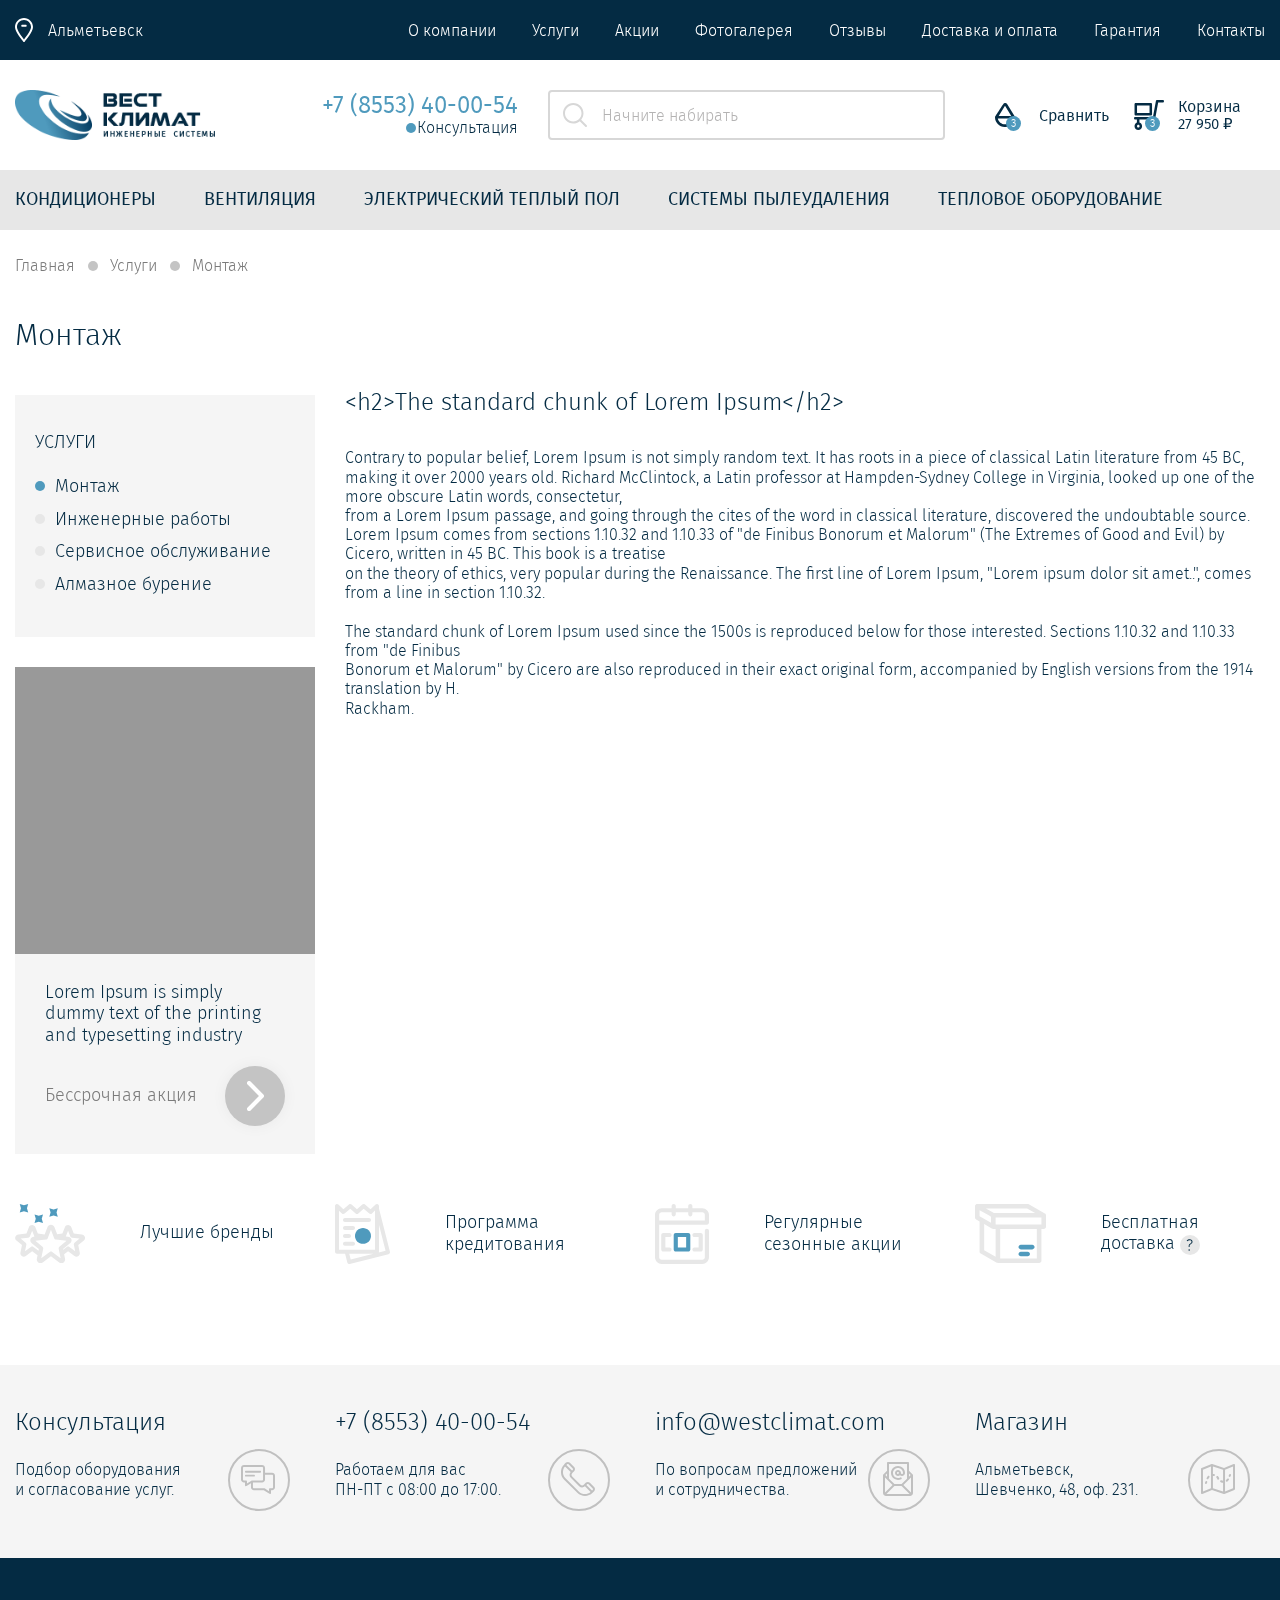
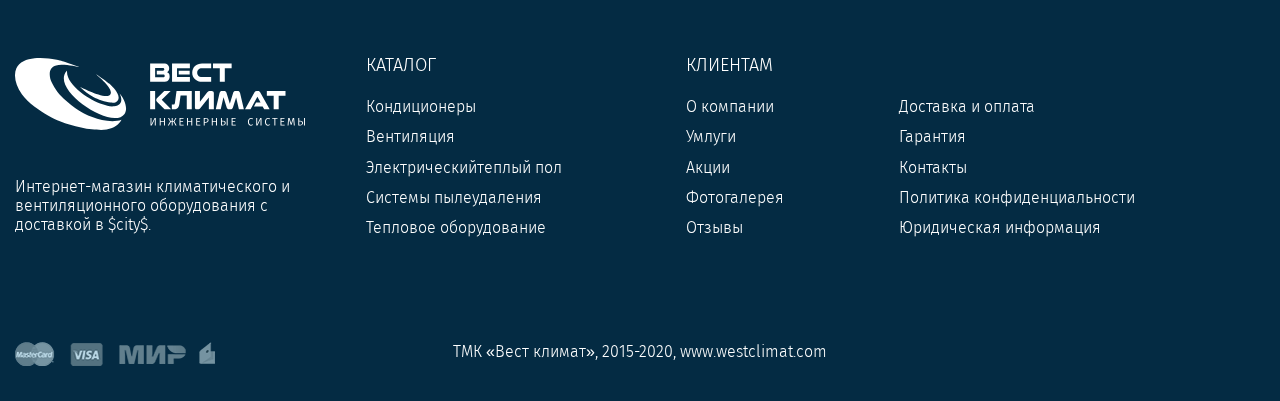
<file: uslugi-kartochka.html>
<!DOCTYPE html>
<html lang="ru">
<head>
  <meta charset="UTF-8">
  <meta name="viewport" content="width=device-width, initial-scale=1.0, shrink-to-fit=no">

  <title>ВЕСТ КЛИМАТ - Инженерные системы</title>

  <link rel="stylesheet" href="libs/bootstrap/css/bootstrap.min.css">
  <link rel="stylesheet" href="libs/swiper/swiper.min.css">
  <link rel="stylesheet" href="fonts/firasans/firasans.css">
  <link rel="stylesheet" href="css/style.css">
  <link rel="stylesheet" href="css/media.css">

  <script src="libs/jquery/jquery.min.js"></script>
  <script src="libs/bootstrap/js/bootstrap.bundle.min.js"></script>
  <script src="libs/swiper/swiper.min.js"></script>
</head>
<body>

<div class="header">
  <div class="header-top">
  <div class="container">
    <div class="flex space-between">
    <a href="javascript:void(0)" class="header-top-city">Альметьевск</a>
    <div class="header-top-list">
      <a class="header-top-link void" href="about.html">О компании</a>
      <a class="header-top-link void" href="services.html">Услуги</a>
      <a class="header-top-link void" href="stocks.html">Акции</a>
      <a class="header-top-link void" href="gallery.html">Фотогалерея</a>
      <a class="header-top-link void" href="reviews.html">Отзывы</a>
      <a class="header-top-link void" href="delivery.html">Доставка и оплата</a>
      <a class="header-top-link void" href="warranty.html">Гарантия</a>
      <a class="header-top-link void" href="contacts.html">Контакты</a>
    </div>
    <div class="responsive-item"><a href="tel:+78553400054" class="header-tel">+7 (8553) 40-00-54</a></div>
    </div>
  </div>
  </div>
  <div class="header-main">
  <div class="container">
    <div class="row row-center">
    <div class="col-lg-5">
      <div class="header-flex">
      <a href="/" class="header-logo">
        <img class="header-logo-src" src="images/logo.png" alt="ВЕСТ КЛИМАТ - Инженерные системы">
      </a>
  
      <div class="header-contact">
        <a href="tel:+78553400054" class="header-contact-link header-contact-tel">
        +7 (8553) 40-00-54
        </a>
        <a href="javascript:void(0)" class="header-contact-link header-contact-modal" data-toggle="modal" data-target="#consultModal">
        Консультация
        </a>
      </div>
      </div>
    </div>
    <div class="col-lg-4">
      <input type="text" class="header-search form-style" placeholder="Начните набирать">
    </div>
    <div class="col-lg-3">
      <div class="header-actions">
      <a href="javascript:void(0)" class="header-action has-items">
        <div class="header-action-icon">
        <img src="images/header-compare-icon.svg" alt="">
        <div class="header-action-count">3</div>
        </div>
        <div class="header-action-body">
        <div class="header-action-title">Сравнить</div>
        </div>
      </a>
      <a href="javascript:void(0)" class="header-action has-items">
        <div class="header-action-icon">
        <img src="images/header-cart.svg" alt="">
        <div class="header-action-count">3</div>
        </div>
        <div class="header-action-body">
        <div class="header-action-title">Корзина</div>
        <div class="header-action-total">27 950 ₽</div>
        </div>
      </a>
      </div>
    </div>
    </div>
  </div>
  </div>
  <div class="header-responsive">
  <div class="container">
    <div class="row row-responsive">
    <div class="col-logo">
      <a href="/" class="responsive-logo">
      <img class="responsive-logo-src" src="images/logo.png" alt="">
      </a>
    </div>
    <div class="col-btns">
      <a href="javascript:void(0)" class="responsive-btn search-button">
      <img class="responsive-btn-icon" src="images/header-search-icon.svg" alt="Поиск">
      </a>
      <a href="javascript:void(0)" class="responsive-btn">
      <img class="responsive-btn-icon" src="images/header-compare-icon.svg" alt="Сравнить">
      <div class="has-items-count">3</div>
      </a>
      <a href="javascript:void(0)" class="responsive-btn">
      <img class="responsive-btn-icon" src="images/header-cart.svg" alt="Корзина">
      <div class="has-items-count">3</div>
      </a>
    </div>
    </div>
  </div>
  </div>
  <div class="search-responsive">
  <div class="container">
    <form class="search-responsive-form"><input class="search-responsive-input" type="text" placeholder="Начните набирать..."></form>
  </div>
  </div>
  <div class="header-nav">
  <div class="container">
    <ul class="header-nav-list">
    <li class="header-nav-item drop-hover" data-nav-id="0">
      <a href="category.html" class="header-nav-link void">Кондиционеры</a>
      <div class="header-nav-drop" data-drop-id="0">
      <div class="container">
        <div class="row">
        <div class="col-lg-6">
          <div class="nav-drop-inner nav-drop-catalog">
          <div class="nav-drop-title">Каталог кондиционеров</div>
          <div class="nav-drop-flex">
            <ul class="nav-drop-list">
            <li class="nav-drop-item">
              <a href="javascript:void(0)" class="nav-drop-link">Мобильные</a>
            </li>
            <li class="nav-drop-item">
              <a href="javascript:void(0)" class="nav-drop-link">Сплит-системы</a>
              <ul class="nav-drop-sub">
              <li class="nav-drop-sub-item">
                <a href="javascript:void(0)" class="nav-drop-sub-link">Настенные</a>
              </li>
              <li class="nav-drop-sub-item">
                <a href="javascript:void(0)" class="nav-drop-sub-link">Напольно-потолочные</a>
              </li>
              <li class="nav-drop-sub-item">
                <a href="javascript:void(0)" class="nav-drop-sub-link">Кассетные</a>
              </li>
              <li class="nav-drop-sub-item">
                <a href="javascript:void(0)" class="nav-drop-sub-link">Канальные</a>
              </li>
              </ul>
            </li>
            </ul>
            <ul class="nav-drop-list">
            <li class="nav-drop-item">
              <a href="javascript:void(0)" class="nav-drop-link">Колонные</a>
            </li>
            <li class="nav-drop-item">
              <a href="javascript:void(0)" class="nav-drop-link">Мультисплит-системы</a>
            </li>
            <li class="nav-drop-item">
              <a href="javascript:void(0)" class="nav-drop-link">Расходные материалы</a>
            </li>
            <li class="nav-drop-item">
              <a href="javascript:void(0)" class="nav-drop-link">Дополнительные аксесуры</a>
            </li>
            </ul>
          </div>
          </div>
        </div>
        <div class="col-lg-6">
          <div class="nav-drop-inner">
          <div class="nav-drop-title">Бренды</div>
          <div class="nav-drop-flex">
            <ul class="nav-drop-list nav-drop-list-right">
            <li class="nav-drop-item">
              <a href="javascript:void(0)" class="nav-drop-link">Ballu</a>
            </li>
            <li class="nav-drop-item">
              <a href="javascript:void(0)" class="nav-drop-link">Elektrolux</a>
            </li>
            <li class="nav-drop-item">
              <a href="javascript:void(0)" class="nav-drop-link">SHUFT</a>
            </li>
            <li class="nav-drop-item">
              <a href="javascript:void(0)" class="nav-drop-link">Mitsubishi Electric</a>
            </li>
            </ul>
            <ul class="nav-drop-list nav-drop-list-right">
            <li class="nav-drop-item">
              <a href="javascript:void(0)" class="nav-drop-link">Ballu</a>
            </li>
            <li class="nav-drop-item">
              <a href="javascript:void(0)" class="nav-drop-link">Elektrolux</a>
            </li>
            <li class="nav-drop-item">
              <a href="javascript:void(0)" class="nav-drop-link">SHUFT</a>
            </li>
            <li class="nav-drop-item">
              <a href="javascript:void(0)" class="nav-drop-link">Mitsubishi Electric</a>
            </li>
            </ul>
          </div>
          </div>
        </div>
        </div>
      </div>
      </div>
    </li>
    <li class="header-nav-item">
      <a href="category.html" class="header-nav-link void">Вентиляция</a>
    </li>
    <li class="header-nav-item">
      <a href="category.html" class="header-nav-link void">Электрический теплый пол</a>
    </li>
    <li class="header-nav-item">
      <a href="category.html" class="header-nav-link void">Системы пылеудаления</a>
    </li>
    <li class="header-nav-item">
      <a href="category.html" class="header-nav-link void">Тепловое оборудование</a>
    </li>
    </ul>
  </div>
  </div>
</div>

<div class="header-burger">
  <div class="burger-line line-1"></div>
  <div class="burger-line line-2"></div>
  <div class="burger-line line-3"></div>
</div>

<div class="page-breadcrumbs">
  <div class="container">
    <div class="page-breadcrumbs-list">
      <a href="javascript:void(0)" class="page-breadcrumbs-link">Главная</a>
      <a href="javascript:void(0)" class="page-breadcrumbs-link">Услуги</a>
      <a href="javascript:void(0)" class="page-breadcrumbs-link">Монтаж</a>
    </div>

    <div class="section-heading">Монтаж</div>
  </div>
</div>

<div class="page-content">
  <div class="container">
    <div class="row">
      <div class="catalog-side">
        <div class="page-side">
          <div class="side-item">
            <div class="side-item-title">Услуги</div>
            <div class="side-item-body">
              <a href="javascript:void(0)" class="filter-select-link active">Монтаж</a>
              <a href="javascript:void(0)" class="filter-select-link">Инженерные работы</a>
              <a href="javascript:void(0)" class="filter-select-link">Сервисное обслуживание</a>
              <a href="javascript:void(0)" class="filter-select-link">Алмазное бурение</a>
            </div>
          </div>

          <a href="javascript:void(0)" class="post-item">
            <div class="post-photo"></div>
            <div class="post-body">
              <div class="post-name">
                Lorem Ipsum is simply dummy text 
                of the printing and typesetting 
                industry
              </div>
              <div class="post-footer">
                <div class="post-footer-desc">
                  <span>Бессрочная акция</span>
                </div>
                <div class="post-arrow"></div>
              </div>
            </div>
          </a>
        </div>
      </div>
      <div class="catalog-content">
        <h2>&lt;h2&gt;The standard chunk of Lorem Ipsum&lt;/h2&gt;</h2>
        <p>
          Contrary to popular belief, Lorem Ipsum is not simply random text. It has roots in a piece of classical Latin literature from 45 BC, making it over 2000 
          years old. Richard McClintock, a Latin professor at Hampden-Sydney College in Virginia, looked up one of the more obscure Latin words, consectetur, <br>
          from a Lorem Ipsum passage, and going through the cites of the word in classical literature, discovered the undoubtable source. Lorem Ipsum comes 
          from sections 1.10.32 and 1.10.33 of "de Finibus Bonorum et Malorum" (The Extremes of Good and Evil) by Cicero, written in 45 BC. This book is a treatise <br>
          on the theory of ethics, very popular during the Renaissance. The first line of Lorem Ipsum, "Lorem ipsum dolor sit amet..", comes from a line in section 
          1.10.32.
        </p>
        <p>
          The standard chunk of Lorem Ipsum used since the 1500s is reproduced below for those interested. Sections 1.10.32 and 1.10.33 from "de Finibus <br>
          Bonorum et Malorum" by Cicero are also reproduced in their exact original form, accompanied by English versions from the 1914 translation by H. <br>
          Rackham.
        </p>
      </div>
    </div>
  </div>
</div>

<div class="advantage">
  <div class="container">
  <div class="row">
    <div class="col-lg-3 col-md-6 col-advantage">
    <div class="advantage-item">
      <img src="images/preim-icons/rating.svg" alt="Лучшие бренды" class="advantage-icon">
      <div class="advantage-title">Лучшие бренды</div>
    </div>
    </div>
    <div class="col-lg-3 col-md-6 col-advantage">
    <div class="advantage-item">
      <img src="images/preim-icons/invoice.svg" alt="Программа кредитования" class="advantage-icon">
      <div class="advantage-title">Программа кредитования</div>
    </div>
    </div>
    <div class="col-lg-3 col-md-6 col-advantage">
    <div class="advantage-item">
      <img src="images/preim-icons/calendar.svg" alt="Регулярные сезонные акции" class="advantage-icon">
      <div class="advantage-title">Регулярные сезонные акции</div>
    </div>
    </div>
    <div class="col-lg-3 col-md-6 col-advantage">
    <div class="advantage-item">
      <img src="images/preim-icons/box.svg" alt="Бесплатная доставка" class="advantage-icon">
      <div class="advantage-title">Бесплатная доставка <img src="images/tooltip-hint.svg" alt=""></div>
    </div>
    </div>
  </div>
  </div>
</div>

<div class="contacts cats-catalog-contacts">
  <div class="container">
  <div class="row">
    <div class="col-lg-3 col-md-6 col-contacts">
    <div class="contacts-item">
      <div class="section-heading heading-accent">
      Консультация
      </div>
      <div class="contacts-flex">
      <div class="contacts-item-desc">
        Подбор оборудования <br>
        и согласование услуг.
      </div>
      <div class="contacts-item-icon">
        <img src="images/contacts/1.svg" class="contacts-icon" alt="Подбор оборудования и согласование услуг.">
      </div>
      </div>
    </div>
    </div>
    <div class="col-lg-3 col-md-6 col-contacts">
    <div class="contacts-item">
      <div class="section-heading heading-accent">
      +7 (8553) 40-00-54
      </div>
      <div class="contacts-flex">
      <div class="contacts-item-desc">
        Работаем для вас <br>
        ПН-ПТ с 08:00 до 17:00.
      </div>
      <div class="contacts-item-icon">
        <img src="images/contacts/2.svg" class="contacts-icon" alt="Работаем для вас ПН-ПТ с 08:00 до 17:00.">
      </div>
      </div>
    </div>
    </div>
    <div class="col-lg-3 col-md-6 col-contacts">
    <div class="contacts-item">
      <div class="section-heading heading-accent">
      info@westclimat.com
      </div>
      <div class="contacts-flex">
      <div class="contacts-item-desc">
        По вопросам предложений <br>
        и сотрудничества.
      </div>
      <div class="contacts-item-icon">
        <img src="images/contacts/3.svg" class="contacts-icon" alt="По вопросам предложений и сотрудничества.">
      </div>
      </div>
    </div>
    </div>
    <div class="col-lg-3 col-md-6 col-contacts">
    <div class="contacts-item">
      <div class="section-heading heading-accent">
      Магазин
      </div>
      <div class="contacts-flex">
      <div class="contacts-item-desc">
        Альметьевск, <br>
        Шевченко, 48, оф. 231.
      </div>
      <div class="contacts-item-icon">
        <img src="images/contacts/4.svg" class="contacts-icon" alt="Альметьевск, Шевченко, 48, оф. 231.">
      </div>
      </div>
    </div>
    </div>
  </div>
  </div>
</div>

<div class="footer">
  <div class="container">
  <div class="row">
    <div class="col-lg-3 col-md-6">
    <a href="javascript:void(0)" class="footer-logo">
      <img src="images/footer-logo.svg" alt="title" class="footer-logo-src">
    </a>

    <div class="footer-description">
      Интернет-магазин климатического и <br>
      вентиляционного оборудования с <br>
      доставкой в $city$.
    </div>
    </div>
    <div class="col-lg-3 col-md-6 col-footer">
    <div class="footer-title">Каталог</div>
    <ul class="footer-list">
      <li class="footer-list-item"><a href="javascript:void(0)" class="footer-list-link">Кондиционеры</a></li>
      <li class="footer-list-item"><a href="javascript:void(0)" class="footer-list-link">Вентиляция</a></li>
      <li class="footer-list-item"><a href="javascript:void(0)" class="footer-list-link">Электрическийтеплый пол</a></li>
      <li class="footer-list-item"><a href="javascript:void(0)" class="footer-list-link">Системы пылеудаления</a></li>
      <li class="footer-list-item"><a href="javascript:void(0)" class="footer-list-link">Тепловое оборудование</a></li>
    </ul>
    </div>
    <div class="col-lg-2 col-md-6 col-footer">
    <div class="footer-title">Клиентам</div>
    <ul class="footer-list">
      <li class="footer-list-item"><a href="javascript:void(0)" class="footer-list-link">О компании</a></li>
      <li class="footer-list-item"><a href="javascript:void(0)" class="footer-list-link">Умлуги</a></li>
      <li class="footer-list-item"><a href="javascript:void(0)" class="footer-list-link">Акции</a></li>
      <li class="footer-list-item"><a href="javascript:void(0)" class="footer-list-link">Фотогалерея</a></li>
      <li class="footer-list-item"><a href="javascript:void(0)" class="footer-list-link">Отзывы</a></li>
    </ul>
    </div>
    <div class="col-lg-4 col-md-6 col-footer">
    <div class="footer-title" data-empty>&nbsp;</div>
    <ul class="footer-list">
      <li class="footer-list-item"><a href="javascript:void(0)" class="footer-list-link">Доставка и оплата</a></li>
      <li class="footer-list-item"><a href="javascript:void(0)" class="footer-list-link">Гарантия</a></li>
      <li class="footer-list-item"><a href="javascript:void(0)" class="footer-list-link">Контакты</a></li>
      <li class="footer-list-item"><a href="javascript:void(0)" class="footer-list-link">Политика конфиденциальности</a></li>
      <li class="footer-list-item"><a href="javascript:void(0)" class="footer-list-link">Юридическая информация</a></li>
    </ul>
    </div>
  </div>

  <div class="footer-copyright">
    <img src="images/payments.png" class="footer-payments" alt=""> ТМК «Вест климат», 2015-2020, www.westclimat.com
  </div>
  </div>
</div>

<!-- Consult Modal -->
<div class="modal modal-custom fade" id="consultModal" data-backdrop="false" tabindex="-1" role="dialog" aria-hidden="true">
  <div class="modal-dialog modal-dialog-custom modal-dialog-centered">
  <div class="modal-content modal-content-custom">
    <div class="modal-custom-head">
    <div class="modal-custom-title">Консультация <div class="modal-custom-close" data-dismiss="modal"><img src="images/modal-close.svg" alt=""></div></div>
    </div>
    <div class="modal-custom-body">
    <p>
      Подбор оборудования и услуг по Вашим требованиям и бюджету. <br>
      Оставьте заявку прямо сейчас!
    </p>

    <form class="modal-form">
      <input type="text" class="modal-form-input" placeholder="Имя">
      <input type="text" class="modal-form-input" placeholder="Телефон">
      <button class="modal-form-button" type="submit">
      Оставить заявку
      </button>

      <div class="modal-agree">
      Нажимая на кнопку “Оставть заявку”,<br>
      Вы соглашаетесь на обратотку персональных данных.
      </div>
    </form>
    </div>
  </div>
  </div>
</div>

<div class="overlay"></div>

<script src="libs/main.js"></script>
</body>
</html>
</file>
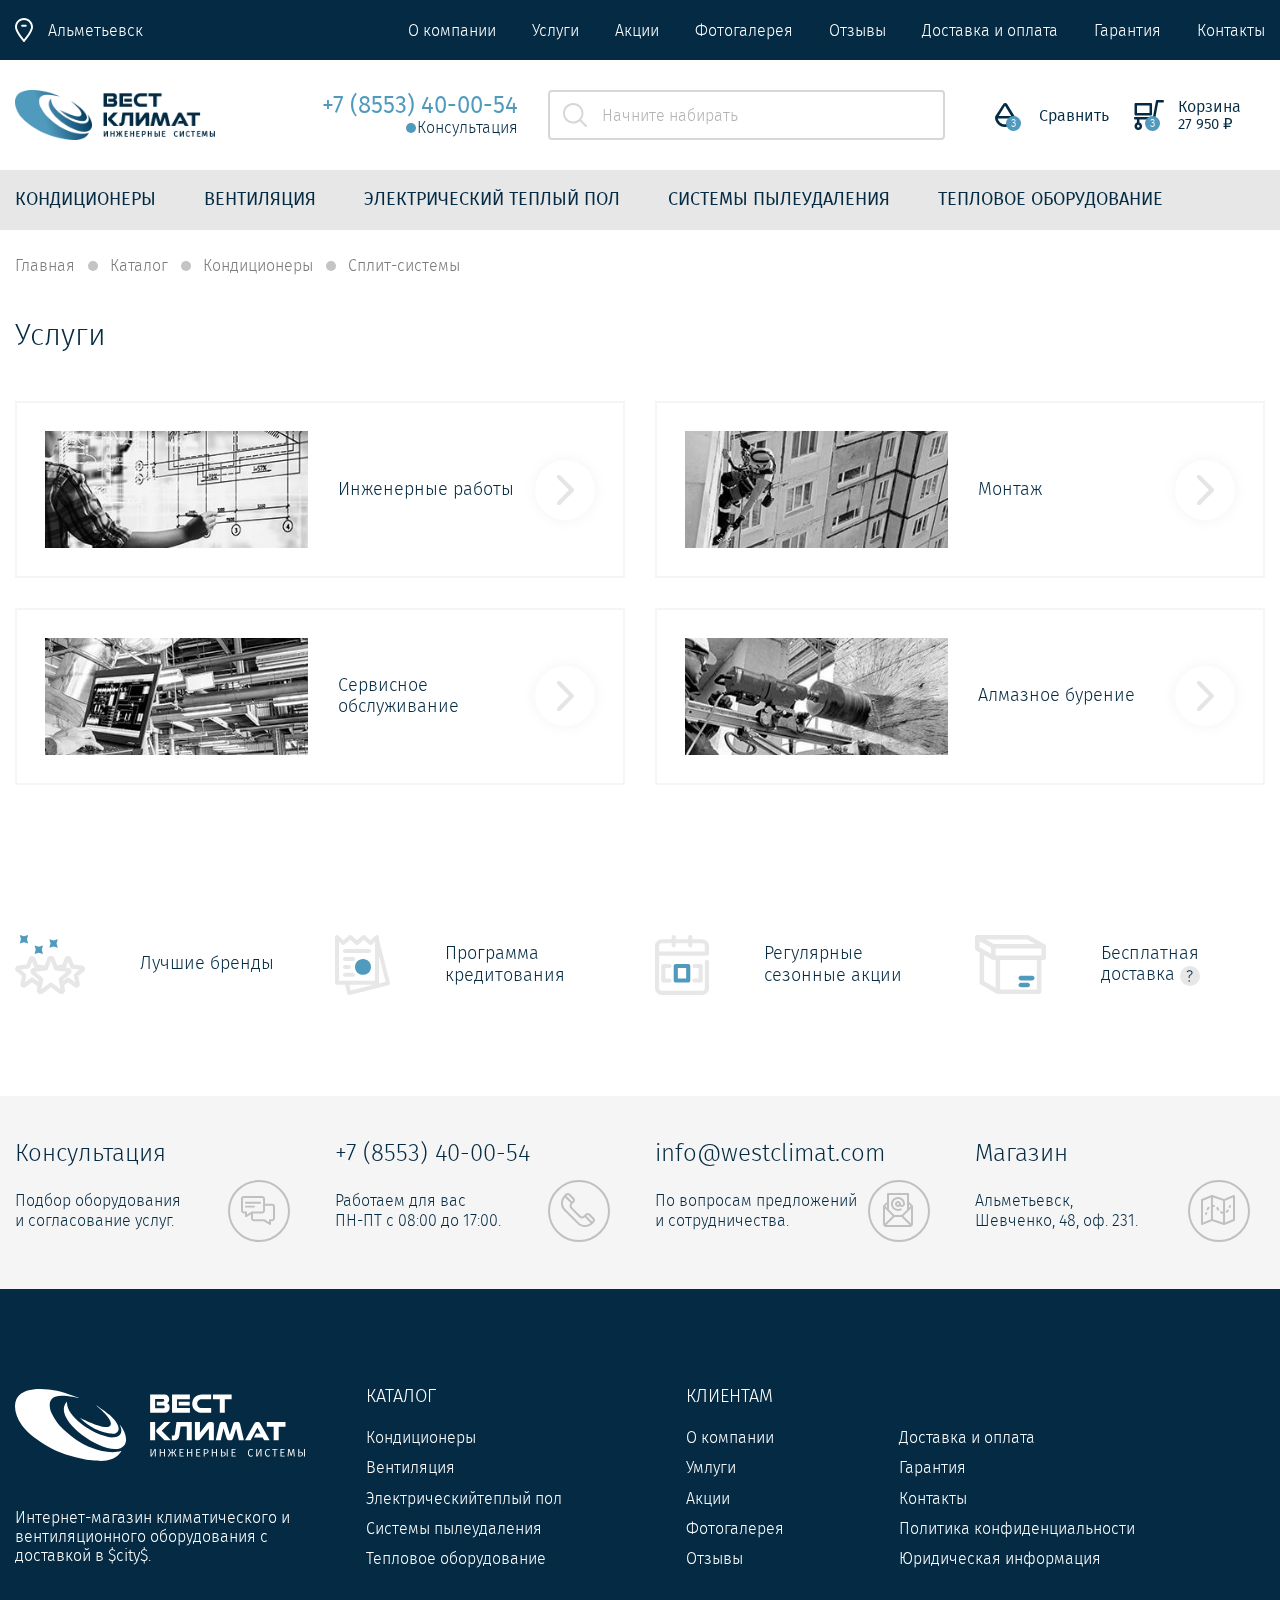
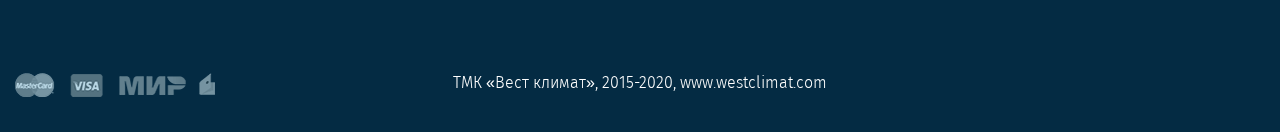
<file: uslugi.html>
<!DOCTYPE html>
<html lang="ru">
<head>
  <meta charset="UTF-8">
  <meta name="viewport" content="width=device-width, initial-scale=1.0, shrink-to-fit=no">

  <title>ВЕСТ КЛИМАТ - Инженерные системы</title>

  <link rel="stylesheet" href="libs/bootstrap/css/bootstrap.min.css">
  <link rel="stylesheet" href="libs/swiper/swiper.min.css">
  <link rel="stylesheet" href="fonts/firasans/firasans.css">
  <link rel="stylesheet" href="libs//ion/ion.rangeSlider.min.css">
  <link rel="stylesheet" href="css/style.css">
  <link rel="stylesheet" href="css/media.css">

  <script src="libs/jquery/jquery.min.js"></script>
  <script src="libs/bootstrap/js/bootstrap.bundle.min.js"></script>
  <script src="libs/swiper/swiper.min.js"></script>
  <script src="libs/ion/ion.rangeSlider.min.js"></script>
</head>
<body>

<div class="header">
  <div class="header-top">
  <div class="container">
    <div class="flex space-between">
    <a href="javascript:void(0)" class="header-top-city">Альметьевск</a>
    <div class="header-top-list">
      <a class="header-top-link void" href="about.html">О компании</a>
      <a class="header-top-link void" href="services.html">Услуги</a>
      <a class="header-top-link void" href="stocks.html">Акции</a>
      <a class="header-top-link void" href="gallery.html">Фотогалерея</a>
      <a class="header-top-link void" href="reviews.html">Отзывы</a>
      <a class="header-top-link void" href="delivery.html">Доставка и оплата</a>
      <a class="header-top-link void" href="warranty.html">Гарантия</a>
      <a class="header-top-link void" href="contacts.html">Контакты</a>
    </div>
    <div class="responsive-item"><a href="tel:+78553400054" class="header-tel">+7 (8553) 40-00-54</a></div>
    </div>
  </div>
  </div>
  <div class="header-main">
  <div class="container">
    <div class="row row-center">
    <div class="col-lg-5">
      <div class="header-flex">
      <a href="/" class="header-logo">
        <img class="header-logo-src" src="images/logo.png" alt="ВЕСТ КЛИМАТ - Инженерные системы">
      </a>
  
      <div class="header-contact">
        <a href="tel:+78553400054" class="header-contact-link header-contact-tel">
        +7 (8553) 40-00-54
        </a>
        <a href="javascript:void(0)" class="header-contact-link header-contact-modal" data-toggle="modal" data-target="#consultModal">
        Консультация
        </a>
      </div>
      </div>
    </div>
    <div class="col-lg-4">
      <input type="text" class="header-search form-style" placeholder="Начните набирать">
    </div>
    <div class="col-lg-3">
      <div class="header-actions">
      <a href="javascript:void(0)" class="header-action has-items">
        <div class="header-action-icon">
        <img src="images/header-compare-icon.svg" alt="">
        <div class="header-action-count">3</div>
        </div>
        <div class="header-action-body">
        <div class="header-action-title">Сравнить</div>
        </div>
      </a>
      <a href="javascript:void(0)" class="header-action has-items">
        <div class="header-action-icon">
        <img src="images/header-cart.svg" alt="">
        <div class="header-action-count">3</div>
        </div>
        <div class="header-action-body">
        <div class="header-action-title">Корзина</div>
        <div class="header-action-total">27 950 ₽</div>
        </div>
      </a>
      </div>
    </div>
    </div>
  </div>
  </div>
  <div class="header-responsive">
  <div class="container">
    <div class="row row-responsive">
    <div class="col-logo">
      <a href="/" class="responsive-logo">
      <img class="responsive-logo-src" src="images/logo.png" alt="">
      </a>
    </div>
    <div class="col-btns">
      <a href="javascript:void(0)" class="responsive-btn search-button">
      <img class="responsive-btn-icon" src="images/header-search-icon.svg" alt="Поиск">
      </a>
      <a href="javascript:void(0)" class="responsive-btn">
      <img class="responsive-btn-icon" src="images/header-compare-icon.svg" alt="Сравнить">
      <div class="has-items-count">3</div>
      </a>
      <a href="javascript:void(0)" class="responsive-btn">
      <img class="responsive-btn-icon" src="images/header-cart.svg" alt="Корзина">
      <div class="has-items-count">3</div>
      </a>
    </div>
    </div>
  </div>
  </div>
  <div class="search-responsive">
  <div class="container">
    <form class="search-responsive-form"><input class="search-responsive-input" type="text" placeholder="Начните набирать..."></form>
  </div>
  </div>
  <div class="header-nav">
  <div class="container">
    <ul class="header-nav-list">
    <li class="header-nav-item drop-hover" data-nav-id="0">
      <a href="category.html" class="header-nav-link void">Кондиционеры</a>
      <div class="header-nav-drop" data-drop-id="0">
      <div class="container">
        <div class="row">
        <div class="col-lg-6">
          <div class="nav-drop-inner nav-drop-catalog">
          <div class="nav-drop-title">Каталог кондиционеров</div>
          <div class="nav-drop-flex">
            <ul class="nav-drop-list">
            <li class="nav-drop-item">
              <a href="javascript:void(0)" class="nav-drop-link">Мобильные</a>
            </li>
            <li class="nav-drop-item">
              <a href="javascript:void(0)" class="nav-drop-link">Сплит-системы</a>
              <ul class="nav-drop-sub">
              <li class="nav-drop-sub-item">
                <a href="javascript:void(0)" class="nav-drop-sub-link">Настенные</a>
              </li>
              <li class="nav-drop-sub-item">
                <a href="javascript:void(0)" class="nav-drop-sub-link">Напольно-потолочные</a>
              </li>
              <li class="nav-drop-sub-item">
                <a href="javascript:void(0)" class="nav-drop-sub-link">Кассетные</a>
              </li>
              <li class="nav-drop-sub-item">
                <a href="javascript:void(0)" class="nav-drop-sub-link">Канальные</a>
              </li>
              </ul>
            </li>
            </ul>
            <ul class="nav-drop-list">
            <li class="nav-drop-item">
              <a href="javascript:void(0)" class="nav-drop-link">Колонные</a>
            </li>
            <li class="nav-drop-item">
              <a href="javascript:void(0)" class="nav-drop-link">Мультисплит-системы</a>
            </li>
            <li class="nav-drop-item">
              <a href="javascript:void(0)" class="nav-drop-link">Расходные материалы</a>
            </li>
            <li class="nav-drop-item">
              <a href="javascript:void(0)" class="nav-drop-link">Дополнительные аксесуры</a>
            </li>
            </ul>
          </div>
          </div>
        </div>
        <div class="col-lg-6">
          <div class="nav-drop-inner">
          <div class="nav-drop-title">Бренды</div>
          <div class="nav-drop-flex">
            <ul class="nav-drop-list nav-drop-list-right">
            <li class="nav-drop-item">
              <a href="javascript:void(0)" class="nav-drop-link">Ballu</a>
            </li>
            <li class="nav-drop-item">
              <a href="javascript:void(0)" class="nav-drop-link">Elektrolux</a>
            </li>
            <li class="nav-drop-item">
              <a href="javascript:void(0)" class="nav-drop-link">SHUFT</a>
            </li>
            <li class="nav-drop-item">
              <a href="javascript:void(0)" class="nav-drop-link">Mitsubishi Electric</a>
            </li>
            </ul>
            <ul class="nav-drop-list nav-drop-list-right">
            <li class="nav-drop-item">
              <a href="javascript:void(0)" class="nav-drop-link">Ballu</a>
            </li>
            <li class="nav-drop-item">
              <a href="javascript:void(0)" class="nav-drop-link">Elektrolux</a>
            </li>
            <li class="nav-drop-item">
              <a href="javascript:void(0)" class="nav-drop-link">SHUFT</a>
            </li>
            <li class="nav-drop-item">
              <a href="javascript:void(0)" class="nav-drop-link">Mitsubishi Electric</a>
            </li>
            </ul>
          </div>
          </div>
        </div>
        </div>
      </div>
      </div>
    </li>
    <li class="header-nav-item">
      <a href="category.html" class="header-nav-link void">Вентиляция</a>
    </li>
    <li class="header-nav-item">
      <a href="category.html" class="header-nav-link void">Электрический теплый пол</a>
    </li>
    <li class="header-nav-item">
      <a href="category.html" class="header-nav-link void">Системы пылеудаления</a>
    </li>
    <li class="header-nav-item">
      <a href="category.html" class="header-nav-link void">Тепловое оборудование</a>
    </li>
    </ul>
  </div>
  </div>
</div>

<div class="header-burger">
  <div class="burger-line line-1"></div>
  <div class="burger-line line-2"></div>
  <div class="burger-line line-3"></div>
</div>

<div class="page-breadcrumbs">
  <div class="container">
  <div class="page-breadcrumbs-list">
    <a href="javascript:void(0)" class="page-breadcrumbs-link">Главная</a>
    <a href="javascript:void(0)" class="page-breadcrumbs-link">Каталог</a>
    <a href="javascript:void(0)" class="page-breadcrumbs-link">Кондиционеры</a>
    <a href="javascript:void(0)" class="page-breadcrumbs-link">Сплит-системы</a>
  </div>
  </div>
</div>

<div class="services page-services">
  <div class="container">
  <div class="section-heading">Услуги</div>

  <div class="row row-services">
    <div class="col-lg-6 col-services">
    <a href="javascript:void(0)" class="services-item">
      <div class="services-item-image" style="background-image: url(images/services/1.jpg);"></div>
      <div class="services-item-name">Инженерные работы</div>
      <div class="services-arrow"></div>
    </a>
    </div>
    <div class="col-lg-6 col-services">
    <a href="javascript:void(0)" class="services-item">
      <div class="services-item-image" style="background-image: url(images/services/2.jpg);"></div>
      <div class="services-item-name">Монтаж</div>
      <div class="services-arrow"></div>
    </a>
    </div>
    <div class="col-lg-6 col-services">
    <a href="javascript:void(0)" class="services-item">
      <div class="services-item-image" style="background-image: url(images/services/3.jpg);"></div>
      <div class="services-item-name">Сервисное обслуживание</div>
      <div class="services-arrow"></div>
    </a>
    </div>
    <div class="col-lg-6 col-services">
    <a href="javascript:void(0)" class="services-item">
      <div class="services-item-image" style="background-image: url(images/services/4.jpg);"></div>
      <div class="services-item-name">Алмазное бурение</div>
      <div class="services-arrow"></div>
    </a>
    </div>
  </div>
  </div>
</div>

<div class="advantage page-services-advantage">
  <div class="container">
  <div class="row">
    <div class="col-lg-3 col-md-6 col-advantage">
    <div class="advantage-item">
      <img src="images/preim-icons/rating.svg" alt="Лучшие бренды" class="advantage-icon">
      <div class="advantage-title">Лучшие бренды</div>
    </div>
    </div>
    <div class="col-lg-3 col-md-6 col-advantage">
    <div class="advantage-item">
      <img src="images/preim-icons/invoice.svg" alt="Программа кредитования" class="advantage-icon">
      <div class="advantage-title">Программа кредитования</div>
    </div>
    </div>
    <div class="col-lg-3 col-md-6 col-advantage">
    <div class="advantage-item">
      <img src="images/preim-icons/calendar.svg" alt="Регулярные сезонные акции" class="advantage-icon">
      <div class="advantage-title">Регулярные сезонные акции</div>
    </div>
    </div>
    <div class="col-lg-3 col-md-6 col-advantage">
    <div class="advantage-item">
      <img src="images/preim-icons/box.svg" alt="Бесплатная доставка" class="advantage-icon">
      <div class="advantage-title">Бесплатная доставка <img src="images/tooltip-hint.svg" alt=""></div>
    </div>
    </div>
  </div>
  </div>
</div>

<div class="contacts cats-catalog-contacts">
  <div class="container">
  <div class="row">
    <div class="col-lg-3 col-md-6 col-contacts">
    <div class="contacts-item">
      <div class="section-heading heading-accent">
      Консультация
      </div>
      <div class="contacts-flex">
      <div class="contacts-item-desc">
        Подбор оборудования <br>
        и согласование услуг.
      </div>
      <div class="contacts-item-icon">
        <img src="images/contacts/1.svg" class="contacts-icon" alt="Подбор оборудования и согласование услуг.">
      </div>
      </div>
    </div>
    </div>
    <div class="col-lg-3 col-md-6 col-contacts">
    <div class="contacts-item">
      <div class="section-heading heading-accent">
      +7 (8553) 40-00-54
      </div>
      <div class="contacts-flex">
      <div class="contacts-item-desc">
        Работаем для вас <br>
        ПН-ПТ с 08:00 до 17:00.
      </div>
      <div class="contacts-item-icon">
        <img src="images/contacts/2.svg" class="contacts-icon" alt="Работаем для вас ПН-ПТ с 08:00 до 17:00.">
      </div>
      </div>
    </div>
    </div>
    <div class="col-lg-3 col-md-6 col-contacts">
    <div class="contacts-item">
      <div class="section-heading heading-accent">
      info@westclimat.com
      </div>
      <div class="contacts-flex">
      <div class="contacts-item-desc">
        По вопросам предложений <br>
        и сотрудничества.
      </div>
      <div class="contacts-item-icon">
        <img src="images/contacts/3.svg" class="contacts-icon" alt="По вопросам предложений и сотрудничества.">
      </div>
      </div>
    </div>
    </div>
    <div class="col-lg-3 col-md-6 col-contacts">
    <div class="contacts-item">
      <div class="section-heading heading-accent">
      Магазин
      </div>
      <div class="contacts-flex">
      <div class="contacts-item-desc">
        Альметьевск, <br>
        Шевченко, 48, оф. 231.
      </div>
      <div class="contacts-item-icon">
        <img src="images/contacts/4.svg" class="contacts-icon" alt="Альметьевск, Шевченко, 48, оф. 231.">
      </div>
      </div>
    </div>
    </div>
  </div>
  </div>
</div>

<div class="footer">
  <div class="container">
  <div class="row">
    <div class="col-lg-3 col-md-6">
    <a href="javascript:void(0)" class="footer-logo">
      <img src="images/footer-logo.svg" alt="title" class="footer-logo-src">
    </a>

    <div class="footer-description">
      Интернет-магазин климатического и <br>
      вентиляционного оборудования с <br>
      доставкой в $city$.
    </div>
    </div>
    <div class="col-lg-3 col-md-6 col-footer">
    <div class="footer-title">Каталог</div>
    <ul class="footer-list">
      <li class="footer-list-item"><a href="javascript:void(0)" class="footer-list-link">Кондиционеры</a></li>
      <li class="footer-list-item"><a href="javascript:void(0)" class="footer-list-link">Вентиляция</a></li>
      <li class="footer-list-item"><a href="javascript:void(0)" class="footer-list-link">Электрическийтеплый пол</a></li>
      <li class="footer-list-item"><a href="javascript:void(0)" class="footer-list-link">Системы пылеудаления</a></li>
      <li class="footer-list-item"><a href="javascript:void(0)" class="footer-list-link">Тепловое оборудование</a></li>
    </ul>
    </div>
    <div class="col-lg-2 col-md-6 col-footer">
    <div class="footer-title">Клиентам</div>
    <ul class="footer-list">
      <li class="footer-list-item"><a href="javascript:void(0)" class="footer-list-link">О компании</a></li>
      <li class="footer-list-item"><a href="javascript:void(0)" class="footer-list-link">Умлуги</a></li>
      <li class="footer-list-item"><a href="javascript:void(0)" class="footer-list-link">Акции</a></li>
      <li class="footer-list-item"><a href="javascript:void(0)" class="footer-list-link">Фотогалерея</a></li>
      <li class="footer-list-item"><a href="javascript:void(0)" class="footer-list-link">Отзывы</a></li>
    </ul>
    </div>
    <div class="col-lg-4 col-md-6 col-footer">
    <div class="footer-title" data-empty>&nbsp;</div>
    <ul class="footer-list">
      <li class="footer-list-item"><a href="javascript:void(0)" class="footer-list-link">Доставка и оплата</a></li>
      <li class="footer-list-item"><a href="javascript:void(0)" class="footer-list-link">Гарантия</a></li>
      <li class="footer-list-item"><a href="javascript:void(0)" class="footer-list-link">Контакты</a></li>
      <li class="footer-list-item"><a href="javascript:void(0)" class="footer-list-link">Политика конфиденциальности</a></li>
      <li class="footer-list-item"><a href="javascript:void(0)" class="footer-list-link">Юридическая информация</a></li>
    </ul>
    </div>
  </div>

  <div class="footer-copyright">
    <img src="images/payments.png" class="footer-payments" alt=""> ТМК «Вест климат», 2015-2020, www.westclimat.com
  </div>
  </div>
</div>

<!-- Consult Modal -->
<div class="modal modal-custom fade" id="consultModal" data-backdrop="false" tabindex="-1" role="dialog" aria-hidden="true">
  <div class="modal-dialog modal-dialog-custom modal-dialog-centered">
  <div class="modal-content modal-content-custom">
    <div class="modal-custom-head">
    <div class="modal-custom-title">Консультация <div class="modal-custom-close" data-dismiss="modal"><img src="images/modal-close.svg" alt=""></div></div>
    </div>
    <div class="modal-custom-body">
    <p>
      Подбор оборудования и услуг по Вашим требованиям и бюджету. <br>
      Оставьте заявку прямо сейчас!
    </p>

    <form class="modal-form">
      <input type="text" class="modal-form-input" placeholder="Имя">
      <input type="text" class="modal-form-input" placeholder="Телефон">
      <button class="modal-form-button" type="submit">
      Оставить заявку
      </button>

      <div class="modal-agree">
      Нажимая на кнопку “Оставть заявку”,<br>
      Вы соглашаетесь на обратотку персональных данных.
      </div>
    </form>
    </div>
  </div>
  </div>
</div>

<div class="overlay"></div>

<script src="libs/main.js"></script>
</body>
</html>
</file>
<file: fonts/firasans/firasans.css>
@font-face {
    font-family: 'Fira Sans';
    src: local('Fira Sans SemiBold'), local('FiraSans-SemiBold'), url('Firasanssemibold.woff2') format('woff2'), url('Firasanssemibold.woff') format('woff'), url('Firasanssemibold.ttf') format('truetype');
    font-weight: 600;
    font-style: normal;
    font-display: fallback;
}
@font-face {
    font-family: 'Fira Sans';
    src: local('Fira Sans Medium'), local('FiraSans-Medium'), url('Firasansmedium.woff2') format('woff2'), url('Firasansmedium.woff') format('woff'), url('Firasansmedium.ttf') format('truetype');
    font-weight: 500;
    font-style: normal;
    font-display: fallback;
}
@font-face {
    font-family: 'Fira Sans';
    src: local('Fira Sans Medium Italic'), local('FiraSans-MediumItalic'), url('Firasansmediumitalic.woff2') format('woff2'), url('Firasansmediumitalic.woff') format('woff'), url('Firasansmediumitalic.ttf') format('truetype');
    font-weight: 500;
    font-style: italic;
    font-display: fallback;
}
@font-face {
    font-family: 'Fira Sans';
    src: local('Fira Sans Italic'), local('FiraSans-Italic'), url('Firasansitalic.woff2') format('woff2'), url('Firasansitalic.woff') format('woff'), url('Firasansitalic.ttf') format('truetype');
    font-weight: 400;
    font-style: italic;
    font-display: fallback;
}
@font-face {
    font-family: 'Fira Sans';
    src: local('Fira Sans ExtraLight'), local('FiraSans-ExtraLight'), url('Firasansextralight.woff2') format('woff2'), url('Firasansextralight.woff') format('woff'), url('Firasansextralight.ttf') format('truetype');
    font-weight: 100;
    font-style: normal;
    font-display: fallback;
}
@font-face {
    font-family: 'Fira Sans';
    src: local('Fira Sans Light Italic'), local('FiraSans-LightItalic'), url('Firasanslightitalic.woff2') format('woff2'), url('Firasanslightitalic.woff') format('woff'), url('Firasanslightitalic.ttf') format('truetype');
    font-weight: 200;
    font-style: italic;
    font-display: fallback;
}
@font-face {
    font-family: 'Fira Sans';
    src: local('Fira Sans Light'), local('FiraSans-Light'), url('Firasanslight.woff2') format('woff2'), url('Firasanslight.woff') format('woff'), url('Firasanslight.ttf') format('truetype');
    font-weight: 200;
    font-style: normal;
    font-display: fallback;
}
@font-face {
    font-family: 'Fira Sans';
    src: local('Fira Sans Book'), local('FiraSans-Book'), url('Firasansbook.woff2') format('woff2'), url('Firasansbook.woff') format('woff'), url('Firasansbook.ttf') format('truetype');
    font-weight: 300;
    font-style: normal;
    font-display: fallback;
}
@font-face {
    font-family: 'Fira Sans';
    src: local('Fira Sans Regular'), local('FiraSans-Regular'), url('Firasansregular.woff2') format('woff2'), url('Firasansregular.woff') format('woff'), url('Firasansregular.ttf') format('truetype');
    font-weight: 400;
    font-style: normal;
    font-display: fallback;
}
@font-face {
    font-family: 'Fira Sans';
    src: local('Fira Sans Heavy'), local('FiraSans-Heavy'), url('Firasansheavy.woff2') format('woff2'), url('Firasansheavy.woff') format('woff'), url('Firasansheavy.ttf') format('truetype');
    font-weight: 900;
    font-style: normal;
    font-display: fallback;
}
@font-face {
    font-family: 'Fira Sans';
    src: local('Fira Sans SemiBold Italic'), local('FiraSans-SemiBoldItalic'), url('Firasanssemibolditalic.woff2') format('woff2'), url('Firasanssemibolditalic.woff') format('woff'), url('Firasanssemibolditalic.ttf') format('truetype');
    font-weight: 600;
    font-style: italic;
    font-display: fallback;
}
@font-face {
    font-family: 'Fira Sans';
    src: local('Fira Sans Bold Italic'), local('FiraSans-BoldItalic'), url('Firasansbolditalic.woff2') format('woff2'), url('Firasansbolditalic.woff') format('woff'), url('Firasansbolditalic.ttf') format('truetype');
    font-weight: 700;
    font-style: italic;
    font-display: fallback;
}
@font-face {
    font-family: 'Fira Sans';
    src: local('Fira Sans ExtraLight Italic'), local('FiraSans-ExtraLightItalic'), url('Firasansextralightitalic.woff2') format('woff2'), url('Firasansextralightitalic.woff') format('woff'), url('Firasansextralightitalic.ttf') format('truetype');
    font-weight: 100;
    font-style: italic;
    font-display: fallback;
}
@font-face {
    font-family: 'Fira Sans';
    src: local('Fira Sans Bold'), local('FiraSans-Bold'), url('Firasansbold.woff2') format('woff2'), url('Firasansbold.woff') format('woff'), url('Firasansbold.ttf') format('truetype');
    font-weight: 700;
    font-style: normal;
    font-display: fallback;
}
@font-face {
    font-family: 'Fira Sans';
    src: local('Fira Sans Heavy Italic'), local('FiraSans-HeavyItalic'), url('Firasansheavyitalic.woff2') format('woff2'), url('Firasansheavyitalic.woff') format('woff'), url('Firasansheavyitalic.ttf') format('truetype');
    font-weight: 900;
    font-style: italic;
    font-display: fallback;
}
@font-face {
    font-family: 'Fira Sans';
    src: local('Fira Sans ExtraBold'), local('FiraSans-ExtraBold'), url('Firasansextrabold.woff2') format('woff2'), url('Firasansextrabold.woff') format('woff'), url('Firasansextrabold.ttf') format('truetype');
    font-weight: 800;
    font-style: normal;
    font-display: fallback;
}
@font-face {
    font-family: 'Fira Sans';
    src: local('Fira Sans Book Italic'), local('FiraSans-BookItalic'), url('Firasansbookitalic.woff2') format('woff2'), url('Firasansbookitalic.woff') format('woff'), url('Firasansbookitalic.ttf') format('truetype');
    font-weight: 300;
    font-style: italic;
    font-display: fallback;
}
@font-face {
    font-family: 'Fira Sans';
    src: local('Fira Sans ExtraBold Italic'), local('FiraSans-ExtraBoldItalic'), url('Firasansextrabolditalic.woff2') format('woff2'), url('Firasansextrabolditalic.woff') format('woff'), url('Firasansextrabolditalic.ttf') format('truetype');
    font-weight: 800;
    font-style: italic;
    font-display: fallback;
}
</file>
<file: css/style.css>
@font-face {
    font-family: "Good Timing Bold";
    src: url(../fonts/GoodTimingRg-Bold.ttf) format('truetype');
    font-weight: bold;
    font-display: fallback;
}

:root {
    --firasans:   "Fira Sans", sans-serif;
    --goodtiming: "Good Timing Bold", sans-serif;

    /* colors */
    --accent:  #4f9abd;
    --darkblue:#042b43;
    --gray:    #7b7b7b;

    /* font weights */
    --font-light: 200;
    --font-book:  300;
}

:focus { outline: none; }

::-webkit-scrollbar {
    width: 8px;
    height: 8px;
}
::-webkit-scrollbar-button {
    width: 0px;
    height: 0px;
}
::-webkit-scrollbar-thumb {
    background: #bdbdbd;
    border: 0px none #ffffff;
    border-radius: 50px;
}
::-webkit-scrollbar-thumb:hover {
    background: var(--accent);
}
::-webkit-scrollbar-thumb:active {
    background: var(--accent);
}
::-webkit-scrollbar-track {
    background: #e2e2e2;
    border: 0px none #ffffff;
    border-radius: 50px;
}
::-webkit-scrollbar-track:hover {
    background: #e2e2e2;
}
::-webkit-scrollbar-track:active {
    background: #e2e2e2;
}
::-webkit-scrollbar-corner {
    background: transparent;
}

input,
select,
option,
textarea {
    font-weight: var(--font-light);
}

img {
    max-width: 100%;
}

a {
    color: var(--accent);
    text-decoration: none;
}

a:hover {
    color: var(--accent);
}

/* html,
body {
    overflow-x: hidden;
    height: 100%;
} */

body {
    line-height: 1.2;
    font-family: var(--firasans);
    font-weight: var(--font-light);
    font-size: 16px;
    color: var(--darkblue);
    background-color: white;
}

.responsive-item {
    display: none;
}

.header-top {
    background-color: var(--darkblue);
    color: #fff;

    padding: 18px 0 17px;
}

/* inogda mojno i tak */
.flex          { display: flex; flex-wrap: wrap; }
.space-between { justify-content: space-between; }
/* kogda nado */

.header-top-city,
.header-top-link {
    color: #fff;
    text-decoration: none;
    line-height: 25px;

    opacity: 1;

    transition: all .15s ease-in-out;
}

.header-top-city:hover,
.header-top-link:hover {
    color: #fff;
    opacity: 0.9;
}

.header-top-link {
    margin-right: 32px;
}

.header-top-link:last-child {
    margin-right: 0;
}

.header-top-city {
    padding-left: 33px;
    background-image: url(../images/header-pin.svg);
    background-position: left top;
    background-repeat: no-repeat;
}

.header-main {
    padding: 30px 0;
}

.header-flex {
    display: flex;
    align-items: center;
    justify-content: space-between;
}

.header-contact {
    display: flex;
    flex-direction: column;
    align-items: flex-end;
    padding-right: 25px;
}

.header-contact-tel {
    font-size: 24px;
    font-weight: var(--font-book);
    line-height: 25px;
}

.header-contact-modal {
    position: relative;
    padding-left: 11px;
    color: var(--darkblue)
}

.header-contact-modal:hover {
    color: inherit
}

.header-contact-link:hover {
    text-decoration: none;
}

.header-contact-modal::before {
    position: absolute;
    content: "";
    top: 5px;
    left: 0;
    width: 10px;
    height: 10px;
    border-radius: 50%;

    background-color: var(--accent);
}

.row-center {
    align-items: center;
}

.form-style {
    border: 2px solid #d7d7d7;
    border-radius: 4px;
    padding: 14px 15px 13px;
    width: 100%;
}

.form-style::placeholder {
    color: #b4b3b3;
}

.form-style:focus {
    border-color: var(--accent);
    color: var(--darkblue)
}

.header {
    position: relative;
}

.header-search {
    padding-left: 52px;
    background-image: url(../images/header-search.svg);
    background-repeat: no-repeat;
    background-position: 13px 11px;
    background-size: 24px;
}

.header-search:focus {
    background-image: url(../images/header-search-active.svg);
}

.header-actions {
    display: flex;
    padding-left: 20px;
}

.header-action {
    display: flex;
    align-items: center;
    margin-right: 40px;
    color: var(--darkblue);

    position: relative;
}

.header-action:hover {
    text-decoration: none;
    color: var(--darkblue);
}

.header-action-count {
    display: none;
    font-size: 14.5px;
    position: absolute;
    top: 19px;
    left: 11px;

    width: 15px;
    height: 15px;
    background-color: var(--accent);
    border-radius: 50%;
    
    align-items: center;
    justify-content: center;
    color: #fff;
    font-size: 11px;
}

.has-items .header-action-count {
    display: flex;
}

.header-action-body {
    padding-left: 14px;
    font-weight: var(--font-book);
}

.header-action-total {
    font-size: 14.5px;
    display: none;
}

.has-items .header-action-total {
    display: block;
}

.header-nav {
    background-color: #e7e7e7;
}

.header-nav-list {
    display: flex;
    flex-wrap: wrap;
    margin: 0;
    padding: 0;
    list-style-type: none;
}

.header-nav-item {
    display: flex;
    margin-right: 48px;
    /* position: relative; */
    border-bottom: 2px solid transparent;
    transition: all .3s ease;
}

.header-nav-item:hover {
    border-color: var(--accent);
}

/* .header-nav-item::after {
    position: absolute;
    content: '';
    left: 0;
    right: 100%;
    bottom: 0;
    height: 2px;
    opacity: 0;

    background-color: var(--accent);

    transition: all .2s ease-in-out;
}

.header-nav-item:hover::after {
    right: 0%;
    opacity: 1;
} */

.header-nav-item:last-child {
    margin-right: 0;
}

.header-nav-drop {
    display: none;
    position: absolute;
    top: 100%;
    left: 0;
    right: 0;
    background-color: #f5f5f5;
    padding: 50px 0 73px;

    z-index: 4;
}

.nav-drop-title {
    display: flex;
    align-items: flex-end;

    font-size: 18px;
    font-weight: var(--font-light);
    color: var(--darkblue);
    line-height: 1;
}

.nav-drop-catalog {
    background-image: url(../images/nav-drop-shape.svg);
    background-repeat: no-repeat;
    background-position: 0 0;
}

.nav-drop-catalog .nav-drop-title {
    padding-left: 30px;
}

.nav-drop-list {
    margin: 46px 0 0 0;
    padding: 0 15px;
    list-style-type: none;

    flex: 0 0 50%;
    max-width: 50%;
}

.nav-drop-list-right {
    flex: 0 0 33.333333%;
    max-width: 33.333333%;
}

.nav-drop-item {
    margin-bottom: 22px;
}

.nav-drop-link {
    font-size: 18px;
    font-weight: var(--font-light);
}

.nav-drop-flex {
    display: flex;
    margin-left: -15px;
    margin-right: -15px;
}

.nav-drop-sub {
    margin: 15px 0 0 15px;
    padding: 0;
    list-style-type: none;
}

.nav-drop-sub-item {
    margin-bottom: 15px;
}

.nav-drop-sub-link {
    font-size: 18px;
    font-weight: var(--font-light);
    color: var(--darkblue)
}

.nav-drop-sub-link:hover {
    color: var(--darkblue)
}

.nav-drop-list-right .nav-drop-link {
    color: var(--darkblue)
}

.header-nav-link {
    text-transform: uppercase;
    font-size: 18px;
    font-weight: normal;
    line-height: 58px;
    color: var(--darkblue);
    text-decoration: none;
}

.header-nav-link:hover {
    text-decoration: none;
    color: var(--darkblue);
}

.top-sliders {
    margin-top: 30px;
}

.slider-top-slide {
    padding-bottom: 55.556%;
    background-position: center center;
    background-size: cover;
    background-repeat: no-repeat;
}

.advantage {
    margin-top: 50px;
}

.advantage-item {
    display: flex;
    align-items: center;
    font-size: 24px;
    font-weight: 200;
    color: var(--darkblue)
}

.advantage-title {
    padding-left: 55px;
}

.overlay {
    position: fixed;
    top: 0;
    right: 0;
    bottom: 0;
    left: 0;

    background-color: rgba(255,255,255, .7);

    z-index: -1;

    transition: opacity .3s ease;
    opacity: 0;
}

body[class*="state-"] {
    overflow: hidden;
}

[class*="state-"] .overlay {
    opacity: 1;
    z-index: 2;
}

.products-list {
    margin-top: 95px;
}

.section-heading {
    font-size: 30px;
    font-weight: var(--font-light);
    color: var(--darkblue)
}

.products-slider {
    margin-top: 48px;
}

.product-item {
    border: 2px solid #f5f5f5;
    display: flex;
    flex-direction: column;

    position: relative;
}

.product-labels {
    position: absolute;
    top: 27px;
    left: 28px;
    display: flex;
}

.product-labels-item {
    padding: 6px 9px 5px 10px;
    background-color: var(--accent);
    color: #fff;
    font-size: 16px;

    margin-right: 10px;
}

.product-preview {
    padding-bottom: 326px;
    background-position: center center;
    background-repeat: no-repeat;
}

.product-rating-list {
    display: flex;
    flex: 0 0 100px;
    max-width: 100px;
    margin-right: 21px;
}

.product-rating {
    display: flex;
    margin-bottom: 20px;
}

.product-rating-item {
    flex: 0 0 16px;
    max-width: 16px;
    height: 16px;

    margin-right: 5px;
    filter: grayscale(100%);
    opacity: 0.5;

    background-image: url(../images/rate-star.svg);
    background-repeat: no-repeat;
}

.product-rating-item.active {
    opacity: 1;
    filter: grayscale(0%)
}

.product-rating-count {
    font-size: 18px;
}

.product-body {
    display: flex;
    flex-direction: column;
    background-color: #f5f5f5;
    padding: 12px 28px 23px;
}

.product-name {
    font-size: 18px;
    word-break: break-word;
    color: var(--darkblue);
    height: 64px;
    overflow: hidden;
}

.product-name:hover {
    text-decoration: none;
    color: var(--darkblue)
}

.product-flex {
    margin-top: 29px;
    height: 86px;
}

.product-price {
    font-size: 18px;
}

.product-price-old {
    text-decoration: line-through;
    color: var(--gray);
}

.product-price-new {
    font-size: 30px;
    font-weight: 300;
    line-height: 1.47;
    color: var(--darkblue)
}

.product-price-new span {
    font-size: 72%;
}

.product-price-credit {
    color: var(--gray)
}

.product-flex-end {
    display: flex;
    justify-content: flex-end;
}

.product-flex {
    display: flex;
    align-items: center;
}

.product-flex-item {
    flex: 0 0 50%;
    max-width: 50%;
}

.product-btns {
    display: flex;
    justify-content: flex-end;
}

.product-btn {
    flex: 0 0 60px;
    max-width: 60px;
    height: 60px;

    background-color: #c6c6c6;

    display: flex;
    align-items: center;
    justify-content: center;
    border-radius: 50%;

    transition: all .3s ease;
    box-shadow: 0 0 0 0 rgba(79, 154, 189, 0.0);
}
  

.product-btn:hover {
    background-color: var(--accent);
    box-shadow: 9.259px 14.257px 43px 0px rgba(79, 154, 189, .5);
}

.product-btn:first-child {
    margin-right: 10px;
}

.products-pagination {
    position: absolute;
    top: 32%;
    left: 0;
    right: 0;
    z-index: 2;
}

.products-pagination-item {
    position: absolute;
    width: 60px;
    height: 60px;

    background-color: #fff;
    border-radius: 50%;

    background-repeat: no-repeat;
    background-position: center center;

    box-shadow: 0 15px 20px 0 rgba(0,0,0, .1);
    z-index: 2;
}

.products-prev {
    left: -30px;
    background-image: url(../images/product-slider-arrow-left.svg);
}

.products-next {
    right: -30px;
    background-image: url(../images/product-slider-arrow-right.svg);
}

.products-slider-wrap {
    position: relative;
}

.section-brand {
    margin-top: 150px;
    padding-top: 257px;
    padding-bottom: 273px;
    background-image: url(../images/westclimat.jpg);
    background-position: center center;
    background-repeat: no-repeat;
    background-size: cover;
    color: #fff;

    font-size: 18px;
}

.brand-heading {
    font-family: var(--goodtiming);
    font-size: 60px;
    text-transform: uppercase;
    font-weight: bold;

    margin-bottom: 62px;
}

.brand-p {
    padding-right: 120px;
    margin-bottom: 81px;
}

.brand-btn {
    padding: 14px 30px 15px;
    background-color: #fff;
    border-radius: var(--border-radius);
    color: var(--darkblue);
    box-shadow: -5px -8.66px 20px 0px rgba(255, 255, 255, 0.15),5px 8.66px 10px 0px rgba(0, 0, 0, 0.1);
    transition: all .3s ease;
}

.brand-btn:hover {
    background-color: var(--darkblue);
    box-shadow: 0px 0px 60px 0px rgba(255, 255, 255, 0.3);
} 

.brand-flex {
    display: flex;
    align-items: center;

    margin-left: -15px;
    margin-right: -15px;
}

.brand-flex-item {
    flex: 0 0 33.333333%;
    max-width: 33.333333%;

    padding-left: 15px;
    padding-right: 15px;

    display: flex;
}

.brand-contact {
    color: #fff;
}

.brand-contact img {
    margin-right: 5px;
}

.brand-link:hover {
    text-decoration: none;
    color: #fff;
}

.services {
    margin-top: 145px;
}

.services-item {
    display: flex;
    align-items: center;
    padding: 28px;
    border: 2px solid #f5f5f5;

    transition: all .15s ease;
    font-size: 18px;
    color: var(--darkblue);

    position: relative;
}

.services-item:hover {
    border-color: var(--accent);
    color: var(--darkblue);
    text-decoration: none;
}

.row-services {
    margin-top: 48px;
}

.services-item-name {
    padding: 30px 80px 30px 0;
}

.services-item-image {
    padding-bottom: 21.2%;
    flex: 0 0 47.8%;
    max-width: 47.8%;
    margin-right: 30px;
    position: relative;

    background-size: cover;
    background-repeat: no-repeat;
    background-position: center center;
}

.services-item-image::after {
    position: absolute;
    content: '';
    top: 0;
    right: 0;
    bottom: 0;
    left: 0;

    background-color: rgba(79, 154, 189, .5);

    opacity: 0;
    transition: all .2s ease;
}

.services-item:hover .services-item-image::after {
    opacity: 1;
}

.col-services {
    margin-bottom: 30px;
}

.services-arrow {
    position: absolute;
    top: calc(50% - 30px);
    right: 28px;

    width: 60px;
    height: 60px;

    background-color: #fff;
    border-radius: 50%;
    box-shadow: 0 0 15px 0 rgba(0,0,0, .05);

    background-image: url(../images/services-arrow.svg);
    background-repeat: no-repeat;
    background-position: center center;

    transition: all .2s ease;
}

.services-item:hover .services-arrow {
    background-color: var(--accent);
    background-image: url(../images/services-arrow-hover.svg);
    box-shadow: 0px 0px 43px 0px rgba(79, 154, 189, 0.3);
}

.stocks-objects {
    margin-top: 115px;
}

.row-posts {
    margin-top: 48px;
}

.post-photo {
    padding-bottom: 95.5%;
    background-color: #999;
    position: relative;
}

.post-body {
    padding: 28px 30px;
    background-color: #f5f5f5;
}

.post-item {
    font-size: 18px;
    color: var(--darkblue);
}

.post-item:hover {
    text-decoration: none;
    color: var(--darkblue)
}

.post-photo::after {
    position: absolute;
    content: '';
    top: 0;
    right: 0;
    bottom: 0;
    left: 0;

    background-color: rgba(79, 154, 189, .57);
    transition: all .3s ease;
    opacity: 0;
}

.post-item:hover .post-photo::after {
    opacity: 1;
}

.post-arrow {
    flex: 0 0 auto;
    width: 60px;
    height: 60px;
    background-color: #c4c4c4;
    border-radius: 50%;
    box-shadow: 0 0 15px 0 rgba(0,0,0, .05);
    background-image: url(../images/services-arrow-hover.svg);
    background-repeat: no-repeat;
    background-position: center center;

    transition: all .3s ease;
}

.post-footer {
    margin-top: 19px;
    display: flex;
    align-items: center;
    justify-content: space-between;
    color: var(--gray)
}

.post-item:hover .post-footer {
    color: var(--accent)
}

.post-item:hover .post-arrow {
    background-color: var(--accent);
}

.contacts {
    margin-top: 153px;
    background-color: #f5f5f5;
    padding-top: 43px;
    padding-bottom: 47px;
}

.contacts-item {
    padding-left: 30px;
    padding-right: 30px;
}

.contacts-flex {
    display: flex;
    align-items: center;
    justify-content: space-between;
    color: var(--darkblue);
    margin-top: 12px;
}

.contacts-icon {
    filter: grayscale(100%);
    opacity: 0.5;

    transition: all .2s ease;
}

.contacts-item:hover .contacts-icon {
    filter: grayscale(0%);
    opacity: 1;
}

.footer {
    padding-top: 100px;
    padding-bottom: 40px;
    background-color: var(--darkblue);
    color: #fff;
}

.footer-description {
    margin-top: 47px;
}

.col-footer {
    padding-left: 46px;
}

.footer-title {
    text-transform: uppercase;
    font-size: 18px;
    margin-top: -3px;
    margin-bottom: 21px;
}

.footer-list {
    margin: 0;
    padding: 0;
    list-style-type: none;
}

.footer-list-item {
    margin-bottom: 11px;
}

.footer-list-link {
    color: #fff;
}

.footer-list-link:hover {
    color: #fff;
}

.footer-copyright {
    margin-top: 94px;
    text-align: center;
    position: relative;
}

.footer-payments {
    position: absolute;
    top: 0;
    left: 0;
}

/* modal */
.modal-custom {
    background-color: rgba(255,255,255, .8);
}

.modal-dialog-custom {
    min-width: 720px;
}

:root {
    --modal-h-padding: 29px;
    --border-radius: 5px
}

.modal-content-custom {
    border-radius: 0;
    padding: 0 var(--modal-h-padding);
    border: none;

    box-shadow: 0px 0px 114px 0px rgba(0, 0, 0, 0.1);
}

.modal-custom-title {
    display: flex;
    justify-content: space-between;

    font-size: 30px;
    color: var(--accent);
    font-weight: var(--font-light);
    border-bottom: 2px solid #e7e7e7;
    margin-left: calc(-1 * var(--modal-h-padding));
    margin-right: calc(-1 * var(--modal-h-padding));
    padding-left: var(--modal-h-padding);
    padding-right: var(--modal-h-padding);
    padding-bottom: 18px;
    padding-top: 22px;
}

.modal-custom-body {
    padding-top: 28px;
    padding-bottom: 55px;
    font-size: 18px;

    background-image: url(../images/modal-dialog.svg);
    background-repeat: no-repeat;
    background-position: calc(100% - 21px) calc(100% - 48px);
}

.modal-form {
    display: flex;
    flex-direction: column;
    max-width: 400px;

    margin-top: 50px;
}

.modal-form-input {
    border: 2px solid #d7d7d7;
    border-radius: var(--border-radius);
    padding: 13px 24px 12px;
    margin-bottom: 20px;
    color: #888;
}

.modal-form-input::placeholder {
    color: #b4b3b3;
}

.modal-form-input:focus {
    border-color: var(--accent);
    color: var(--accent)
}

.modal-form-button {
    background-color: var(--accent);
    color: #fff;
    font-weight: var(--font-light);
    border: none;
    padding: 14px 0 15px;
    border-radius: var(--border-radius);
}

.modal-agree {
    color: var(--gray);
    font-size: 16px;

    margin-top: 17px;
}

.modal-custom-close {
    cursor: pointer;
}

.header-responsive {
    display: none;
}

.header-burger {
    display: none;
    position: fixed;
    top: 110px;
    right: 15px;
    width: 50px;
    height: 50px;

    background-color: #fff;

    border-radius: 50%;

    box-shadow: 0 0 15px 0 rgba(0,0,0, .1);
}

.burger-line {
    position: absolute;
    height: 4px;
    background-color: var(--accent);
    border-radius: 4px;
    left: 12px;
    right: 12px;

    transition: all .3s ease;
}

.line-1 {
    top: 13px
}
.line-2 {
    top: 23px
}
.line-3 {
    top: 33px
}

.state-nav .line-1 {
    top: calc(50% - 2px);
    transform: rotate(135deg);
}

.state-nav .line-2 {
    opacity: 0;
}

.state-nav .line-3 {
    top: calc(50% - 2px);
    transform: rotate(-135deg);
}

.search-responsive {
    display: none;
    position: absolute;
    top: 100%;
    right: 0;
    left: 0;

    padding-top: 10px;
    padding-bottom: 10px;
    background-color: #fff;
}

.search-responsive-input {
    width: 100%;
    border: 2px solid #c4c4c4;
    border-radius: 4px;
    padding: 10px 15px;

    color: var(--accent);
}

.search-responsive-input:focus {
    border-color: var(--accent);
}

.slider-top-ellipse {
    position: absolute;
    bottom: 30px;
    right: 30px;
    z-index: 2;

    transform: rotate(0deg)
}

.page-breadcrumbs-list {
    padding-top: 26px;
    padding-bottom: 26px;
    display: flex;
    flex-wrap: wrap;
}

.page-breadcrumbs-list + .section-heading {
    margin-top: 16px
}

.page-breadcrumbs-link {
    font-size: 16px;
    font-weight: var(--font-light);
    color: var(--gray);
    margin-right: 35px;
    position: relative;
}

.page-breadcrumbs-link:hover {
    color: var(--gray);
}

.page-breadcrumbs-link::before {
    position: absolute;
    content: '';
    top: 5px;
    right: -23px;
    width: 10px;
    height: 10px;
    background-color: #c4c4c4;
    border-radius: 50%;
}

.page-breadcrumbs-link:last-child::before {
    display: none;
}

.catalog-cats {
    margin-top: 15px;
}

.col-catalog-cats .services-item-image {
    background-size: auto 94%;
}

.col-catalog-cats .services-item-image::after {
    z-index: -1;
    background-color: #f5f5f5;
    opacity: 1;
    top: 29%;
}

.col-catalog-cats .services-item:hover .services-item-image::after {
    background-color: rgba(79, 154, 189, 1);
}

.brands {
    margin-top: 32px;
}

.brands-slide {
    padding-bottom: 52px;

    background-repeat: no-repeat;
    background-position: left center;

    opacity: .41;
}

.cats-services {
    margin-top: 92px;
}

.cats-stocks-objects {
    margin-top: 65px;
}

.seo-block {
    margin-top: 97px;
    margin-bottom: 97px;
}

.seo-block-content {
    margin-top: 25px;
}

.seo-block-content p {
    margin-bottom: 1.3em;
}

.cats-catalog-contacts {
    margin-top: 101px;
}

.row-cats {
    margin-top: 43px;
}

.row-cats .services-item-name {
    padding-top: 20px;
    padding-bottom: 19px;
}

.catalog-side,
.catalog-content {
    padding-left: 15px;
    padding-right: 15px;
}

.catalog-side {
    flex: 0 0 375px;
    max-width: 375px;
}

.catalog-content {
    flex: 0 0 calc(100% - 375px);
    max-width: calc(100% - 375px);
}

.catalog {
    margin-top: 61px;
}

.filter {
    background-color: #f5f5f5;
    padding: 27px 20px;
}

.filter-title {
    text-transform: uppercase;
    font-size: 18px;
    font-weight: 300;
}

.filter-body {
    margin-top: 14px;
    font-size: 18px;
    overflow: hidden;
}

.filter-item {
    margin-bottom: 42px;
}

.filter-select-link {
    display: flex;
    font-size: 18px;
    padding-left: 20px;
    position: relative;
    color: var(--darkblue);
    margin-bottom: 11px;
}

.filter-select-link::before {
    position: absolute;
    content: '';
    top: 5px;
    left: 0;
    width: 10px;
    height: 10px;
    background-color: #e7e7e7;
    border-radius: 50%;
}

.filter-select-link.active::before {
    background-color: var(--accent);
}

.filter-select-link:hover {
    text-decoration: none;
    color: var(--accent)
}

.filter-price {
    display: flex;
    justify-content: space-between;
    /* margin-top: 5px; */
}

.filter-links {
    margin-top: 5px;
}

.filter-price-item {
    display: flex;
    align-items: center;

    flex: 0 0 150px;
    max-width: 150px;
}

.filter-price-item:nth-child(2) {
    justify-content: flex-end;
}

.filter-price-value {
    flex: 0 0 100px;
    max-width: 100px;
    height: 40px;
    border: 2px solid #d7d7d7;
    margin-left: 15px;
    padding: 0 13px;
    background-color: transparent;
    color: inherit;
    border-radius: 5px;
}


.irs--round .irs-handle {
    top: 24px;
    width: 30px;
    height: 30px;
    box-shadow: none;
}

.irs--round .irs-handle.state_hover, .irs--round .irs-handle,
.irs--round .irs-handle.state_hover, .irs--round .irs-handle:hover {
    background-color: var(--accent);
    border-color: #f4f4f4;
    border-width: 2px;

    cursor: pointer;
}

.irs--round .irs-line,
.irs--round .irs-bar {
    height: 11px;
}

.irs--round .irs-bar {
    background-color: var(--accent);
}

.irs--round .irs-line {
    background-color: #e2e2e2;
}

.irs--round {
    margin-top: -6px;
    margin-bottom: 4px;
}

.irs--round .irs-line, .irs--round .irs-bar {
    top: 32px;
    height: 14px;
    border-radius: 10px;
}

.irs--round .irs-line {
    top: 32px;
}

.filter-check {
    margin: 0 0 11px;
    display: flex;
    cursor: pointer;
}

.filter-check-input {
    display: none;
}

.filter-items-list {
    margin-top: 8px;
    max-height: 149px;
    overflow-y: auto;
}

.filter-check-name {
    padding-left: 21px;
    position: relative;
}

.filter-check-name::before {
    position: absolute;
    content: '';
    top: 1px;
    left: 0;
    width: 15px;
    height: 15px;
    background-color: #fff;
    border-radius: 50%;
}

.filter-check-name::after {
    position: absolute;
    content: '';
    top: 4px;
    left: 3px;
    width: 9px;
    height: 9px;
    background-color: var(--accent);
    border-radius: 50%;
    opacity: 0;
}

.filter-check-input:checked + .filter-check-name::after {
    opacity: 1;
}

.filter-items-more {
    display: flex;
    margin-top: 12px;
    font-size: 16px;
    padding-left: 20px;
    color: var(--darkblue);
}

.filter-items-more:hover {
    color: var(--darkblue)
}

.col-product {
    margin-bottom: 30px;
}

.service-item {
    background-color: var(--accent);
    height: 100%;
    text-align: center;
    padding: 60px 30px 0;
    font-size: 18px;
    color: #fff;
}

.service-body {
    text-align: left;
    margin-top: 67px;
}

.service-title {
    text-transform: uppercase;
    margin-bottom: 12px;
}

.service-flex {
    display: flex;
    justify-content: space-between;
    text-align: left;
    margin-top: 38px;
}

.service-list-item {
    padding-left: 28px;
    background-image: url(../images/service-check.svg);
    background-repeat: no-repeat;
    background-position: 0 3px;
}

.service-arrow {
    display: flex;
    width: 60px;
    height: 60px;
    background-color: #fff;
    background-image: url(../images/service-arrow.svg);
    background-repeat: no-repeat;
    background-position: 22px 16px;
    border-radius: 50%;
    box-shadow: 0px 0px 0 0px rgba(255, 255, 255, 0);

    transition: all .2s ease;
}

.service-arrow:hover {
    box-shadow: 0px 0px 43px 0px rgba(255, 255, 255, 0.65);
}

.col-product .post-body {
    padding-top: 50px;
    padding-bottom: 47px;
}

.col-product .post-footer {
    margin-top: 39px;
}

.catalog-navigation {
    display: flex;
    justify-content: center;
    font-size: 18px;
    margin-top: 20px;
}

.catalog-pagination {
    margin: 0;
    padding: 0;
    list-style-type: none;

    display: flex;
    align-items: center;
}

.catalog-pagination-item {
    margin-right: 10px;
    cursor: pointer;
}

.catalog-pagination-item:last-child {
    margin-right: 0;
}

.catalog-pagination-link {
    display: flex;
    align-items: center;
    justify-content: center;
    color: #fff;
    padding: 0 20px;
    height: 50px;
    background-color: #c4c4c4;
    border-radius: 5px;

    transition: all .2s ease;
}

.catalog-pagination-link:hover,
.catalog-pagination-item.active .catalog-pagination-link {
    background-color: var(--accent);
    color: #fff;
    text-decoration: none;
}

.catalog-more {
    display: flex;
    align-items: center;
    justify-content: center;
    height: 50px;
    padding-left: 30px;
    padding-right: 30px;
    color: #fff;
    background-color: var(--accent);
    border-radius: 5px;
    margin-right: 30px;
}

.catalog-more:hover {
    color: #fff;
    text-decoration: none;
}

.catalog-nav {
    padding: 0 10px;
}

.detail {
    margin-top: 16px;
}

.detail-flex {
    display: flex;
    justify-content: space-between;
}

.col-detail-content {
    flex: 0 0 calc(100% - 375px);
    max-width: calc(100% - 375px);

    display: flex;
    flex-wrap: wrap;
    align-items: flex-start;
}

.col-detail-info {
    flex: 0 0 375px;
    max-width: 375px;
}

.col-detail {
    padding-left: 15px;
    padding-right: 15px;
}

.detail-slider-style {
    height: 440px;
}

.detail-slider-thumbs {
    flex: 0 0 95px;
    max-width: 95px;
}

.detail-slider-main {
    flex: 0 0 calc(100% - 95px - 30px);
    max-width: calc(100% - 95px - 30px);
    margin-left: 30px;
}

.row-detail {
    margin-top: 45px;
}

.detail-labels {
    position: absolute;
    top: 30px;
    right: 30px;
    left: 0;
    display: flex;
    justify-content: flex-end;
}

.detail-labels-item {
    padding: 5px 10px 6px;
    background-color: var(--accent);
    color: #fff;
    margin-right: 11px;
    font-size: 16px;
}

.detail-labels-item:last-child {
    margin-right: 0;
}

.detail-slide-thumb {
    border: 2px solid transparent;
    border-radius: 5px;
    background-size: 75%;
    background-position: center center;
    background-repeat: no-repeat;

    cursor: pointer;
}

.detail-slide-thumb:hover,
.detail-slide-thumb.swiper-slide-thumb-active {
    border-color: var(--accent);
}

.detail-slide-main {
    border-radius: 5px;
    background-size: 75%;
    background-position: center center;
    background-repeat: no-repeat;
}

.detail-info {
    background-color: #f5f5f5;
    padding: 26px 30px 15px;
    font-size: 18px;
    position: relative;
}

.detail-rating-inner {
    margin-left: 1px;
    display: flex;
    width: 120px;
}

.detail-rating {
    display: flex;
    align-items: center;
    margin-top: 11px;
    margin-bottom: 18px;
    font-size: 18px;
}

.detail-rating span {
    position: relative;
    top: 2px;
    color: #7b7b7b;
}

.detail-rating-star {
    flex: 0 0 17px;
    max-width: 17px;
    height: 16px;
    background-image: url(../images/rate-star.svg);
    background-repeat: no-repeat;
    margin-right: 4px;
    filter: grayscale(100%);
    opacity: 0.3;
}

.detail-rating-star.active {
    filter: grayscale(0%);
    opacity: 1;
}

.detail-price-old {
    margin-bottom: 3px;
    text-decoration: line-through;
}

.detail-price-old,
.detail-price-credit {
    color: var(--gray)
}

.detail-price-new {
    font-size: 30px;
    font-weight: bold;
    margin-bottom: 6px;
}

.detail-price-new span {
    font-size: 24px;
    font-weight: normal;
    vertical-align: middle;
    margin-left: 4px;
}

.detail-city {
    display: flex;
    margin-top: 39px;
    padding-left: 33px;
    font-size: 16px;
    color: var(--gray);
    background-image: url(../images/detail-pin.svg);
    background-repeat: no-repeat;
    line-height: 25px;
}

.detail-city:hover {
    text-decoration: none;
    color: var(--gray)
}

.detail-info-list {
    margin-top: 15px;
}

.detail-info-desc {
    font-size: 16px;
    color: var(--gray)
}

.detail-info-name {
    font-weight: 300;
}

.detail-info-item {
    margin-bottom: 14px;
}

.detail-info-actions {
    margin-top: 39px;
}

.button-default {
    display: flex;
    height: 50px;
    text-align: center;
    background-color: var(--accent);
    color: #fff;

    align-items: center;
    justify-content: center;

    border: 2px solid var(--accent);

    transition: all .3s ease;
}

.button-default:hover {
    color: #fff;
    text-decoration: none;
}

.button-light {
    background-color: transparent;
    color: var(--accent)
}

.button-light:hover {
    background-color: var(--accent);
    color: #fff;
}

.action-button {
    margin-bottom: 15px;
}

.action-button-icon {
    margin-right: 9px;
}

.swiper-container {
    opacity: 0;
    transition: all .5s ease;
}

.detail-bubbles {
    display: flex;
    flex-wrap: wrap;
    align-items: center;
    margin-top: 62px;
}

.detail-bubble {
    width: 95px;
    height: 95px;
    margin-right: 30px;
    background-color: var(--accent);
    color: #fff;
    display: flex;
    align-items: center;
    justify-content: center;

    border-radius: 50%;
}

.detail-bubble-inner {
    font-size: 24px;
}

.detail-bubble-inner span {
    display: block;
    text-align: center;
    font-size: 12px;
    line-height: 1;
}

.row-detail-content {
    margin-top: 100px;
}

.col-detail-more {
    display: block;
}

.detail-nav-tabs {
    padding-left: 30px;
    padding-right: 30px;
    border-bottom: none;
    background-color: #f5f5f5;
}

.detail-nav-item {
    display: flex;
    margin-bottom: 0 !important;
    margin-right: 49px;
}

.detail-nav-item:last-child {
    margin-right: 0;
}

.detail-nav-link {
    display: flex;
    align-items: center;
    font-weight: normal;
    padding: 19px 0 15px;
    font-size: 18px;
    text-transform: uppercase;
    border-top: none !important;
    border-left: none !important;
    border-right: none !important;
    border-bottom: 2px solid transparent !important;
    background-color: transparent !important;
    color: var(--darkblue)
}

.detail-nav-link:hover {
    color: var(--darkblue)
}

.detail-nav-link.active {
    border-color: var(--darkblue) !important;
    color: var(--darkblue) !important
}

.nav-counter {
    position: relative;
    top: -1px;
    left: -1px;
    width: 24px;
    height: 24px;
    margin-left: 9px;
    font-size: 14px;
    background-color: var(--darkblue);
    color: #fff;
    line-height: 25px;
    text-align: center;
    border-radius: 50%;
}

.service-item-detail {
    padding-bottom: 38px;
    background-color: #f5f5f5;
    color: var(--darkblue)
}

.service-item-detail .service-desc {
    font-size: 16px;
}

.service-item-detail .service-flex {
    margin-top: 47px;
}

.service-item-detail .service-list-item {
    background-image: url(../images/service-check-dark.svg);
}

.service-item-detail .service-arrow {
    background-color: var(--accent);
    background-image: url(../images/service-arrow-light.svg);
}

.service-item-detail .service-arrow:hover {
    box-shadow: 0px 0px 40px 0px rgb(79, 154, 189, .65);
}

.tab-inner {
    padding: 44px 30px;
}

.tab-title {
    font-size: 18px;
    font-weight: 300;
    margin-bottom: 18px;
}

.tab-list-inner {
    margin-top: 41px;
}

.tab-list-title {
    font-size: 18px;
    font-weight: 300;
}

.tab-inner ul {
    font-size: 16px;
    font-weight: var(--font-light);
    margin: 10px 0 0;
    padding: 0;
    list-style-type: none;
}

.tab-inner ul li {
    padding-left: 22px;
    margin-bottom: 11px;
    position: relative;
}

.tab-inner ul li::before {
    position: absolute;
    content: '';
    top: 5px;
    left: 0;
    width: 10px;
    height: 10px;

    border-radius: 50%;
    background-color: #e7e7e7;
}

.history-list {
    margin-top: 40px;
}

.history-list .products-slider {
    margin-top: 45px;
}

.advantage-detail {
    margin-top: 98px;
}

.history-list .swiper-slide {
    opacity: 0.5;

    transition: all .3s ease;
}

.history-list .swiper-slide:hover {
    opacity: 1;
}

.swiper-button-disabled {
    opacity: 0;
}

.detail-specs-item {
    margin-bottom: 11px;
    position: relative;

    display: flex;
    /* justify-content: space-between; */
}

.detail-specs-item::before {
    position: absolute;
    content: '';
    bottom: 8px;
    left: 0;
    right: 42%;

    height: 2px;
    background-image: url(../images/specs-dots.png);
}

.spec-item {
    padding-bottom: 5px;
    position: relative;
    display: flex;
    align-items: flex-start;
}

.spec-left {
    flex: 0 0 54.5%;
    max-width: 54.5%;
    position: relative;
}

.spec-inner {
    background-color: #fff;
}

.spec-left .spec-inner {
    padding-right: 30px;
}

.spec-right .spec-inner {
    padding-left: 30px;
}

.btn-middle {
    display: flex;
    justify-content: center;
}

.specs-more-btn {
    margin-top: 31px;
    font-size: 18px;
    padding-left: 29px;
    padding-right: 29px;
    background-color: var(--darkblue);
    border-color: var(--darkblue);
}

.spec-docs-list {
    margin-top: 1px;
    display: flex;
    flex-direction: column;
    align-items: flex-start;
}

.spec-docs-item {
    display: flex;
    flex-direction: column;
    background-image: url(../images/fileicon.svg);
    background-repeat: no-repeat;
    background-position: 0 4px;
    padding-left: 40px;
    font-weight: 300;
    margin-bottom: 13px;
    color: var(--darkblue);
}

.spec-docs-item:hover {
    text-decoration: none;
    color: var(--darkblue);
}

.spec-docs-item:hover .spec-docs-name {
    text-decoration: underline;
}

.spec-docs-size {
    font-weight: var(--font-light);
    color: var(--gray);
}

.deli-link {
    padding-right: 20px;
    background-image: url(../images/arrow-right-up.svg);
    background-repeat: no-repeat;
    background-position: calc(100% - 2px) 26px;
}

.review-list {
    margin-top: 50px;
}

.review-item {
    border: 2px solid #f5f5f5;
    margin-bottom: 30px;
}

.review-item-inner {
    padding: 25px 28px;
}

.review-head {
    display: flex;
    justify-content: space-between;
}

.review-name {
    font-size: 18px;
    font-weight: normal;
    margin-right: 17px;
}

.review-date {
    font-size: 16px;
    font-weight: var(--font-light);
    color: var(--gray)
}

.review-head-col {
    display: flex;
    align-items: center;
}

.review-body {
    padding-top: 26px;
    padding-left: 3px;
}

.review-foot {
    display: flex;
    align-items: flex-start;
    margin-top: 19px;
    padding-bottom: 2px;
}

.review-rate {
    display: flex;
    align-items: center;
    background-color: #f5f5f5;
    border-radius: 5px;
}

.review-rate-item {
    padding: 20px 31px;
    background-position: center center;
    background-repeat: no-repeat;
    background-size: 20px;
}

.rate-like {
    background-image: url(../images/like.svg);
}

.rate-dislike {
    background-image: url(../images/dislike.svg);
}

.rate-like:hover,
.rate-like.active {
    background-image: url(../images/like-active.svg);
}

.rate-dislike:hover,
.rate-dislike.active {
    background-image: url(../images/dislike-active.svg);
}

.review-item-reply {
    padding-top: 3px;
    background-color: #f5f5f5;
}

.reply-body {
    padding-top: 16px;
    padding-bottom: 2px;
}

.review-nav {
    margin-top: 51px;
}

.review-nav .catalog-pagination-link:hover, 
.review-nav .catalog-pagination-item.active .catalog-pagination-link {
    background-color: var(--darkblue);
}

.review-nav .catalog-more {
    background-color: var(--darkblue);
}

.review-hint {
    margin-top: 50px;
    padding: 25px 30px;

    font-size: 18px;

    background-color: #f5f5f5;

    display: flex;
    justify-content: space-between;
}

.review-hint-title {
    line-height: 1.4;
}

.review-hint-btn {
    font-size: 18px;
    padding-left: 50px;
    padding-right: 50px;
}

.leave-review-block {
    margin-top: 95px;
}

.leave-review {
    display: flex;
    justify-content: center;

    margin-top: 42px;
}

.review-form {
    width: 720px;
}

.review-form-style {
    display: block;
    border: 2px solid #d7d7d7;
    width: 100%;

    padding: 13px 22px;

    font-size: 18px;
    font-weight: var(--font-light);

    border-radius: 5px;
}

.review-form-style::placeholder {
    color: #b4b3b3;
}

.review-form-style:focus {
    border-color: var(--accent);
    color: var(--accent)
}

textarea.review-form-style {
    padding-bottom: 6px;
    resize: none
}

.col-review-form {
    margin-bottom: 30px;
}

.review-leave-btn {
    font-size: 18px;
    border-radius: 5px;
}

.review-form-agree {
    margin-top: 17px;
    color: #b4b3b3;
}

.review-rate-stars {
    padding: 10px 0 0 25px;
    font-size: 18px;
    color: #b4b3b3;
    display: flex;
    align-items: center;
}

.review-rate-inner {
    display: flex;
    margin-left: 20px;
}

.review-rate-star {
    flex: 0 0 31px;
    max-width: 31px;
    height: 30px;

    margin-right: 10px;

    background-image: url(../images/rate-star.svg);
    background-size: contain;
    background-repeat: no-repeat;
    filter: grayscale(100%);
    opacity: 0.3;

    cursor: pointer;
}

.review-rate-star.active {
    filter: grayscale(0%);
    opacity: 1;
}

.page-services {
    margin-top: 16px;
}

.page-services-advantage {
    margin-top: 120px;
}

.page-content {
    margin-top: 42px;
}

.side-item {
    padding: 37px 20px 31px;
    background-color: #f5f5f5;
    margin-bottom: 30px;
}

.side-item-title {
    font-size: 18px;
    text-transform: uppercase;
    margin-bottom: 22px;
}

.catalog-content h2 {
    font-size: 24px;
    font-weight: var(--font-light);
    line-height: 1;
    margin: -5px 0 34px;
}

.catalog-content p {
    margin-bottom: 20px;
    margin-top: 20px;
}

.stocks-objects-page {
    margin-top: 46px;
    margin-bottom: 151px;
}

.stock-detail-photo {
    padding-bottom: 95.8%;
    background-size: cover;
    background-position: center center;
    background-repeat: no-repeat;
}

.stock-detail {
    margin-top: 48px;
    margin-bottom: 93px;
}

.stock-detail-content {
    margin-top: 47px;
}

.stock-detail p {
    margin-bottom: 21px;
}

.stock-detail-btn {
    display: inline-flex;
    padding-left: 29px;
    padding-right: 29px;
    font-size: 18px;

    margin-top: 28px;
}

.stocks-gallery {
    margin-top: 46px;
    margin-bottom: 125px;
}

.stocks-gallery .col-post {
    margin-bottom: 30px;
}

.photo-detail {
    padding-bottom: 58.8%;
}

.photo-list {
    display: flex;
    flex-wrap: wrap;
}

.photo-list-item {
    --percent: 20.216%;
    flex: 0 0 var(--percent);
    max-width: var(--percent);
    height: 90px;
    margin-right: 30px;
    margin-bottom: 30px;
}

.photo-list-item:nth-child(4n) {
    margin-right: 0;
}

.stocks-photo {
    margin-bottom: 0;
}

.photo-detail-info {
    margin-top: 17px;
    margin-bottom: 97px;
}

.photo-detail-title {
    font-weight: 300;
    margin-bottom: 19px;
}

.photo-detail-inner {
    margin-bottom: 40px;
}

.contacts-map {
    height: 400px;
}

.contacts-page {
    margin-top: 8px;
    background-color: transparent;
    margin-bottom: 0;
    padding-bottom: 100px;
}

.contacts-page .contacts-item {
    padding-left: 0;
}

.contacts-page .section-heading {
    color: var(--accent)
}

.contacts-page .contacts-icon {
    filter: grayscale(0%);
    opacity: 1;
}

.col-product .post-photo {
    padding-bottom: 326px;
}

.catalog-filter {
    position: fixed;
    bottom: 30px;
    right: 15px;

    padding: 10px 15px;
    background-color: var(--accent);
    color: #fff;

    border-radius: 30px;
    
    font-weight: 300;
}

.state-filter .catalog-filter {
    display: none;
}

.detail-brand {
    margin-left: 15px;
    flex: 0 0 150px;
    max-width: 150px;
}

.detail-compare {
    display: flex;
    align-items: center;
    font-weight: normal;
    text-decoration: none;
    color: var(--darkblue)
}

.detail-compare:hover {
    text-decoration: none;
    color: var(--darkblue)
}

.detail-compare span {
    margin-left: 15px;
}

.detail-comapare-icon {
    position: relative;
}

.detail-compare-count {
    display: flex;
    position: absolute;
    top: 13px;
    left: 10px;
    width: 15px;
    height: 15px;
    background-color: var(--accent);
    border-radius: 50%;
    align-items: center;
    justify-content: center;
    color: #fff;
    font-size: 11px;
}

.page-reviews {
    margin-top: -8px;
    padding-bottom: 18px;
}

.page-reviews .review-list {
    margin-top: 100px;
}

.page-reviews .review-item {
    margin-bottom: 50px;
}

.page-reviews .leave-review-block {
    margin-top: 147px;
}

.review-product {
    display: flex;
    /* flex-wrap: wrap; */
    color: var(--darkblue);
    margin-top: 30px;

    text-decoration: none;
}

.review-product:hover {
    color: var(--darkblue);
    text-decoration: none;
}

.review-product-image {
    flex: 0 0 50px;
    max-width: 50px;
    height: 34px;

    background-position: center center;
    background-repeat: no-repeat;
    background-size: cover;
}

.review-product-name {
    padding-left: 20px;
    padding-top: 5px;
    font-size: 18px;
    font-weight: var(--font-light);
}
</file>
<file: css/media.css>
@media (min-width: 1500px) {
    .container {
        max-width: 1500px;
    }
}

@media (max-width: 1500px) {
    .detail-nav-tabs {
        padding-left: 15px;
        padding-right: 15px;
    }

    .detail-nav-item {
        margin-right: 15px;
    }

    .detail-nav-link {
        font-size: 16px;
    }

    .spec-left {
        flex: 0 0 auto;
        max-width: none;
    }

    .detail-specs-item {
        justify-content: space-between;
    }

    .detail-specs-item::before {
        right: 0;
    }

    .catalog-side {
        flex: 0 0 330px;
        max-width: 330px;
    }

    .product-labels {
        top: 15px;
        left: 15px;
    }

    .product-flex {
        align-items: flex-end;
    }
    
    .catalog-content {
        flex: 0 0 calc(100% - 330px);
        max-width: calc(100% - 300px);
    }

    .filter-price-item {
        flex: 0 0 115px;
        max-width: 115px;
    }

    .filter-price-value {
        flex: 0 0 85px;
        max-width: 85px;
    }

    .product-price {
        font-size: 16px;
    }

    .product-price-new {
        font-size: 24px;
    }

    .product-btn {
        flex: 0 0 50px;
        max-width: 50px;
        height: 50px;
    }

    .product-body {
        padding-left: 15px;
        padding-right: 15px;
    }

    .service-item {
        padding-left: 15px;
        padding-right: 15px;
    }

    .product-btn img {
        max-width: auto;
        max-height: 22px;
    }

    .photo-list-item {
        --percent: 21%;
        margin-right: 15px;
        margin-bottom: 15px;
        height: auto;
        padding-bottom: 18%;
    }

    .photo-detail {
        padding-bottom: 50%;
    }

    .products-prev {
        left: 15px;
    }

    .products-next {
        right: 15px;
    }

    .container {
        max-width: 100%;
    }

    .header-action {
        margin-right: 25px;
    }

    .header-action:last-child {
        margin-right: 0;
    }

    .advantage-item {
        font-size: 18px;
    }

    .header-action-icon {
        flex: 0 0 auto;
        min-width: 30px;
    }    

    .contacts .section-heading {
        font-size: 24px;
    }

    .contacts-item {
        padding-left: 0;
        padding-right: 15px;
    }

    .header-logo-src {
        max-width: 200px;
    }

    .header-contact {
        padding-right: 0;
    }
    
    .brand-p {
        padding-right: 0;
    }
}

@media (max-width: 1200px) {
    .review-product-name {
        font-size: 16px;
        overflow: hidden;
        text-overflow: ellipsis;
        white-space: nowrap;
    }

    .detail-nav-link {
        font-size: 13px;
        padding-top: 10px;
        padding-bottom: 10px;
    }

    .nav-counter {
        width: 20px;
        height: 20px;
        font-size: 12px;
        line-height: 22px;
        font-weight: 200;
    }

    .review-body {
        font-size: 14px;
    }

    .review-hint {
        font-size: 16px;
    }

    .review-hint-btn {
        padding-left: 15px;
        padding-right: 15px;
        font-size: 16px;
        width: 150px;
    }

    .review-rate-star {
        flex: 0 0 28px;
        max-width: 28px;
        height: 28px;
    }

    .review-rate-stars {
        padding-left: 0;
        padding-top: 0;
    }

    .review-rate-inner {
        margin-left: 0;
        margin-top: 10px;
    }

    .service-item-detail {
        margin-top: 30px;
    }

    .deli-link {
        background-position-y: 16px;
        background-size: 9px;
    }

    .service-flex {
        margin-top: 15px;
        align-items: flex-end;
    }

    .catalog-content .col-product {
        flex: 0 0 50%;
        max-width: 50%;
    }

    .post-body {
        padding-right: 20px;
        padding-left: 20px;
    }

    .header-action-body {
        padding-left: 8px;
    }

    .header-nav-link {
        font-size: 15px;
    }

    .header-nav-item {
        margin-right: 18px;
    }

    .header-top-link {
        margin-right: 15px;
    }

    .header-actions {
        justify-content: flex-end;
        padding-left: 0;
    }

    .header-logo-src {
        max-width: 180px;
    }

    .advantage-title {
        padding-left: 25px;
    }

    .section-brand {
        padding-top: 90px;
        padding-bottom: 90px;
    }

    .services-item {
        padding: 15px;
    }

    .col-brand {
        flex: 0 0 100%;
        max-width: 100%;
    }
}

@media (max-width: 991px) {
    .detail-bubble-inner span {
        line-height: inherit;
        font-size: inherit;
    }

    .detail-rating {
        margin-top: 30px;
    }

    .detail-brand {
        flex: 0 0 100px;
        max-width: 100px;
    }

    .detail-bubble {
        width: auto;
        padding: 5px 15px;
        height: auto;
        border-radius: 5px;
        margin-right: 5px;
        margin-top: 5px;
    }

    .detail-compare {
        margin-left: 15px;
        margin-top: 20px;
        margin-bottom: 15px;
    }

    .detail-bubble-inner {
        font-size: 15px;
    }

    .col-detail-info,
    .col-detail-content {
        flex: 0 0 100%;
        max-width: 100%;
    }

    .service-list {
        font-size: 15px;
    }

    .service-list-item {
        background-size: 15px;
        padding-left: 20px;
    }

    .service-arrow {
        width: 50px;
        height: 50px;
        background-position: 19px 13px;
        background-size: 15px;
    }

    .filter-select-link::before {
        top: 2px;
    }

    .filter-items-more {
        font-size: 14px;
        font-weight: 300;
    }

    .filter-body {
        font-size: 14px;
    }

    .filter-price-value {
        margin-left: 10px;
    }

    .filter-check-name::before {
        top: -1px;
    }

    .filter-check-name::after {
        top: 2px;
    }

    .catalog-side,
    .catalog-content {
        flex: 0 0 100%;
        max-width: 100%;
    }

    .catalog-content .post-name {
        height: 63px;
    }

    .post-arrow {
        width: 50px;
        height: 50px;
    }

    .filter-select-link {
        font-size: 14px;
    }

    .col-product .post-photo {
        padding-bottom: calc(70% + 30px);
    }

    .col-product .post-footer {
        margin-top: 133px;
    }

    .filter {
        position: fixed;
        top: 99px;
        bottom: 0;
        left: -280px;
        width: 280px;
        z-index: 3;

        transition: all .3s ease;

        overflow-y: auto;
    }

    .state-filter .filter {
        left: 0;
    }

    .product-flex {
        flex-wrap: wrap;
    }

    .col-product {
        padding-left: 5px;
        padding-right: 5px;
    }

    .product-flex {
        height: 153px;
    }

    .product-btns {
        flex: 0 0 100%;
        max-width: 100%;
        justify-content: space-between;
    }

    .product-flex-item {
        flex: 0 0 100%;
        max-width: 100%;
        margin-top: 15px;
    }

    .catalog-content .col-product {
        flex: 0 0 33.333333%;
        max-width: 33.333333%;
    }

    .col-product .service-body {
        margin-top: 15px;
        font-size: 15px;
    }

    .col-product .post-body {
        padding-bottom: 27px;
    }

    .photo-list-item {
        --percent: 20%;
    }

    .top-sliders {
        margin-top: 15px;
    }

    .state-search .search-responsive {
        display: block;
    }

    .header-burger {
        display: block;
        z-index: 4;
    }

    .state-search .header-burger {
        display: none;
    }

    .header {
        position: fixed;
        top: 0;
        left: 0;
        right: 0;
        height: 99px;
        z-index: 4;

        background-color: #fff;
    }

    body {
        padding-top: 99px;
    }

    .post-item {
        display: block;
        margin-bottom: 30px;
    }

    .post-photo {
        padding-bottom: 50%;
    }
    
    .responsive-item {
        display: flex;
    }

    .header-tel {
        color: #fff;
        line-height: 1.7
    }

    .header-top-list {
        display: none;
    }

    .header-top-link,
    .header-top-city {
        font-size: 14px;
    }

    .header-top {
        padding: 5px 0;
    }

    .header-top-city {
        background-size: 15px;
        background-position-y: 1px;
        padding-left: 20px;
    }

    .header-nav {
        position: fixed;
        top: 100px;
        bottom: 0;
        left: -280px;
        width: 280px;
        z-index: 2;

        transition: all .3s ease;
    }

    .state-nav .header-nav {
        left: 0;
    }

    .header-main {
        display: none;
    }

    .responsive-logo-src {
        max-width: 170px;
    }

    .responsive-btn {
        display: flex;
        margin-right: 15px;
        position: relative;
    }

    .has-items-count {
        position: absolute;
        bottom: -3px;
        right: -4px;
        width: 15px;
        height: 15px;
        background-color: var(--accent);

        color: #fff;
        line-height: 15px;
        font-size: 11px;
        text-align: center;
        border-radius: 50%;
    }

    .responsive-btn:last-child {
        margin-right: 0;
    }

    .responsive-btn-icon {
        height: 30px;
        flex: 0 0 30px;
        max-width: 30px;
        width: 30px;
    }

    .row-responsive {
        justify-content: space-between;
        align-items: center;
    }

    .col-btns {
        display: flex;
    }

    .header-responsive {
        display: block;
        padding: 10px 0;
        box-shadow: 0 0 15px 0 rgba(0,0,0, .1);
    }
    
    .col-logo,
    .col-btns {
        padding-left: 15px;
        padding-right: 15px;
    }

    .col-services {
        margin-bottom: 15px;
    }

    .advantage-item {
        margin-bottom: 30px;
        justify-content: center;
        flex-direction: row;
        flex-wrap: wrap;
    }

    .advantage-title {
        flex: 0 0 100%;
        max-width: 100%;
        text-align: center;
        padding-left: 0;
        padding-top: 10px;
    }

    .col-advantage {
        flex: 0 0 50%;
        max-width: 50%;
    }

    .product-preview {
        padding-bottom: 70%;
        background-size: contain;
        margin-top: 15px;
        margin-bottom: 15px;
    }

    .footer-payments {
        position: static;
        display: table;
        margin-left: auto;
        margin-right: auto;
        margin-bottom: 15px;
    }

    .col-footer {
        padding-left: 15px
    }

    .footer-description {
        margin-bottom: 30px;
    }

    .contacts-item {
        margin-bottom: 30px;
    }

    .contacts-item-desc {
        order: 1
    }

    .contacts-item-icon {
        order: 0;
        margin-right: 15px;
    }

    .contacts-flex {
        justify-content: flex-start;
    }

    .contacts-icon {
        max-width: 40px;
    }

    .header-nav-item {
        flex: 0 0 100%;
        max-width: 100%;
    }

    .header-nav-link {
        line-height: 1.2;
        margin-top: 25px;
        text-transform: none;
    }

    .brands-slide {
        background-position: center center;
    }
}

@media (max-width: 767px) {
    .leave-review-block {
        margin-top: 55px;
    }

    .review-form-agree {
        font-size: 15px;
    }

    .spec-docs-item {
        background-position-y: 2px;
    }

    .deli-link {
        background-position-y: 12px;
    }

    .detail-nav-tabs {
        display: flex;
        flex-direction: column;
        padding-top: 15px;
        padding-bottom: 10px;
    }

    .detail-nav-link.active {
        padding-left: 15px;
        padding-right: 15px;
        background-color: var(--darkblue) !important;
        color: #fff !important;
        border-radius: 10px;
    }

    .detail-nav-link.active .nav-counter {
        background-color: #fff;
        color: var(--darkblue)
    }

    .tab-inner ul li::before {
        width: 8px;
        height: 8px;
        top: 3px;
    }

    .tab-inner {
        font-size: 14px;
    }

    .tab-inner ul {
        font-size: inherit;
    }

    .review-list {
        margin-top: 15px;
    }

    .tab-inner {
        padding: 15px 0;
    }

    .review-item-inner {
        padding: 15px;
    }

    .review-hint {
        padding: 15px;
    }

    .review-rate-stars {
        flex-direction: column;
        align-items: flex-start;
    }

    .detail-slider-style {
        height: 300px;
    }

    .detail-slider-thumbs {
        flex: 0 0 70px;
        max-width: 70px;
    }

    .detail-slider-main {
        flex: 0 0 calc(100% - 70px - 30px);
        max-width: calc(100% - 70px - 30px);
    }

    .catalog-more {
        margin-right: 10px;
        margin-bottom: 15px;
    }

    .catalog-pagination {
        margin-bottom: 15px;
    }

    .catalog-content .col-product {
        flex: 0 0 50%;
        max-width: 50%;
    }

    .col-service {
        display: none;
    }

    .catalog-navigation {
        flex-wrap: wrap;
        justify-content: center;
    }



    .product-flex-item {
        margin-top: 0;
    }

    .product-flex {
        margin-top: 0;
    }

    .stocks-objects-page {
        margin-bottom: 0;
    }

    .stocks-gallery {
        margin-bottom: 0;
    }

    .photo-detail {
        margin-bottom: 15px;
    }

    .photo-list-item {
        --percent: calc(20% - 12px);
        margin-right: 15px;
        padding-bottom: 10%;
    }

    .photo-list-item:nth-child(4n) {
        margin-right: 15px;
    }

    .photo-list-item:nth-child(5n) {
        margin-right: 0;
    }

    .seo-block {
        margin-top: 20px;
        margin-bottom: 50px;
        font-size: 14px;
    }

    .modal-form {
        margin-top: 20px;
    }

    .modal-dialog-custom {
        min-width: 100%;
    }

    .modal-custom-body {
        background-image: none;
        font-size: 14px;
    }

    .modal-custom-body br {
        display: none;
    }

    .modal-agree {
        text-align: center;
        font-size: 14px;
    }

    .modal-form {
        max-width: 100%;
    }

    .contacts-item-desc {
        font-size: 14px;
    }

    .col-contacts,
    .col-post {
        flex: 0 0 50%;
        max-width: 50%;
    }

    .post-name,
    .post-footer-desc {
        font-size: 14px;
    }

    .post-arrow {
        width: 30px;
        height: 30px;

        background-size: 7px;
    }

    .post-body {
        padding: 15px;
    }

    .col-footer {
        margin-top: 30px;
    }

    .services-arrow {
        width: 40px;
        height: 40px;
        background-size: 10px;
        top: calc(50% - 20px);
        right: 15px;
    }

    .brand-heading {
        font-size: 48px;
    }

    .brand-contact {
        font-size: 15px;
    }

    .brand-contact img {
        max-width: 30px;
    }

    .brand-flex-item:first-child {
        flex: 0 0 100%;
        max-width: 100%;
        margin-top: 0;
    }

    .brand-flex-item {
        flex: 0 0 50%;
        max-width: 50%;
        margin-top: 30px;
    }

    .brand-flex {
        flex-wrap: wrap;
    }

    .product-preview {
        background-size: contain;
    }

    .advantage-title {
        font-size: 15px;
    }

    .advantage {
        margin-top: 20px;
    }

    .products-list {
        margin-top: 50px;
    }

    .slider-top {
        margin-bottom: 15px;
    }

    .services-item-image {
        margin-right: 15px;
        font-size: 16px;
    }

    .product-flex {
        flex-wrap: wrap;
        height: 163px;
        margin-top: 10px;
    }

    .product-body {
        padding-left: 15px;
        padding-right: 15px;
    }

    .product-flex-end {
        margin-top: 10px;
    }

    .product-btns {
        justify-content: space-between;
        flex: 0 0 100%;
        max-width: 100%;
    }

    .product-flex-item {
        flex: 0 0 100%;
        max-width: 100%;
    }

    .stocks-objects {
        margin-top: 50px;
    }

    .row-posts {
        margin-top: 15px;
    }

    .contacts {
        margin-top: 50px;
    }

    .contacts .section-heading {
        font-size: 20px;
    }

    .section-brand {
        margin-top: 50px;
    }

    .services {
        margin-top: 50px;
    }

    .row-services {
        margin-top: 15px;
    }

    .contacts-page {
        padding-top: 0;
        padding-bottom: 0;
        margin-bottom: 50px;
        margin-top: 50px;
    }

    .col-post {
        margin-bottom: 0;
    }

    .page-reviews .review-list {
        margin-top: 50px;
    }

    .page-reviews .review-item {
        margin-bottom: 30px;
    }

    .page-reviews .leave-review-block {
        margin-top: 50px;
    }
}

@media (max-width: 480px) {
    .page-reviews .container {
        padding-left: 0;
        padding-right: 0;
    }

    .review-product-name {
        font-size: 14px;
        padding-left: 10px;
    }

    .detail-compare {
        margin-left: 0;
    }

    .review-form-agree {
        font-size: 14px;
    }

    .contacts-icon {
        filter: grayscale(0%);
        opacity: 1  ;
    }

    .detail-slider-style {
        height: 230px;
    }

    .detail-flex {
        flex-wrap: wrap;
    }
    
    .detail-brand {
        margin-top: 15px;
        flex: 0 0 100%;
        max-width: 100%;
        margin-left: 0;
        text-align: right;
    }

    .detail-brand img {
        max-width: 100px;
    }

    .services-item-name {
        padding-top: 0;
        padding-bottom: 0;
    }

    .top-sliders {
        margin-top: 0;
    }

    .header-burger {
        top: 98px;
    }

    .product-rating {
        margin-bottom: 5px;
    }

    .products-slider-wrap {
        margin-left: -15px;
        margin-right: -15px;
    }

    .detail-specs-item::before {
        display: none;
    }

    .detail-specs-item {
        flex-direction: column;
        justify-content: flex-start;
    }

    .spec-right .spec-inner {
        padding-left: 0;
    }

    .spec-left .spec-inner {
        font-weight: normal;
    }

    .detail-specs-item {
        border-bottom: 1px solid #e5e5e5;
        padding-bottom: 4px;
        margin-left: -15px;
        margin-right: -15px;
        padding-left: 15px;
        padding-right: 15px;
    }

    .detail-slider-main,
    .detail-slider-thumbs {
        flex: 0 0 100%;
        max-width: 100%;
    }

    .detail-slider-main {
        order: 0;
        margin-left: 0;
        margin-bottom: 15px;
    }

    .detail-slider-thumbs {
        order: 1;
        height: auto;
    }

    .detail-slide-thumb {
        padding-bottom: 20%;
        background-position: center center;
    }

    .detail-bubbles {
        margin-top: 15px;
        order: 3
    }

    .detail-info {
        margin-left: -15px;
        margin-right: -15px;
    }

    .detail-info-list,
    .detail-info-desc {
        font-size: 14px;
    }

    .detail-city {
        background-size: 11px;
        background-position: 0 4px;
        padding-left: 17px;
        margin-top: 20px;
    }

    .detail-price {
        font-size: 16px;
    }

    .detail-price-old {
        margin-bottom: 0;
    }

    .detail-price-new {
        margin-bottom: 0;
    }

    .detail-info-actions {
        margin-top: 15px;
    }

    .button-default {
        font-size: 14px;
        height: 40px;
    }

    .stock-detail-btn {
        margin-top: 0;
    }

    .stock-detail-content {
        font-size: 14px;
        margin-top: 20px;
    }

    .filter {
        top: 83px;
    }

    .col-catalog-cats .services-item-name {
        margin-top: 0;
        padding-right: 30px;
    }

    .product-body {
        padding-left: 10px;
        padding-right: 10px;
    }

    .product-rating-list {
        margin-right: 12px;
    }

    .product-rating {
        align-items: center;
    }

    .product-rating-count {
        font-size: 15px;
    }

    .col-catalog-cats .services-arrow {
        right: 15px;
    }

    .col-product .post-footer {
        margin-top: 30px;
    }

    .catalog-more {
        height: 40px;
        font-size: 14px;
    }

    .catalog-navigation {
        flex-direction: column;
        align-items: center;
    }

    .review-hint {
        flex-wrap: wrap;
    }

    .review-hint-col {
        flex: 0 0 100%;
        max-width: 100%;
    }

    .review-hint-btn {
        margin-top: 15px;
    }

    .review-hint-title {
        margin-bottom: 5px;
        font-weight: normal;
    }

    .review-nav .catalog-more {
        margin-right: 0;
    }

    .catalog-pagination-link {
        height: 40px;
        padding: 0px 15px;
    }

    .review-form-style {
        padding: 10px 15px;
        font-size: 14px;
    }

    .detail-info {
        padding: 20px 15px;
    }

    .col-review-form {
        flex: 0 0 100%;
        max-width: 100%;
        margin-bottom: 15px;
    }

    .detail-nav-tabs,
    .detail-tab-content {
        margin-left: -15px;
        margin-right: -15px;
    }

    .tab-inner {
        padding-left: 15px;
        padding-right: 15px;
    }

    .row-detail-content {
        margin-top: 15px;
    }

    .review-list {
        padding-left: 5px;
        padding-right: 5px;
    }

    .review-item {
        border-radius: 10px;
    }

    .review-form-row {
        margin-left: 0;
        margin-right: 0;
    }

    .page-breadcrumbs-list {
        flex-direction: column;
    }

    .page-breadcrumbs-link {
        margin-right: 0;
        padding-left: 10px;
    }

    .review-head {
        flex-direction: column;
    }

    .review-foot {
        margin-top: 15px;
    }

    .review-date {
        font-size: 13px;
    }

    .review-body {
        padding-left: 0;
        padding-top: 15px;
    }

    .review-rate-stars {
        font-size: 14px;
    }

    .review-rate-inner {
        margin-top: 5px;
    }

    .detail-labels {
        top: 0;
        right: 0;
    }

    .detail-rating {
        font-size: 14px;
    }

    .catalog-content .col-product {
        padding-left: 0;
        padding-right: 0;
    }

    .contacts-page .col-contacts:last-child .contacts-item {
        margin-bottom: 0;
    }

    .contacts-map {
        height: 325px;
    }

    .page-breadcrumbs-list {
        padding-top: 0;
        padding-bottom: 0;
    }

    .page-breadcrumbs-link {
        font-size: 12px;
    }

    .page-breadcrumbs-link::before {
        top: 4px;
        width: 5px;
        height: 5px;
        right: auto;
        left: 0;
    }

    .action-button {
        margin-bottom: 5px;
    }

    .page-breadcrumbs-link:last-child::before {
        display: block;
    }

    .stocks-photo {
        margin-top: 25px;
    }

    .photo-detail-info {
        font-size: 14px;
    }

    .stocks-gallery .col-post {
        margin-bottom: 0;
    }

    .photo-list {
        flex-wrap: nowrap;
        overflow-x: scroll;
    }

    .photo-list-item {
        padding-bottom: 13%;
    }

    .stocks-photo {
        margin-bottom: 30px;
    }

    .photo-list-item:nth-child(5n) {
        margin-right: 15px;
    }

    .product-labels {
        top: -2px;
        left: -2px;
    }

    .col-catalog-cats .services-item-image::after {
        top: 44%;
    }

    .header-tel,
    .header-top-city {
        font-size: 12px;
        line-height: 18px;
    }

    .header-top-city {
        background-size: 12px;
        padding-left: 18px;
    }

    .section-brand {
        padding-top: 50px;
        padding-bottom: 50px;
    }

    .footer-copyright {
        margin-top: 30px;
    }

    .slider-top-ellipse {
        right: 15px;
        bottom: 15px;
    }

    .modal-custom-title {
        font-size: 20px;
    }

    .modal-dialog-custom {
        margin: 0;
    }

    .modal-form-input {
        padding: 9px 15px;
    }

    .modal-form-button {
        padding: 13px 0;
    }

    .modal-content-custom {
        padding-left: 15px;
        padding-right: 15px;
    }

    .modal-custom-body {
        padding-bottom: 20px;
        padding-top: 20px;
    }

    .modal-custom-title {
        padding-top: 15px;
        padding-bottom: 15px;
    }

    .modal-custom-close {
        position: relative;
        top: -2px;
    }

    [data-empty] {
        display: none;
    }

    .header {
        height: 83px;
    }

    .header-nav {
        top: 83px;
    }

    .brand-btn {
        width: 100%;
        text-align: center;
        padding: 8px;
        font-size: 16px;
    }

    .brand-heading {
        font-size: 34px;
        margin-bottom: 30px;
    }

    .brand-p {
        font-size: 14px;
        margin-bottom: 30px;
    }

    .product-name {
        font-size: 16px;
        height: 54px;
    }

    .product-price-new {
        font-size: 26px;
        text-align: center;
    }

    .footer-logo-src {
        max-width: 280px;
    }

    .footer {
        padding-top: 30px;
        padding-bottom: 30px;
        font-size: 14px;
    }

    .footer-description {
        margin-top: 30px;
    }

    .col-contacts,
    .col-post {
        flex: 0 0 100%;
        max-width: 100%;
    }

    .responsive-logo-src {
        max-width: 140px;
    }

    .services-item {
        align-items: flex-start;
        flex-wrap: wrap;
    }

    .services-item-image {
        flex: 0 0 100%;
        max-width: 100%;
        padding-bottom: 44.2%;
    }

    .services-item-name {
        margin-top: 15px;
        font-size: 13px;
        flex: 0 0 100%;
        max-width: 100%;
        text-align: center;
        padding-right: 0;
    }

    .services-arrow {
        top: 30px;
        right: 30px;
        width: 30px;
        height: 30px;
        background-size: 8px;
    }

    .section-heading {
        font-size: 18px;
    }

    .products-pagination-item {
        width: 35px;
        height: 35px;

        background-size:9px;
    }

    .product-preview {
        background-size: contain;
        margin-top: 15px;
        margin-bottom: 15px;
        padding-bottom: 150px;
    }

    .product-flex {
        height: 115px;
    }

    .product-price-old,
    .product-price-credit {
        display: none;
    }
}
</file>
<file: libs/ion/ion.rangeSlider.min.css>
/*!Ion.RangeSlider, 2.3.1, © Denis Ineshin, 2010 - 2019, IonDen.com, Build date: 2019-12-19 16:51:02*/.irs{position:relative;display:block;-webkit-touch-callout:none;-webkit-user-select:none;-khtml-user-select:none;-moz-user-select:none;-ms-user-select:none;user-select:none;font-size:12px;font-family:Arial,sans-serif}.irs-line{position:relative;display:block;overflow:hidden;outline:none !important}.irs-bar{position:absolute;display:block;left:0;width:0}.irs-shadow{position:absolute;display:none;left:0;width:0}.irs-handle{position:absolute;display:block;box-sizing:border-box;cursor:default;z-index:1}.irs-handle.type_last{z-index:2}.irs-min,.irs-max{position:absolute;display:block;cursor:default}.irs-min{left:0}.irs-max{right:0}.irs-from,.irs-to,.irs-single{position:absolute;display:block;top:0;left:0;cursor:default;white-space:nowrap}.irs-grid{position:absolute;display:none;bottom:0;left:0;width:100%;height:20px}.irs-with-grid .irs-grid{display:block}.irs-grid-pol{position:absolute;top:0;left:0;width:1px;height:8px;background:#000}.irs-grid-pol.small{height:4px}.irs-grid-text{position:absolute;bottom:0;left:0;white-space:nowrap;text-align:center;font-size:9px;line-height:9px;padding:0 3px;color:#000}.irs-disable-mask{position:absolute;display:block;top:0;left:-1%;width:102%;height:100%;cursor:default;background:rgba(0,0,0,0);z-index:2}.lt-ie9 .irs-disable-mask{background:#000;filter:alpha(opacity=0);cursor:not-allowed}.irs-disabled{opacity:.4}.irs-hidden-input{position:absolute !important;display:block !important;top:0 !important;left:0 !important;width:0 !important;height:0 !important;font-size:0 !important;line-height:0 !important;padding:0 !important;margin:0 !important;overflow:hidden;outline:none !important;z-index:-9999 !important;background:none !important;border-style:solid !important;border-color:transparent !important}.irs--flat{height:40px}.irs--flat.irs-with-grid{height:60px}.irs--flat .irs-line{top:25px;height:12px;background-color:#e1e4e9;border-radius:4px}.irs--flat .irs-bar{top:25px;height:12px;background-color:#ed5565}.irs--flat .irs-bar--single{border-radius:4px 0 0 4px}.irs--flat .irs-shadow{height:1px;bottom:16px;background-color:#e1e4e9}.irs--flat .irs-handle{top:22px;width:16px;height:18px;background-color:transparent}.irs--flat .irs-handle>i:first-child{position:absolute;display:block;top:0;left:50%;width:2px;height:100%;margin-left:-1px;background-color:#da4453}.irs--flat .irs-handle.state_hover>i:first-child,.irs--flat .irs-handle:hover>i:first-child{background-color:#a43540}.irs--flat .irs-min,.irs--flat .irs-max{top:0;padding:1px 3px;color:#999;font-size:10px;line-height:1.333;text-shadow:none;background-color:#e1e4e9;border-radius:4px}.irs--flat .irs-from,.irs--flat .irs-to,.irs--flat .irs-single{color:white;font-size:10px;line-height:1.333;text-shadow:none;padding:1px 5px;background-color:#ed5565;border-radius:4px}.irs--flat .irs-from:before,.irs--flat .irs-to:before,.irs--flat .irs-single:before{position:absolute;display:block;content:"";bottom:-6px;left:50%;width:0;height:0;margin-left:-3px;overflow:hidden;border:3px solid transparent;border-top-color:#ed5565}.irs--flat .irs-grid-pol{background-color:#e1e4e9}.irs--flat .irs-grid-text{color:#999}.irs--big{height:55px}.irs--big.irs-with-grid{height:70px}.irs--big .irs-line{top:33px;height:12px;background-color:white;background:linear-gradient(to bottom, #ddd -50%, white 150%);border:1px solid #ccc;border-radius:12px}.irs--big .irs-bar{top:33px;height:12px;background-color:#92bce0;border:1px solid #428bca;background:linear-gradient(to bottom, #ffffff 0%, #428bca 30%, #b9d4ec 100%);box-shadow:inset 0 0 1px 1px rgba(255,255,255,0.5)}.irs--big .irs-bar--single{border-radius:12px 0 0 12px}.irs--big .irs-shadow{height:1px;bottom:16px;background-color:rgba(66,139,202,0.5)}.irs--big .irs-handle{top:25px;width:30px;height:30px;border:1px solid rgba(0,0,0,0.3);background-color:#cbcfd5;background:linear-gradient(to bottom, white 0%, #B4B9BE 30%, white 100%);box-shadow:1px 1px 2px rgba(0,0,0,0.2),inset 0 0 3px 1px white;border-radius:30px}.irs--big .irs-handle.state_hover,.irs--big .irs-handle:hover{border-color:rgba(0,0,0,0.45);background-color:#939ba7;background:linear-gradient(to bottom, white 0%, #919BA5 30%, white 100%)}.irs--big .irs-min,.irs--big .irs-max{top:0;padding:1px 5px;color:white;text-shadow:none;background-color:#9f9f9f;border-radius:3px}.irs--big .irs-from,.irs--big .irs-to,.irs--big .irs-single{color:white;text-shadow:none;padding:1px 5px;background-color:#428bca;background:linear-gradient(to bottom, #428bca 0%, #3071a9 100%);border-radius:3px}.irs--big .irs-grid-pol{background-color:#428bca}.irs--big .irs-grid-text{color:#428bca}.irs--modern{height:55px}.irs--modern.irs-with-grid{height:55px}.irs--modern .irs-line{top:25px;height:5px;background-color:#d1d6e0;background:linear-gradient(to bottom, #e0e4ea 0%, #d1d6e0 100%);border:1px solid #a3adc1;border-bottom-width:0;border-radius:5px}.irs--modern .irs-bar{top:25px;height:5px;background:#20b426;background:linear-gradient(to bottom, #20b426 0%, #18891d 100%)}.irs--modern .irs-bar--single{border-radius:5px 0 0 5px}.irs--modern .irs-shadow{height:1px;bottom:21px;background-color:rgba(209,214,224,0.5)}.irs--modern .irs-handle{top:37px;width:12px;height:13px;border:1px solid #a3adc1;border-top-width:0;box-shadow:1px 1px 1px rgba(0,0,0,0.1);border-radius:0 0 3px 3px}.irs--modern .irs-handle>i:nth-child(1){position:absolute;display:block;top:-4px;left:1px;width:6px;height:6px;border:1px solid #a3adc1;background:white;transform:rotate(45deg)}.irs--modern .irs-handle>i:nth-child(2){position:absolute;display:block;box-sizing:border-box;top:0;left:0;width:10px;height:12px;background:#e9e6e6;background:linear-gradient(to bottom, white 0%, #e9e6e6 100%);border-radius:0 0 3px 3px}.irs--modern .irs-handle>i:nth-child(3){position:absolute;display:block;box-sizing:border-box;top:3px;left:3px;width:4px;height:5px;border-left:1px solid #a3adc1;border-right:1px solid #a3adc1}.irs--modern .irs-handle.state_hover,.irs--modern .irs-handle:hover{border-color:#7685a2;background:#c3c7cd;background:linear-gradient(to bottom, #ffffff 0%, #919ba5 30%, #ffffff 100%)}.irs--modern .irs-handle.state_hover>i:nth-child(1),.irs--modern .irs-handle:hover>i:nth-child(1){border-color:#7685a2}.irs--modern .irs-handle.state_hover>i:nth-child(3),.irs--modern .irs-handle:hover>i:nth-child(3){border-color:#48536a}.irs--modern .irs-min,.irs--modern .irs-max{top:0;font-size:10px;line-height:1.333;text-shadow:none;padding:1px 5px;color:white;background-color:#d1d6e0;border-radius:5px}.irs--modern .irs-from,.irs--modern .irs-to,.irs--modern .irs-single{font-size:10px;line-height:1.333;text-shadow:none;padding:1px 5px;background-color:#20b426;color:white;border-radius:5px}.irs--modern .irs-from:before,.irs--modern .irs-to:before,.irs--modern .irs-single:before{position:absolute;display:block;content:"";bottom:-6px;left:50%;width:0;height:0;margin-left:-3px;overflow:hidden;border:3px solid transparent;border-top-color:#20b426}.irs--modern .irs-grid{height:25px}.irs--modern .irs-grid-pol{background-color:#dedede}.irs--modern .irs-grid-text{color:silver;font-size:13px}.irs--sharp{height:50px;font-size:12px;line-height:1}.irs--sharp.irs-with-grid{height:57px}.irs--sharp .irs-line{top:30px;height:2px;background-color:black;border-radius:2px}.irs--sharp .irs-bar{top:30px;height:2px;background-color:#ee22fa}.irs--sharp .irs-bar--single{border-radius:2px 0 0 2px}.irs--sharp .irs-shadow{height:1px;bottom:21px;background-color:rgba(0,0,0,0.5)}.irs--sharp .irs-handle{top:25px;width:10px;height:10px;background-color:#a804b2}.irs--sharp .irs-handle>i:first-child{position:absolute;display:block;top:100%;left:0;width:0;height:0;border:5px solid transparent;border-top-color:#a804b2}.irs--sharp .irs-handle.state_hover,.irs--sharp .irs-handle:hover{background-color:black}.irs--sharp .irs-handle.state_hover>i:first-child,.irs--sharp .irs-handle:hover>i:first-child{border-top-color:black}.irs--sharp .irs-min,.irs--sharp .irs-max{color:white;font-size:14px;line-height:1;top:0;padding:3px 4px;opacity:.4;background-color:#a804b2;border-radius:2px}.irs--sharp .irs-from,.irs--sharp .irs-to,.irs--sharp .irs-single{font-size:14px;line-height:1;text-shadow:none;padding:3px 4px;background-color:#a804b2;color:white;border-radius:2px}.irs--sharp .irs-from:before,.irs--sharp .irs-to:before,.irs--sharp .irs-single:before{position:absolute;display:block;content:"";bottom:-6px;left:50%;width:0;height:0;margin-left:-3px;overflow:hidden;border:3px solid transparent;border-top-color:#a804b2}.irs--sharp .irs-grid{height:25px}.irs--sharp .irs-grid-pol{background-color:#dedede}.irs--sharp .irs-grid-text{color:silver;font-size:13px}.irs--round{height:50px}.irs--round.irs-with-grid{height:65px}.irs--round .irs-line{top:36px;height:4px;background-color:#dee4ec;border-radius:4px}.irs--round .irs-bar{top:36px;height:4px;background-color:#006cfa}.irs--round .irs-bar--single{border-radius:4px 0 0 4px}.irs--round .irs-shadow{height:4px;bottom:21px;background-color:rgba(222,228,236,0.5)}.irs--round .irs-handle{top:26px;width:24px;height:24px;border:4px solid #006cfa;background-color:white;border-radius:24px;box-shadow:0 1px 3px rgba(0,0,255,0.3)}.irs--round .irs-handle.state_hover,.irs--round .irs-handle:hover{background-color:#f0f6ff}.irs--round .irs-min,.irs--round .irs-max{color:#333;font-size:14px;line-height:1;top:0;padding:3px 5px;background-color:rgba(0,0,0,0.1);border-radius:4px}.irs--round .irs-from,.irs--round .irs-to,.irs--round .irs-single{font-size:14px;line-height:1;text-shadow:none;padding:3px 5px;background-color:#006cfa;color:white;border-radius:4px}.irs--round .irs-from:before,.irs--round .irs-to:before,.irs--round .irs-single:before{position:absolute;display:block;content:"";bottom:-6px;left:50%;width:0;height:0;margin-left:-3px;overflow:hidden;border:3px solid transparent;border-top-color:#006cfa}.irs--round .irs-grid{height:25px}.irs--round .irs-grid-pol{background-color:#dedede}.irs--round .irs-grid-text{color:silver;font-size:13px}.irs--square{height:50px}.irs--square.irs-with-grid{height:60px}.irs--square .irs-line{top:31px;height:4px;background-color:#dedede}.irs--square .irs-bar{top:31px;height:4px;background-color:black}.irs--square .irs-shadow{height:2px;bottom:21px;background-color:#dedede}.irs--square .irs-handle{top:25px;width:16px;height:16px;border:3px solid black;background-color:white;-webkit-transform:rotate(45deg);-ms-transform:rotate(45deg);transform:rotate(45deg)}.irs--square .irs-handle.state_hover,.irs--square .irs-handle:hover{background-color:#f0f6ff}.irs--square .irs-min,.irs--square .irs-max{color:#333;font-size:14px;line-height:1;top:0;padding:3px 5px;background-color:rgba(0,0,0,0.1)}.irs--square .irs-from,.irs--square .irs-to,.irs--square .irs-single{font-size:14px;line-height:1;text-shadow:none;padding:3px 5px;background-color:black;color:white}.irs--square .irs-grid{height:25px}.irs--square .irs-grid-pol{background-color:#dedede}.irs--square .irs-grid-text{color:silver;font-size:11px}
</file>
